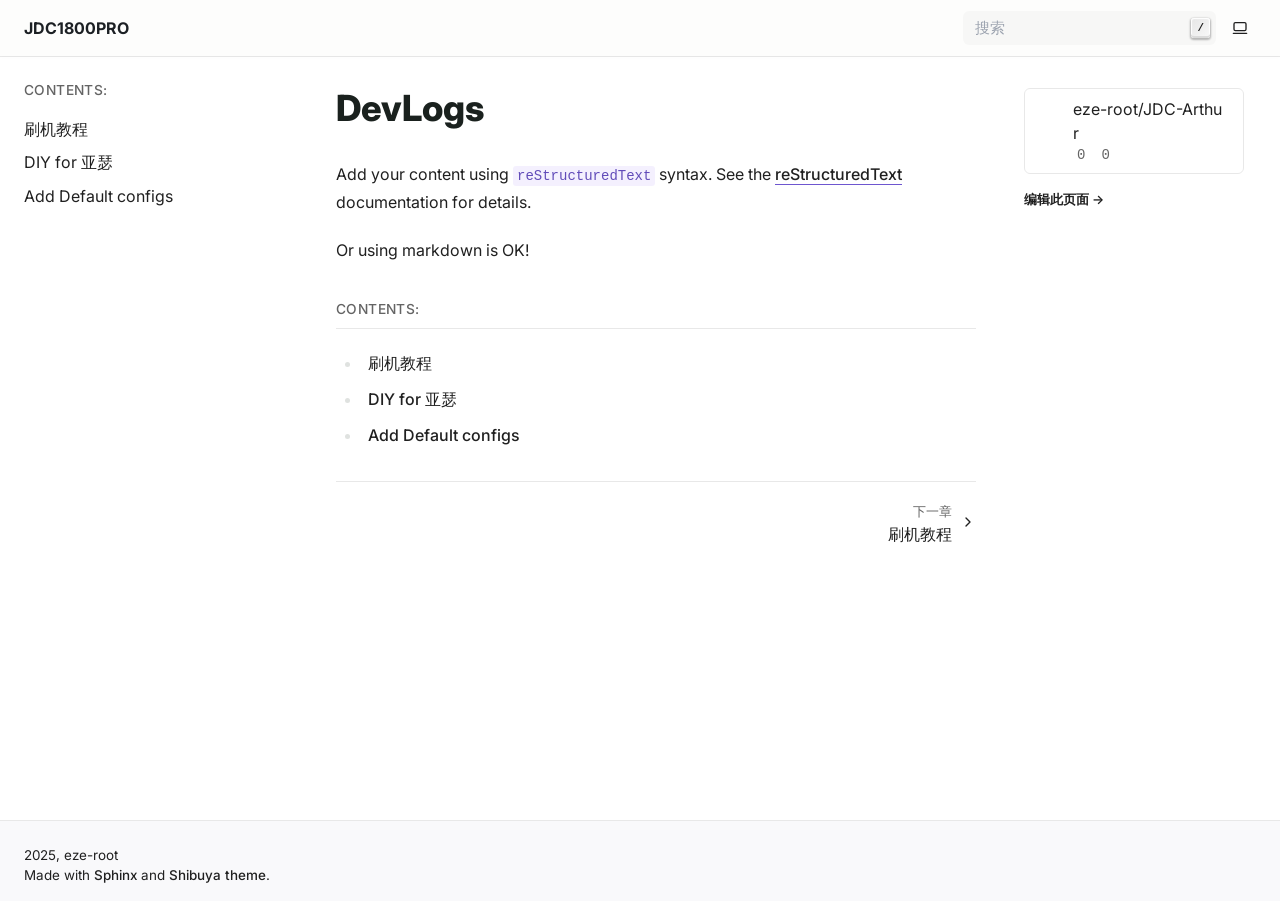
<file: index.html>
<!DOCTYPE html>
<html lang="zh" data-accent-color="violet" data-content_root="./">
<head>
  <meta charset="utf-8">
  <meta name="viewport" content="width=device-width, initial-scale=1.0"><title>JDC1800PRO 0.0.1 文档</title><link rel="index" title="索引" href="genindex.html" /><link rel="search" title="搜索" href="search.html" /><link rel="next" title="刷机教程" href="devs/tutorial.html" /><script>
    function setColorMode(t){let e=document.documentElement;e.setAttribute("data-color-mode",t);let a=window.matchMedia&&window.matchMedia("(prefers-color-scheme: dark)").matches,s=t;"auto"===t&&(s=a?"dark":"light"),"light"===s?(e.classList.remove("dark"),e.classList.add("light")):(e.classList.remove("light"),e.classList.add("dark"))}
    setColorMode(localStorage._theme||"auto");
  </script><link rel="stylesheet" type="text/css" href="_static/pygments.css?v=397bb51e" />
    <link rel="stylesheet" type="text/css" href="_static/shibuya.css?v=d0008d65" />
    <link rel="stylesheet" type="text/css" href="_static/copybutton.css?v=76b2166b" />
    <link rel="stylesheet" type="text/css" href="_static/sphinx-design.min.css?v=95c83b7e" />
    <link media="print" rel="stylesheet" type="text/css" href="_static/print.css?v=20ff2c19" />
    <link rel="stylesheet" type="text/css" href="https://cdnjs.cloudflare.com/ajax/libs/font-awesome/6.1.1/css/all.min.css" />
    <link rel="preconnect" href="https://fonts.googleapis.com">
<link rel="preconnect" href="https://fonts.gstatic.com" crossorigin>
<link href="https://fonts.googleapis.com/css2?family=Inter:wght@400;500;600;700&display=swap" rel="stylesheet">
<style>
:root {
  --sy-f-text: "Inter", var(--sy-f-sys), var(--sy-f-cjk), sans-serif;
  --sy-f-heading: "Inter", var(--sy-f-sys), var(--sy-f-cjk), sans-serif;
}
</style>
    <meta property="og:type" content="website"/><meta property="og:title" content="DevLogs"/>
<meta name="twitter:card" content="summary"/>
  </head>
<body><div class="sy-head">
  <div class="sy-head-blur"></div>
  <div class="sy-head-inner sy-container mx-auto">
    <a class="sy-head-brand" href="#">
      
      
      <strong>JDC1800PRO</strong>
    </a>
    <div class="sy-head-nav" id="HeadNav">
      <nav class="sy-head-links"></nav>
      <div class="sy-head-extra flex items-center print:hidden"><form class="searchbox flex items-center" action="search.html" method="get">
  <input type="text" name="q" placeholder="搜索" />
  <kbd>/</kbd>
</form><div class="sy-head-socials"></div></div>
    </div>
    <div class="sy-head-actions flex items-center shrink-0 print:hidden"><button class="js-theme theme-switch flex items-center"
data-aria-auto="切换到亮色模式"
data-aria-light="切换到暗色模式"
data-aria-dark="切换到自动模式">
<i class="i-lucide theme-icon"></i>
</button><button class="md:hidden flex items-center js-menu" aria-label="Menu" type="button" aria-controls="HeadNav" aria-expanded="false">
        <div class="hamburger">
          <span class="hamburger_1"></span>
          <span class="hamburger_2 -translate-x-2"></span>
          <span class="hamburger_3 -translate-x-1"></span>
        </div>
      </button>
    </div>
  </div>
</div>
<div class="sy-page sy-container flex mx-auto">
  <aside id="lside" class="sy-lside md:w-72 md:shrink-0 print:hidden">
    <div class="sy-lside-inner md:sticky">
      <div class="sy-scrollbar p-6">
        <div class="globaltoc" data-expand-depth="0"><p class="caption" role="heading" aria-level="3"><span class="caption-text">Contents:</span></p>
<ul>
<li class="toctree-l1"><a class="reference internal" href="devs/tutorial.html">刷机教程</a></li>
<li class="toctree-l1"><a class="reference internal" href="devs/intro.html">DIY for 亚瑟</a></li>
<li class="toctree-l1"><a class="reference internal" href="devs/dev.html">Add Default configs</a></li>
</ul>

        </div>
      </div>
    </div>
  </aside>
  <div class="lside-overlay js-menu" role="button" aria-label="Close left sidebar" aria-controls="lside" aria-expanded="false"></div>
  <aside id="rside" class="sy-rside pb-3 w-64 shrink-0 order-last">
    <button class="rside-close js-menu xl:hidden" aria-label="Close Table of Contents" type="button" aria-controls="rside" aria-expanded="false">
      <i class="i-lucide close"></i>
    </button>
    <div class="sy-scrollbar sy-rside-inner px-6 xl:top-16 xl:sticky xl:pl-0 pt-6 pb-4"><a class="js-repo-stats repo-stats flex items-center" href="https://github.com/eze-root/JDC-Arthur"
  data-type="github" data-user="eze-root" data-repo="JDC-Arthur">
  <span class="w-8 flex items-center justify-around shrink-0 text-3xl">
    <iconify-icon icon="simple-icons:github"></iconify-icon>
  </span>
  <span class="flex-grow px-2 break-all">
    <span>eze-root/JDC-Arthur</span>
    <span class="flex text-sm repo-stats-count">
      <span class="flex items-center pr-3">
        <iconify-icon icon="lucide:star"></iconify-icon>
        <strong class="js-repo-stars ml-1">0</strong>
      </span>
      <span class="flex items-center">
        <iconify-icon icon="lucide:git-fork"></iconify-icon>
        <strong class="js-repo-forks ml-1">0</strong>
      </span>
    </span>
  </span>
</a><div class="edit-this-page">
  <a href="https://github.com/eze-root/JDC-Arthur/blob/main/docs/index.rst">编辑此页面</a>
</div><div id="ethical-ad-placement" data-ea-publisher="readthedocs"></div></div>
  </aside>
  <div class="rside-overlay js-menu" role="button" aria-label="Close Table of Contents" aria-controls="rside" aria-expanded="false"></div>
  <main class="sy-main w-full max-sm:max-w-full print:pt-6">
<div class="sy-breadcrumbs" role="navigation">
  <div class="sy-breadcrumbs-inner flex items-center">
    <div class="md:hidden mr-3">
      <button class="js-menu" aria-label="Menu" type="button" aria-controls="lside" aria-expanded="false">
        <i class="i-lucide menu"></i>
      </button>
    </div>
    <ol class="flex-1" itemscope itemtype="https://schema.org/BreadcrumbList"><li itemprop="itemListElement" itemscope itemtype="https://schema.org/ListItem">
        <a itemprop="item" href="#"><span itemprop="name">JDC1800PRO</span></a>
        <span>/</span>
        <meta itemprop="position" content="1" />
      </li><li itemprop="itemListElement" itemscope itemtype="https://schema.org/ListItem">
        <strong itemprop="name">DevLogs</strong>
        <meta itemprop="position" content="2" />
      </li></ol>
    <div class="xl:hidden ml-1">
      <button class="js-menu" aria-label="Show table of contents" type="button" aria-controls="rside"
        aria-expanded="false">
        <i class="i-lucide outdent"></i>
      </button>
    </div>
  </div>
</div><div class="flex flex-col break-words justify-between">
      <div class="min-w-0 max-w-6xl px-6 pb-6 pt-8 xl:px-12">
        <article class="yue" role="main">
          <section id="devlogs">
<h1>DevLogs<a class="headerlink" href="#devlogs" title="Link to this heading">¶</a></h1>
<p>Add your content using <code class="docutils literal notranslate"><span class="pre">reStructuredText</span></code> syntax. See the
<a class="reference external" href="https://www.sphinx-doc.org/en/master/usage/restructuredtext/index.html">reStructuredText</a>
documentation for details.</p>
<p>Or using markdown is OK!</p>
<div class="toctree-wrapper compound">
<p class="caption" role="heading"><span class="caption-text">Contents:</span></p>
<ul>
<li class="toctree-l1"><a class="reference internal" href="devs/tutorial.html">刷机教程</a></li>
<li class="toctree-l1"><a class="reference internal" href="devs/intro.html">DIY for 亚瑟</a></li>
<li class="toctree-l1"><a class="reference internal" href="devs/dev.html">Add Default configs</a></li>
</ul>
</div>
</section>

        </article><button class="back-to-top" type="button">
  <svg xmlns="http://www.w3.org/2000/svg" viewBox="0 0 24 24">
    <path d="M13 20h-2V8l-5.5 5.5-1.42-1.42L12 4.16l7.92 7.92-1.42 1.42L13 8v12z"></path>
  </svg>
  <span>回到顶部</span>
</button><div class="navigation flex print:hidden"><div class="navigation-next">
    <a href="devs/tutorial.html">
      <div class="page-info">
        <span>下一章</span>
        <div class="title">刷机教程</div>
      </div>
      <i class="i-lucide chevron-right"></i>
    </a>
  </div></div></div>
    </div>
  </main>
</div>
<footer class="sy-foot">
  <div class="sy-foot-inner sy-container mx-auto">
    <div class="sy-foot-reserved md:flex justify-between items-center">
      <div class="sy-foot-copyright"><p>2025, eze-root</p>
  
  <p>
    Made with
    
    <a href="https://www.sphinx-doc.org/">Sphinx</a> and
    
    <a href="https://shibuya.lepture.com">Shibuya theme</a>.
  </p>
</div>
      <div class="sy-foot-socials"></div>
    </div>
  </div>
</footer>
      <script src="_static/documentation_options.js?v=a1b8b494"></script>
      <script src="_static/doctools.js?v=9bcbadda"></script>
      <script src="_static/sphinx_highlight.js?v=dc90522c"></script>
      <script src="_static/clipboard.min.js?v=a7894cd8"></script>
      <script src="_static/copybutton.js?v=f281be69"></script>
      <script src="_static/design-tabs.js?v=f930bc37"></script>
      <script src="_static/shibuya.js?v=1d2088d1"></script></body>
</html>
</file>
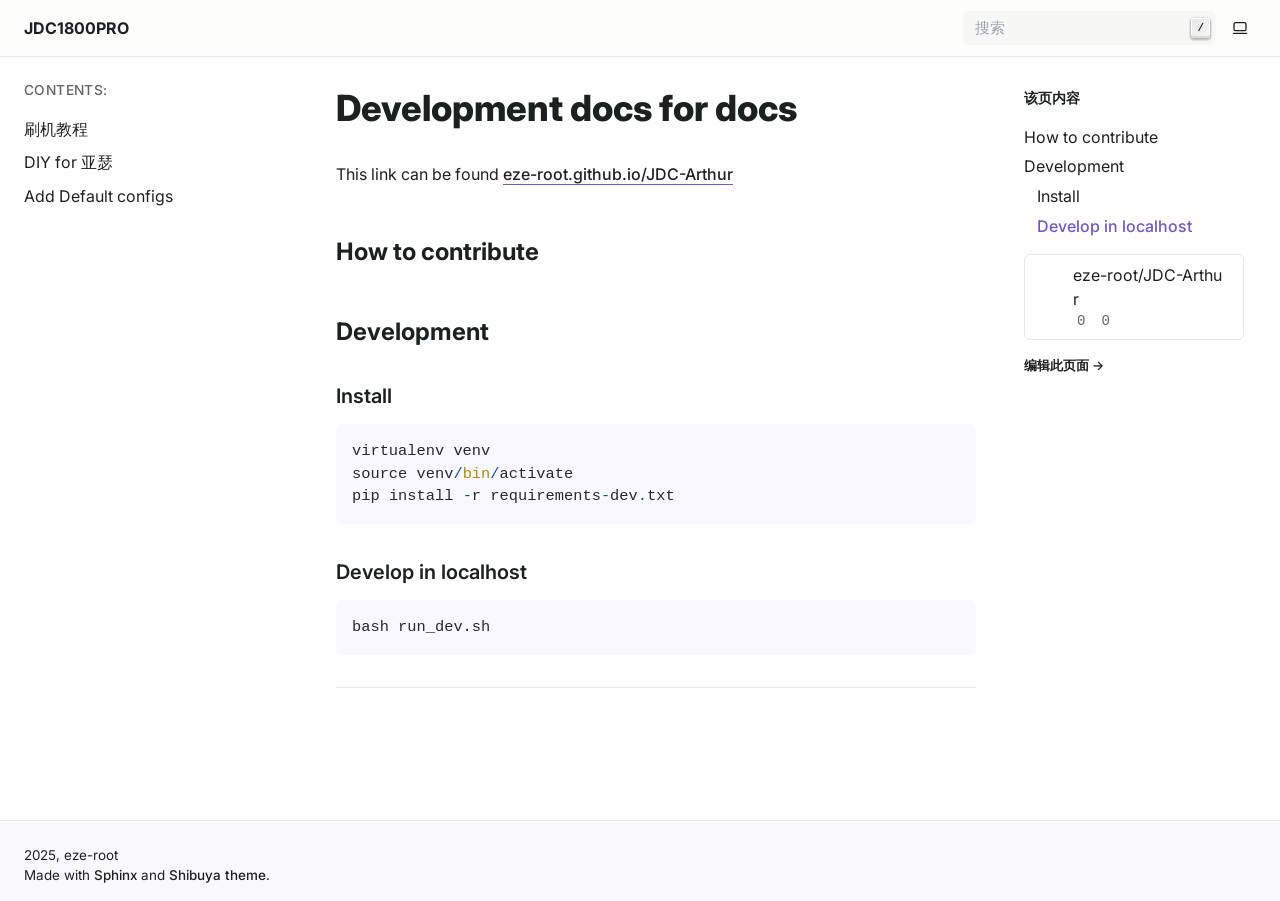
<file: readme.html>
<!DOCTYPE html>
<html lang="zh" data-accent-color="violet" data-content_root="./">
<head>
  <meta charset="utf-8">
  <meta name="viewport" content="width=device-width, initial-scale=1.0"><title>Development docs for docs - JDC1800PRO 0.0.1 文档</title><link rel="index" title="索引" href="genindex.html" /><link rel="search" title="搜索" href="search.html" /><script>
    function setColorMode(t){let e=document.documentElement;e.setAttribute("data-color-mode",t);let a=window.matchMedia&&window.matchMedia("(prefers-color-scheme: dark)").matches,s=t;"auto"===t&&(s=a?"dark":"light"),"light"===s?(e.classList.remove("dark"),e.classList.add("light")):(e.classList.remove("light"),e.classList.add("dark"))}
    setColorMode(localStorage._theme||"auto");
  </script><link rel="stylesheet" type="text/css" href="_static/pygments.css?v=397bb51e" />
    <link rel="stylesheet" type="text/css" href="_static/shibuya.css?v=d0008d65" />
    <link rel="stylesheet" type="text/css" href="_static/copybutton.css?v=76b2166b" />
    <link rel="stylesheet" type="text/css" href="_static/sphinx-design.min.css?v=95c83b7e" />
    <link media="print" rel="stylesheet" type="text/css" href="_static/print.css?v=20ff2c19" />
    <link rel="stylesheet" type="text/css" href="https://cdnjs.cloudflare.com/ajax/libs/font-awesome/6.1.1/css/all.min.css" />
    <link rel="preconnect" href="https://fonts.googleapis.com">
<link rel="preconnect" href="https://fonts.gstatic.com" crossorigin>
<link href="https://fonts.googleapis.com/css2?family=Inter:wght@400;500;600;700&display=swap" rel="stylesheet">
<style>
:root {
  --sy-f-text: "Inter", var(--sy-f-sys), var(--sy-f-cjk), sans-serif;
  --sy-f-heading: "Inter", var(--sy-f-sys), var(--sy-f-cjk), sans-serif;
}
</style>
    <meta property="og:type" content="website"/><meta property="og:title" content="Development docs for docs"/>
<meta name="twitter:card" content="summary"/>
  </head>
<body><div class="sy-head">
  <div class="sy-head-blur"></div>
  <div class="sy-head-inner sy-container mx-auto">
    <a class="sy-head-brand" href="index.html">
      
      
      <strong>JDC1800PRO</strong>
    </a>
    <div class="sy-head-nav" id="HeadNav">
      <nav class="sy-head-links"></nav>
      <div class="sy-head-extra flex items-center print:hidden"><form class="searchbox flex items-center" action="search.html" method="get">
  <input type="text" name="q" placeholder="搜索" />
  <kbd>/</kbd>
</form><div class="sy-head-socials"></div></div>
    </div>
    <div class="sy-head-actions flex items-center shrink-0 print:hidden"><button class="js-theme theme-switch flex items-center"
data-aria-auto="切换到亮色模式"
data-aria-light="切换到暗色模式"
data-aria-dark="切换到自动模式">
<i class="i-lucide theme-icon"></i>
</button><button class="md:hidden flex items-center js-menu" aria-label="Menu" type="button" aria-controls="HeadNav" aria-expanded="false">
        <div class="hamburger">
          <span class="hamburger_1"></span>
          <span class="hamburger_2 -translate-x-2"></span>
          <span class="hamburger_3 -translate-x-1"></span>
        </div>
      </button>
    </div>
  </div>
</div>
<div class="sy-page sy-container flex mx-auto">
  <aside id="lside" class="sy-lside md:w-72 md:shrink-0 print:hidden">
    <div class="sy-lside-inner md:sticky">
      <div class="sy-scrollbar p-6">
        <div class="globaltoc" data-expand-depth="0"><p class="caption" role="heading" aria-level="3"><span class="caption-text">Contents:</span></p>
<ul>
<li class="toctree-l1"><a class="reference internal" href="devs/tutorial.html">刷机教程</a></li>
<li class="toctree-l1"><a class="reference internal" href="devs/intro.html">DIY for 亚瑟</a></li>
<li class="toctree-l1"><a class="reference internal" href="devs/dev.html">Add Default configs</a></li>
</ul>

        </div>
      </div>
    </div>
  </aside>
  <div class="lside-overlay js-menu" role="button" aria-label="Close left sidebar" aria-controls="lside" aria-expanded="false"></div>
  <aside id="rside" class="sy-rside pb-3 w-64 shrink-0 order-last">
    <button class="rside-close js-menu xl:hidden" aria-label="Close Table of Contents" type="button" aria-controls="rside" aria-expanded="false">
      <i class="i-lucide close"></i>
    </button>
    <div class="sy-scrollbar sy-rside-inner px-6 xl:top-16 xl:sticky xl:pl-0 pt-6 pb-4"><div class="localtoc"><h3>该页内容</h3><ul>
<li><a class="reference internal" href="#how-to-contribute">How to contribute</a></li>
<li><a class="reference internal" href="#development">Development</a><ul>
<li><a class="reference internal" href="#install">Install</a></li>
<li><a class="reference internal" href="#develop-in-localhost">Develop in localhost</a></li>
</ul>
</li>
</ul>
</div><a class="js-repo-stats repo-stats flex items-center" href="https://github.com/eze-root/JDC-Arthur"
  data-type="github" data-user="eze-root" data-repo="JDC-Arthur">
  <span class="w-8 flex items-center justify-around shrink-0 text-3xl">
    <iconify-icon icon="simple-icons:github"></iconify-icon>
  </span>
  <span class="flex-grow px-2 break-all">
    <span>eze-root/JDC-Arthur</span>
    <span class="flex text-sm repo-stats-count">
      <span class="flex items-center pr-3">
        <iconify-icon icon="lucide:star"></iconify-icon>
        <strong class="js-repo-stars ml-1">0</strong>
      </span>
      <span class="flex items-center">
        <iconify-icon icon="lucide:git-fork"></iconify-icon>
        <strong class="js-repo-forks ml-1">0</strong>
      </span>
    </span>
  </span>
</a><div class="edit-this-page">
  <a href="https://github.com/eze-root/JDC-Arthur/blob/main/docs/readme.md">编辑此页面</a>
</div><div id="ethical-ad-placement" data-ea-publisher="readthedocs"></div></div>
  </aside>
  <div class="rside-overlay js-menu" role="button" aria-label="Close Table of Contents" aria-controls="rside" aria-expanded="false"></div>
  <main class="sy-main w-full max-sm:max-w-full print:pt-6">
<div class="sy-breadcrumbs" role="navigation">
  <div class="sy-breadcrumbs-inner flex items-center">
    <div class="md:hidden mr-3">
      <button class="js-menu" aria-label="Menu" type="button" aria-controls="lside" aria-expanded="false">
        <i class="i-lucide menu"></i>
      </button>
    </div>
    <ol class="flex-1" itemscope itemtype="https://schema.org/BreadcrumbList"><li itemprop="itemListElement" itemscope itemtype="https://schema.org/ListItem">
        <a itemprop="item" href="index.html"><span itemprop="name">JDC1800PRO</span></a>
        <span>/</span>
        <meta itemprop="position" content="1" />
      </li><li itemprop="itemListElement" itemscope itemtype="https://schema.org/ListItem">
        <strong itemprop="name">Development docs for docs</strong>
        <meta itemprop="position" content="2" />
      </li></ol>
    <div class="xl:hidden ml-1">
      <button class="js-menu" aria-label="Show table of contents" type="button" aria-controls="rside"
        aria-expanded="false">
        <i class="i-lucide outdent"></i>
      </button>
    </div>
  </div>
</div><div class="flex flex-col break-words justify-between">
      <div class="min-w-0 max-w-6xl px-6 pb-6 pt-8 xl:px-12">
        <article class="yue" role="main">
          <section class="tex2jax_ignore mathjax_ignore" id="development-docs-for-docs">
<h1>Development docs for docs<a class="headerlink" href="#development-docs-for-docs" title="Link to this heading">¶</a></h1>
<p>This link can be found <a class="reference external" href="https://eze-root.github.io/JDC-Arthur/"> eze-root.github.io/JDC-Arthur </a></p>
<section id="how-to-contribute">
<h2>How to contribute<a class="headerlink" href="#how-to-contribute" title="Link to this heading">¶</a></h2>
</section>
<section id="development">
<h2>Development<a class="headerlink" href="#development" title="Link to this heading">¶</a></h2>
<section id="install">
<h3>Install<a class="headerlink" href="#install" title="Link to this heading">¶</a></h3>
<div class="highlight-python notranslate"><div class="highlight"><pre><span></span><span data-line="1"><span class="n">virtualenv</span> <span class="n">venv</span>
</span><span data-line="2"><span class="n">source</span> <span class="n">venv</span><span class="o">/</span><span class="nb">bin</span><span class="o">/</span><span class="n">activate</span>
</span><span data-line="3"><span class="n">pip</span> <span class="n">install</span> <span class="o">-</span><span class="n">r</span> <span class="n">requirements</span><span class="o">-</span><span class="n">dev</span><span class="o">.</span><span class="n">txt</span>
</span></pre></div>
</div>
</section>
<section id="develop-in-localhost">
<h3>Develop in localhost<a class="headerlink" href="#develop-in-localhost" title="Link to this heading">¶</a></h3>
<div class="highlight-bash notranslate"><div class="highlight"><pre><span></span><span data-line="1">bash<span class="w"> </span>run_dev.sh
</span></pre></div>
</div>
</section>
</section>
</section>

        </article><button class="back-to-top" type="button">
  <svg xmlns="http://www.w3.org/2000/svg" viewBox="0 0 24 24">
    <path d="M13 20h-2V8l-5.5 5.5-1.42-1.42L12 4.16l7.92 7.92-1.42 1.42L13 8v12z"></path>
  </svg>
  <span>回到顶部</span>
</button><div class="navigation flex print:hidden"></div></div>
    </div>
  </main>
</div>
<footer class="sy-foot">
  <div class="sy-foot-inner sy-container mx-auto">
    <div class="sy-foot-reserved md:flex justify-between items-center">
      <div class="sy-foot-copyright"><p>2025, eze-root</p>
  
  <p>
    Made with
    
    <a href="https://www.sphinx-doc.org/">Sphinx</a> and
    
    <a href="https://shibuya.lepture.com">Shibuya theme</a>.
  </p>
</div>
      <div class="sy-foot-socials"></div>
    </div>
  </div>
</footer>
      <script src="_static/documentation_options.js?v=a1b8b494"></script>
      <script src="_static/doctools.js?v=9bcbadda"></script>
      <script src="_static/sphinx_highlight.js?v=dc90522c"></script>
      <script src="_static/clipboard.min.js?v=a7894cd8"></script>
      <script src="_static/copybutton.js?v=f281be69"></script>
      <script src="_static/design-tabs.js?v=f930bc37"></script>
      <script src="_static/shibuya.js?v=1d2088d1"></script></body>
</html>
</file>
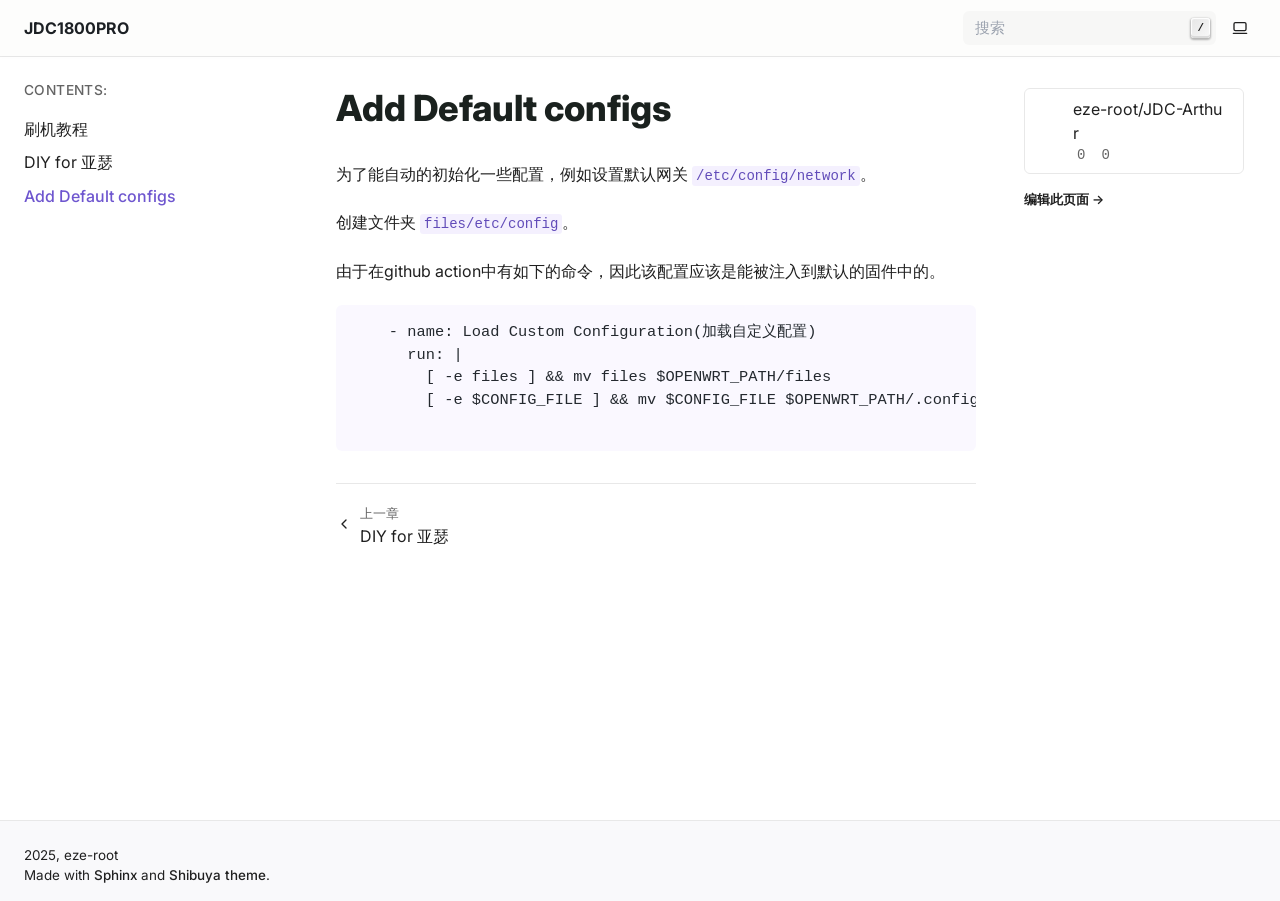
<file: devs/dev.html>
<!DOCTYPE html>
<html lang="zh" data-accent-color="violet" data-content_root="../">
<head>
  <meta charset="utf-8">
  <meta name="viewport" content="width=device-width, initial-scale=1.0"><title>Add Default configs - JDC1800PRO 0.0.1 文档</title><link rel="index" title="索引" href="../genindex.html" /><link rel="search" title="搜索" href="../search.html" /><link rel="prev" title="DIY for 亚瑟" href="intro.html" /><script>
    function setColorMode(t){let e=document.documentElement;e.setAttribute("data-color-mode",t);let a=window.matchMedia&&window.matchMedia("(prefers-color-scheme: dark)").matches,s=t;"auto"===t&&(s=a?"dark":"light"),"light"===s?(e.classList.remove("dark"),e.classList.add("light")):(e.classList.remove("light"),e.classList.add("dark"))}
    setColorMode(localStorage._theme||"auto");
  </script><link rel="stylesheet" type="text/css" href="../_static/pygments.css?v=397bb51e" />
    <link rel="stylesheet" type="text/css" href="../_static/shibuya.css?v=d0008d65" />
    <link rel="stylesheet" type="text/css" href="../_static/copybutton.css?v=76b2166b" />
    <link rel="stylesheet" type="text/css" href="../_static/sphinx-design.min.css?v=95c83b7e" />
    <link media="print" rel="stylesheet" type="text/css" href="../_static/print.css?v=20ff2c19" />
    <link rel="stylesheet" type="text/css" href="https://cdnjs.cloudflare.com/ajax/libs/font-awesome/6.1.1/css/all.min.css" />
    <link rel="preconnect" href="https://fonts.googleapis.com">
<link rel="preconnect" href="https://fonts.gstatic.com" crossorigin>
<link href="https://fonts.googleapis.com/css2?family=Inter:wght@400;500;600;700&display=swap" rel="stylesheet">
<style>
:root {
  --sy-f-text: "Inter", var(--sy-f-sys), var(--sy-f-cjk), sans-serif;
  --sy-f-heading: "Inter", var(--sy-f-sys), var(--sy-f-cjk), sans-serif;
}
</style>
    <meta property="og:type" content="website"/><meta property="og:title" content="Add Default configs"/>
<meta name="twitter:card" content="summary"/>
  </head>
<body><div class="sy-head">
  <div class="sy-head-blur"></div>
  <div class="sy-head-inner sy-container mx-auto">
    <a class="sy-head-brand" href="../index.html">
      
      
      <strong>JDC1800PRO</strong>
    </a>
    <div class="sy-head-nav" id="HeadNav">
      <nav class="sy-head-links"></nav>
      <div class="sy-head-extra flex items-center print:hidden"><form class="searchbox flex items-center" action="../search.html" method="get">
  <input type="text" name="q" placeholder="搜索" />
  <kbd>/</kbd>
</form><div class="sy-head-socials"></div></div>
    </div>
    <div class="sy-head-actions flex items-center shrink-0 print:hidden"><button class="js-theme theme-switch flex items-center"
data-aria-auto="切换到亮色模式"
data-aria-light="切换到暗色模式"
data-aria-dark="切换到自动模式">
<i class="i-lucide theme-icon"></i>
</button><button class="md:hidden flex items-center js-menu" aria-label="Menu" type="button" aria-controls="HeadNav" aria-expanded="false">
        <div class="hamburger">
          <span class="hamburger_1"></span>
          <span class="hamburger_2 -translate-x-2"></span>
          <span class="hamburger_3 -translate-x-1"></span>
        </div>
      </button>
    </div>
  </div>
</div>
<div class="sy-page sy-container flex mx-auto">
  <aside id="lside" class="sy-lside md:w-72 md:shrink-0 print:hidden">
    <div class="sy-lside-inner md:sticky">
      <div class="sy-scrollbar p-6">
        <div class="globaltoc" data-expand-depth="0"><p class="caption" role="heading" aria-level="3"><span class="caption-text">Contents:</span></p>
<ul class="current">
<li class="toctree-l1"><a class="reference internal" href="tutorial.html">刷机教程</a></li>
<li class="toctree-l1"><a class="reference internal" href="intro.html">DIY for 亚瑟</a></li>
<li class="toctree-l1 current"><a class="current reference internal" href="#">Add Default configs</a></li>
</ul>

        </div>
      </div>
    </div>
  </aside>
  <div class="lside-overlay js-menu" role="button" aria-label="Close left sidebar" aria-controls="lside" aria-expanded="false"></div>
  <aside id="rside" class="sy-rside pb-3 w-64 shrink-0 order-last">
    <button class="rside-close js-menu xl:hidden" aria-label="Close Table of Contents" type="button" aria-controls="rside" aria-expanded="false">
      <i class="i-lucide close"></i>
    </button>
    <div class="sy-scrollbar sy-rside-inner px-6 xl:top-16 xl:sticky xl:pl-0 pt-6 pb-4"><a class="js-repo-stats repo-stats flex items-center" href="https://github.com/eze-root/JDC-Arthur"
  data-type="github" data-user="eze-root" data-repo="JDC-Arthur">
  <span class="w-8 flex items-center justify-around shrink-0 text-3xl">
    <iconify-icon icon="simple-icons:github"></iconify-icon>
  </span>
  <span class="flex-grow px-2 break-all">
    <span>eze-root/JDC-Arthur</span>
    <span class="flex text-sm repo-stats-count">
      <span class="flex items-center pr-3">
        <iconify-icon icon="lucide:star"></iconify-icon>
        <strong class="js-repo-stars ml-1">0</strong>
      </span>
      <span class="flex items-center">
        <iconify-icon icon="lucide:git-fork"></iconify-icon>
        <strong class="js-repo-forks ml-1">0</strong>
      </span>
    </span>
  </span>
</a><div class="edit-this-page">
  <a href="https://github.com/eze-root/JDC-Arthur/blob/main/docs/devs/dev.md">编辑此页面</a>
</div><div id="ethical-ad-placement" data-ea-publisher="readthedocs"></div></div>
  </aside>
  <div class="rside-overlay js-menu" role="button" aria-label="Close Table of Contents" aria-controls="rside" aria-expanded="false"></div>
  <main class="sy-main w-full max-sm:max-w-full print:pt-6">
<div class="sy-breadcrumbs" role="navigation">
  <div class="sy-breadcrumbs-inner flex items-center">
    <div class="md:hidden mr-3">
      <button class="js-menu" aria-label="Menu" type="button" aria-controls="lside" aria-expanded="false">
        <i class="i-lucide menu"></i>
      </button>
    </div>
    <ol class="flex-1" itemscope itemtype="https://schema.org/BreadcrumbList"><li itemprop="itemListElement" itemscope itemtype="https://schema.org/ListItem">
        <a itemprop="item" href="../index.html"><span itemprop="name">JDC1800PRO</span></a>
        <span>/</span>
        <meta itemprop="position" content="1" />
      </li><li itemprop="itemListElement" itemscope itemtype="https://schema.org/ListItem">
        <strong itemprop="name">Add Default configs</strong>
        <meta itemprop="position" content="2" />
      </li></ol>
    <div class="xl:hidden ml-1">
      <button class="js-menu" aria-label="Show table of contents" type="button" aria-controls="rside"
        aria-expanded="false">
        <i class="i-lucide outdent"></i>
      </button>
    </div>
  </div>
</div><div class="flex flex-col break-words justify-between">
      <div class="min-w-0 max-w-6xl px-6 pb-6 pt-8 xl:px-12">
        <article class="yue" role="main">
          <section class="tex2jax_ignore mathjax_ignore" id="add-default-configs">
<h1>Add Default configs<a class="headerlink" href="#add-default-configs" title="Link to this heading">¶</a></h1>
<p>为了能自动的初始化一些配置，例如设置默认网关 <code class="docutils literal notranslate"><span class="pre">/etc/config/network</span></code>。</p>
<p>创建文件夹 <code class="docutils literal notranslate"><span class="pre">files/etc/config</span></code>。</p>
<p>由于在github action中有如下的命令，因此该配置应该是能被注入到默认的固件中的。</p>
<div class="highlight-default notranslate"><div class="highlight"><pre><span></span><span data-line="1">    - name: Load Custom Configuration(加载自定义配置)
</span><span data-line="2">      run: |
</span><span data-line="3">        [ -e files ] &amp;&amp; mv files $OPENWRT_PATH/files
</span><span data-line="4">        [ -e $CONFIG_FILE ] &amp;&amp; mv $CONFIG_FILE $OPENWRT_PATH/.config
</span><span data-line="5">
</span></pre></div>
</div>
</section>

        </article><button class="back-to-top" type="button">
  <svg xmlns="http://www.w3.org/2000/svg" viewBox="0 0 24 24">
    <path d="M13 20h-2V8l-5.5 5.5-1.42-1.42L12 4.16l7.92 7.92-1.42 1.42L13 8v12z"></path>
  </svg>
  <span>回到顶部</span>
</button><div class="navigation flex print:hidden"><div class="navigation-prev">
    <a href="intro.html">
      <i class="i-lucide chevron-left"></i>
      <div class="page-info">
        <span>上一章</span><div class="title">DIY for 亚瑟</div></div>
    </a>
  </div></div></div>
    </div>
  </main>
</div>
<footer class="sy-foot">
  <div class="sy-foot-inner sy-container mx-auto">
    <div class="sy-foot-reserved md:flex justify-between items-center">
      <div class="sy-foot-copyright"><p>2025, eze-root</p>
  
  <p>
    Made with
    
    <a href="https://www.sphinx-doc.org/">Sphinx</a> and
    
    <a href="https://shibuya.lepture.com">Shibuya theme</a>.
  </p>
</div>
      <div class="sy-foot-socials"></div>
    </div>
  </div>
</footer>
      <script src="../_static/documentation_options.js?v=a1b8b494"></script>
      <script src="../_static/doctools.js?v=9bcbadda"></script>
      <script src="../_static/sphinx_highlight.js?v=dc90522c"></script>
      <script src="../_static/clipboard.min.js?v=a7894cd8"></script>
      <script src="../_static/copybutton.js?v=f281be69"></script>
      <script src="../_static/design-tabs.js?v=f930bc37"></script>
      <script src="../_static/shibuya.js?v=1d2088d1"></script></body>
</html>
</file>
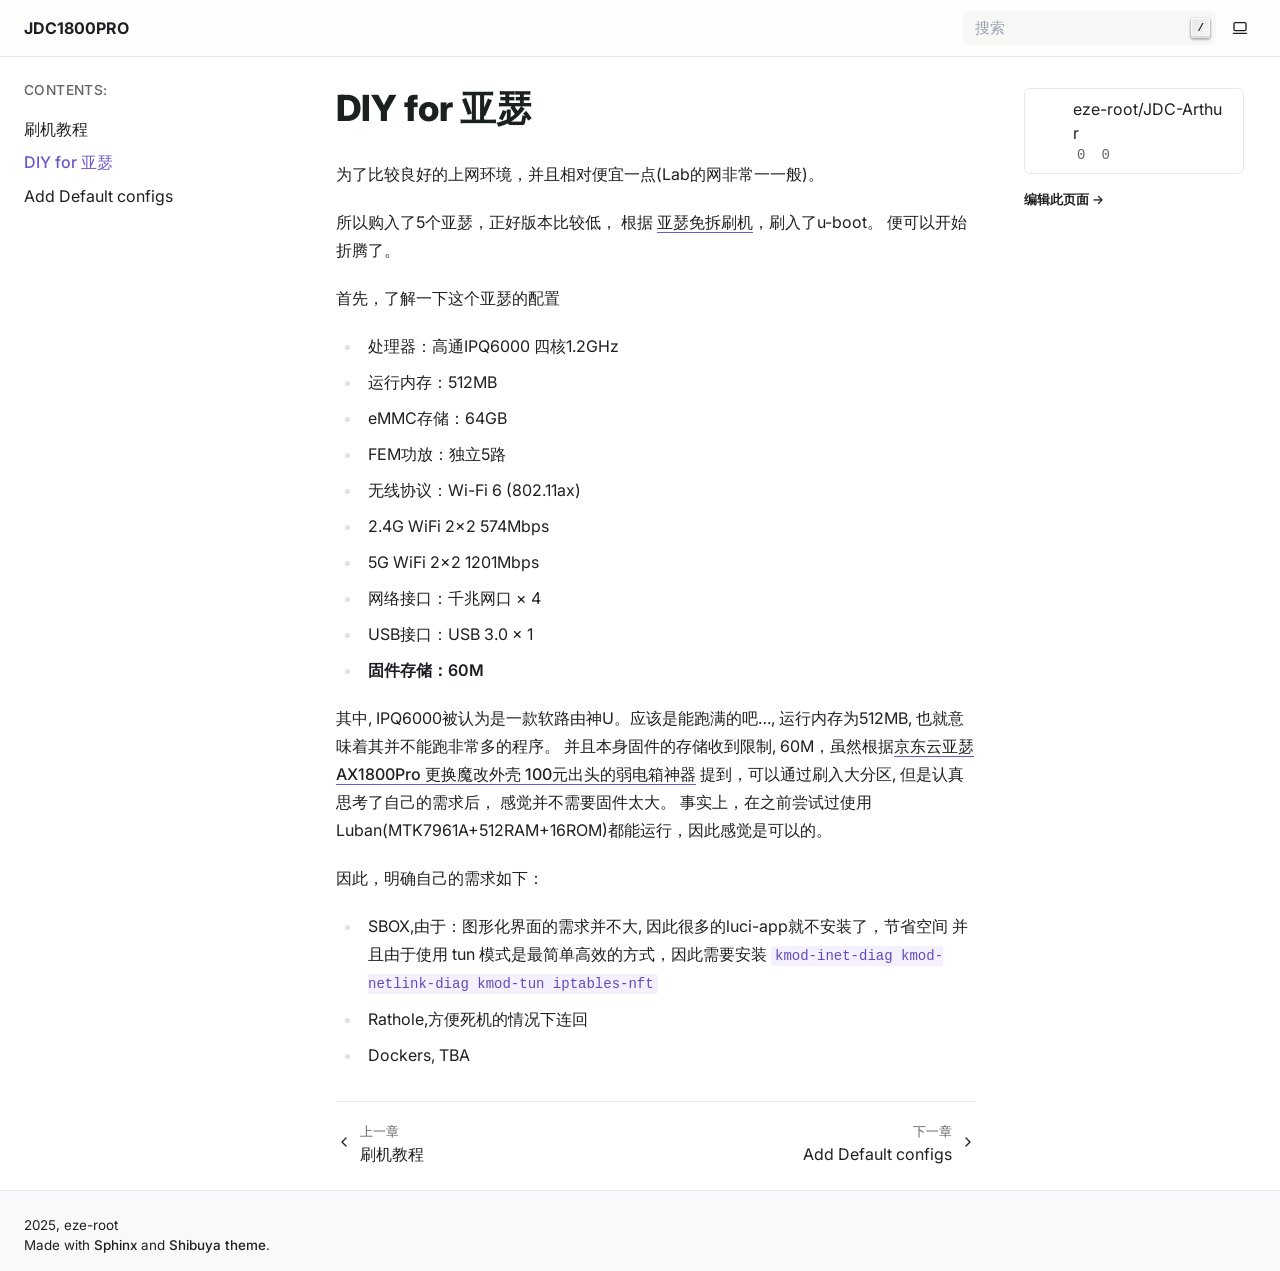
<file: devs/intro.html>
<!DOCTYPE html>
<html lang="zh" data-accent-color="violet" data-content_root="../">
<head>
  <meta charset="utf-8">
  <meta name="viewport" content="width=device-width, initial-scale=1.0"><title>DIY for 亚瑟 - JDC1800PRO 0.0.1 文档</title><link rel="index" title="索引" href="../genindex.html" /><link rel="search" title="搜索" href="../search.html" /><link rel="next" title="Add Default configs" href="dev.html" /><link rel="prev" title="刷机教程" href="tutorial.html" /><script>
    function setColorMode(t){let e=document.documentElement;e.setAttribute("data-color-mode",t);let a=window.matchMedia&&window.matchMedia("(prefers-color-scheme: dark)").matches,s=t;"auto"===t&&(s=a?"dark":"light"),"light"===s?(e.classList.remove("dark"),e.classList.add("light")):(e.classList.remove("light"),e.classList.add("dark"))}
    setColorMode(localStorage._theme||"auto");
  </script><link rel="stylesheet" type="text/css" href="../_static/pygments.css?v=397bb51e" />
    <link rel="stylesheet" type="text/css" href="../_static/shibuya.css?v=d0008d65" />
    <link rel="stylesheet" type="text/css" href="../_static/copybutton.css?v=76b2166b" />
    <link rel="stylesheet" type="text/css" href="../_static/sphinx-design.min.css?v=95c83b7e" />
    <link media="print" rel="stylesheet" type="text/css" href="../_static/print.css?v=20ff2c19" />
    <link rel="stylesheet" type="text/css" href="https://cdnjs.cloudflare.com/ajax/libs/font-awesome/6.1.1/css/all.min.css" />
    <link rel="preconnect" href="https://fonts.googleapis.com">
<link rel="preconnect" href="https://fonts.gstatic.com" crossorigin>
<link href="https://fonts.googleapis.com/css2?family=Inter:wght@400;500;600;700&display=swap" rel="stylesheet">
<style>
:root {
  --sy-f-text: "Inter", var(--sy-f-sys), var(--sy-f-cjk), sans-serif;
  --sy-f-heading: "Inter", var(--sy-f-sys), var(--sy-f-cjk), sans-serif;
}
</style>
    <meta property="og:type" content="website"/><meta property="og:title" content="DIY for 亚瑟"/>
<meta name="twitter:card" content="summary"/>
  </head>
<body><div class="sy-head">
  <div class="sy-head-blur"></div>
  <div class="sy-head-inner sy-container mx-auto">
    <a class="sy-head-brand" href="../index.html">
      
      
      <strong>JDC1800PRO</strong>
    </a>
    <div class="sy-head-nav" id="HeadNav">
      <nav class="sy-head-links"></nav>
      <div class="sy-head-extra flex items-center print:hidden"><form class="searchbox flex items-center" action="../search.html" method="get">
  <input type="text" name="q" placeholder="搜索" />
  <kbd>/</kbd>
</form><div class="sy-head-socials"></div></div>
    </div>
    <div class="sy-head-actions flex items-center shrink-0 print:hidden"><button class="js-theme theme-switch flex items-center"
data-aria-auto="切换到亮色模式"
data-aria-light="切换到暗色模式"
data-aria-dark="切换到自动模式">
<i class="i-lucide theme-icon"></i>
</button><button class="md:hidden flex items-center js-menu" aria-label="Menu" type="button" aria-controls="HeadNav" aria-expanded="false">
        <div class="hamburger">
          <span class="hamburger_1"></span>
          <span class="hamburger_2 -translate-x-2"></span>
          <span class="hamburger_3 -translate-x-1"></span>
        </div>
      </button>
    </div>
  </div>
</div>
<div class="sy-page sy-container flex mx-auto">
  <aside id="lside" class="sy-lside md:w-72 md:shrink-0 print:hidden">
    <div class="sy-lside-inner md:sticky">
      <div class="sy-scrollbar p-6">
        <div class="globaltoc" data-expand-depth="0"><p class="caption" role="heading" aria-level="3"><span class="caption-text">Contents:</span></p>
<ul class="current">
<li class="toctree-l1"><a class="reference internal" href="tutorial.html">刷机教程</a></li>
<li class="toctree-l1 current"><a class="current reference internal" href="#">DIY for 亚瑟</a></li>
<li class="toctree-l1"><a class="reference internal" href="dev.html">Add Default configs</a></li>
</ul>

        </div>
      </div>
    </div>
  </aside>
  <div class="lside-overlay js-menu" role="button" aria-label="Close left sidebar" aria-controls="lside" aria-expanded="false"></div>
  <aside id="rside" class="sy-rside pb-3 w-64 shrink-0 order-last">
    <button class="rside-close js-menu xl:hidden" aria-label="Close Table of Contents" type="button" aria-controls="rside" aria-expanded="false">
      <i class="i-lucide close"></i>
    </button>
    <div class="sy-scrollbar sy-rside-inner px-6 xl:top-16 xl:sticky xl:pl-0 pt-6 pb-4"><a class="js-repo-stats repo-stats flex items-center" href="https://github.com/eze-root/JDC-Arthur"
  data-type="github" data-user="eze-root" data-repo="JDC-Arthur">
  <span class="w-8 flex items-center justify-around shrink-0 text-3xl">
    <iconify-icon icon="simple-icons:github"></iconify-icon>
  </span>
  <span class="flex-grow px-2 break-all">
    <span>eze-root/JDC-Arthur</span>
    <span class="flex text-sm repo-stats-count">
      <span class="flex items-center pr-3">
        <iconify-icon icon="lucide:star"></iconify-icon>
        <strong class="js-repo-stars ml-1">0</strong>
      </span>
      <span class="flex items-center">
        <iconify-icon icon="lucide:git-fork"></iconify-icon>
        <strong class="js-repo-forks ml-1">0</strong>
      </span>
    </span>
  </span>
</a><div class="edit-this-page">
  <a href="https://github.com/eze-root/JDC-Arthur/blob/main/docs/devs/intro.md">编辑此页面</a>
</div><div id="ethical-ad-placement" data-ea-publisher="readthedocs"></div></div>
  </aside>
  <div class="rside-overlay js-menu" role="button" aria-label="Close Table of Contents" aria-controls="rside" aria-expanded="false"></div>
  <main class="sy-main w-full max-sm:max-w-full print:pt-6">
<div class="sy-breadcrumbs" role="navigation">
  <div class="sy-breadcrumbs-inner flex items-center">
    <div class="md:hidden mr-3">
      <button class="js-menu" aria-label="Menu" type="button" aria-controls="lside" aria-expanded="false">
        <i class="i-lucide menu"></i>
      </button>
    </div>
    <ol class="flex-1" itemscope itemtype="https://schema.org/BreadcrumbList"><li itemprop="itemListElement" itemscope itemtype="https://schema.org/ListItem">
        <a itemprop="item" href="../index.html"><span itemprop="name">JDC1800PRO</span></a>
        <span>/</span>
        <meta itemprop="position" content="1" />
      </li><li itemprop="itemListElement" itemscope itemtype="https://schema.org/ListItem">
        <strong itemprop="name">DIY for 亚瑟</strong>
        <meta itemprop="position" content="2" />
      </li></ol>
    <div class="xl:hidden ml-1">
      <button class="js-menu" aria-label="Show table of contents" type="button" aria-controls="rside"
        aria-expanded="false">
        <i class="i-lucide outdent"></i>
      </button>
    </div>
  </div>
</div><div class="flex flex-col break-words justify-between">
      <div class="min-w-0 max-w-6xl px-6 pb-6 pt-8 xl:px-12">
        <article class="yue" role="main">
          <section class="tex2jax_ignore mathjax_ignore" id="diy-for">
<h1>DIY for 亚瑟<a class="headerlink" href="#diy-for" title="Link to this heading">¶</a></h1>
<p>为了比较良好的上网环境，并且相对便宜一点(Lab的网非常一一般)。</p>
<p>所以购入了5个亚瑟，正好版本比较低， 根据 <a class="reference external" href="https://mao.fan/article/72">亚瑟免拆刷机</a>，刷入了u-boot。
便可以开始折腾了。</p>
<p>首先，了解一下这个亚瑟的配置</p>
<ul class="simple">
<li><p>处理器：高通IPQ6000 四核1.2GHz</p></li>
<li><p>运行内存：512MB</p></li>
<li><p>eMMC存储：64GB</p></li>
<li><p>FEM功放：独立5路</p></li>
<li><p>无线协议：Wi-Fi 6 (802.11ax)</p></li>
<li><p>2.4G WiFi 2x2 574Mbps</p></li>
<li><p>5G WiFi 2x2 1201Mbps</p></li>
<li><p>网络接口：千兆网口 × 4</p></li>
<li><p>USB接口：USB 3.0 × 1</p></li>
<li><p><strong>固件存储：60M</strong></p></li>
</ul>
<p>其中, IPQ6000被认为是一款软路由神U。应该是能跑满的吧…, 运行内存为512MB, 也就意味着其并不能跑非常多的程序。
并且本身固件的存储收到限制, 60M，虽然根据<a class="reference external" href="https://mao.fan/article/78">京东云亚瑟AX1800Pro 更换魔改外壳 100元出头的弱电箱神器</a> 提到，可以通过刷入大分区, 但是认真思考了自己的需求后， 感觉并不需要固件太大。
事实上，在之前尝试过使用Luban(MTK7961A+512RAM+16ROM)都能运行，因此感觉是可以的。</p>
<p>因此，明确自己的需求如下：</p>
<ul class="simple">
<li><p>SBOX,由于：图形化界面的需求并不大, 因此很多的luci-app就不安装了，节省空间
并且由于使用 tun 模式是最简单高效的方式，因此需要安装 <code class="docutils literal notranslate"><span class="pre">kmod-inet-diag</span> <span class="pre">kmod-netlink-diag</span> <span class="pre">kmod-tun</span> <span class="pre">iptables-nft</span></code></p></li>
<li><p>Rathole,方便死机的情况下连回</p></li>
<li><p>Dockers, TBA</p></li>
</ul>
</section>

        </article><button class="back-to-top" type="button">
  <svg xmlns="http://www.w3.org/2000/svg" viewBox="0 0 24 24">
    <path d="M13 20h-2V8l-5.5 5.5-1.42-1.42L12 4.16l7.92 7.92-1.42 1.42L13 8v12z"></path>
  </svg>
  <span>回到顶部</span>
</button><div class="navigation flex print:hidden"><div class="navigation-prev">
    <a href="tutorial.html">
      <i class="i-lucide chevron-left"></i>
      <div class="page-info">
        <span>上一章</span><div class="title">刷机教程</div></div>
    </a>
  </div><div class="navigation-next">
    <a href="dev.html">
      <div class="page-info">
        <span>下一章</span>
        <div class="title">Add Default configs</div>
      </div>
      <i class="i-lucide chevron-right"></i>
    </a>
  </div></div></div>
    </div>
  </main>
</div>
<footer class="sy-foot">
  <div class="sy-foot-inner sy-container mx-auto">
    <div class="sy-foot-reserved md:flex justify-between items-center">
      <div class="sy-foot-copyright"><p>2025, eze-root</p>
  
  <p>
    Made with
    
    <a href="https://www.sphinx-doc.org/">Sphinx</a> and
    
    <a href="https://shibuya.lepture.com">Shibuya theme</a>.
  </p>
</div>
      <div class="sy-foot-socials"></div>
    </div>
  </div>
</footer>
      <script src="../_static/documentation_options.js?v=a1b8b494"></script>
      <script src="../_static/doctools.js?v=9bcbadda"></script>
      <script src="../_static/sphinx_highlight.js?v=dc90522c"></script>
      <script src="../_static/clipboard.min.js?v=a7894cd8"></script>
      <script src="../_static/copybutton.js?v=f281be69"></script>
      <script src="../_static/design-tabs.js?v=f930bc37"></script>
      <script src="../_static/shibuya.js?v=1d2088d1"></script></body>
</html>
</file>
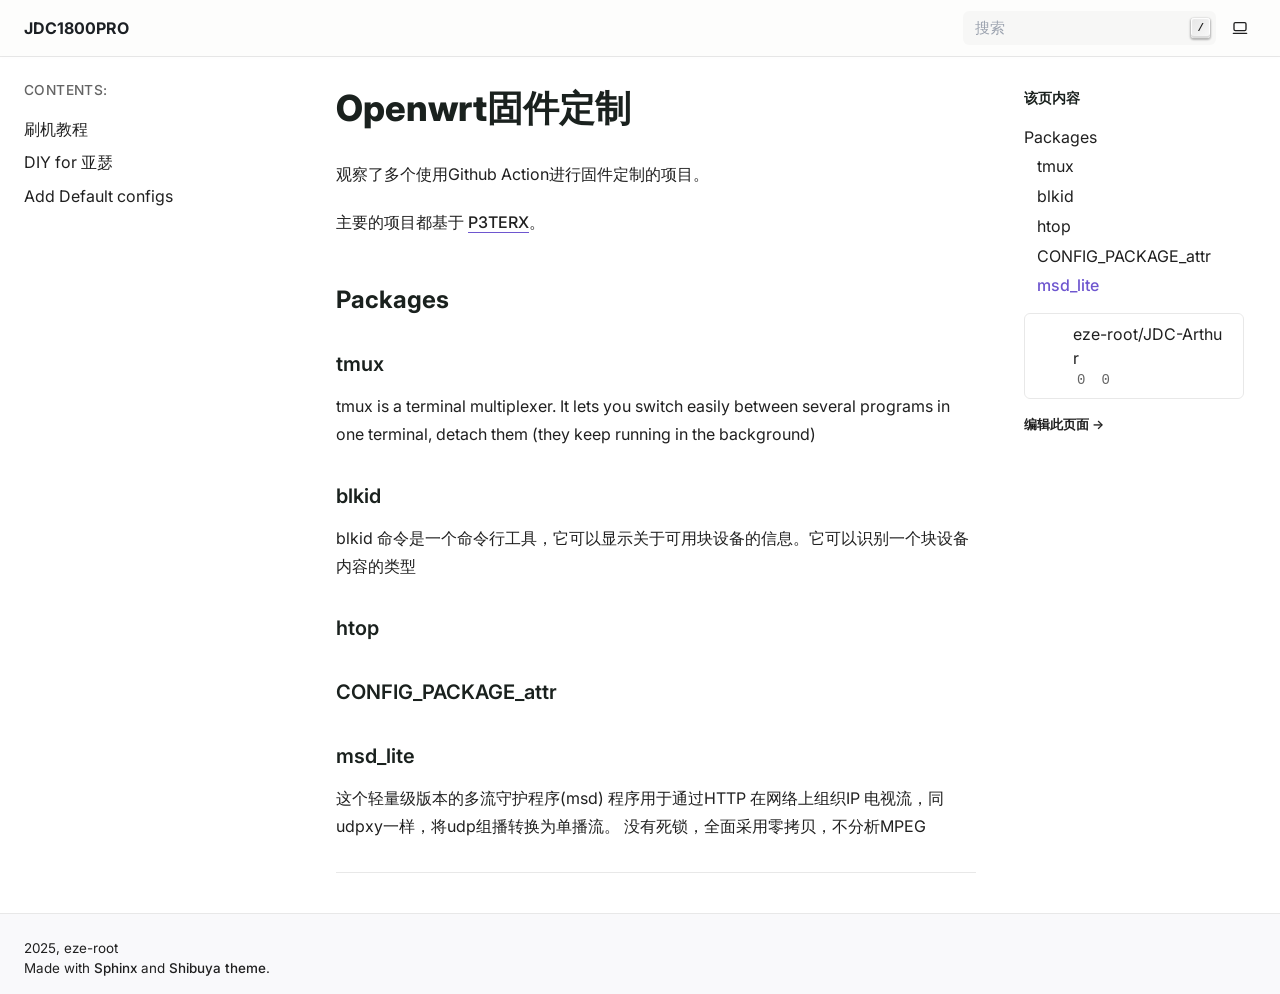
<file: devs/openwrt.html>
<!DOCTYPE html>
<html lang="zh" data-accent-color="violet" data-content_root="../">
<head>
  <meta charset="utf-8">
  <meta name="viewport" content="width=device-width, initial-scale=1.0"><title>Openwrt固件定制 - JDC1800PRO 0.0.1 文档</title><link rel="index" title="索引" href="../genindex.html" /><link rel="search" title="搜索" href="../search.html" /><script>
    function setColorMode(t){let e=document.documentElement;e.setAttribute("data-color-mode",t);let a=window.matchMedia&&window.matchMedia("(prefers-color-scheme: dark)").matches,s=t;"auto"===t&&(s=a?"dark":"light"),"light"===s?(e.classList.remove("dark"),e.classList.add("light")):(e.classList.remove("light"),e.classList.add("dark"))}
    setColorMode(localStorage._theme||"auto");
  </script><link rel="stylesheet" type="text/css" href="../_static/pygments.css?v=397bb51e" />
    <link rel="stylesheet" type="text/css" href="../_static/shibuya.css?v=d0008d65" />
    <link rel="stylesheet" type="text/css" href="../_static/copybutton.css?v=76b2166b" />
    <link rel="stylesheet" type="text/css" href="../_static/sphinx-design.min.css?v=95c83b7e" />
    <link media="print" rel="stylesheet" type="text/css" href="../_static/print.css?v=20ff2c19" />
    <link rel="stylesheet" type="text/css" href="https://cdnjs.cloudflare.com/ajax/libs/font-awesome/6.1.1/css/all.min.css" />
    <link rel="preconnect" href="https://fonts.googleapis.com">
<link rel="preconnect" href="https://fonts.gstatic.com" crossorigin>
<link href="https://fonts.googleapis.com/css2?family=Inter:wght@400;500;600;700&display=swap" rel="stylesheet">
<style>
:root {
  --sy-f-text: "Inter", var(--sy-f-sys), var(--sy-f-cjk), sans-serif;
  --sy-f-heading: "Inter", var(--sy-f-sys), var(--sy-f-cjk), sans-serif;
}
</style>
    <meta property="og:type" content="website"/><meta property="og:title" content="Openwrt固件定制"/>
<meta name="twitter:card" content="summary"/>
  </head>
<body><div class="sy-head">
  <div class="sy-head-blur"></div>
  <div class="sy-head-inner sy-container mx-auto">
    <a class="sy-head-brand" href="../index.html">
      
      
      <strong>JDC1800PRO</strong>
    </a>
    <div class="sy-head-nav" id="HeadNav">
      <nav class="sy-head-links"></nav>
      <div class="sy-head-extra flex items-center print:hidden"><form class="searchbox flex items-center" action="../search.html" method="get">
  <input type="text" name="q" placeholder="搜索" />
  <kbd>/</kbd>
</form><div class="sy-head-socials"></div></div>
    </div>
    <div class="sy-head-actions flex items-center shrink-0 print:hidden"><button class="js-theme theme-switch flex items-center"
data-aria-auto="切换到亮色模式"
data-aria-light="切换到暗色模式"
data-aria-dark="切换到自动模式">
<i class="i-lucide theme-icon"></i>
</button><button class="md:hidden flex items-center js-menu" aria-label="Menu" type="button" aria-controls="HeadNav" aria-expanded="false">
        <div class="hamburger">
          <span class="hamburger_1"></span>
          <span class="hamburger_2 -translate-x-2"></span>
          <span class="hamburger_3 -translate-x-1"></span>
        </div>
      </button>
    </div>
  </div>
</div>
<div class="sy-page sy-container flex mx-auto">
  <aside id="lside" class="sy-lside md:w-72 md:shrink-0 print:hidden">
    <div class="sy-lside-inner md:sticky">
      <div class="sy-scrollbar p-6">
        <div class="globaltoc" data-expand-depth="0"><p class="caption" role="heading" aria-level="3"><span class="caption-text">Contents:</span></p>
<ul>
<li class="toctree-l1"><a class="reference internal" href="tutorial.html">刷机教程</a></li>
<li class="toctree-l1"><a class="reference internal" href="intro.html">DIY for 亚瑟</a></li>
<li class="toctree-l1"><a class="reference internal" href="dev.html">Add Default configs</a></li>
</ul>

        </div>
      </div>
    </div>
  </aside>
  <div class="lside-overlay js-menu" role="button" aria-label="Close left sidebar" aria-controls="lside" aria-expanded="false"></div>
  <aside id="rside" class="sy-rside pb-3 w-64 shrink-0 order-last">
    <button class="rside-close js-menu xl:hidden" aria-label="Close Table of Contents" type="button" aria-controls="rside" aria-expanded="false">
      <i class="i-lucide close"></i>
    </button>
    <div class="sy-scrollbar sy-rside-inner px-6 xl:top-16 xl:sticky xl:pl-0 pt-6 pb-4"><div class="localtoc"><h3>该页内容</h3><ul>
<li><a class="reference internal" href="#packages">Packages</a><ul>
<li><a class="reference internal" href="#tmux">tmux</a></li>
<li><a class="reference internal" href="#blkid">blkid</a></li>
<li><a class="reference internal" href="#htop">htop</a></li>
<li><a class="reference internal" href="#config-package-attr">CONFIG_PACKAGE_attr</a></li>
<li><a class="reference internal" href="#msd-lite">msd_lite</a></li>
</ul>
</li>
</ul>
</div><a class="js-repo-stats repo-stats flex items-center" href="https://github.com/eze-root/JDC-Arthur"
  data-type="github" data-user="eze-root" data-repo="JDC-Arthur">
  <span class="w-8 flex items-center justify-around shrink-0 text-3xl">
    <iconify-icon icon="simple-icons:github"></iconify-icon>
  </span>
  <span class="flex-grow px-2 break-all">
    <span>eze-root/JDC-Arthur</span>
    <span class="flex text-sm repo-stats-count">
      <span class="flex items-center pr-3">
        <iconify-icon icon="lucide:star"></iconify-icon>
        <strong class="js-repo-stars ml-1">0</strong>
      </span>
      <span class="flex items-center">
        <iconify-icon icon="lucide:git-fork"></iconify-icon>
        <strong class="js-repo-forks ml-1">0</strong>
      </span>
    </span>
  </span>
</a><div class="edit-this-page">
  <a href="https://github.com/eze-root/JDC-Arthur/blob/main/docs/devs/openwrt.md">编辑此页面</a>
</div><div id="ethical-ad-placement" data-ea-publisher="readthedocs"></div></div>
  </aside>
  <div class="rside-overlay js-menu" role="button" aria-label="Close Table of Contents" aria-controls="rside" aria-expanded="false"></div>
  <main class="sy-main w-full max-sm:max-w-full print:pt-6">
<div class="sy-breadcrumbs" role="navigation">
  <div class="sy-breadcrumbs-inner flex items-center">
    <div class="md:hidden mr-3">
      <button class="js-menu" aria-label="Menu" type="button" aria-controls="lside" aria-expanded="false">
        <i class="i-lucide menu"></i>
      </button>
    </div>
    <ol class="flex-1" itemscope itemtype="https://schema.org/BreadcrumbList"><li itemprop="itemListElement" itemscope itemtype="https://schema.org/ListItem">
        <a itemprop="item" href="../index.html"><span itemprop="name">JDC1800PRO</span></a>
        <span>/</span>
        <meta itemprop="position" content="1" />
      </li><li itemprop="itemListElement" itemscope itemtype="https://schema.org/ListItem">
        <strong itemprop="name">Openwrt固件定制</strong>
        <meta itemprop="position" content="2" />
      </li></ol>
    <div class="xl:hidden ml-1">
      <button class="js-menu" aria-label="Show table of contents" type="button" aria-controls="rside"
        aria-expanded="false">
        <i class="i-lucide outdent"></i>
      </button>
    </div>
  </div>
</div><div class="flex flex-col break-words justify-between">
      <div class="min-w-0 max-w-6xl px-6 pb-6 pt-8 xl:px-12">
        <article class="yue" role="main">
          <section class="tex2jax_ignore mathjax_ignore" id="openwrt">
<h1>Openwrt固件定制<a class="headerlink" href="#openwrt" title="Link to this heading">¶</a></h1>
<p>观察了多个使用Github Action进行固件定制的项目。</p>
<p>主要的项目都基于 <a class="reference external" href="https://github.com/P3TERX/Actions-OpenWrt">P3TERX</a>。</p>
<section id="packages">
<h2>Packages<a class="headerlink" href="#packages" title="Link to this heading">¶</a></h2>
<section id="tmux">
<h3>tmux<a class="headerlink" href="#tmux" title="Link to this heading">¶</a></h3>
<p>tmux is a terminal multiplexer. It lets you switch easily between several programs in one terminal, detach them (they keep running in the background)</p>
</section>
<section id="blkid">
<h3>blkid<a class="headerlink" href="#blkid" title="Link to this heading">¶</a></h3>
<p>blkid 命令是一个命令行工具，它可以显示关于可用块设备的信息。它可以识别一个块设备内容的类型</p>
</section>
<section id="htop">
<h3>htop<a class="headerlink" href="#htop" title="Link to this heading">¶</a></h3>
</section>
<section id="config-package-attr">
<h3>CONFIG_PACKAGE_attr<a class="headerlink" href="#config-package-attr" title="Link to this heading">¶</a></h3>
</section>
<section id="msd-lite">
<h3>msd_lite<a class="headerlink" href="#msd-lite" title="Link to this heading">¶</a></h3>
<p>这个轻量级版本的多流守护程序(msd) 程序用于通过HTTP 在网络上组织IP 电视流，同udpxy一样，将udp组播转换为单播流。 没有死锁，全面采用零拷贝，不分析MPEG</p>
</section>
</section>
</section>

        </article><button class="back-to-top" type="button">
  <svg xmlns="http://www.w3.org/2000/svg" viewBox="0 0 24 24">
    <path d="M13 20h-2V8l-5.5 5.5-1.42-1.42L12 4.16l7.92 7.92-1.42 1.42L13 8v12z"></path>
  </svg>
  <span>回到顶部</span>
</button><div class="navigation flex print:hidden"></div></div>
    </div>
  </main>
</div>
<footer class="sy-foot">
  <div class="sy-foot-inner sy-container mx-auto">
    <div class="sy-foot-reserved md:flex justify-between items-center">
      <div class="sy-foot-copyright"><p>2025, eze-root</p>
  
  <p>
    Made with
    
    <a href="https://www.sphinx-doc.org/">Sphinx</a> and
    
    <a href="https://shibuya.lepture.com">Shibuya theme</a>.
  </p>
</div>
      <div class="sy-foot-socials"></div>
    </div>
  </div>
</footer>
      <script src="../_static/documentation_options.js?v=a1b8b494"></script>
      <script src="../_static/doctools.js?v=9bcbadda"></script>
      <script src="../_static/sphinx_highlight.js?v=dc90522c"></script>
      <script src="../_static/clipboard.min.js?v=a7894cd8"></script>
      <script src="../_static/copybutton.js?v=f281be69"></script>
      <script src="../_static/design-tabs.js?v=f930bc37"></script>
      <script src="../_static/shibuya.js?v=1d2088d1"></script></body>
</html>
</file>
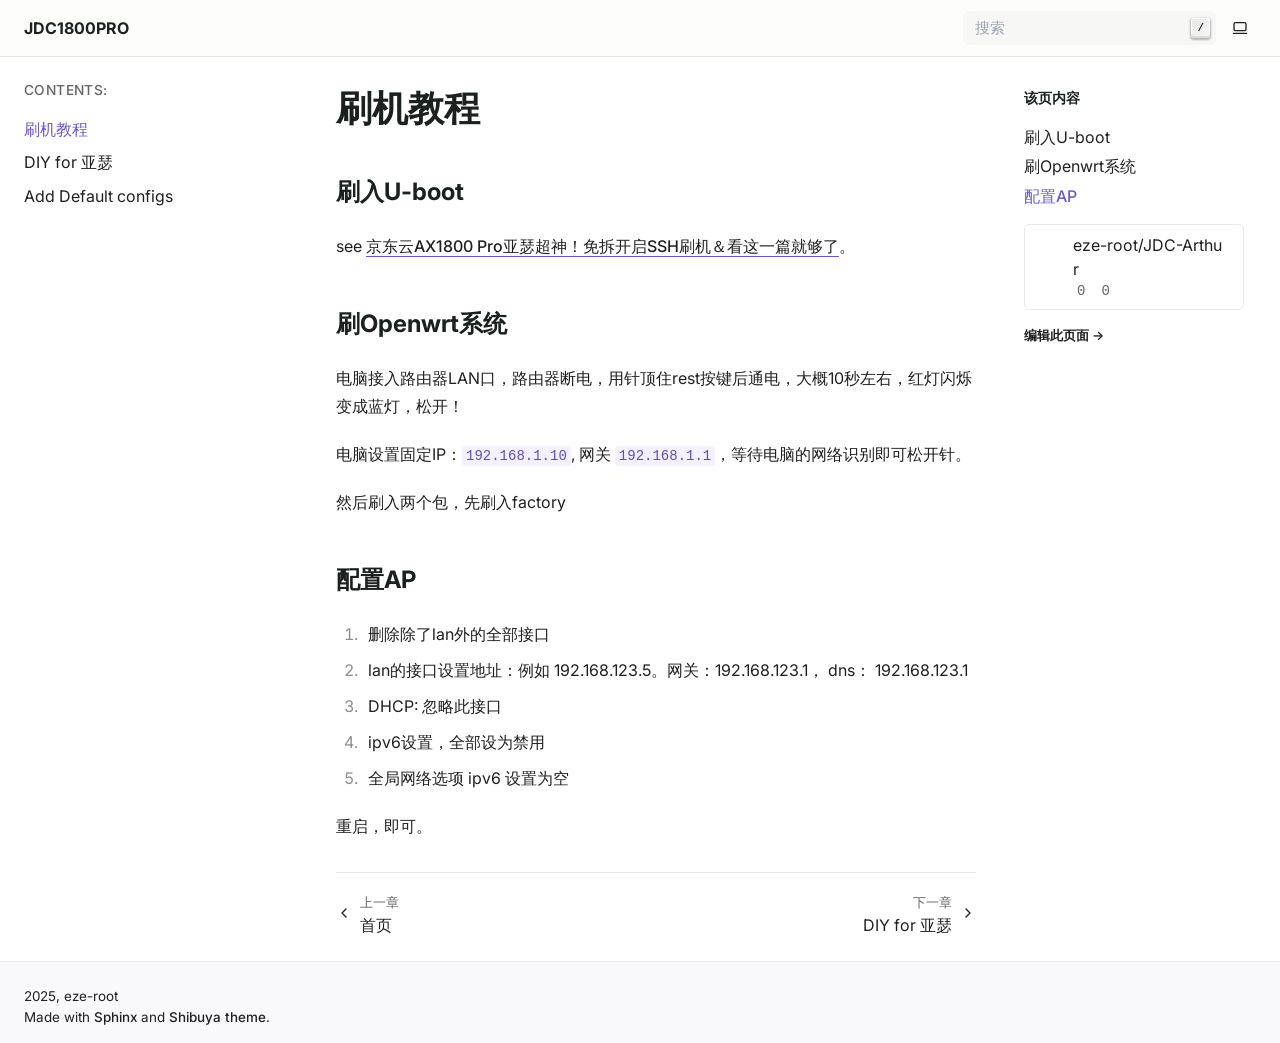
<file: devs/tutorial.html>
<!DOCTYPE html>
<html lang="zh" data-accent-color="violet" data-content_root="../">
<head>
  <meta charset="utf-8">
  <meta name="viewport" content="width=device-width, initial-scale=1.0"><title>刷机教程 - JDC1800PRO 0.0.1 文档</title><link rel="index" title="索引" href="../genindex.html" /><link rel="search" title="搜索" href="../search.html" /><link rel="next" title="DIY for 亚瑟" href="intro.html" /><link rel="prev" title="DevLogs" href="../index.html" /><script>
    function setColorMode(t){let e=document.documentElement;e.setAttribute("data-color-mode",t);let a=window.matchMedia&&window.matchMedia("(prefers-color-scheme: dark)").matches,s=t;"auto"===t&&(s=a?"dark":"light"),"light"===s?(e.classList.remove("dark"),e.classList.add("light")):(e.classList.remove("light"),e.classList.add("dark"))}
    setColorMode(localStorage._theme||"auto");
  </script><link rel="stylesheet" type="text/css" href="../_static/pygments.css?v=397bb51e" />
    <link rel="stylesheet" type="text/css" href="../_static/shibuya.css?v=d0008d65" />
    <link rel="stylesheet" type="text/css" href="../_static/copybutton.css?v=76b2166b" />
    <link rel="stylesheet" type="text/css" href="../_static/sphinx-design.min.css?v=95c83b7e" />
    <link media="print" rel="stylesheet" type="text/css" href="../_static/print.css?v=20ff2c19" />
    <link rel="stylesheet" type="text/css" href="https://cdnjs.cloudflare.com/ajax/libs/font-awesome/6.1.1/css/all.min.css" />
    <link rel="preconnect" href="https://fonts.googleapis.com">
<link rel="preconnect" href="https://fonts.gstatic.com" crossorigin>
<link href="https://fonts.googleapis.com/css2?family=Inter:wght@400;500;600;700&display=swap" rel="stylesheet">
<style>
:root {
  --sy-f-text: "Inter", var(--sy-f-sys), var(--sy-f-cjk), sans-serif;
  --sy-f-heading: "Inter", var(--sy-f-sys), var(--sy-f-cjk), sans-serif;
}
</style>
    <meta property="og:type" content="website"/><meta property="og:title" content="刷机教程"/>
<meta name="twitter:card" content="summary"/>
  </head>
<body><div class="sy-head">
  <div class="sy-head-blur"></div>
  <div class="sy-head-inner sy-container mx-auto">
    <a class="sy-head-brand" href="../index.html">
      
      
      <strong>JDC1800PRO</strong>
    </a>
    <div class="sy-head-nav" id="HeadNav">
      <nav class="sy-head-links"></nav>
      <div class="sy-head-extra flex items-center print:hidden"><form class="searchbox flex items-center" action="../search.html" method="get">
  <input type="text" name="q" placeholder="搜索" />
  <kbd>/</kbd>
</form><div class="sy-head-socials"></div></div>
    </div>
    <div class="sy-head-actions flex items-center shrink-0 print:hidden"><button class="js-theme theme-switch flex items-center"
data-aria-auto="切换到亮色模式"
data-aria-light="切换到暗色模式"
data-aria-dark="切换到自动模式">
<i class="i-lucide theme-icon"></i>
</button><button class="md:hidden flex items-center js-menu" aria-label="Menu" type="button" aria-controls="HeadNav" aria-expanded="false">
        <div class="hamburger">
          <span class="hamburger_1"></span>
          <span class="hamburger_2 -translate-x-2"></span>
          <span class="hamburger_3 -translate-x-1"></span>
        </div>
      </button>
    </div>
  </div>
</div>
<div class="sy-page sy-container flex mx-auto">
  <aside id="lside" class="sy-lside md:w-72 md:shrink-0 print:hidden">
    <div class="sy-lside-inner md:sticky">
      <div class="sy-scrollbar p-6">
        <div class="globaltoc" data-expand-depth="0"><p class="caption" role="heading" aria-level="3"><span class="caption-text">Contents:</span></p>
<ul class="current">
<li class="toctree-l1 current"><a class="current reference internal" href="#">刷机教程</a></li>
<li class="toctree-l1"><a class="reference internal" href="intro.html">DIY for 亚瑟</a></li>
<li class="toctree-l1"><a class="reference internal" href="dev.html">Add Default configs</a></li>
</ul>

        </div>
      </div>
    </div>
  </aside>
  <div class="lside-overlay js-menu" role="button" aria-label="Close left sidebar" aria-controls="lside" aria-expanded="false"></div>
  <aside id="rside" class="sy-rside pb-3 w-64 shrink-0 order-last">
    <button class="rside-close js-menu xl:hidden" aria-label="Close Table of Contents" type="button" aria-controls="rside" aria-expanded="false">
      <i class="i-lucide close"></i>
    </button>
    <div class="sy-scrollbar sy-rside-inner px-6 xl:top-16 xl:sticky xl:pl-0 pt-6 pb-4"><div class="localtoc"><h3>该页内容</h3><ul>
<li><a class="reference internal" href="#u-boot">&#21047;&#20837;U-boot</a></li>
<li><a class="reference internal" href="#openwrt">&#21047;Openwrt&#31995;&#32479;</a></li>
<li><a class="reference internal" href="#ap">&#37197;&#32622;AP</a></li>
</ul>
</div><a class="js-repo-stats repo-stats flex items-center" href="https://github.com/eze-root/JDC-Arthur"
  data-type="github" data-user="eze-root" data-repo="JDC-Arthur">
  <span class="w-8 flex items-center justify-around shrink-0 text-3xl">
    <iconify-icon icon="simple-icons:github"></iconify-icon>
  </span>
  <span class="flex-grow px-2 break-all">
    <span>eze-root/JDC-Arthur</span>
    <span class="flex text-sm repo-stats-count">
      <span class="flex items-center pr-3">
        <iconify-icon icon="lucide:star"></iconify-icon>
        <strong class="js-repo-stars ml-1">0</strong>
      </span>
      <span class="flex items-center">
        <iconify-icon icon="lucide:git-fork"></iconify-icon>
        <strong class="js-repo-forks ml-1">0</strong>
      </span>
    </span>
  </span>
</a><div class="edit-this-page">
  <a href="https://github.com/eze-root/JDC-Arthur/blob/main/docs/devs/tutorial.md">编辑此页面</a>
</div><div id="ethical-ad-placement" data-ea-publisher="readthedocs"></div></div>
  </aside>
  <div class="rside-overlay js-menu" role="button" aria-label="Close Table of Contents" aria-controls="rside" aria-expanded="false"></div>
  <main class="sy-main w-full max-sm:max-w-full print:pt-6">
<div class="sy-breadcrumbs" role="navigation">
  <div class="sy-breadcrumbs-inner flex items-center">
    <div class="md:hidden mr-3">
      <button class="js-menu" aria-label="Menu" type="button" aria-controls="lside" aria-expanded="false">
        <i class="i-lucide menu"></i>
      </button>
    </div>
    <ol class="flex-1" itemscope itemtype="https://schema.org/BreadcrumbList"><li itemprop="itemListElement" itemscope itemtype="https://schema.org/ListItem">
        <a itemprop="item" href="../index.html"><span itemprop="name">JDC1800PRO</span></a>
        <span>/</span>
        <meta itemprop="position" content="1" />
      </li><li itemprop="itemListElement" itemscope itemtype="https://schema.org/ListItem">
        <strong itemprop="name">刷机教程</strong>
        <meta itemprop="position" content="2" />
      </li></ol>
    <div class="xl:hidden ml-1">
      <button class="js-menu" aria-label="Show table of contents" type="button" aria-controls="rside"
        aria-expanded="false">
        <i class="i-lucide outdent"></i>
      </button>
    </div>
  </div>
</div><div class="flex flex-col break-words justify-between">
      <div class="min-w-0 max-w-6xl px-6 pb-6 pt-8 xl:px-12">
        <article class="yue" role="main">
          <section class="tex2jax_ignore mathjax_ignore" id="id1">
<h1>刷机教程<a class="headerlink" href="#id1" title="Link to this heading">¶</a></h1>
<section id="u-boot">
<h2>刷入U-boot<a class="headerlink" href="#u-boot" title="Link to this heading">¶</a></h2>
<p>see <a class="reference external" href="https://mao.fan/article/72">京东云AX1800 Pro亚瑟超神！免拆开启SSH刷机＆看这一篇就够了</a>。</p>
</section>
<section id="openwrt">
<h2>刷Openwrt系统<a class="headerlink" href="#openwrt" title="Link to this heading">¶</a></h2>
<p>电脑接入路由器LAN口，路由器断电，用针顶住rest按键后通电，大概10秒左右，红灯闪烁变成蓝灯，松开！</p>
<p>电脑设置固定IP：<code class="docutils literal notranslate"><span class="pre">192.168.1.10</span></code>, 网关 <code class="docutils literal notranslate"><span class="pre">192.168.1.1</span></code>，等待电脑的网络识别即可松开针。</p>
<p>然后刷入两个包，先刷入factory</p>
</section>
<section id="ap">
<h2>配置AP<a class="headerlink" href="#ap" title="Link to this heading">¶</a></h2>
<ol class="arabic simple">
<li><p>删除除了lan外的全部接口</p></li>
<li><p>lan的接口设置地址：例如 192.168.123.5。网关：192.168.123.1， dns： 192.168.123.1</p></li>
<li><p>DHCP: 忽略此接口</p></li>
<li><p>ipv6设置，全部设为禁用</p></li>
<li><p>全局网络选项 ipv6 设置为空</p></li>
</ol>
<p>重启，即可。</p>
</section>
</section>

        </article><button class="back-to-top" type="button">
  <svg xmlns="http://www.w3.org/2000/svg" viewBox="0 0 24 24">
    <path d="M13 20h-2V8l-5.5 5.5-1.42-1.42L12 4.16l7.92 7.92-1.42 1.42L13 8v12z"></path>
  </svg>
  <span>回到顶部</span>
</button><div class="navigation flex print:hidden"><div class="navigation-prev">
    <a href="../index.html">
      <i class="i-lucide chevron-left"></i>
      <div class="page-info">
        <span>上一章</span><div class="title">首页</div></div>
    </a>
  </div><div class="navigation-next">
    <a href="intro.html">
      <div class="page-info">
        <span>下一章</span>
        <div class="title">DIY for 亚瑟</div>
      </div>
      <i class="i-lucide chevron-right"></i>
    </a>
  </div></div></div>
    </div>
  </main>
</div>
<footer class="sy-foot">
  <div class="sy-foot-inner sy-container mx-auto">
    <div class="sy-foot-reserved md:flex justify-between items-center">
      <div class="sy-foot-copyright"><p>2025, eze-root</p>
  
  <p>
    Made with
    
    <a href="https://www.sphinx-doc.org/">Sphinx</a> and
    
    <a href="https://shibuya.lepture.com">Shibuya theme</a>.
  </p>
</div>
      <div class="sy-foot-socials"></div>
    </div>
  </div>
</footer>
      <script src="../_static/documentation_options.js?v=a1b8b494"></script>
      <script src="../_static/doctools.js?v=9bcbadda"></script>
      <script src="../_static/sphinx_highlight.js?v=dc90522c"></script>
      <script src="../_static/clipboard.min.js?v=a7894cd8"></script>
      <script src="../_static/copybutton.js?v=f281be69"></script>
      <script src="../_static/design-tabs.js?v=f930bc37"></script>
      <script src="../_static/shibuya.js?v=1d2088d1"></script></body>
</html>
</file>
<file: _static/pygments.css>
:root{--syntax-pre-bg: var(--accent-a2);--syntax-cap-bg: var(--accent-a3);--syntax-highlight-bg: var(--accent-a3);--syntax-linenos-divider: var(--gray-a6);--syntax-light-text: #24292f;--syntax-light-meta: #807c87;--syntax-light-comment: #6e7781;--syntax-light-constant: #0550ae;--syntax-light-entity: #268bd2;--syntax-light-property: #8250df;--syntax-light-definition: #24292f;--syntax-light-tag: #085;--syntax-light-builtin: #b58900;--syntax-light-keyword: #cf222e;--syntax-light-exception: #e6212e;--syntax-light-string: #0a3069;--syntax-light-regexp: #e40;--syntax-light-variable: #a4480f;--syntax-light-invalid-illegal-text: #f6f8fa;--syntax-light-invalid-illegal-bg: #82071e;--syntax-light-markup-heading: #0550ae;--syntax-light-markup-italic: #24292f;--syntax-light-markup-bold: #24292f;--syntax-light-markup-deleted-text: #82071e;--syntax-light-markup-deleted-bg: #FFEBE9;--syntax-light-markup-inserted-text: #116329;--syntax-light-markup-inserted-bg: #dafbe1;--syntax-light-markup-changed-text: #953800;--syntax-light-markup-changed-bg: #ffd8b5;--syntax-light-markup-ignored-text: #eaeef2;--syntax-light-markup-ignored-bg: #0550ae;--syntax-light-meta-diff-range: #8250df;--syntax-light-special-bg: #dccafa;--syntax-dark-text: #c9d1d9;--syntax-dark-meta: #6e7781;--syntax-dark-comment: #8b949e;--syntax-dark-constant: #79c0ff;--syntax-dark-entity: #47b0fa;--syntax-dark-property: #d2a8ff;--syntax-dark-definition: #c9d1d9;--syntax-dark-tag: #7ee787;--syntax-dark-builtin: #ffd34c;--syntax-dark-keyword: #ff7b72;--syntax-dark-exception: #da473c;--syntax-dark-string: #a5d6ff;--syntax-dark-regexp: #ef954e;--syntax-dark-variable: #ffa657;--syntax-dark-invalid-illegal-text: #f0f6fc;--syntax-dark-invalid-illegal-bg: #8e1519;--syntax-dark-markup-heading: #1f6feb;--syntax-dark-markup-italic: #c9d1d9;--syntax-dark-markup-bold: #c9d1d9;--syntax-dark-markup-deleted-text: #ffdcd7;--syntax-dark-markup-deleted-bg: #67060c;--syntax-dark-markup-inserted-text: #aff5b4;--syntax-dark-markup-inserted-bg: #033a16;--syntax-dark-markup-changed-text: #ffdfb6;--syntax-dark-markup-changed-bg: #5a1e02;--syntax-dark-markup-ignored-text: #c9d1d9;--syntax-dark-markup-ignored-bg: #1158c7;--syntax-dark-meta-diff-range: #d2a8ff;--syntax-dark-special-bg: #4f425d}:root,html.light{--syntax-text: var(--syntax-light-text);--syntax-meta: var(--syntax-light-meta);--syntax-comment: var(--syntax-light-comment);--syntax-constant: var(--syntax-light-constant);--syntax-entity: var(--syntax-light-entity);--syntax-property: var(--syntax-light-property);--syntax-definition: var(--syntax-light-definition);--syntax-tag: var(--syntax-light-tag);--syntax-builtin: var(--syntax-light-builtin);--syntax-keyword: var(--syntax-light-keyword);--syntax-exception: var(--syntax-light-exception);--syntax-string: var(--syntax-light-string);--syntax-regexp: var(--syntax-light-regexp);--syntax-variable: var(--syntax-light-variable);--syntax-invalid-illegal-text: var(--syntax-light-invalid-illegal-text);--syntax-invalid-illegal-bg: var(--syntax-light-invalid-illegal-bg);--syntax-markup-heading: var(--syntax-light-markup-heading);--syntax-markup-italic: var(--syntax-light-markup-italic);--syntax-markup-bold: var(--syntax-light-markup-bold);--syntax-markup-deleted-text: var(--syntax-light-markup-deleted-text);--syntax-markup-deleted-bg: var(--syntax-light-markup-deleted-bg);--syntax-markup-inserted-text: var(--syntax-light-markup-inserted-text);--syntax-markup-inserted-bg: var(--syntax-light-markup-inserted-bg);--syntax-markup-changed-text: var(--syntax-light-markup-changed-text);--syntax-markup-changed-bg: var(--syntax-light-markup-changed-bg);--syntax-markup-ignored-text: var(--syntax-light-markup-ignored-text);--syntax-markup-ignored-bg: var(--syntax-light-markup-ignored-bg);--syntax-meta-diff-range: var(--syntax-light-meta-diff-range);--syntax-special-bg: var(--syntax-light-special-bg)}@media (prefers-color-scheme: dark){:root{--syntax-text: var(--syntax-dark-text);--syntax-meta: var(--syntax-dark-meta);--syntax-comment: var(--syntax-dark-comment);--syntax-constant: var(--syntax-dark-constant);--syntax-entity: var(--syntax-dark-entity);--syntax-property: var(--syntax-dark-property);--syntax-definition: var(--syntax-dark-definition);--syntax-tag: var(--syntax-dark-tag);--syntax-builtin: var(--syntax-dark-builtin);--syntax-keyword: var(--syntax-dark-keyword);--syntax-exception: var(--syntax-dark-exception);--syntax-string: var(--syntax-dark-string);--syntax-regexp: var(--syntax-dark-regexp);--syntax-variable: var(--syntax-dark-variable);--syntax-invalid-illegal-text: var(--syntax-dark-invalid-illegal-text);--syntax-invalid-illegal-bg: var(--syntax-dark-invalid-illegal-bg);--syntax-markup-heading: var(--syntax-dark-markup-heading);--syntax-markup-italic: var(--syntax-dark-markup-italic);--syntax-markup-bold: var(--syntax-dark-markup-bold);--syntax-markup-deleted-text: var(--syntax-dark-markup-deleted-text);--syntax-markup-deleted-bg: var(--syntax-dark-markup-deleted-bg);--syntax-markup-inserted-text: var(--syntax-dark-markup-inserted-text);--syntax-markup-inserted-bg: var(--syntax-dark-markup-inserted-bg);--syntax-markup-changed-text: var(--syntax-dark-markup-changed-text);--syntax-markup-changed-bg: var(--syntax-dark-markup-changed-bg);--syntax-markup-ignored-text: var(--syntax-dark-markup-ignored-text);--syntax-markup-ignored-bg: var(--syntax-dark-markup-ignored-bg);--syntax-meta-diff-range: var(--syntax-dark-meta-diff-range);--syntax-special-bg: var(--syntax-dark-special-bg)}}html.dark{--syntax-text: var(--syntax-dark-text);--syntax-meta: var(--syntax-dark-meta);--syntax-comment: var(--syntax-dark-comment);--syntax-constant: var(--syntax-dark-constant);--syntax-entity: var(--syntax-dark-entity);--syntax-property: var(--syntax-dark-property);--syntax-definition: var(--syntax-dark-definition);--syntax-tag: var(--syntax-dark-tag);--syntax-builtin: var(--syntax-dark-builtin);--syntax-keyword: var(--syntax-dark-keyword);--syntax-exception: var(--syntax-dark-exception);--syntax-string: var(--syntax-dark-string);--syntax-regexp: var(--syntax-dark-regexp);--syntax-variable: var(--syntax-dark-variable);--syntax-invalid-illegal-text: var(--syntax-dark-invalid-illegal-text);--syntax-invalid-illegal-bg: var(--syntax-dark-invalid-illegal-bg);--syntax-markup-heading: var(--syntax-dark-markup-heading);--syntax-markup-italic: var(--syntax-dark-markup-italic);--syntax-markup-bold: var(--syntax-dark-markup-bold);--syntax-markup-deleted-text: var(--syntax-dark-markup-deleted-text);--syntax-markup-deleted-bg: var(--syntax-dark-markup-deleted-bg);--syntax-markup-inserted-text: var(--syntax-dark-markup-inserted-text);--syntax-markup-inserted-bg: var(--syntax-dark-markup-inserted-bg);--syntax-markup-changed-text: var(--syntax-dark-markup-changed-text);--syntax-markup-changed-bg: var(--syntax-dark-markup-changed-bg);--syntax-markup-ignored-text: var(--syntax-dark-markup-ignored-text);--syntax-markup-ignored-bg: var(--syntax-dark-markup-ignored-bg);--syntax-meta-diff-range: var(--syntax-dark-meta-diff-range);--syntax-special-bg: var(--syntax-dark-special-bg)}.light .dark-code{--syntax-pre-bg: var(--black-a12);--syntax-cap-bg: #1C2024;--syntax-highlight-bg: var(--white-a2);--syntax-linenos-divider: var(--white-a4);--syntax-text: var(--syntax-dark-text);--syntax-meta: var(--syntax-dark-meta);--syntax-comment: var(--syntax-dark-comment);--syntax-constant: var(--syntax-dark-constant);--syntax-entity: var(--syntax-dark-entity);--syntax-property: var(--syntax-dark-property);--syntax-definition: var(--syntax-dark-definition);--syntax-tag: var(--syntax-dark-tag);--syntax-builtin: var(--syntax-dark-builtin);--syntax-keyword: var(--syntax-dark-keyword);--syntax-exception: var(--syntax-dark-exception);--syntax-string: var(--syntax-dark-string);--syntax-regexp: var(--syntax-dark-regexp);--syntax-variable: var(--syntax-dark-variable);--syntax-invalid-illegal-text: var(--syntax-dark-invalid-illegal-text);--syntax-invalid-illegal-bg: var(--syntax-dark-invalid-illegal-bg);--syntax-markup-heading: var(--syntax-dark-markup-heading);--syntax-markup-italic: var(--syntax-dark-markup-italic);--syntax-markup-bold: var(--syntax-dark-markup-bold);--syntax-markup-deleted-text: var(--syntax-dark-markup-deleted-text);--syntax-markup-deleted-bg: var(--syntax-dark-markup-deleted-bg);--syntax-markup-inserted-text: var(--syntax-dark-markup-inserted-text);--syntax-markup-inserted-bg: var(--syntax-dark-markup-inserted-bg);--syntax-markup-changed-text: var(--syntax-dark-markup-changed-text);--syntax-markup-changed-bg: var(--syntax-dark-markup-changed-bg);--syntax-markup-ignored-text: var(--syntax-dark-markup-ignored-text);--syntax-markup-ignored-bg: var(--syntax-dark-markup-ignored-bg);--syntax-meta-diff-range: var(--syntax-dark-meta-diff-range);--syntax-special-bg: var(--syntax-dark-special-bg)}html.light .sd-tab-content,html.light .jupyter_container .cell_output{--syntax-pre-bg: var(--color-surface-accent);--syntax-cap-bg: var(--accent-3);--syntax-highlight-bg: var(--accent-a3);--syntax-text: var(--syntax-light-text);--syntax-meta: var(--syntax-light-meta);--syntax-comment: var(--syntax-light-comment);--syntax-constant: var(--syntax-light-constant);--syntax-entity: var(--syntax-light-entity);--syntax-property: var(--syntax-light-property);--syntax-definition: var(--syntax-light-definition);--syntax-tag: var(--syntax-light-tag);--syntax-builtin: var(--syntax-light-builtin);--syntax-keyword: var(--syntax-light-keyword);--syntax-exception: var(--syntax-light-exception);--syntax-string: var(--syntax-light-string);--syntax-regexp: var(--syntax-light-regexp);--syntax-variable: var(--syntax-light-variable);--syntax-invalid-illegal-text: var(--syntax-light-invalid-illegal-text);--syntax-invalid-illegal-bg: var(--syntax-light-invalid-illegal-bg);--syntax-markup-heading: var(--syntax-light-markup-heading);--syntax-markup-italic: var(--syntax-light-markup-italic);--syntax-markup-bold: var(--syntax-light-markup-bold);--syntax-markup-deleted-text: var(--syntax-light-markup-deleted-text);--syntax-markup-deleted-bg: var(--syntax-light-markup-deleted-bg);--syntax-markup-inserted-text: var(--syntax-light-markup-inserted-text);--syntax-markup-inserted-bg: var(--syntax-light-markup-inserted-bg);--syntax-markup-changed-text: var(--syntax-light-markup-changed-text);--syntax-markup-changed-bg: var(--syntax-light-markup-changed-bg);--syntax-markup-ignored-text: var(--syntax-light-markup-ignored-text);--syntax-markup-ignored-bg: var(--syntax-light-markup-ignored-bg);--syntax-meta-diff-range: var(--syntax-light-meta-diff-range);--syntax-highlight-bg: var(--syntax-light-highlight-bg);--syntax-special-bg: var(--syntax-light-special-bg)}.highlight{color:var(--syntax-text);background-color:transparent}.highlight .hll{display:block;background-color:var(--syntax-highlight-bg)}.highlight .c{color:var(--syntax-comment)}.highlight .err{color:var(--syntax-invalid-illegal-text);background-color:var(--syntax-invalid-illegal-bg)}.highlight .g{color:var(--syntax-meta)}.highlight .k{color:var(--syntax-keyword)}.highlight .l{color:var(--syntax-meta)}.highlight .o{color:var(--syntax-constant)}.highlight .x{color:var(--syntax-meta)}.highlight .cm{color:var(--syntax-comment)}.highlight .cp{color:var(--syntax-constant)}.highlight .c1{color:var(--syntax-comment)}.highlight .cs{color:var(--syntax-comment);background-color:var(--syntax-special-bg)}.highlight .gd{color:var(--syntax-markup-deleted-text);background-color:var(--syntax-markup-deleted-bg)}.highlight .ge{color:var(--syntax-markup-italic);font-style:italic}.highlight .gr{color:var(--syntax-invalid-illegal-text);background-color:var(--syntax-invalid-illegal-bg)}.highlight .gh{color:var(--syntax-markup-heading)}.highlight .gi{color:var(--syntax-markup-inserted-text);background-color:var(--syntax-markup-inserted-bg)}.highlight .go,.highlight .gp{color:var(--syntax-meta)}.highlight .gs{color:var(--syntax-markup-bold);font-weight:700}.highlight .gu{color:var(--syntax-markup-heading)}.highlight .gt{color:var(--syntax-meta)}.highlight .kc{color:var(--syntax-constant)}.highlight .kd,.highlight .kn,.highlight .kp,.highlight .kr{color:var(--syntax-keyword)}.highlight .kt{color:var(--syntax-entity)}.highlight .ld{color:var(--syntax-meta)}.highlight .m{color:var(--syntax-constant)}.highlight .s{color:var(--syntax-string)}.highlight .il,.highlight .na{color:var(--syntax-constant)}.highlight .nb{color:var(--syntax-builtin)}.highlight .nc{color:var(--syntax-definition)}.highlight .no{color:var(--syntax-constant)}.highlight .nd,.highlight .ni{color:var(--syntax-entity)}.highlight .ne{color:var(--syntax-exception)}.highlight .nf{color:var(--syntax-definition)}.highlight .nt{color:var(--syntax-tag)}.highlight .ow{color:var(--syntax-constant)}.highlight .w{color:var(--syntax-meta)}.highlight .mf,.highlight .mh,.highlight .mi,.highlight .mo{color:var(--syntax-constant)}.highlight .sb{color:var(--syntax-meta)}.highlight .sc{color:var(--syntax-string)}.highlight .sd{color:var(--syntax-comment)}.highlight .s2,.highlight .se{color:var(--syntax-string)}.highlight .sh{color:var(--syntax-comment)}.highlight .si,.highlight .sx{color:var(--syntax-string)}.highlight .sr{color:var(--syntax-regexp)}.highlight .s1,.highlight .ss{color:var(--syntax-string)}.highlight .bp,.highlight .vc,.highlight .vg,.highlight .vi{color:var(--syntax-variable)}
</file>
<file: _static/shibuya.css>
*,:after,:before{--tw-border-spacing-x:0;--tw-border-spacing-y:0;--tw-translate-x:0;--tw-translate-y:0;--tw-rotate:0;--tw-skew-x:0;--tw-skew-y:0;--tw-scale-x:1;--tw-scale-y:1;--tw-pan-x: ;--tw-pan-y: ;--tw-pinch-zoom: ;--tw-scroll-snap-strictness:proximity;--tw-gradient-from-position: ;--tw-gradient-via-position: ;--tw-gradient-to-position: ;--tw-ordinal: ;--tw-slashed-zero: ;--tw-numeric-figure: ;--tw-numeric-spacing: ;--tw-numeric-fraction: ;--tw-ring-inset: ;--tw-ring-offset-width:0px;--tw-ring-offset-color:#fff;--tw-ring-color:rgba(59,130,246,.5);--tw-ring-offset-shadow:0 0 #0000;--tw-ring-shadow:0 0 #0000;--tw-shadow:0 0 #0000;--tw-shadow-colored:0 0 #0000;--tw-blur: ;--tw-brightness: ;--tw-contrast: ;--tw-grayscale: ;--tw-hue-rotate: ;--tw-invert: ;--tw-saturate: ;--tw-sepia: ;--tw-drop-shadow: ;--tw-backdrop-blur: ;--tw-backdrop-brightness: ;--tw-backdrop-contrast: ;--tw-backdrop-grayscale: ;--tw-backdrop-hue-rotate: ;--tw-backdrop-invert: ;--tw-backdrop-opacity: ;--tw-backdrop-saturate: ;--tw-backdrop-sepia: ;--tw-contain-size: ;--tw-contain-layout: ;--tw-contain-paint: ;--tw-contain-style: }::backdrop{--tw-border-spacing-x:0;--tw-border-spacing-y:0;--tw-translate-x:0;--tw-translate-y:0;--tw-rotate:0;--tw-skew-x:0;--tw-skew-y:0;--tw-scale-x:1;--tw-scale-y:1;--tw-pan-x: ;--tw-pan-y: ;--tw-pinch-zoom: ;--tw-scroll-snap-strictness:proximity;--tw-gradient-from-position: ;--tw-gradient-via-position: ;--tw-gradient-to-position: ;--tw-ordinal: ;--tw-slashed-zero: ;--tw-numeric-figure: ;--tw-numeric-spacing: ;--tw-numeric-fraction: ;--tw-ring-inset: ;--tw-ring-offset-width:0px;--tw-ring-offset-color:#fff;--tw-ring-color:rgba(59,130,246,.5);--tw-ring-offset-shadow:0 0 #0000;--tw-ring-shadow:0 0 #0000;--tw-shadow:0 0 #0000;--tw-shadow-colored:0 0 #0000;--tw-blur: ;--tw-brightness: ;--tw-contrast: ;--tw-grayscale: ;--tw-hue-rotate: ;--tw-invert: ;--tw-saturate: ;--tw-sepia: ;--tw-drop-shadow: ;--tw-backdrop-blur: ;--tw-backdrop-brightness: ;--tw-backdrop-contrast: ;--tw-backdrop-grayscale: ;--tw-backdrop-hue-rotate: ;--tw-backdrop-invert: ;--tw-backdrop-opacity: ;--tw-backdrop-saturate: ;--tw-backdrop-sepia: ;--tw-contain-size: ;--tw-contain-layout: ;--tw-contain-paint: ;--tw-contain-style: }/*! tailwindcss v3.4.17 | MIT License | https://tailwindcss.com*/*,:after,:before{box-sizing:border-box;border:0 solid #e5e7eb}:after,:before{--tw-content:""}:host,html{line-height:1.5;-webkit-text-size-adjust:100%;-moz-tab-size:4;-o-tab-size:4;tab-size:4;font-family:ui-sans-serif,system-ui,sans-serif,Apple Color Emoji,Segoe UI Emoji,Segoe UI Symbol,Noto Color Emoji;font-feature-settings:normal;font-variation-settings:normal;-webkit-tap-highlight-color:transparent}body{margin:0;line-height:inherit}hr{height:0;color:inherit;border-top-width:1px}abbr:where([title]){-webkit-text-decoration:underline dotted;text-decoration:underline dotted}h1,h2,h3,h4,h5,h6{font-size:inherit;font-weight:inherit}a{color:inherit;text-decoration:inherit}b,strong{font-weight:bolder}code,kbd,pre,samp{font-family:ui-monospace,SFMono-Regular,Menlo,Monaco,Consolas,Liberation Mono,Courier New,monospace;font-feature-settings:normal;font-variation-settings:normal;font-size:1em}small{font-size:80%}sub,sup{font-size:75%;line-height:0;position:relative;vertical-align:baseline}sub{bottom:-.25em}sup{top:-.5em}table{text-indent:0;border-color:inherit;border-collapse:collapse}button,input,optgroup,select,textarea{font-family:inherit;font-feature-settings:inherit;font-variation-settings:inherit;font-size:100%;font-weight:inherit;line-height:inherit;letter-spacing:inherit;color:inherit;margin:0;padding:0}button,select{text-transform:none}button,input:where([type=button]),input:where([type=reset]),input:where([type=submit]){-webkit-appearance:button;background-color:transparent;background-image:none}:-moz-focusring{outline:auto}:-moz-ui-invalid{box-shadow:none}progress{vertical-align:baseline}::-webkit-inner-spin-button,::-webkit-outer-spin-button{height:auto}[type=search]{-webkit-appearance:textfield;outline-offset:-2px}::-webkit-search-decoration{-webkit-appearance:none}::-webkit-file-upload-button{-webkit-appearance:button;font:inherit}summary{display:list-item}blockquote,dd,dl,figure,h1,h2,h3,h4,h5,h6,hr,p,pre{margin:0}fieldset{margin:0}fieldset,legend{padding:0}menu,ol,ul{list-style:none;margin:0;padding:0}dialog{padding:0}textarea{resize:vertical}input::-moz-placeholder,textarea::-moz-placeholder{opacity:1;color:#9ca3af}input::placeholder,textarea::placeholder{opacity:1;color:#9ca3af}[role=button],button{cursor:pointer}:disabled{cursor:default}audio,canvas,embed,iframe,img,object,svg,video{display:block;vertical-align:middle}img,video{max-width:100%;height:auto}[hidden]:where(:not([hidden=until-found])){display:none}.collapse{visibility:collapse}.order-last{order:9999}.mx-auto{margin-left:auto;margin-right:auto}.ml-1{margin-left:.25rem}.mr-3{margin-right:.75rem}.block{display:block}.flex{display:flex}.table{display:table}.contents{display:contents}.hidden{display:none}.w-64{width:16rem}.w-8{width:2rem}.w-full{width:100%}.min-w-0{min-width:0}.max-w-6xl{max-width:72rem}.flex-1{flex:1 1 0%}.shrink-0{flex-shrink:0}.flex-grow{flex-grow:1}.-translate-x-1{--tw-translate-x:-0.25rem}.-translate-x-1,.-translate-x-2{transform:translate(var(--tw-translate-x),var(--tw-translate-y)) rotate(var(--tw-rotate)) skewX(var(--tw-skew-x)) skewY(var(--tw-skew-y)) scaleX(var(--tw-scale-x)) scaleY(var(--tw-scale-y))}.-translate-x-2{--tw-translate-x:-0.5rem}.flex-col{flex-direction:column}.items-center{align-items:center}.justify-between{justify-content:space-between}.justify-around{justify-content:space-around}.break-words{overflow-wrap:break-word}.break-all{word-break:break-all}.p-6{padding:1.5rem}.px-2{padding-left:.5rem;padding-right:.5rem}.px-6{padding-left:1.5rem;padding-right:1.5rem}.pb-3{padding-bottom:.75rem}.pb-4{padding-bottom:1rem}.pb-6{padding-bottom:1.5rem}.pr-3{padding-right:.75rem}.pt-12{padding-top:3rem}.pt-6{padding-top:1.5rem}.pt-8{padding-top:2rem}.text-3xl{font-size:1.875rem;line-height:2.25rem}.text-sm{font-size:.875rem;line-height:1.25rem}@font-face{font-family:Twemoji Country Flags;unicode-range:u+1f1e6-1f1ff,u+1f3f4,u+e0062-e0063,u+e0065,u+e0067,u+e006c,u+e006e,u+e0073-e0074,u+e0077,u+e007f;src:url(https://cdn.jsdelivr.net/npm/country-flag-emoji-polyfill@0.1/dist/TwemojiCountryFlags.woff2) format("woff2")}::-moz-selection{color:var(--accent-a11);background-color:var(--accent-a3)}::selection{color:var(--accent-a11);background-color:var(--accent-a3)}html{scroll-behavior:smooth}body{font-family:var(--sy-f-text);color:var(--sy-c-text)}.win{font-family:"Twemoji Country Flags",var(--sy-f-text)}h1,h2,h3,h4,h5{color:var(--sy-c-heading);font-family:var(--sy-f-heading)}em,strong{color:var(--sy-c-bold)}.sy-container{max-width:90rem}.sy-scrollbar{overflow-y:auto;scrollbar-gutter:stable}.sy-scrollbar::-webkit-scrollbar{height:.75rem;width:.75rem}.sy-scrollbar::-webkit-scrollbar-thumb{border-radius:10px}.sy-scrollbar::-webkit-scrollbar-track{background-color:transparent}.sy-scrollbar:hover::-webkit-scrollbar-thumb{background-color:var(--gray-a3);background-clip:content-box;border:3px solid transparent}.i-lucide,iconify-icon{vertical-align:middle}.i-lucide{-webkit-mask:var(--icon-url) no-repeat;mask:var(--icon-url) no-repeat;-webkit-mask-size:100% 100%;mask-size:100% 100%;width:1em;height:1em;display:inline-block;font-style:normal;background-color:currentColor}.theme-switch .theme-icon,[data-color-mode=auto] .theme-switch .theme-icon{--icon-url:var(--lucide-laptop-url)}[data-color-mode=light] .theme-switch .theme-icon{--icon-url:var(--lucide-sun-url)}[data-color-mode=dark] .theme-switch .theme-icon{--icon-url:var(--lucide-moon-url)}.light,.light-theme,:root{--tomato-1:#fffcfc;--tomato-2:#fff8f7;--tomato-3:#feebe7;--tomato-4:#ffdcd3;--tomato-5:#ffcdc2;--tomato-6:#fdbdaf;--tomato-7:#f5a898;--tomato-8:#ec8e7b;--tomato-9:#e54d2e;--tomato-10:#dd4425;--tomato-11:#d13415;--tomato-12:#5c271f}@supports (color:color(display-p3 1 1 1)){@media (color-gamut:p3){.light,.light-theme,:root{--tomato-1:color(display-p3 0.998 0.989 0.988);--tomato-2:color(display-p3 0.994 0.974 0.969);--tomato-3:color(display-p3 0.985 0.924 0.909);--tomato-4:color(display-p3 0.996 0.868 0.835);--tomato-5:color(display-p3 0.98 0.812 0.77);--tomato-6:color(display-p3 0.953 0.75 0.698);--tomato-7:color(display-p3 0.917 0.673 0.611);--tomato-8:color(display-p3 0.875 0.575 0.502);--tomato-9:color(display-p3 0.831 0.345 0.231);--tomato-10:color(display-p3 0.802 0.313 0.2);--tomato-11:color(display-p3 0.755 0.259 0.152);--tomato-12:color(display-p3 0.335 0.165 0.132)}}}.dark,.dark-theme{--tomato-1:#181111;--tomato-2:#1f1513;--tomato-3:#391714;--tomato-4:#4e1511;--tomato-5:#5e1c16;--tomato-6:#6e2920;--tomato-7:#853a2d;--tomato-8:#ac4d39;--tomato-9:#e54d2e;--tomato-10:#ec6142;--tomato-11:#ff977d;--tomato-12:#fbd3cb}@supports (color:color(display-p3 1 1 1)){@media (color-gamut:p3){.dark,.dark-theme{--tomato-1:color(display-p3 0.09 0.068 0.067);--tomato-2:color(display-p3 0.115 0.084 0.076);--tomato-3:color(display-p3 0.205 0.097 0.083);--tomato-4:color(display-p3 0.282 0.099 0.077);--tomato-5:color(display-p3 0.339 0.129 0.101);--tomato-6:color(display-p3 0.398 0.179 0.141);--tomato-7:color(display-p3 0.487 0.245 0.194);--tomato-8:color(display-p3 0.629 0.322 0.248);--tomato-9:color(display-p3 0.831 0.345 0.231);--tomato-10:color(display-p3 0.862 0.415 0.298);--tomato-11:color(display-p3 1 0.585 0.455);--tomato-12:color(display-p3 0.959 0.833 0.802)}}}.light,.light-theme,:root{--tomato-a1:#ff000003;--tomato-a2:#ff200008;--tomato-a3:#f52b0018;--tomato-a4:#ff35002c;--tomato-a5:#ff2e003d;--tomato-a6:#f92d0050;--tomato-a7:#e7280067;--tomato-a8:#db250084;--tomato-a9:#df2600d1;--tomato-a10:#d72400da;--tomato-a11:#cd2200ea;--tomato-a12:#460900e0}@supports (color:color(display-p3 1 1 1)){@media (color-gamut:p3){.light,.light-theme,:root{--tomato-a1:color(display-p3 0.675 0.024 0.024/0.012);--tomato-a2:color(display-p3 0.757 0.145 0.02/0.032);--tomato-a3:color(display-p3 0.831 0.184 0.012/0.091);--tomato-a4:color(display-p3 0.976 0.192 0.004/0.165);--tomato-a5:color(display-p3 0.918 0.192 0.004/0.232);--tomato-a6:color(display-p3 0.847 0.173 0.004/0.302);--tomato-a7:color(display-p3 0.788 0.165 0.004/0.389);--tomato-a8:color(display-p3 0.749 0.153 0.004/0.499);--tomato-a9:color(display-p3 0.78 0.149 0/0.769);--tomato-a10:color(display-p3 0.757 0.141 0/0.8);--tomato-a11:color(display-p3 0.755 0.259 0.152);--tomato-a12:color(display-p3 0.335 0.165 0.132)}}}.dark,.dark-theme{--tomato-a1:#f1121208;--tomato-a2:#ff55330f;--tomato-a3:#ff35232b;--tomato-a4:#fd201142;--tomato-a5:#fe332153;--tomato-a6:#ff4f3864;--tomato-a7:#fd644a7d;--tomato-a8:#fe6d4ea7;--tomato-a9:#fe5431e4;--tomato-a10:#ff6847eb;--tomato-a11:#ff977d;--tomato-a12:#ffd6cefb}@supports (color:color(display-p3 1 1 1)){@media (color-gamut:p3){.dark,.dark-theme{--tomato-a1:color(display-p3 0.973 0.071 0.071/0.026);--tomato-a2:color(display-p3 0.992 0.376 0.224/0.051);--tomato-a3:color(display-p3 0.996 0.282 0.176/0.148);--tomato-a4:color(display-p3 1 0.204 0.118/0.232);--tomato-a5:color(display-p3 1 0.286 0.192/0.29);--tomato-a6:color(display-p3 1 0.392 0.278/0.353);--tomato-a7:color(display-p3 1 0.459 0.349/0.45);--tomato-a8:color(display-p3 1 0.49 0.369/0.601);--tomato-a9:color(display-p3 1 0.408 0.267/0.82);--tomato-a10:color(display-p3 1 0.478 0.341/0.853);--tomato-a11:color(display-p3 1 0.585 0.455);--tomato-a12:color(display-p3 0.959 0.833 0.802)}}}.light,.light-theme,:root{--red-1:#fffcfc;--red-2:#fff7f7;--red-3:#feebec;--red-4:#ffdbdc;--red-5:#ffcdce;--red-6:#fdbdbe;--red-7:#f4a9aa;--red-8:#eb8e90;--red-9:#e5484d;--red-10:#dc3e42;--red-11:#ce2c31;--red-12:#641723}@supports (color:color(display-p3 1 1 1)){@media (color-gamut:p3){.light,.light-theme,:root{--red-1:color(display-p3 0.998 0.989 0.988);--red-2:color(display-p3 0.995 0.971 0.971);--red-3:color(display-p3 0.985 0.925 0.925);--red-4:color(display-p3 0.999 0.866 0.866);--red-5:color(display-p3 0.984 0.812 0.811);--red-6:color(display-p3 0.955 0.751 0.749);--red-7:color(display-p3 0.915 0.675 0.672);--red-8:color(display-p3 0.872 0.575 0.572);--red-9:color(display-p3 0.83 0.329 0.324);--red-10:color(display-p3 0.798 0.294 0.285);--red-11:color(display-p3 0.744 0.234 0.222);--red-12:color(display-p3 0.36 0.115 0.143)}}}.dark,.dark-theme{--red-1:#191111;--red-2:#201314;--red-3:#3b1219;--red-4:#500f1c;--red-5:#611623;--red-6:#72232d;--red-7:#8c333a;--red-8:#b54548;--red-9:#e5484d;--red-10:#ec5d5e;--red-11:#ff9592;--red-12:#ffd1d9}@supports (color:color(display-p3 1 1 1)){@media (color-gamut:p3){.dark,.dark-theme{--red-1:color(display-p3 0.093 0.068 0.067);--red-2:color(display-p3 0.118 0.077 0.079);--red-3:color(display-p3 0.211 0.081 0.099);--red-4:color(display-p3 0.287 0.079 0.113);--red-5:color(display-p3 0.348 0.11 0.142);--red-6:color(display-p3 0.414 0.16 0.183);--red-7:color(display-p3 0.508 0.224 0.236);--red-8:color(display-p3 0.659 0.298 0.297);--red-9:color(display-p3 0.83 0.329 0.324);--red-10:color(display-p3 0.861 0.403 0.387);--red-11:color(display-p3 1 0.57 0.55);--red-12:color(display-p3 0.971 0.826 0.852)}}}.light,.light-theme,:root{--red-a1:#ff000003;--red-a2:#ff000008;--red-a3:#f3000d14;--red-a4:#ff000824;--red-a5:#ff000632;--red-a6:#f8000442;--red-a7:#df000356;--red-a8:#d2000571;--red-a9:#db0007b7;--red-a10:#d10005c1;--red-a11:#c40006d3;--red-a12:#55000de8}@supports (color:color(display-p3 1 1 1)){@media (color-gamut:p3){.light,.light-theme,:root{--red-a1:color(display-p3 0.675 0.024 0.024/0.012);--red-a2:color(display-p3 0.863 0.024 0.024/0.028);--red-a3:color(display-p3 0.792 0.008 0.008/0.075);--red-a4:color(display-p3 1 0.008 0.008/0.134);--red-a5:color(display-p3 0.918 0.008 0.008/0.189);--red-a6:color(display-p3 0.831 0.02 0.004/0.251);--red-a7:color(display-p3 0.741 0.016 0.004/0.33);--red-a8:color(display-p3 0.698 0.012 0.004/0.428);--red-a9:color(display-p3 0.749 0.008 0/0.675);--red-a10:color(display-p3 0.714 0.012 0/0.714);--red-a11:color(display-p3 0.744 0.234 0.222);--red-a12:color(display-p3 0.36 0.115 0.143)}}}.dark,.dark-theme{--red-a1:#f4121209;--red-a2:#f22f3e11;--red-a3:#ff173f2d;--red-a4:#fe0a3b44;--red-a5:#ff204756;--red-a6:#ff3e5668;--red-a7:#ff536184;--red-a8:#ff5d61b0;--red-a9:#fe4e54e4;--red-a10:#ff6465eb;--red-a11:#ff9592;--red-a12:#ffd1d9}@supports (color:color(display-p3 1 1 1)){@media (color-gamut:p3){.dark,.dark-theme{--red-a1:color(display-p3 0.984 0.071 0.071/0.03);--red-a2:color(display-p3 0.996 0.282 0.282/0.055);--red-a3:color(display-p3 1 0.169 0.271/0.156);--red-a4:color(display-p3 1 0.118 0.267/0.236);--red-a5:color(display-p3 1 0.212 0.314/0.303);--red-a6:color(display-p3 1 0.318 0.38/0.374);--red-a7:color(display-p3 1 0.4 0.424/0.475);--red-a8:color(display-p3 1 0.431 0.431/0.635);--red-a9:color(display-p3 1 0.388 0.384/0.82);--red-a10:color(display-p3 1 0.463 0.447/0.853);--red-a11:color(display-p3 1 0.57 0.55);--red-a12:color(display-p3 0.971 0.826 0.852)}}}.light,.light-theme,:root{--ruby-1:#fffcfd;--ruby-2:#fff7f8;--ruby-3:#feeaed;--ruby-4:#ffdce1;--ruby-5:#ffced6;--ruby-6:#f8bfc8;--ruby-7:#efacb8;--ruby-8:#e592a3;--ruby-9:#e54666;--ruby-10:#dc3b5d;--ruby-11:#ca244d;--ruby-12:#64172b}@supports (color:color(display-p3 1 1 1)){@media (color-gamut:p3){.light,.light-theme,:root{--ruby-1:color(display-p3 0.998 0.989 0.992);--ruby-2:color(display-p3 0.995 0.971 0.974);--ruby-3:color(display-p3 0.983 0.92 0.928);--ruby-4:color(display-p3 0.987 0.869 0.885);--ruby-5:color(display-p3 0.968 0.817 0.839);--ruby-6:color(display-p3 0.937 0.758 0.786);--ruby-7:color(display-p3 0.897 0.685 0.721);--ruby-8:color(display-p3 0.851 0.588 0.639);--ruby-9:color(display-p3 0.83 0.323 0.408);--ruby-10:color(display-p3 0.795 0.286 0.375);--ruby-11:color(display-p3 0.728 0.211 0.311);--ruby-12:color(display-p3 0.36 0.115 0.171)}}}.dark,.dark-theme{--ruby-1:#191113;--ruby-2:#1e1517;--ruby-3:#3a141e;--ruby-4:#4e1325;--ruby-5:#5e1a2e;--ruby-6:#6f2539;--ruby-7:#883447;--ruby-8:#b3445a;--ruby-9:#e54666;--ruby-10:#ec5a72;--ruby-11:#ff949d;--ruby-12:#fed2e1}@supports (color:color(display-p3 1 1 1)){@media (color-gamut:p3){.dark,.dark-theme{--ruby-1:color(display-p3 0.093 0.068 0.074);--ruby-2:color(display-p3 0.113 0.083 0.089);--ruby-3:color(display-p3 0.208 0.088 0.117);--ruby-4:color(display-p3 0.279 0.092 0.147);--ruby-5:color(display-p3 0.337 0.12 0.18);--ruby-6:color(display-p3 0.401 0.166 0.223);--ruby-7:color(display-p3 0.495 0.224 0.281);--ruby-8:color(display-p3 0.652 0.295 0.359);--ruby-9:color(display-p3 0.83 0.323 0.408);--ruby-10:color(display-p3 0.857 0.392 0.455);--ruby-11:color(display-p3 1 0.57 0.59);--ruby-12:color(display-p3 0.968 0.83 0.88)}}}.light,.light-theme,:root{--ruby-a1:#ff005503;--ruby-a2:#ff002008;--ruby-a3:#f3002515;--ruby-a4:#ff002523;--ruby-a5:#ff002a31;--ruby-a6:#e4002440;--ruby-a7:#ce002553;--ruby-a8:#c300286d;--ruby-a9:#db002cb9;--ruby-a10:#d2002cc4;--ruby-a11:#c10030db;--ruby-a12:#550016e8}@supports (color:color(display-p3 1 1 1)){@media (color-gamut:p3){.light,.light-theme,:root{--ruby-a1:color(display-p3 0.675 0.024 0.349/0.012);--ruby-a2:color(display-p3 0.863 0.024 0.024/0.028);--ruby-a3:color(display-p3 0.804 0.008 0.11/0.079);--ruby-a4:color(display-p3 0.91 0.008 0.125/0.13);--ruby-a5:color(display-p3 0.831 0.004 0.133/0.185);--ruby-a6:color(display-p3 0.745 0.004 0.118/0.244);--ruby-a7:color(display-p3 0.678 0.004 0.114/0.314);--ruby-a8:color(display-p3 0.639 0.004 0.125/0.412);--ruby-a9:color(display-p3 0.753 0 0.129/0.679);--ruby-a10:color(display-p3 0.714 0 0.125/0.714);--ruby-a11:color(display-p3 0.728 0.211 0.311);--ruby-a12:color(display-p3 0.36 0.115 0.171)}}}.dark,.dark-theme{--ruby-a1:#f4124a09;--ruby-a2:#fe5a7f0e;--ruby-a3:#ff235d2c;--ruby-a4:#fd195e42;--ruby-a5:#fe2d6b53;--ruby-a6:#ff447665;--ruby-a7:#ff577d80;--ruby-a8:#ff5c7cae;--ruby-a9:#fe4c70e4;--ruby-a10:#ff617beb;--ruby-a11:#ff949d;--ruby-a12:#ffd3e2}@supports (color:color(display-p3 1 1 1)){@media (color-gamut:p3){.dark,.dark-theme{--ruby-a1:color(display-p3 0.984 0.071 0.329/0.03);--ruby-a2:color(display-p3 0.992 0.376 0.529/0.051);--ruby-a3:color(display-p3 0.996 0.196 0.404/0.152);--ruby-a4:color(display-p3 1 0.173 0.416/0.227);--ruby-a5:color(display-p3 1 0.259 0.459/0.29);--ruby-a6:color(display-p3 1 0.341 0.506/0.358);--ruby-a7:color(display-p3 1 0.412 0.541/0.458);--ruby-a8:color(display-p3 1 0.431 0.537/0.627);--ruby-a9:color(display-p3 1 0.376 0.482/0.82);--ruby-a10:color(display-p3 1 0.447 0.522/0.849);--ruby-a11:color(display-p3 1 0.57 0.59);--ruby-a12:color(display-p3 0.968 0.83 0.88)}}}.light,.light-theme,:root{--crimson-1:#fffcfd;--crimson-2:#fef7f9;--crimson-3:#ffe9f0;--crimson-4:#fedce7;--crimson-5:#facedd;--crimson-6:#f3bed1;--crimson-7:#eaacc3;--crimson-8:#e093b2;--crimson-9:#e93d82;--crimson-10:#df3478;--crimson-11:#cb1d63;--crimson-12:#621639}@supports (color:color(display-p3 1 1 1)){@media (color-gamut:p3){.light,.light-theme,:root{--crimson-1:color(display-p3 0.998 0.989 0.992);--crimson-2:color(display-p3 0.991 0.969 0.976);--crimson-3:color(display-p3 0.987 0.917 0.941);--crimson-4:color(display-p3 0.975 0.866 0.904);--crimson-5:color(display-p3 0.953 0.813 0.864);--crimson-6:color(display-p3 0.921 0.755 0.817);--crimson-7:color(display-p3 0.88 0.683 0.761);--crimson-8:color(display-p3 0.834 0.592 0.694);--crimson-9:color(display-p3 0.843 0.298 0.507);--crimson-10:color(display-p3 0.807 0.266 0.468);--crimson-11:color(display-p3 0.731 0.195 0.388);--crimson-12:color(display-p3 0.352 0.111 0.221)}}}.dark,.dark-theme{--crimson-1:#191114;--crimson-2:#201318;--crimson-3:#381525;--crimson-4:#4d122f;--crimson-5:#5c1839;--crimson-6:#6d2545;--crimson-7:#873356;--crimson-8:#b0436e;--crimson-9:#e93d82;--crimson-10:#ee518a;--crimson-11:#ff92ad;--crimson-12:#fdd3e8}@supports (color:color(display-p3 1 1 1)){@media (color-gamut:p3){.dark,.dark-theme{--crimson-1:color(display-p3 0.093 0.068 0.078);--crimson-2:color(display-p3 0.117 0.078 0.095);--crimson-3:color(display-p3 0.203 0.091 0.143);--crimson-4:color(display-p3 0.277 0.087 0.182);--crimson-5:color(display-p3 0.332 0.115 0.22);--crimson-6:color(display-p3 0.394 0.162 0.268);--crimson-7:color(display-p3 0.489 0.222 0.336);--crimson-8:color(display-p3 0.638 0.289 0.429);--crimson-9:color(display-p3 0.843 0.298 0.507);--crimson-10:color(display-p3 0.864 0.364 0.539);--crimson-11:color(display-p3 1 0.56 0.66);--crimson-12:color(display-p3 0.966 0.834 0.906)}}}.light,.light-theme,:root{--crimson-a1:#ff005503;--crimson-a2:#e0004008;--crimson-a3:#ff005216;--crimson-a4:#f8005123;--crimson-a5:#e5004f31;--crimson-a6:#d0004b41;--crimson-a7:#bf004753;--crimson-a8:#b6004a6c;--crimson-a9:#e2005bc2;--crimson-a10:#d70056cb;--crimson-a11:#c4004fe2;--crimson-a12:#530026e9}@supports (color:color(display-p3 1 1 1)){@media (color-gamut:p3){.light,.light-theme,:root{--crimson-a1:color(display-p3 0.675 0.024 0.349/0.012);--crimson-a2:color(display-p3 0.757 0.02 0.267/0.032);--crimson-a3:color(display-p3 0.859 0.008 0.294/0.083);--crimson-a4:color(display-p3 0.827 0.008 0.298/0.134);--crimson-a5:color(display-p3 0.753 0.008 0.275/0.189);--crimson-a6:color(display-p3 0.682 0.004 0.247/0.244);--crimson-a7:color(display-p3 0.62 0.004 0.251/0.318);--crimson-a8:color(display-p3 0.6 0.004 0.251/0.408);--crimson-a9:color(display-p3 0.776 0 0.298/0.702);--crimson-a10:color(display-p3 0.737 0 0.275/0.734);--crimson-a11:color(display-p3 0.731 0.195 0.388);--crimson-a12:color(display-p3 0.352 0.111 0.221)}}}.dark,.dark-theme{--crimson-a1:#f4126709;--crimson-a2:#f22f7a11;--crimson-a3:#fe2a8b2a;--crimson-a4:#fd158741;--crimson-a5:#fd278f51;--crimson-a6:#fe459763;--crimson-a7:#fd559b7f;--crimson-a8:#fe5b9bab;--crimson-a9:#fe418de8;--crimson-a10:#ff5693ed;--crimson-a11:#ff92ad;--crimson-a12:#ffd5eafd}@supports (color:color(display-p3 1 1 1)){@media (color-gamut:p3){.dark,.dark-theme{--crimson-a1:color(display-p3 0.984 0.071 0.463/0.03);--crimson-a2:color(display-p3 0.996 0.282 0.569/0.055);--crimson-a3:color(display-p3 0.996 0.227 0.573/0.148);--crimson-a4:color(display-p3 1 0.157 0.569/0.227);--crimson-a5:color(display-p3 1 0.231 0.604/0.286);--crimson-a6:color(display-p3 1 0.337 0.643/0.349);--crimson-a7:color(display-p3 1 0.416 0.663/0.454);--crimson-a8:color(display-p3 0.996 0.427 0.651/0.614);--crimson-a9:color(display-p3 1 0.345 0.596/0.832);--crimson-a10:color(display-p3 1 0.42 0.62/0.853);--crimson-a11:color(display-p3 1 0.56 0.66);--crimson-a12:color(display-p3 0.966 0.834 0.906)}}}.light,.light-theme,:root{--pink-1:#fffcfe;--pink-2:#fef7fb;--pink-3:#fee9f5;--pink-4:#fbdcef;--pink-5:#f6cee7;--pink-6:#efbfdd;--pink-7:#e7acd0;--pink-8:#dd93c2;--pink-9:#d6409f;--pink-10:#cf3897;--pink-11:#c2298a;--pink-12:#651249}@supports (color:color(display-p3 1 1 1)){@media (color-gamut:p3){.light,.light-theme,:root{--pink-1:color(display-p3 0.998 0.989 0.996);--pink-2:color(display-p3 0.992 0.97 0.985);--pink-3:color(display-p3 0.981 0.917 0.96);--pink-4:color(display-p3 0.963 0.867 0.932);--pink-5:color(display-p3 0.939 0.815 0.899);--pink-6:color(display-p3 0.907 0.756 0.859);--pink-7:color(display-p3 0.869 0.683 0.81);--pink-8:color(display-p3 0.825 0.59 0.751);--pink-9:color(display-p3 0.775 0.297 0.61);--pink-10:color(display-p3 0.748 0.27 0.581);--pink-11:color(display-p3 0.698 0.219 0.528);--pink-12:color(display-p3 0.363 0.101 0.279)}}}.dark,.dark-theme{--pink-1:#191117;--pink-2:#21121d;--pink-3:#37172f;--pink-4:#4b143d;--pink-5:#591c47;--pink-6:#692955;--pink-7:#833869;--pink-8:#a84885;--pink-9:#d6409f;--pink-10:#de51a8;--pink-11:#ff8dcc;--pink-12:#fdd1ea}@supports (color:color(display-p3 1 1 1)){@media (color-gamut:p3){.dark,.dark-theme{--pink-1:color(display-p3 0.093 0.068 0.089);--pink-2:color(display-p3 0.121 0.073 0.11);--pink-3:color(display-p3 0.198 0.098 0.179);--pink-4:color(display-p3 0.271 0.095 0.231);--pink-5:color(display-p3 0.32 0.127 0.273);--pink-6:color(display-p3 0.382 0.177 0.326);--pink-7:color(display-p3 0.477 0.238 0.405);--pink-8:color(display-p3 0.612 0.304 0.51);--pink-9:color(display-p3 0.775 0.297 0.61);--pink-10:color(display-p3 0.808 0.356 0.645);--pink-11:color(display-p3 1 0.535 0.78);--pink-12:color(display-p3 0.964 0.826 0.912)}}}.light,.light-theme,:root{--pink-a1:#ff00aa03;--pink-a2:#e0008008;--pink-a3:#f4008c16;--pink-a4:#e2008b23;--pink-a5:#d1008331;--pink-a6:#c0007840;--pink-a7:#b6006f53;--pink-a8:#af006f6c;--pink-a9:#c8007fbf;--pink-a10:#c2007ac7;--pink-a11:#b60074d6;--pink-a12:#59003bed}@supports (color:color(display-p3 1 1 1)){@media (color-gamut:p3){.light,.light-theme,:root{--pink-a1:color(display-p3 0.675 0.024 0.675/0.012);--pink-a2:color(display-p3 0.757 0.02 0.51/0.032);--pink-a3:color(display-p3 0.765 0.008 0.529/0.083);--pink-a4:color(display-p3 0.737 0.008 0.506/0.134);--pink-a5:color(display-p3 0.663 0.004 0.451/0.185);--pink-a6:color(display-p3 0.616 0.004 0.424/0.244);--pink-a7:color(display-p3 0.596 0.004 0.412/0.318);--pink-a8:color(display-p3 0.573 0.004 0.404/0.412);--pink-a9:color(display-p3 0.682 0 0.447/0.702);--pink-a10:color(display-p3 0.655 0 0.424/0.73);--pink-a11:color(display-p3 0.698 0.219 0.528);--pink-a12:color(display-p3 0.363 0.101 0.279)}}}.dark,.dark-theme{--pink-a1:#f412bc09;--pink-a2:#f420bb12;--pink-a3:#fe37cc29;--pink-a4:#fc1ec43f;--pink-a5:#fd35c24e;--pink-a6:#fd51c75f;--pink-a7:#fd62c87b;--pink-a8:#ff68c8a2;--pink-a9:#fe49bcd4;--pink-a10:#ff5cc0dc;--pink-a11:#ff8dcc;--pink-a12:#ffd3ecfd}@supports (color:color(display-p3 1 1 1)){@media (color-gamut:p3){.dark,.dark-theme{--pink-a1:color(display-p3 0.984 0.071 0.855/0.03);--pink-a2:color(display-p3 1 0.2 0.8/0.059);--pink-a3:color(display-p3 1 0.294 0.886/0.139);--pink-a4:color(display-p3 1 0.192 0.82/0.219);--pink-a5:color(display-p3 1 0.282 0.827/0.274);--pink-a6:color(display-p3 1 0.396 0.835/0.337);--pink-a7:color(display-p3 1 0.459 0.831/0.442);--pink-a8:color(display-p3 1 0.478 0.827/0.585);--pink-a9:color(display-p3 1 0.373 0.784/0.761);--pink-a10:color(display-p3 1 0.435 0.792/0.795);--pink-a11:color(display-p3 1 0.535 0.78);--pink-a12:color(display-p3 0.964 0.826 0.912)}}}.light,.light-theme,:root{--plum-1:#fefcff;--plum-2:#fdf7fd;--plum-3:#fbebfb;--plum-4:#f7def8;--plum-5:#f2d1f3;--plum-6:#e9c2ec;--plum-7:#deade3;--plum-8:#cf91d8;--plum-9:#ab4aba;--plum-10:#a144af;--plum-11:#953ea3;--plum-12:#53195d}@supports (color:color(display-p3 1 1 1)){@media (color-gamut:p3){.light,.light-theme,:root{--plum-1:color(display-p3 0.995 0.988 0.999);--plum-2:color(display-p3 0.988 0.971 0.99);--plum-3:color(display-p3 0.973 0.923 0.98);--plum-4:color(display-p3 0.953 0.875 0.966);--plum-5:color(display-p3 0.926 0.825 0.945);--plum-6:color(display-p3 0.89 0.765 0.916);--plum-7:color(display-p3 0.84 0.686 0.877);--plum-8:color(display-p3 0.775 0.58 0.832);--plum-9:color(display-p3 0.624 0.313 0.708);--plum-10:color(display-p3 0.587 0.29 0.667);--plum-11:color(display-p3 0.543 0.263 0.619);--plum-12:color(display-p3 0.299 0.114 0.352)}}}.dark,.dark-theme{--plum-1:#181118;--plum-2:#201320;--plum-3:#351a35;--plum-4:#451d47;--plum-5:#512454;--plum-6:#5e3061;--plum-7:#734079;--plum-8:#92549c;--plum-9:#ab4aba;--plum-10:#b658c4;--plum-11:#e796f3;--plum-12:#f4d4f4}@supports (color:color(display-p3 1 1 1)){@media (color-gamut:p3){.dark,.dark-theme{--plum-1:color(display-p3 0.09 0.068 0.092);--plum-2:color(display-p3 0.118 0.077 0.121);--plum-3:color(display-p3 0.192 0.105 0.202);--plum-4:color(display-p3 0.25 0.121 0.271);--plum-5:color(display-p3 0.293 0.152 0.319);--plum-6:color(display-p3 0.343 0.198 0.372);--plum-7:color(display-p3 0.424 0.262 0.461);--plum-8:color(display-p3 0.54 0.341 0.595);--plum-9:color(display-p3 0.624 0.313 0.708);--plum-10:color(display-p3 0.666 0.365 0.748);--plum-11:color(display-p3 0.86 0.602 0.933);--plum-12:color(display-p3 0.936 0.836 0.949)}}}.light,.light-theme,:root{--plum-a1:#aa00ff03;--plum-a2:#c000c008;--plum-a3:#cc00cc14;--plum-a4:#c200c921;--plum-a5:#b700bd2e;--plum-a6:#a400b03d;--plum-a7:#9900a852;--plum-a8:#9000a56e;--plum-a9:#89009eb5;--plum-a10:#7f0092bb;--plum-a11:#730086c1;--plum-a12:#40004be6}@supports (color:color(display-p3 1 1 1)){@media (color-gamut:p3){.light,.light-theme,:root{--plum-a1:color(display-p3 0.675 0.024 1/0.012);--plum-a2:color(display-p3 0.58 0.024 0.58/0.028);--plum-a3:color(display-p3 0.655 0.008 0.753/0.079);--plum-a4:color(display-p3 0.627 0.008 0.722/0.126);--plum-a5:color(display-p3 0.58 0.004 0.69/0.177);--plum-a6:color(display-p3 0.537 0.004 0.655/0.236);--plum-a7:color(display-p3 0.49 0.004 0.616/0.314);--plum-a8:color(display-p3 0.471 0.004 0.6/0.42);--plum-a9:color(display-p3 0.451 0 0.576/0.687);--plum-a10:color(display-p3 0.42 0 0.529/0.71);--plum-a11:color(display-p3 0.543 0.263 0.619);--plum-a12:color(display-p3 0.299 0.114 0.352)}}}.dark,.dark-theme{--plum-a1:#f112f108;--plum-a2:#f22ff211;--plum-a3:#fd4cfd27;--plum-a4:#f646ff3a;--plum-a5:#f455ff48;--plum-a6:#f66dff56;--plum-a7:#f07cfd70;--plum-a8:#ee84ff95;--plum-a9:#e961feb6;--plum-a10:#ed70ffc0;--plum-a11:#f19cfef3;--plum-a12:#feddfef4}@supports (color:color(display-p3 1 1 1)){@media (color-gamut:p3){.dark,.dark-theme{--plum-a1:color(display-p3 0.973 0.071 0.973/0.026);--plum-a2:color(display-p3 0.933 0.267 1/0.059);--plum-a3:color(display-p3 0.918 0.333 0.996/0.148);--plum-a4:color(display-p3 0.91 0.318 1/0.219);--plum-a5:color(display-p3 0.914 0.388 1/0.269);--plum-a6:color(display-p3 0.906 0.463 1/0.328);--plum-a7:color(display-p3 0.906 0.529 1/0.425);--plum-a8:color(display-p3 0.906 0.553 1/0.568);--plum-a9:color(display-p3 0.875 0.427 1/0.69);--plum-a10:color(display-p3 0.886 0.471 0.996/0.732);--plum-a11:color(display-p3 0.86 0.602 0.933);--plum-a12:color(display-p3 0.936 0.836 0.949)}}}.light,.light-theme,:root{--purple-1:#fefcfe;--purple-2:#fbf7fe;--purple-3:#f7edfe;--purple-4:#f2e2fc;--purple-5:#ead5f9;--purple-6:#e0c4f4;--purple-7:#d1afec;--purple-8:#be93e4;--purple-9:#8e4ec6;--purple-10:#8347b9;--purple-11:#8145b5;--purple-12:#402060}@supports (color:color(display-p3 1 1 1)){@media (color-gamut:p3){.light,.light-theme,:root{--purple-1:color(display-p3 0.995 0.988 0.996);--purple-2:color(display-p3 0.983 0.971 0.993);--purple-3:color(display-p3 0.963 0.931 0.989);--purple-4:color(display-p3 0.937 0.888 0.981);--purple-5:color(display-p3 0.904 0.837 0.966);--purple-6:color(display-p3 0.86 0.774 0.942);--purple-7:color(display-p3 0.799 0.69 0.91);--purple-8:color(display-p3 0.719 0.583 0.874);--purple-9:color(display-p3 0.523 0.318 0.751);--purple-10:color(display-p3 0.483 0.289 0.7);--purple-11:color(display-p3 0.473 0.281 0.687);--purple-12:color(display-p3 0.234 0.132 0.363)}}}.dark,.dark-theme{--purple-1:#18111b;--purple-2:#1e1523;--purple-3:#301c3b;--purple-4:#3d224e;--purple-5:#48295c;--purple-6:#54346b;--purple-7:#664282;--purple-8:#8457aa;--purple-9:#8e4ec6;--purple-10:#9a5cd0;--purple-11:#d19dff;--purple-12:#ecd9fa}@supports (color:color(display-p3 1 1 1)){@media (color-gamut:p3){.dark,.dark-theme{--purple-1:color(display-p3 0.09 0.068 0.103);--purple-2:color(display-p3 0.113 0.082 0.134);--purple-3:color(display-p3 0.175 0.112 0.224);--purple-4:color(display-p3 0.224 0.137 0.297);--purple-5:color(display-p3 0.264 0.167 0.349);--purple-6:color(display-p3 0.311 0.208 0.406);--purple-7:color(display-p3 0.381 0.266 0.496);--purple-8:color(display-p3 0.49 0.349 0.649);--purple-9:color(display-p3 0.523 0.318 0.751);--purple-10:color(display-p3 0.57 0.373 0.791);--purple-11:color(display-p3 0.8 0.62 1);--purple-12:color(display-p3 0.913 0.854 0.971)}}}.light,.light-theme,:root{--purple-a1:#aa00aa03;--purple-a2:#8000e008;--purple-a3:#8e00f112;--purple-a4:#8d00e51d;--purple-a5:#8000db2a;--purple-a6:#7a01d03b;--purple-a7:#6d00c350;--purple-a8:#6600c06c;--purple-a9:#5c00adb1;--purple-a10:#53009eb8;--purple-a11:#52009aba;--purple-a12:#250049df}@supports (color:color(display-p3 1 1 1)){@media (color-gamut:p3){.light,.light-theme,:root{--purple-a1:color(display-p3 0.675 0.024 0.675/0.012);--purple-a2:color(display-p3 0.443 0.024 0.722/0.028);--purple-a3:color(display-p3 0.506 0.008 0.835/0.071);--purple-a4:color(display-p3 0.451 0.004 0.831/0.114);--purple-a5:color(display-p3 0.431 0.004 0.788/0.165);--purple-a6:color(display-p3 0.384 0.004 0.745/0.228);--purple-a7:color(display-p3 0.357 0.004 0.71/0.31);--purple-a8:color(display-p3 0.322 0.004 0.702/0.416);--purple-a9:color(display-p3 0.298 0 0.639/0.683);--purple-a10:color(display-p3 0.271 0 0.58/0.71);--purple-a11:color(display-p3 0.473 0.281 0.687);--purple-a12:color(display-p3 0.234 0.132 0.363)}}}.dark,.dark-theme{--purple-a1:#b412f90b;--purple-a2:#b744f714;--purple-a3:#c150ff2d;--purple-a4:#bb53fd42;--purple-a5:#be5cfd51;--purple-a6:#c16dfd61;--purple-a7:#c378fd7a;--purple-a8:#c47effa4;--purple-a9:#b661ffc2;--purple-a10:#bc6fffcd;--purple-a11:#d19dff;--purple-a12:#f1ddfffa}@supports (color:color(display-p3 1 1 1)){@media (color-gamut:p3){.dark,.dark-theme{--purple-a1:color(display-p3 0.686 0.071 0.996/0.038);--purple-a2:color(display-p3 0.722 0.286 0.996/0.072);--purple-a3:color(display-p3 0.718 0.349 0.996/0.169);--purple-a4:color(display-p3 0.702 0.353 1/0.248);--purple-a5:color(display-p3 0.718 0.404 1/0.303);--purple-a6:color(display-p3 0.733 0.455 1/0.366);--purple-a7:color(display-p3 0.753 0.506 1/0.458);--purple-a8:color(display-p3 0.749 0.522 1/0.622);--purple-a9:color(display-p3 0.686 0.408 1/0.736);--purple-a10:color(display-p3 0.71 0.459 1/0.778);--purple-a11:color(display-p3 0.8 0.62 1);--purple-a12:color(display-p3 0.913 0.854 0.971)}}}.light,.light-theme,:root{--violet-1:#fdfcfe;--violet-2:#faf8ff;--violet-3:#f4f0fe;--violet-4:#ebe4ff;--violet-5:#e1d9ff;--violet-6:#d4cafe;--violet-7:#c2b5f5;--violet-8:#aa99ec;--violet-9:#6e56cf;--violet-10:#654dc4;--violet-11:#6550b9;--violet-12:#2f265f}@supports (color:color(display-p3 1 1 1)){@media (color-gamut:p3){.light,.light-theme,:root{--violet-1:color(display-p3 0.991 0.988 0.995);--violet-2:color(display-p3 0.978 0.974 0.998);--violet-3:color(display-p3 0.953 0.943 0.993);--violet-4:color(display-p3 0.916 0.897 1);--violet-5:color(display-p3 0.876 0.851 1);--violet-6:color(display-p3 0.825 0.793 0.981);--violet-7:color(display-p3 0.752 0.712 0.943);--violet-8:color(display-p3 0.654 0.602 0.902);--violet-9:color(display-p3 0.417 0.341 0.784);--violet-10:color(display-p3 0.381 0.306 0.741);--violet-11:color(display-p3 0.383 0.317 0.702);--violet-12:color(display-p3 0.179 0.15 0.359)}}}.dark,.dark-theme{--violet-1:#14121f;--violet-2:#1b1525;--violet-3:#291f43;--violet-4:#33255b;--violet-5:#3c2e69;--violet-6:#473876;--violet-7:#56468b;--violet-8:#6958ad;--violet-9:#6e56cf;--violet-10:#7d66d9;--violet-11:#baa7ff;--violet-12:#e2ddfe}@supports (color:color(display-p3 1 1 1)){@media (color-gamut:p3){.dark,.dark-theme{--violet-1:color(display-p3 0.077 0.071 0.118);--violet-2:color(display-p3 0.101 0.084 0.141);--violet-3:color(display-p3 0.154 0.123 0.256);--violet-4:color(display-p3 0.191 0.148 0.345);--violet-5:color(display-p3 0.226 0.182 0.396);--violet-6:color(display-p3 0.269 0.223 0.449);--violet-7:color(display-p3 0.326 0.277 0.53);--violet-8:color(display-p3 0.399 0.346 0.656);--violet-9:color(display-p3 0.417 0.341 0.784);--violet-10:color(display-p3 0.477 0.402 0.823);--violet-11:color(display-p3 0.72 0.65 1);--violet-12:color(display-p3 0.883 0.867 0.986)}}}.light,.light-theme,:root{--violet-a1:#5500aa03;--violet-a2:#4900ff07;--violet-a3:#4400ee0f;--violet-a4:#4300ff1b;--violet-a5:#3600ff26;--violet-a6:#3100fb35;--violet-a7:#2d01dd4a;--violet-a8:#2b00d066;--violet-a9:#2400b7a9;--violet-a10:#2300abb2;--violet-a11:#1f0099af;--violet-a12:#0b0043d9}@supports (color:color(display-p3 1 1 1)){@media (color-gamut:p3){.light,.light-theme,:root{--violet-a1:color(display-p3 0.349 0.024 0.675/0.012);--violet-a2:color(display-p3 0.161 0.024 0.863/0.028);--violet-a3:color(display-p3 0.204 0.004 0.871/0.059);--violet-a4:color(display-p3 0.196 0.004 1/0.102);--violet-a5:color(display-p3 0.165 0.008 1/0.15);--violet-a6:color(display-p3 0.153 0.004 0.906/0.208);--violet-a7:color(display-p3 0.141 0.004 0.796/0.287);--violet-a8:color(display-p3 0.133 0.004 0.753/0.397);--violet-a9:color(display-p3 0.114 0 0.675/0.659);--violet-a10:color(display-p3 0.11 0 0.627/0.695);--violet-a11:color(display-p3 0.383 0.317 0.702);--violet-a12:color(display-p3 0.179 0.15 0.359)}}}.dark,.dark-theme{--violet-a1:#4422ff0f;--violet-a2:#853ff916;--violet-a3:#8354fe36;--violet-a4:#7d51fd50;--violet-a5:#845ffd5f;--violet-a6:#8f6cfd6d;--violet-a7:#9879ff83;--violet-a8:#977dfea8;--violet-a9:#8668ffcc;--violet-a10:#9176fed7;--violet-a11:#baa7ff;--violet-a12:#e3deff}@supports (color:color(display-p3 1 1 1)){@media (color-gamut:p3){.dark,.dark-theme{--violet-a1:color(display-p3 0.282 0.141 0.996/0.055);--violet-a2:color(display-p3 0.51 0.263 1/0.08);--violet-a3:color(display-p3 0.494 0.337 0.996/0.202);--violet-a4:color(display-p3 0.49 0.345 1/0.299);--violet-a5:color(display-p3 0.525 0.392 1/0.353);--violet-a6:color(display-p3 0.569 0.455 1/0.408);--violet-a7:color(display-p3 0.588 0.494 1/0.496);--violet-a8:color(display-p3 0.596 0.51 1/0.631);--violet-a9:color(display-p3 0.522 0.424 1/0.769);--violet-a10:color(display-p3 0.576 0.482 1/0.811);--violet-a11:color(display-p3 0.72 0.65 1);--violet-a12:color(display-p3 0.883 0.867 0.986)}}}.light,.light-theme,:root{--iris-1:#fdfdff;--iris-2:#f8f8ff;--iris-3:#f0f1fe;--iris-4:#e6e7ff;--iris-5:#dadcff;--iris-6:#cbcdff;--iris-7:#b8baf8;--iris-8:#9b9ef0;--iris-9:#5b5bd6;--iris-10:#5151cd;--iris-11:#5753c6;--iris-12:#272962}@supports (color:color(display-p3 1 1 1)){@media (color-gamut:p3){.light,.light-theme,:root{--iris-1:color(display-p3 0.992 0.992 0.999);--iris-2:color(display-p3 0.972 0.973 0.998);--iris-3:color(display-p3 0.943 0.945 0.992);--iris-4:color(display-p3 0.902 0.906 1);--iris-5:color(display-p3 0.857 0.861 1);--iris-6:color(display-p3 0.799 0.805 0.987);--iris-7:color(display-p3 0.721 0.727 0.955);--iris-8:color(display-p3 0.61 0.619 0.918);--iris-9:color(display-p3 0.357 0.357 0.81);--iris-10:color(display-p3 0.318 0.318 0.774);--iris-11:color(display-p3 0.337 0.326 0.748);--iris-12:color(display-p3 0.154 0.161 0.371)}}}.dark,.dark-theme{--iris-1:#13131e;--iris-2:#171625;--iris-3:#202248;--iris-4:#262a65;--iris-5:#303374;--iris-6:#3d3e82;--iris-7:#4a4a95;--iris-8:#5958b1;--iris-9:#5b5bd6;--iris-10:#6e6ade;--iris-11:#b1a9ff;--iris-12:#e0dffe}@supports (color:color(display-p3 1 1 1)){@media (color-gamut:p3){.dark,.dark-theme{--iris-1:color(display-p3 0.075 0.075 0.114);--iris-2:color(display-p3 0.089 0.086 0.14);--iris-3:color(display-p3 0.128 0.134 0.272);--iris-4:color(display-p3 0.153 0.165 0.382);--iris-5:color(display-p3 0.192 0.201 0.44);--iris-6:color(display-p3 0.239 0.241 0.491);--iris-7:color(display-p3 0.291 0.289 0.565);--iris-8:color(display-p3 0.35 0.345 0.673);--iris-9:color(display-p3 0.357 0.357 0.81);--iris-10:color(display-p3 0.428 0.416 0.843);--iris-11:color(display-p3 0.685 0.662 1);--iris-12:color(display-p3 0.878 0.875 0.986)}}}.light,.light-theme,:root{--iris-a1:#0000ff02;--iris-a2:#0000ff07;--iris-a3:#0011ee0f;--iris-a4:#000bff19;--iris-a5:#000eff25;--iris-a6:#000aff34;--iris-a7:#0008e647;--iris-a8:#0008d964;--iris-a9:#0000c0a4;--iris-a10:#0000b6ae;--iris-a11:#0600abac;--iris-a12:#000246d8}@supports (color:color(display-p3 1 1 1)){@media (color-gamut:p3){.light,.light-theme,:root{--iris-a1:color(display-p3 0.02 0.02 1/0.008);--iris-a2:color(display-p3 0.024 0.024 0.863/0.028);--iris-a3:color(display-p3 0.004 0.071 0.871/0.059);--iris-a4:color(display-p3 0.012 0.051 1/0.099);--iris-a5:color(display-p3 0.008 0.035 1/0.142);--iris-a6:color(display-p3 0 0.02 0.941/0.2);--iris-a7:color(display-p3 0.004 0.02 0.847/0.279);--iris-a8:color(display-p3 0.004 0.024 0.788/0.389);--iris-a9:color(display-p3 0 0 0.706/0.644);--iris-a10:color(display-p3 0 0 0.667/0.683);--iris-a11:color(display-p3 0.337 0.326 0.748);--iris-a12:color(display-p3 0.154 0.161 0.371)}}}.dark,.dark-theme{--iris-a1:#3636fe0e;--iris-a2:#564bf916;--iris-a3:#525bff3b;--iris-a4:#4d58ff5a;--iris-a5:#5b62fd6b;--iris-a6:#6d6ffd7a;--iris-a7:#7777fe8e;--iris-a8:#7b7afeac;--iris-a9:#6a6afed4;--iris-a10:#7d79ffdc;--iris-a11:#b1a9ff;--iris-a12:#e1e0ff}@supports (color:color(display-p3 1 1 1)){@media (color-gamut:p3){.dark,.dark-theme{--iris-a1:color(display-p3 0.224 0.224 0.992/0.051);--iris-a2:color(display-p3 0.361 0.314 1/0.08);--iris-a3:color(display-p3 0.357 0.373 1/0.219);--iris-a4:color(display-p3 0.325 0.361 1/0.337);--iris-a5:color(display-p3 0.38 0.4 1/0.4);--iris-a6:color(display-p3 0.447 0.447 1/0.454);--iris-a7:color(display-p3 0.486 0.486 1/0.534);--iris-a8:color(display-p3 0.502 0.494 1/0.652);--iris-a9:color(display-p3 0.431 0.431 1/0.799);--iris-a10:color(display-p3 0.502 0.486 1/0.832);--iris-a11:color(display-p3 0.685 0.662 1);--iris-a12:color(display-p3 0.878 0.875 0.986)}}}.light,.light-theme,:root{--indigo-1:#fdfdfe;--indigo-2:#f7f9ff;--indigo-3:#edf2fe;--indigo-4:#e1e9ff;--indigo-5:#d2deff;--indigo-6:#c1d0ff;--indigo-7:#abbdf9;--indigo-8:#8da4ef;--indigo-9:#3e63dd;--indigo-10:#3358d4;--indigo-11:#3a5bc7;--indigo-12:#1f2d5c}@supports (color:color(display-p3 1 1 1)){@media (color-gamut:p3){.light,.light-theme,:root{--indigo-1:color(display-p3 0.992 0.992 0.996);--indigo-2:color(display-p3 0.971 0.977 0.998);--indigo-3:color(display-p3 0.933 0.948 0.992);--indigo-4:color(display-p3 0.885 0.914 1);--indigo-5:color(display-p3 0.831 0.87 1);--indigo-6:color(display-p3 0.767 0.814 0.995);--indigo-7:color(display-p3 0.685 0.74 0.957);--indigo-8:color(display-p3 0.569 0.639 0.916);--indigo-9:color(display-p3 0.276 0.384 0.837);--indigo-10:color(display-p3 0.234 0.343 0.801);--indigo-11:color(display-p3 0.256 0.354 0.755);--indigo-12:color(display-p3 0.133 0.175 0.348)}}}.dark,.dark-theme{--indigo-1:#11131f;--indigo-2:#141726;--indigo-3:#182449;--indigo-4:#1d2e62;--indigo-5:#253974;--indigo-6:#304384;--indigo-7:#3a4f97;--indigo-8:#435db1;--indigo-9:#3e63dd;--indigo-10:#5472e4;--indigo-11:#9eb1ff;--indigo-12:#d6e1ff}@supports (color:color(display-p3 1 1 1)){@media (color-gamut:p3){.dark,.dark-theme{--indigo-1:color(display-p3 0.068 0.074 0.118);--indigo-2:color(display-p3 0.081 0.089 0.144);--indigo-3:color(display-p3 0.105 0.141 0.275);--indigo-4:color(display-p3 0.129 0.18 0.369);--indigo-5:color(display-p3 0.163 0.22 0.439);--indigo-6:color(display-p3 0.203 0.262 0.5);--indigo-7:color(display-p3 0.245 0.309 0.575);--indigo-8:color(display-p3 0.285 0.362 0.674);--indigo-9:color(display-p3 0.276 0.384 0.837);--indigo-10:color(display-p3 0.354 0.445 0.866);--indigo-11:color(display-p3 0.63 0.69 1);--indigo-12:color(display-p3 0.848 0.881 0.99)}}}.light,.light-theme,:root{--indigo-a1:#00008002;--indigo-a2:#0040ff08;--indigo-a3:#0047f112;--indigo-a4:#0044ff1e;--indigo-a5:#0044ff2d;--indigo-a6:#003eff3e;--indigo-a7:#0037ed54;--indigo-a8:#0034dc72;--indigo-a9:#0031d2c1;--indigo-a10:#002ec9cc;--indigo-a11:#002bb7c5;--indigo-a12:#001046e0}@supports (color:color(display-p3 1 1 1)){@media (color-gamut:p3){.light,.light-theme,:root{--indigo-a1:color(display-p3 0.02 0.02 0.51/0.008);--indigo-a2:color(display-p3 0.024 0.161 0.863/0.028);--indigo-a3:color(display-p3 0.008 0.239 0.886/0.067);--indigo-a4:color(display-p3 0.004 0.247 1/0.114);--indigo-a5:color(display-p3 0.004 0.235 1/0.169);--indigo-a6:color(display-p3 0.004 0.208 0.984/0.232);--indigo-a7:color(display-p3 0.004 0.176 0.863/0.314);--indigo-a8:color(display-p3 0.004 0.165 0.812/0.432);--indigo-a9:color(display-p3 0 0.153 0.773/0.726);--indigo-a10:color(display-p3 0 0.137 0.737/0.765);--indigo-a11:color(display-p3 0.256 0.354 0.755);--indigo-a12:color(display-p3 0.133 0.175 0.348)}}}.dark,.dark-theme{--indigo-a1:#1133ff0f;--indigo-a2:#3354fa17;--indigo-a3:#2f62ff3c;--indigo-a4:#3566ff57;--indigo-a5:#4171fd6b;--indigo-a6:#5178fd7c;--indigo-a7:#5a7fff90;--indigo-a8:#5b81feac;--indigo-a9:#4671ffdb;--indigo-a10:#5c7efee3;--indigo-a11:#9eb1ff;--indigo-a12:#d6e1ff}@supports (color:color(display-p3 1 1 1)){@media (color-gamut:p3){.dark,.dark-theme{--indigo-a1:color(display-p3 0.071 0.212 0.996/0.055);--indigo-a2:color(display-p3 0.251 0.345 0.988/0.085);--indigo-a3:color(display-p3 0.243 0.404 1/0.223);--indigo-a4:color(display-p3 0.263 0.42 1/0.324);--indigo-a5:color(display-p3 0.314 0.451 1/0.4);--indigo-a6:color(display-p3 0.361 0.49 1/0.467);--indigo-a7:color(display-p3 0.388 0.51 1/0.547);--indigo-a8:color(display-p3 0.404 0.518 1/0.652);--indigo-a9:color(display-p3 0.318 0.451 1/0.824);--indigo-a10:color(display-p3 0.404 0.506 1/0.858);--indigo-a11:color(display-p3 0.63 0.69 1);--indigo-a12:color(display-p3 0.848 0.881 0.99)}}}.light,.light-theme,:root{--blue-1:#fbfdff;--blue-2:#f4faff;--blue-3:#e6f4fe;--blue-4:#d5efff;--blue-5:#c2e5ff;--blue-6:#acd8fc;--blue-7:#8ec8f6;--blue-8:#5eb1ef;--blue-9:#0090ff;--blue-10:#0588f0;--blue-11:#0d74ce;--blue-12:#113264}@supports (color:color(display-p3 1 1 1)){@media (color-gamut:p3){.light,.light-theme,:root{--blue-1:color(display-p3 0.986 0.992 0.999);--blue-2:color(display-p3 0.96 0.979 0.998);--blue-3:color(display-p3 0.912 0.956 0.991);--blue-4:color(display-p3 0.853 0.932 1);--blue-5:color(display-p3 0.788 0.894 0.998);--blue-6:color(display-p3 0.709 0.843 0.976);--blue-7:color(display-p3 0.606 0.777 0.947);--blue-8:color(display-p3 0.451 0.688 0.917);--blue-9:color(display-p3 0.247 0.556 0.969);--blue-10:color(display-p3 0.234 0.523 0.912);--blue-11:color(display-p3 0.15 0.44 0.84);--blue-12:color(display-p3 0.102 0.193 0.379)}}}.dark,.dark-theme{--blue-1:#0d1520;--blue-2:#111927;--blue-3:#0d2847;--blue-4:#003362;--blue-5:#004074;--blue-6:#104d87;--blue-7:#205d9e;--blue-8:#2870bd;--blue-9:#0090ff;--blue-10:#3b9eff;--blue-11:#70b8ff;--blue-12:#c2e6ff}@supports (color:color(display-p3 1 1 1)){@media (color-gamut:p3){.dark,.dark-theme{--blue-1:color(display-p3 0.057 0.081 0.122);--blue-2:color(display-p3 0.072 0.098 0.147);--blue-3:color(display-p3 0.078 0.154 0.27);--blue-4:color(display-p3 0.033 0.197 0.37);--blue-5:color(display-p3 0.08 0.245 0.441);--blue-6:color(display-p3 0.14 0.298 0.511);--blue-7:color(display-p3 0.195 0.361 0.6);--blue-8:color(display-p3 0.239 0.434 0.72);--blue-9:color(display-p3 0.247 0.556 0.969);--blue-10:color(display-p3 0.344 0.612 0.973);--blue-11:color(display-p3 0.49 0.72 1);--blue-12:color(display-p3 0.788 0.898 0.99)}}}.light,.light-theme,:root{--blue-a1:#0080ff04;--blue-a2:#008cff0b;--blue-a3:#008ff519;--blue-a4:#009eff2a;--blue-a5:#0093ff3d;--blue-a6:#0088f653;--blue-a7:#0083eb71;--blue-a8:#0084e6a1;--blue-a9:#0090ff;--blue-a10:#0086f0fa;--blue-a11:#006dcbf2;--blue-a12:#002359ee}@supports (color:color(display-p3 1 1 1)){@media (color-gamut:p3){.light,.light-theme,:root{--blue-a1:color(display-p3 0.024 0.514 1/0.016);--blue-a2:color(display-p3 0.024 0.514 0.906/0.04);--blue-a3:color(display-p3 0.012 0.506 0.914/0.087);--blue-a4:color(display-p3 0.008 0.545 1/0.146);--blue-a5:color(display-p3 0.004 0.502 0.984/0.212);--blue-a6:color(display-p3 0.004 0.463 0.922/0.291);--blue-a7:color(display-p3 0.004 0.431 0.863/0.393);--blue-a8:color(display-p3 0 0.427 0.851/0.55);--blue-a9:color(display-p3 0 0.412 0.961/0.753);--blue-a10:color(display-p3 0 0.376 0.886/0.765);--blue-a11:color(display-p3 0.15 0.44 0.84);--blue-a12:color(display-p3 0.102 0.193 0.379)}}}.dark,.dark-theme{--blue-a1:#004df211;--blue-a2:#1166fb18;--blue-a3:#0077ff3a;--blue-a4:#0075ff57;--blue-a5:#0081fd6b;--blue-a6:#0f89fd7f;--blue-a7:#2a91fe98;--blue-a8:#3094feb9;--blue-a9:#0090ff;--blue-a10:#3b9eff;--blue-a11:#70b8ff;--blue-a12:#c2e6ff}@supports (color:color(display-p3 1 1 1)){@media (color-gamut:p3){.dark,.dark-theme{--blue-a1:color(display-p3 0 0.333 1/0.059);--blue-a2:color(display-p3 0.114 0.435 0.988/0.085);--blue-a3:color(display-p3 0.122 0.463 1/0.219);--blue-a4:color(display-p3 0 0.467 1/0.324);--blue-a5:color(display-p3 0.098 0.51 1/0.4);--blue-a6:color(display-p3 0.224 0.557 1/0.475);--blue-a7:color(display-p3 0.294 0.584 1/0.572);--blue-a8:color(display-p3 0.314 0.592 1/0.702);--blue-a9:color(display-p3 0.251 0.573 0.996/0.967);--blue-a10:color(display-p3 0.357 0.631 1/0.971);--blue-a11:color(display-p3 0.49 0.72 1);--blue-a12:color(display-p3 0.788 0.898 0.99)}}}.light,.light-theme,:root{--cyan-1:#fafdfe;--cyan-2:#f2fafb;--cyan-3:#def7f9;--cyan-4:#caf1f6;--cyan-5:#b5e9f0;--cyan-6:#9ddde7;--cyan-7:#7dcedc;--cyan-8:#3db9cf;--cyan-9:#00a2c7;--cyan-10:#0797b9;--cyan-11:#107d98;--cyan-12:#0d3c48}@supports (color:color(display-p3 1 1 1)){@media (color-gamut:p3){.light,.light-theme,:root{--cyan-1:color(display-p3 0.982 0.992 0.996);--cyan-2:color(display-p3 0.955 0.981 0.984);--cyan-3:color(display-p3 0.888 0.965 0.975);--cyan-4:color(display-p3 0.821 0.941 0.959);--cyan-5:color(display-p3 0.751 0.907 0.935);--cyan-6:color(display-p3 0.671 0.862 0.9);--cyan-7:color(display-p3 0.564 0.8 0.854);--cyan-8:color(display-p3 0.388 0.715 0.798);--cyan-9:color(display-p3 0.282 0.627 0.765);--cyan-10:color(display-p3 0.264 0.583 0.71);--cyan-11:color(display-p3 0.08 0.48 0.63);--cyan-12:color(display-p3 0.108 0.232 0.277)}}}.dark,.dark-theme{--cyan-1:#0b161a;--cyan-2:#101b20;--cyan-3:#082c36;--cyan-4:#003848;--cyan-5:#004558;--cyan-6:#045468;--cyan-7:#12677e;--cyan-8:#11809c;--cyan-9:#00a2c7;--cyan-10:#23afd0;--cyan-11:#4ccce6;--cyan-12:#b6ecf7}@supports (color:color(display-p3 1 1 1)){@media (color-gamut:p3){.dark,.dark-theme{--cyan-1:color(display-p3 0.053 0.085 0.098);--cyan-2:color(display-p3 0.072 0.105 0.122);--cyan-3:color(display-p3 0.073 0.168 0.209);--cyan-4:color(display-p3 0.063 0.216 0.277);--cyan-5:color(display-p3 0.091 0.267 0.336);--cyan-6:color(display-p3 0.137 0.324 0.4);--cyan-7:color(display-p3 0.186 0.398 0.484);--cyan-8:color(display-p3 0.23 0.496 0.6);--cyan-9:color(display-p3 0.282 0.627 0.765);--cyan-10:color(display-p3 0.331 0.675 0.801);--cyan-11:color(display-p3 0.446 0.79 0.887);--cyan-12:color(display-p3 0.757 0.919 0.962)}}}.light,.light-theme,:root{--cyan-a1:#0099cc05;--cyan-a2:#009db10d;--cyan-a3:#00c2d121;--cyan-a4:#00bcd435;--cyan-a5:#01b4cc4a;--cyan-a6:#00a7c162;--cyan-a7:#009fbb82;--cyan-a8:#00a3c0c2;--cyan-a9:#00a2c7;--cyan-a10:#0094b7f8;--cyan-a11:#007491ef;--cyan-a12:#00323ef2}@supports (color:color(display-p3 1 1 1)){@media (color-gamut:p3){.light,.light-theme,:root{--cyan-a1:color(display-p3 0.02 0.608 0.804/0.02);--cyan-a2:color(display-p3 0.02 0.557 0.647/0.044);--cyan-a3:color(display-p3 0.004 0.694 0.796/0.114);--cyan-a4:color(display-p3 0.004 0.678 0.784/0.181);--cyan-a5:color(display-p3 0.004 0.624 0.733/0.248);--cyan-a6:color(display-p3 0.004 0.584 0.706/0.33);--cyan-a7:color(display-p3 0.004 0.541 0.667/0.436);--cyan-a8:color(display-p3 0 0.533 0.667/0.612);--cyan-a9:color(display-p3 0 0.482 0.675/0.718);--cyan-a10:color(display-p3 0 0.435 0.608/0.738);--cyan-a11:color(display-p3 0.08 0.48 0.63);--cyan-a12:color(display-p3 0.108 0.232 0.277)}}}.dark,.dark-theme{--cyan-a1:#0091f70a;--cyan-a2:#02a7f211;--cyan-a3:#00befd28;--cyan-a4:#00baff3b;--cyan-a5:#00befd4d;--cyan-a6:#00c7fd5e;--cyan-a7:#14cdff75;--cyan-a8:#11cfff95;--cyan-a9:#00cfffc3;--cyan-a10:#28d6ffcd;--cyan-a11:#52e1fee5;--cyan-a12:#bbf3fef7}@supports (color:color(display-p3 1 1 1)){@media (color-gamut:p3){.dark,.dark-theme{--cyan-a1:color(display-p3 0 0.647 0.992/0.034);--cyan-a2:color(display-p3 0.133 0.733 1/0.059);--cyan-a3:color(display-p3 0.122 0.741 0.996/0.152);--cyan-a4:color(display-p3 0.051 0.725 1/0.227);--cyan-a5:color(display-p3 0.149 0.757 1/0.29);--cyan-a6:color(display-p3 0.267 0.792 1/0.358);--cyan-a7:color(display-p3 0.333 0.808 1/0.446);--cyan-a8:color(display-p3 0.357 0.816 1/0.572);--cyan-a9:color(display-p3 0.357 0.82 1/0.748);--cyan-a10:color(display-p3 0.4 0.839 1/0.786);--cyan-a11:color(display-p3 0.446 0.79 0.887);--cyan-a12:color(display-p3 0.757 0.919 0.962)}}}.light,.light-theme,:root{--teal-1:#fafefd;--teal-2:#f3fbf9;--teal-3:#e0f8f3;--teal-4:#ccf3ea;--teal-5:#b8eae0;--teal-6:#a1ded2;--teal-7:#83cdc1;--teal-8:#53b9ab;--teal-9:#12a594;--teal-10:#0d9b8a;--teal-11:#008573;--teal-12:#0d3d38}@supports (color:color(display-p3 1 1 1)){@media (color-gamut:p3){.light,.light-theme,:root{--teal-1:color(display-p3 0.983 0.996 0.992);--teal-2:color(display-p3 0.958 0.983 0.976);--teal-3:color(display-p3 0.895 0.971 0.952);--teal-4:color(display-p3 0.831 0.949 0.92);--teal-5:color(display-p3 0.761 0.914 0.878);--teal-6:color(display-p3 0.682 0.864 0.825);--teal-7:color(display-p3 0.581 0.798 0.756);--teal-8:color(display-p3 0.433 0.716 0.671);--teal-9:color(display-p3 0.297 0.637 0.581);--teal-10:color(display-p3 0.275 0.599 0.542);--teal-11:color(display-p3 0.08 0.5 0.43);--teal-12:color(display-p3 0.11 0.235 0.219)}}}.dark,.dark-theme{--teal-1:#0d1514;--teal-2:#111c1b;--teal-3:#0d2d2a;--teal-4:#023b37;--teal-5:#084843;--teal-6:#145750;--teal-7:#1c6961;--teal-8:#207e73;--teal-9:#12a594;--teal-10:#0eb39e;--teal-11:#0bd8b6;--teal-12:#adf0dd}@supports (color:color(display-p3 1 1 1)){@media (color-gamut:p3){.dark,.dark-theme{--teal-1:color(display-p3 0.059 0.083 0.079);--teal-2:color(display-p3 0.075 0.11 0.107);--teal-3:color(display-p3 0.087 0.175 0.165);--teal-4:color(display-p3 0.087 0.227 0.214);--teal-5:color(display-p3 0.12 0.277 0.261);--teal-6:color(display-p3 0.162 0.335 0.314);--teal-7:color(display-p3 0.205 0.406 0.379);--teal-8:color(display-p3 0.245 0.489 0.453);--teal-9:color(display-p3 0.297 0.637 0.581);--teal-10:color(display-p3 0.319 0.69 0.62);--teal-11:color(display-p3 0.388 0.835 0.719);--teal-12:color(display-p3 0.734 0.934 0.87)}}}.light,.light-theme,:root{--teal-a1:#00cc9905;--teal-a2:#00aa800c;--teal-a3:#00c69d1f;--teal-a4:#00c39633;--teal-a5:#00b49047;--teal-a6:#00a6855e;--teal-a7:#0099807c;--teal-a8:#009783ac;--teal-a9:#009e8ced;--teal-a10:#009684f2;--teal-a11:#008573;--teal-a12:#00332df2}@supports (color:color(display-p3 1 1 1)){@media (color-gamut:p3){.light,.light-theme,:root{--teal-a1:color(display-p3 0.024 0.757 0.514/0.016);--teal-a2:color(display-p3 0.02 0.647 0.467/0.044);--teal-a3:color(display-p3 0.004 0.741 0.557/0.106);--teal-a4:color(display-p3 0.004 0.702 0.537/0.169);--teal-a5:color(display-p3 0.004 0.643 0.494/0.24);--teal-a6:color(display-p3 0.004 0.569 0.447/0.318);--teal-a7:color(display-p3 0.004 0.518 0.424/0.42);--teal-a8:color(display-p3 0 0.506 0.424/0.569);--teal-a9:color(display-p3 0 0.482 0.404/0.702);--teal-a10:color(display-p3 0 0.451 0.369/0.726);--teal-a11:color(display-p3 0.08 0.5 0.43);--teal-a12:color(display-p3 0.11 0.235 0.219)}}}.dark,.dark-theme{--teal-a1:#00deab05;--teal-a2:#12fbe60c;--teal-a3:#00ffe61e;--teal-a4:#00ffe92d;--teal-a5:#00ffea3b;--teal-a6:#1cffe84b;--teal-a7:#2efde85f;--teal-a8:#32ffe775;--teal-a9:#13ffe49f;--teal-a10:#0dffe0ae;--teal-a11:#0afed5d6;--teal-a12:#b8ffebef}@supports (color:color(display-p3 1 1 1)){@media (color-gamut:p3){.dark,.dark-theme{--teal-a1:color(display-p3 0 0.992 0.761/0.017);--teal-a2:color(display-p3 0.235 0.988 0.902/0.047);--teal-a3:color(display-p3 0.235 1 0.898/0.118);--teal-a4:color(display-p3 0.18 0.996 0.929/0.173);--teal-a5:color(display-p3 0.31 1 0.933/0.227);--teal-a6:color(display-p3 0.396 1 0.933/0.286);--teal-a7:color(display-p3 0.443 1 0.925/0.366);--teal-a8:color(display-p3 0.459 1 0.925/0.454);--teal-a9:color(display-p3 0.443 0.996 0.906/0.61);--teal-a10:color(display-p3 0.439 0.996 0.89/0.669);--teal-a11:color(display-p3 0.388 0.835 0.719);--teal-a12:color(display-p3 0.734 0.934 0.87)}}}.light,.light-theme,:root{--jade-1:#fbfefd;--jade-2:#f4fbf7;--jade-3:#e6f7ed;--jade-4:#d6f1e3;--jade-5:#c3e9d7;--jade-6:#acdec8;--jade-7:#8bceb6;--jade-8:#56ba9f;--jade-9:#29a383;--jade-10:#26997b;--jade-11:#208368;--jade-12:#1d3b31}@supports (color:color(display-p3 1 1 1)){@media (color-gamut:p3){.light,.light-theme,:root{--jade-1:color(display-p3 0.986 0.996 0.992);--jade-2:color(display-p3 0.962 0.983 0.969);--jade-3:color(display-p3 0.912 0.965 0.932);--jade-4:color(display-p3 0.858 0.941 0.893);--jade-5:color(display-p3 0.795 0.909 0.847);--jade-6:color(display-p3 0.715 0.864 0.791);--jade-7:color(display-p3 0.603 0.802 0.718);--jade-8:color(display-p3 0.44 0.72 0.629);--jade-9:color(display-p3 0.319 0.63 0.521);--jade-10:color(display-p3 0.299 0.592 0.488);--jade-11:color(display-p3 0.15 0.5 0.37);--jade-12:color(display-p3 0.142 0.229 0.194)}}}.dark,.dark-theme{--jade-1:#0d1512;--jade-2:#121c18;--jade-3:#0f2e22;--jade-4:#0b3b2c;--jade-5:#114837;--jade-6:#1b5745;--jade-7:#246854;--jade-8:#2a7e68;--jade-9:#29a383;--jade-10:#27b08b;--jade-11:#1fd8a4;--jade-12:#adf0d4}@supports (color:color(display-p3 1 1 1)){@media (color-gamut:p3){.dark,.dark-theme{--jade-1:color(display-p3 0.059 0.083 0.071);--jade-2:color(display-p3 0.078 0.11 0.094);--jade-3:color(display-p3 0.091 0.176 0.138);--jade-4:color(display-p3 0.102 0.228 0.177);--jade-5:color(display-p3 0.133 0.279 0.221);--jade-6:color(display-p3 0.174 0.334 0.273);--jade-7:color(display-p3 0.219 0.402 0.335);--jade-8:color(display-p3 0.263 0.488 0.411);--jade-9:color(display-p3 0.319 0.63 0.521);--jade-10:color(display-p3 0.338 0.68 0.555);--jade-11:color(display-p3 0.4 0.835 0.656);--jade-12:color(display-p3 0.734 0.934 0.838)}}}.light,.light-theme,:root{--jade-a1:#00c08004;--jade-a2:#00a3460b;--jade-a3:#00ae4819;--jade-a4:#00a85129;--jade-a5:#00a2553c;--jade-a6:#009a5753;--jade-a7:#00945f74;--jade-a8:#00976ea9;--jade-a9:#00916bd6;--jade-a10:#008764d9;--jade-a11:#007152df;--jade-a12:#002217e2}@supports (color:color(display-p3 1 1 1)){@media (color-gamut:p3){.light,.light-theme,:root{--jade-a1:color(display-p3 0.024 0.757 0.514/0.016);--jade-a2:color(display-p3 0.024 0.612 0.22/0.04);--jade-a3:color(display-p3 0.012 0.596 0.235/0.087);--jade-a4:color(display-p3 0.008 0.588 0.255/0.142);--jade-a5:color(display-p3 0.004 0.561 0.251/0.204);--jade-a6:color(display-p3 0.004 0.525 0.278/0.287);--jade-a7:color(display-p3 0.004 0.506 0.29/0.397);--jade-a8:color(display-p3 0 0.506 0.337/0.561);--jade-a9:color(display-p3 0 0.459 0.298/0.683);--jade-a10:color(display-p3 0 0.42 0.271/0.702);--jade-a11:color(display-p3 0.15 0.5 0.37);--jade-a12:color(display-p3 0.142 0.229 0.194)}}}.dark,.dark-theme{--jade-a1:#00de4505;--jade-a2:#27fba60c;--jade-a3:#02f99920;--jade-a4:#00ffaa2d;--jade-a5:#11ffb63b;--jade-a6:#34ffc24b;--jade-a7:#45fdc75e;--jade-a8:#48ffcf75;--jade-a9:#38feca9d;--jade-a10:#31fec7ab;--jade-a11:#21fec0d6;--jade-a12:#b8ffe1ef}@supports (color:color(display-p3 1 1 1)){@media (color-gamut:p3){.dark,.dark-theme{--jade-a1:color(display-p3 0 0.992 0.298/0.017);--jade-a2:color(display-p3 0.318 0.988 0.651/0.047);--jade-a3:color(display-p3 0.267 1 0.667/0.118);--jade-a4:color(display-p3 0.275 0.996 0.702/0.173);--jade-a5:color(display-p3 0.361 1 0.741/0.227);--jade-a6:color(display-p3 0.439 1 0.796/0.286);--jade-a7:color(display-p3 0.49 1 0.804/0.362);--jade-a8:color(display-p3 0.506 1 0.835/0.45);--jade-a9:color(display-p3 0.478 0.996 0.816/0.606);--jade-a10:color(display-p3 0.478 1 0.816/0.656);--jade-a11:color(display-p3 0.4 0.835 0.656);--jade-a12:color(display-p3 0.734 0.934 0.838)}}}.light,.light-theme,:root{--green-1:#fbfefc;--green-2:#f4fbf6;--green-3:#e6f6eb;--green-4:#d6f1df;--green-5:#c4e8d1;--green-6:#adddc0;--green-7:#8eceaa;--green-8:#5bb98b;--green-9:#30a46c;--green-10:#2b9a66;--green-11:#218358;--green-12:#193b2d}@supports (color:color(display-p3 1 1 1)){@media (color-gamut:p3){.light,.light-theme,:root{--green-1:color(display-p3 0.986 0.996 0.989);--green-2:color(display-p3 0.963 0.983 0.967);--green-3:color(display-p3 0.913 0.964 0.925);--green-4:color(display-p3 0.859 0.94 0.879);--green-5:color(display-p3 0.796 0.907 0.826);--green-6:color(display-p3 0.718 0.863 0.761);--green-7:color(display-p3 0.61 0.801 0.675);--green-8:color(display-p3 0.451 0.715 0.559);--green-9:color(display-p3 0.332 0.634 0.442);--green-10:color(display-p3 0.308 0.595 0.417);--green-11:color(display-p3 0.19 0.5 0.32);--green-12:color(display-p3 0.132 0.228 0.18)}}}.dark,.dark-theme{--green-1:#0e1512;--green-2:#121b17;--green-3:#132d21;--green-4:#113b29;--green-5:#174933;--green-6:#20573e;--green-7:#28684a;--green-8:#2f7c57;--green-9:#30a46c;--green-10:#33b074;--green-11:#3dd68c;--green-12:#b1f1cb}@supports (color:color(display-p3 1 1 1)){@media (color-gamut:p3){.dark,.dark-theme{--green-1:color(display-p3 0.062 0.083 0.071);--green-2:color(display-p3 0.079 0.106 0.09);--green-3:color(display-p3 0.1 0.173 0.133);--green-4:color(display-p3 0.115 0.229 0.166);--green-5:color(display-p3 0.147 0.282 0.206);--green-6:color(display-p3 0.185 0.338 0.25);--green-7:color(display-p3 0.227 0.403 0.298);--green-8:color(display-p3 0.27 0.479 0.351);--green-9:color(display-p3 0.332 0.634 0.442);--green-10:color(display-p3 0.357 0.682 0.474);--green-11:color(display-p3 0.434 0.828 0.573);--green-12:color(display-p3 0.747 0.938 0.807)}}}.light,.light-theme,:root{--green-a1:#00c04004;--green-a2:#00a32f0b;--green-a3:#00a43319;--green-a4:#00a83829;--green-a5:#019c393b;--green-a6:#00963c52;--green-a7:#00914071;--green-a8:#00924ba4;--green-a9:#008f4acf;--green-a10:#008647d4;--green-a11:#00713fde;--green-a12:#002616e6}@supports (color:color(display-p3 1 1 1)){@media (color-gamut:p3){.light,.light-theme,:root{--green-a1:color(display-p3 0.024 0.757 0.267/0.016);--green-a2:color(display-p3 0.024 0.565 0.129/0.036);--green-a3:color(display-p3 0.012 0.596 0.145/0.087);--green-a4:color(display-p3 0.008 0.588 0.145/0.142);--green-a5:color(display-p3 0.004 0.541 0.157/0.204);--green-a6:color(display-p3 0.004 0.518 0.157/0.283);--green-a7:color(display-p3 0.004 0.486 0.165/0.389);--green-a8:color(display-p3 0 0.478 0.2/0.55);--green-a9:color(display-p3 0 0.455 0.165/0.667);--green-a10:color(display-p3 0 0.416 0.153/0.691);--green-a11:color(display-p3 0.19 0.5 0.32);--green-a12:color(display-p3 0.132 0.228 0.18)}}}.dark,.dark-theme{--green-a1:#00de4505;--green-a2:#29f99d0b;--green-a3:#22ff991e;--green-a4:#11ff992d;--green-a5:#2bffa23c;--green-a6:#44ffaa4b;--green-a7:#50fdac5e;--green-a8:#54ffad73;--green-a9:#44ffa49e;--green-a10:#43fea4ab;--green-a11:#46fea5d4;--green-a12:#bbffd7f0}@supports (color:color(display-p3 1 1 1)){@media (color-gamut:p3){.dark,.dark-theme{--green-a1:color(display-p3 0 0.992 0.298/0.017);--green-a2:color(display-p3 0.341 0.98 0.616/0.043);--green-a3:color(display-p3 0.376 0.996 0.655/0.114);--green-a4:color(display-p3 0.341 0.996 0.635/0.173);--green-a5:color(display-p3 0.408 1 0.678/0.232);--green-a6:color(display-p3 0.475 1 0.706/0.29);--green-a7:color(display-p3 0.514 1 0.706/0.362);--green-a8:color(display-p3 0.529 1 0.718/0.442);--green-a9:color(display-p3 0.502 0.996 0.682/0.61);--green-a10:color(display-p3 0.506 1 0.682/0.66);--green-a11:color(display-p3 0.434 0.828 0.573);--green-a12:color(display-p3 0.747 0.938 0.807)}}}.light,.light-theme,:root{--grass-1:#fbfefb;--grass-2:#f5fbf5;--grass-3:#e9f6e9;--grass-4:#daf1db;--grass-5:#c9e8ca;--grass-6:#b2ddb5;--grass-7:#94ce9a;--grass-8:#65ba74;--grass-9:#46a758;--grass-10:#3e9b4f;--grass-11:#2a7e3b;--grass-12:#203c25}@supports (color:color(display-p3 1 1 1)){@media (color-gamut:p3){.light,.light-theme,:root{--grass-1:color(display-p3 0.986 0.996 0.985);--grass-2:color(display-p3 0.966 0.983 0.964);--grass-3:color(display-p3 0.923 0.965 0.917);--grass-4:color(display-p3 0.872 0.94 0.865);--grass-5:color(display-p3 0.811 0.908 0.802);--grass-6:color(display-p3 0.733 0.864 0.724);--grass-7:color(display-p3 0.628 0.803 0.622);--grass-8:color(display-p3 0.477 0.72 0.482);--grass-9:color(display-p3 0.38 0.647 0.378);--grass-10:color(display-p3 0.344 0.598 0.342);--grass-11:color(display-p3 0.263 0.488 0.261);--grass-12:color(display-p3 0.151 0.233 0.153)}}}.dark,.dark-theme{--grass-1:#0e1511;--grass-2:#141a15;--grass-3:#1b2a1e;--grass-4:#1d3a24;--grass-5:#25482d;--grass-6:#2d5736;--grass-7:#366740;--grass-8:#3e7949;--grass-9:#46a758;--grass-10:#53b365;--grass-11:#71d083;--grass-12:#c2f0c2}@supports (color:color(display-p3 1 1 1)){@media (color-gamut:p3){.dark,.dark-theme{--grass-1:color(display-p3 0.062 0.083 0.067);--grass-2:color(display-p3 0.083 0.103 0.085);--grass-3:color(display-p3 0.118 0.163 0.122);--grass-4:color(display-p3 0.142 0.225 0.15);--grass-5:color(display-p3 0.178 0.279 0.186);--grass-6:color(display-p3 0.217 0.337 0.224);--grass-7:color(display-p3 0.258 0.4 0.264);--grass-8:color(display-p3 0.302 0.47 0.305);--grass-9:color(display-p3 0.38 0.647 0.378);--grass-10:color(display-p3 0.426 0.694 0.426);--grass-11:color(display-p3 0.535 0.807 0.542);--grass-12:color(display-p3 0.797 0.936 0.776)}}}.light,.light-theme,:root{--grass-a1:#00c00004;--grass-a2:#0099000a;--grass-a3:#00970016;--grass-a4:#009f0725;--grass-a5:#00930536;--grass-a6:#008f0a4d;--grass-a7:#018b0f6b;--grass-a8:#008d199a;--grass-a9:#008619b9;--grass-a10:#007b17c1;--grass-a11:#006514d5;--grass-a12:#002006df}@supports (color:color(display-p3 1 1 1)){@media (color-gamut:p3){.light,.light-theme,:root{--grass-a1:color(display-p3 0.024 0.757 0.024/0.016);--grass-a2:color(display-p3 0.024 0.565 0.024/0.036);--grass-a3:color(display-p3 0.059 0.576 0.008/0.083);--grass-a4:color(display-p3 0.035 0.565 0.008/0.134);--grass-a5:color(display-p3 0.047 0.545 0.008/0.197);--grass-a6:color(display-p3 0.031 0.502 0.004/0.275);--grass-a7:color(display-p3 0.012 0.482 0.004/0.377);--grass-a8:color(display-p3 0 0.467 0.008/0.522);--grass-a9:color(display-p3 0.008 0.435 0/0.624);--grass-a10:color(display-p3 0.008 0.388 0/0.659);--grass-a11:color(display-p3 0.263 0.488 0.261);--grass-a12:color(display-p3 0.151 0.233 0.153)}}}.dark,.dark-theme{--grass-a1:#00de1205;--grass-a2:#5ef7780a;--grass-a3:#70fe8c1b;--grass-a4:#57ff802c;--grass-a5:#68ff8b3b;--grass-a6:#71ff8f4b;--grass-a7:#77fd925d;--grass-a8:#77fd9070;--grass-a9:#65ff82a1;--grass-a10:#72ff8dae;--grass-a11:#89ff9fcd;--grass-a12:#ceffceef}@supports (color:color(display-p3 1 1 1)){@media (color-gamut:p3){.dark,.dark-theme{--grass-a1:color(display-p3 0 0.992 0.071/0.017);--grass-a2:color(display-p3 0.482 0.996 0.584/0.038);--grass-a3:color(display-p3 0.549 0.992 0.588/0.106);--grass-a4:color(display-p3 0.51 0.996 0.557/0.169);--grass-a5:color(display-p3 0.553 1 0.588/0.227);--grass-a6:color(display-p3 0.584 1 0.608/0.29);--grass-a7:color(display-p3 0.604 1 0.616/0.358);--grass-a8:color(display-p3 0.608 1 0.62/0.433);--grass-a9:color(display-p3 0.573 1 0.569/0.622);--grass-a10:color(display-p3 0.6 0.996 0.6/0.673);--grass-a11:color(display-p3 0.535 0.807 0.542);--grass-a12:color(display-p3 0.797 0.936 0.776)}}}.light,.light-theme,:root{--orange-1:#fefcfb;--orange-2:#fff7ed;--orange-3:#ffefd6;--orange-4:#ffdfb5;--orange-5:#ffd19a;--orange-6:#ffc182;--orange-7:#f5ae73;--orange-8:#ec9455;--orange-9:#f76b15;--orange-10:#ef5f00;--orange-11:#cc4e00;--orange-12:#582d1d}@supports (color:color(display-p3 1 1 1)){@media (color-gamut:p3){.light,.light-theme,:root{--orange-1:color(display-p3 0.995 0.988 0.985);--orange-2:color(display-p3 0.994 0.968 0.934);--orange-3:color(display-p3 0.989 0.938 0.85);--orange-4:color(display-p3 1 0.874 0.687);--orange-5:color(display-p3 1 0.821 0.583);--orange-6:color(display-p3 0.975 0.767 0.545);--orange-7:color(display-p3 0.919 0.693 0.486);--orange-8:color(display-p3 0.877 0.597 0.379);--orange-9:color(display-p3 0.9 0.45 0.2);--orange-10:color(display-p3 0.87 0.409 0.164);--orange-11:color(display-p3 0.76 0.34 0);--orange-12:color(display-p3 0.323 0.185 0.127)}}}.dark,.dark-theme{--orange-1:#17120e;--orange-2:#1e160f;--orange-3:#331e0b;--orange-4:#462100;--orange-5:#562800;--orange-6:#66350c;--orange-7:#7e451d;--orange-8:#a35829;--orange-9:#f76b15;--orange-10:#ff801f;--orange-11:#ffa057;--orange-12:#ffe0c2}@supports (color:color(display-p3 1 1 1)){@media (color-gamut:p3){.dark,.dark-theme{--orange-1:color(display-p3 0.088 0.07 0.057);--orange-2:color(display-p3 0.113 0.089 0.061);--orange-3:color(display-p3 0.189 0.12 0.056);--orange-4:color(display-p3 0.262 0.132 0);--orange-5:color(display-p3 0.315 0.168 0.016);--orange-6:color(display-p3 0.376 0.219 0.088);--orange-7:color(display-p3 0.465 0.283 0.147);--orange-8:color(display-p3 0.601 0.359 0.201);--orange-9:color(display-p3 0.9 0.45 0.2);--orange-10:color(display-p3 0.98 0.51 0.23);--orange-11:color(display-p3 1 0.63 0.38);--orange-12:color(display-p3 0.98 0.883 0.775)}}}.light,.light-theme,:root{--orange-a1:#c0400004;--orange-a2:#ff8e0012;--orange-a3:#ff9c0029;--orange-a4:#ff91014a;--orange-a5:#ff8b0065;--orange-a6:#ff81007d;--orange-a7:#ed6c008c;--orange-a8:#e35f00aa;--orange-a9:#f65e00ea;--orange-a10:#ef5f00;--orange-a11:#cc4e00;--orange-a12:#431200e2}@supports (color:color(display-p3 1 1 1)){@media (color-gamut:p3){.light,.light-theme,:root{--orange-a1:color(display-p3 0.757 0.267 0.024/0.016);--orange-a2:color(display-p3 0.886 0.533 0.008/0.067);--orange-a3:color(display-p3 0.922 0.584 0.008/0.15);--orange-a4:color(display-p3 1 0.604 0.004/0.314);--orange-a5:color(display-p3 1 0.569 0.004/0.416);--orange-a6:color(display-p3 0.949 0.494 0.004/0.455);--orange-a7:color(display-p3 0.839 0.408 0/0.514);--orange-a8:color(display-p3 0.804 0.349 0/0.62);--orange-a9:color(display-p3 0.878 0.314 0/0.8);--orange-a10:color(display-p3 0.843 0.29 0/0.836);--orange-a11:color(display-p3 0.76 0.34 0);--orange-a12:color(display-p3 0.323 0.185 0.127)}}}.dark,.dark-theme{--orange-a1:#ec360007;--orange-a2:#fe6d000e;--orange-a3:#fb6a0025;--orange-a4:#ff590039;--orange-a5:#ff61004a;--orange-a6:#fd75045c;--orange-a7:#ff832c75;--orange-a8:#fe84389d;--orange-a9:#fe6d15f7;--orange-a10:#ff801f;--orange-a11:#ffa057;--orange-a12:#ffe0c2}@supports (color:color(display-p3 1 1 1)){@media (color-gamut:p3){.dark,.dark-theme{--orange-a1:color(display-p3 0.961 0.247 0/0.022);--orange-a2:color(display-p3 0.992 0.529 0/0.051);--orange-a3:color(display-p3 0.996 0.486 0/0.131);--orange-a4:color(display-p3 0.996 0.384 0/0.211);--orange-a5:color(display-p3 1 0.455 0/0.265);--orange-a6:color(display-p3 1 0.529 0.129/0.332);--orange-a7:color(display-p3 1 0.569 0.251/0.429);--orange-a8:color(display-p3 1 0.584 0.302/0.572);--orange-a9:color(display-p3 1 0.494 0.216/0.895);--orange-a10:color(display-p3 1 0.522 0.235/0.979);--orange-a11:color(display-p3 1 0.63 0.38);--orange-a12:color(display-p3 0.98 0.883 0.775)}}}.light,.light-theme,:root{--brown-1:#fefdfc;--brown-2:#fcf9f6;--brown-3:#f6eee7;--brown-4:#f0e4d9;--brown-5:#ebdaca;--brown-6:#e4cdb7;--brown-7:#dcbc9f;--brown-8:#cea37e;--brown-9:#ad7f58;--brown-10:#a07553;--brown-11:#815e46;--brown-12:#3e332e}@supports (color:color(display-p3 1 1 1)){@media (color-gamut:p3){.light,.light-theme,:root{--brown-1:color(display-p3 0.995 0.992 0.989);--brown-2:color(display-p3 0.987 0.976 0.964);--brown-3:color(display-p3 0.959 0.936 0.909);--brown-4:color(display-p3 0.934 0.897 0.855);--brown-5:color(display-p3 0.909 0.856 0.798);--brown-6:color(display-p3 0.88 0.808 0.73);--brown-7:color(display-p3 0.841 0.742 0.639);--brown-8:color(display-p3 0.782 0.647 0.514);--brown-9:color(display-p3 0.651 0.505 0.368);--brown-10:color(display-p3 0.601 0.465 0.344);--brown-11:color(display-p3 0.485 0.374 0.288);--brown-12:color(display-p3 0.236 0.202 0.183)}}}.dark,.dark-theme{--brown-1:#12110f;--brown-2:#1c1816;--brown-3:#28211d;--brown-4:#322922;--brown-5:#3e3128;--brown-6:#4d3c2f;--brown-7:#614a39;--brown-8:#7c5f46;--brown-9:#ad7f58;--brown-10:#b88c67;--brown-11:#dbb594;--brown-12:#f2e1ca}@supports (color:color(display-p3 1 1 1)){@media (color-gamut:p3){.dark,.dark-theme{--brown-1:color(display-p3 0.071 0.067 0.059);--brown-2:color(display-p3 0.107 0.095 0.087);--brown-3:color(display-p3 0.151 0.13 0.115);--brown-4:color(display-p3 0.191 0.161 0.138);--brown-5:color(display-p3 0.235 0.194 0.162);--brown-6:color(display-p3 0.291 0.237 0.192);--brown-7:color(display-p3 0.365 0.295 0.232);--brown-8:color(display-p3 0.469 0.377 0.287);--brown-9:color(display-p3 0.651 0.505 0.368);--brown-10:color(display-p3 0.697 0.557 0.423);--brown-11:color(display-p3 0.835 0.715 0.597);--brown-12:color(display-p3 0.938 0.885 0.802)}}}.light,.light-theme,:root{--brown-a1:#aa550003;--brown-a2:#aa550009;--brown-a3:#a04b0018;--brown-a4:#9b4a0026;--brown-a5:#9f4d0035;--brown-a6:#a04e0048;--brown-a7:#a34e0060;--brown-a8:#9f4a0081;--brown-a9:#823c00a7;--brown-a10:#723300ac;--brown-a11:#522100b9;--brown-a12:#140600d1}@supports (color:color(display-p3 1 1 1)){@media (color-gamut:p3){.light,.light-theme,:root{--brown-a1:color(display-p3 0.675 0.349 0.024/0.012);--brown-a2:color(display-p3 0.675 0.349 0.024/0.036);--brown-a3:color(display-p3 0.573 0.314 0.012/0.091);--brown-a4:color(display-p3 0.545 0.302 0.008/0.146);--brown-a5:color(display-p3 0.561 0.29 0.004/0.204);--brown-a6:color(display-p3 0.553 0.294 0.004/0.271);--brown-a7:color(display-p3 0.557 0.286 0.004/0.361);--brown-a8:color(display-p3 0.549 0.275 0.004/0.487);--brown-a9:color(display-p3 0.447 0.22 0/0.632);--brown-a10:color(display-p3 0.388 0.188 0/0.655);--brown-a11:color(display-p3 0.485 0.374 0.288);--brown-a12:color(display-p3 0.236 0.202 0.183)}}}.dark,.dark-theme{--brown-a1:#91110002;--brown-a2:#fba67c0c;--brown-a3:#fcb58c19;--brown-a4:#fbbb8a24;--brown-a5:#fcb88931;--brown-a6:#fdba8741;--brown-a7:#ffbb8856;--brown-a8:#ffbe8773;--brown-a9:#feb87da8;--brown-a10:#ffc18cb3;--brown-a11:#fed1aad9;--brown-a12:#feecd4f2}@supports (color:color(display-p3 1 1 1)){@media (color-gamut:p3){.dark,.dark-theme{--brown-a1:color(display-p3 0.855 0.071 0/0.005);--brown-a2:color(display-p3 0.98 0.706 0.525/0.043);--brown-a3:color(display-p3 0.996 0.745 0.576/0.093);--brown-a4:color(display-p3 1 0.765 0.592/0.135);--brown-a5:color(display-p3 1 0.761 0.588/0.181);--brown-a6:color(display-p3 1 0.773 0.592/0.24);--brown-a7:color(display-p3 0.996 0.776 0.58/0.32);--brown-a8:color(display-p3 1 0.78 0.573/0.433);--brown-a9:color(display-p3 1 0.769 0.549/0.627);--brown-a10:color(display-p3 1 0.792 0.596/0.677);--brown-a11:color(display-p3 0.835 0.715 0.597);--brown-a12:color(display-p3 0.938 0.885 0.802)}}}.light,.light-theme,:root{--sky-1:#f9feff;--sky-2:#f1fafd;--sky-3:#e1f6fd;--sky-4:#d1f0fa;--sky-5:#bee7f5;--sky-6:#a9daed;--sky-7:#8dcae3;--sky-8:#60b3d7;--sky-9:#7ce2fe;--sky-10:#74daf8;--sky-11:#00749e;--sky-12:#1d3e56}@supports (color:color(display-p3 1 1 1)){@media (color-gamut:p3){.light,.light-theme,:root{--sky-1:color(display-p3 0.98 0.995 0.999);--sky-2:color(display-p3 0.953 0.98 0.99);--sky-3:color(display-p3 0.899 0.963 0.989);--sky-4:color(display-p3 0.842 0.937 0.977);--sky-5:color(display-p3 0.777 0.9 0.954);--sky-6:color(display-p3 0.701 0.851 0.921);--sky-7:color(display-p3 0.604 0.785 0.879);--sky-8:color(display-p3 0.457 0.696 0.829);--sky-9:color(display-p3 0.585 0.877 0.983);--sky-10:color(display-p3 0.555 0.845 0.959);--sky-11:color(display-p3 0.193 0.448 0.605);--sky-12:color(display-p3 0.145 0.241 0.329)}}}.dark,.dark-theme{--sky-1:#0d141f;--sky-2:#111a27;--sky-3:#112840;--sky-4:#113555;--sky-5:#154467;--sky-6:#1b537b;--sky-7:#1f6692;--sky-8:#197cae;--sky-9:#7ce2fe;--sky-10:#a8eeff;--sky-11:#75c7f0;--sky-12:#c2f3ff}@supports (color:color(display-p3 1 1 1)){@media (color-gamut:p3){.dark,.dark-theme{--sky-1:color(display-p3 0.056 0.078 0.116);--sky-2:color(display-p3 0.075 0.101 0.149);--sky-3:color(display-p3 0.089 0.154 0.244);--sky-4:color(display-p3 0.106 0.207 0.323);--sky-5:color(display-p3 0.135 0.261 0.394);--sky-6:color(display-p3 0.17 0.322 0.469);--sky-7:color(display-p3 0.205 0.394 0.557);--sky-8:color(display-p3 0.232 0.48 0.665);--sky-9:color(display-p3 0.585 0.877 0.983);--sky-10:color(display-p3 0.718 0.925 0.991);--sky-11:color(display-p3 0.536 0.772 0.924);--sky-12:color(display-p3 0.799 0.947 0.993)}}}.light,.light-theme,:root{--sky-a1:#00d5ff06;--sky-a2:#00a4db0e;--sky-a3:#00b3ee1e;--sky-a4:#00ace42e;--sky-a5:#00a1d841;--sky-a6:#0092ca56;--sky-a7:#0089c172;--sky-a8:#0085bf9f;--sky-a9:#00c7fe83;--sky-a10:#00bcf38b;--sky-a11:#00749e;--sky-a12:#002540e2}@supports (color:color(display-p3 1 1 1)){@media (color-gamut:p3){.light,.light-theme,:root{--sky-a1:color(display-p3 0.02 0.804 1/0.02);--sky-a2:color(display-p3 0.024 0.592 0.757/0.048);--sky-a3:color(display-p3 0.004 0.655 0.886/0.102);--sky-a4:color(display-p3 0.004 0.604 0.851/0.157);--sky-a5:color(display-p3 0.004 0.565 0.792/0.224);--sky-a6:color(display-p3 0.004 0.502 0.737/0.299);--sky-a7:color(display-p3 0.004 0.459 0.694/0.397);--sky-a8:color(display-p3 0 0.435 0.682/0.542);--sky-a9:color(display-p3 0.004 0.71 0.965/0.416);--sky-a10:color(display-p3 0.004 0.647 0.914/0.444);--sky-a11:color(display-p3 0.193 0.448 0.605);--sky-a12:color(display-p3 0.145 0.241 0.329)}}}.dark,.dark-theme{--sky-a1:#0044ff0f;--sky-a2:#1171fb18;--sky-a3:#1184fc33;--sky-a4:#128fff49;--sky-a5:#1c9dfd5d;--sky-a6:#28a5ff72;--sky-a7:#2badfe8b;--sky-a8:#1db2fea9;--sky-a9:#7ce3ff;--sky-a10:#a8eeff;--sky-a11:#7cd3ffef;--sky-a12:#c2f3ff}@supports (color:color(display-p3 1 1 1)){@media (color-gamut:p3){.dark,.dark-theme{--sky-a1:color(display-p3 0 0.282 0.996/0.055);--sky-a2:color(display-p3 0.157 0.467 0.992/0.089);--sky-a3:color(display-p3 0.192 0.522 0.996/0.19);--sky-a4:color(display-p3 0.212 0.584 1/0.274);--sky-a5:color(display-p3 0.259 0.631 1/0.349);--sky-a6:color(display-p3 0.302 0.655 1/0.433);--sky-a7:color(display-p3 0.329 0.686 1/0.526);--sky-a8:color(display-p3 0.325 0.71 1/0.643);--sky-a9:color(display-p3 0.592 0.894 1/0.984);--sky-a10:color(display-p3 0.722 0.933 1/0.992);--sky-a11:color(display-p3 0.536 0.772 0.924);--sky-a12:color(display-p3 0.799 0.947 0.993)}}}.light,.light-theme,:root{--mint-1:#f9fefd;--mint-2:#f2fbf9;--mint-3:#ddf9f2;--mint-4:#c8f4e9;--mint-5:#b3ecde;--mint-6:#9ce0d0;--mint-7:#7ecfbd;--mint-8:#4cbba5;--mint-9:#86ead4;--mint-10:#7de0cb;--mint-11:#027864;--mint-12:#16433c}@supports (color:color(display-p3 1 1 1)){@media (color-gamut:p3){.light,.light-theme,:root{--mint-1:color(display-p3 0.98 0.995 0.992);--mint-2:color(display-p3 0.957 0.985 0.977);--mint-3:color(display-p3 0.888 0.972 0.95);--mint-4:color(display-p3 0.819 0.951 0.916);--mint-5:color(display-p3 0.747 0.918 0.873);--mint-6:color(display-p3 0.668 0.87 0.818);--mint-7:color(display-p3 0.567 0.805 0.744);--mint-8:color(display-p3 0.42 0.724 0.649);--mint-9:color(display-p3 0.62 0.908 0.834);--mint-10:color(display-p3 0.585 0.871 0.797);--mint-11:color(display-p3 0.203 0.463 0.397);--mint-12:color(display-p3 0.136 0.259 0.236)}}}.dark,.dark-theme{--mint-1:#0e1515;--mint-2:#0f1b1b;--mint-3:#092c2b;--mint-4:#003a38;--mint-5:#004744;--mint-6:#105650;--mint-7:#1e685f;--mint-8:#277f70;--mint-9:#86ead4;--mint-10:#a8f5e5;--mint-11:#58d5ba;--mint-12:#c4f5e1}@supports (color:color(display-p3 1 1 1)){@media (color-gamut:p3){.dark,.dark-theme{--mint-1:color(display-p3 0.059 0.082 0.081);--mint-2:color(display-p3 0.068 0.104 0.105);--mint-3:color(display-p3 0.077 0.17 0.168);--mint-4:color(display-p3 0.068 0.224 0.22);--mint-5:color(display-p3 0.104 0.275 0.264);--mint-6:color(display-p3 0.154 0.332 0.313);--mint-7:color(display-p3 0.207 0.403 0.373);--mint-8:color(display-p3 0.258 0.49 0.441);--mint-9:color(display-p3 0.62 0.908 0.834);--mint-10:color(display-p3 0.725 0.954 0.898);--mint-11:color(display-p3 0.482 0.825 0.733);--mint-12:color(display-p3 0.807 0.955 0.887)}}}.light,.light-theme,:root{--mint-a1:#00d5aa06;--mint-a2:#00b18a0d;--mint-a3:#00d29e22;--mint-a4:#00cc9937;--mint-a5:#00c0914c;--mint-a6:#00b08663;--mint-a7:#00a17d81;--mint-a8:#009e7fb3;--mint-a9:#00d3a579;--mint-a10:#00c39982;--mint-a11:#007763fd;--mint-a12:#00312ae9}@supports (color:color(display-p3 1 1 1)){@media (color-gamut:p3){.light,.light-theme,:root{--mint-a1:color(display-p3 0.02 0.804 0.608/0.02);--mint-a2:color(display-p3 0.02 0.647 0.467/0.044);--mint-a3:color(display-p3 0.004 0.761 0.553/0.114);--mint-a4:color(display-p3 0.004 0.741 0.545/0.181);--mint-a5:color(display-p3 0.004 0.678 0.51/0.255);--mint-a6:color(display-p3 0.004 0.616 0.463/0.334);--mint-a7:color(display-p3 0.004 0.549 0.412/0.432);--mint-a8:color(display-p3 0 0.529 0.392/0.581);--mint-a9:color(display-p3 0.004 0.765 0.569/0.381);--mint-a10:color(display-p3 0.004 0.69 0.51/0.416);--mint-a11:color(display-p3 0.203 0.463 0.397);--mint-a12:color(display-p3 0.136 0.259 0.236)}}}.dark,.dark-theme{--mint-a1:#00dede05;--mint-a2:#00f9f90b;--mint-a3:#00fff61d;--mint-a4:#00fff42c;--mint-a5:#00fff23a;--mint-a6:#0effeb4a;--mint-a7:#34fde55e;--mint-a8:#41ffdf76;--mint-a9:#92ffe7e9;--mint-a10:#aefeedf5;--mint-a11:#67ffded2;--mint-a12:#cbfee9f5}@supports (color:color(display-p3 1 1 1)){@media (color-gamut:p3){.dark,.dark-theme{--mint-a1:color(display-p3 0 0.992 0.992/0.017);--mint-a2:color(display-p3 0.071 0.98 0.98/0.043);--mint-a3:color(display-p3 0.176 0.996 0.996/0.11);--mint-a4:color(display-p3 0.071 0.996 0.973/0.169);--mint-a5:color(display-p3 0.243 1 0.949/0.223);--mint-a6:color(display-p3 0.369 1 0.933/0.286);--mint-a7:color(display-p3 0.459 1 0.914/0.362);--mint-a8:color(display-p3 0.49 1 0.89/0.454);--mint-a9:color(display-p3 0.678 0.996 0.914/0.904);--mint-a10:color(display-p3 0.761 1 0.941/0.95);--mint-a11:color(display-p3 0.482 0.825 0.733);--mint-a12:color(display-p3 0.807 0.955 0.887)}}}.light,.light-theme,:root{--lime-1:#fcfdfa;--lime-2:#f8faf3;--lime-3:#eef6d6;--lime-4:#e2f0bd;--lime-5:#d3e7a6;--lime-6:#c2da91;--lime-7:#abc978;--lime-8:#8db654;--lime-9:#bdee63;--lime-10:#b0e64c;--lime-11:#5c7c2f;--lime-12:#37401c}@supports (color:color(display-p3 1 1 1)){@media (color-gamut:p3){.light,.light-theme,:root{--lime-1:color(display-p3 0.989 0.992 0.981);--lime-2:color(display-p3 0.975 0.98 0.954);--lime-3:color(display-p3 0.939 0.965 0.851);--lime-4:color(display-p3 0.896 0.94 0.76);--lime-5:color(display-p3 0.843 0.903 0.678);--lime-6:color(display-p3 0.778 0.852 0.599);--lime-7:color(display-p3 0.694 0.784 0.508);--lime-8:color(display-p3 0.585 0.707 0.378);--lime-9:color(display-p3 0.78 0.928 0.466);--lime-10:color(display-p3 0.734 0.896 0.397);--lime-11:color(display-p3 0.386 0.482 0.227);--lime-12:color(display-p3 0.222 0.25 0.128)}}}.dark,.dark-theme{--lime-1:#11130c;--lime-2:#151a10;--lime-3:#1f2917;--lime-4:#29371d;--lime-5:#334423;--lime-6:#3d522a;--lime-7:#496231;--lime-8:#577538;--lime-9:#bdee63;--lime-10:#d4ff70;--lime-11:#bde56c;--lime-12:#e3f7ba}@supports (color:color(display-p3 1 1 1)){@media (color-gamut:p3){.dark,.dark-theme{--lime-1:color(display-p3 0.067 0.073 0.048);--lime-2:color(display-p3 0.086 0.1 0.067);--lime-3:color(display-p3 0.13 0.16 0.099);--lime-4:color(display-p3 0.172 0.214 0.126);--lime-5:color(display-p3 0.213 0.266 0.153);--lime-6:color(display-p3 0.257 0.321 0.182);--lime-7:color(display-p3 0.307 0.383 0.215);--lime-8:color(display-p3 0.365 0.456 0.25);--lime-9:color(display-p3 0.78 0.928 0.466);--lime-10:color(display-p3 0.865 0.995 0.519);--lime-11:color(display-p3 0.771 0.893 0.485);--lime-12:color(display-p3 0.905 0.966 0.753)}}}.light,.light-theme,:root{--lime-a1:#66990005;--lime-a2:#6b95000c;--lime-a3:#96c80029;--lime-a4:#8fc60042;--lime-a5:#81bb0059;--lime-a6:#72aa006e;--lime-a7:#61990087;--lime-a8:#559200ab;--lime-a9:#93e4009c;--lime-a10:#8fdc00b3;--lime-a11:#375f00d0;--lime-a12:#1e2900e3}@supports (color:color(display-p3 1 1 1)){@media (color-gamut:p3){.light,.light-theme,:root{--lime-a1:color(display-p3 0.412 0.608 0.02/0.02);--lime-a2:color(display-p3 0.514 0.592 0.024/0.048);--lime-a3:color(display-p3 0.584 0.765 0.008/0.15);--lime-a4:color(display-p3 0.561 0.757 0.004/0.24);--lime-a5:color(display-p3 0.514 0.698 0.004/0.322);--lime-a6:color(display-p3 0.443 0.627 0/0.4);--lime-a7:color(display-p3 0.376 0.561 0.004/0.491);--lime-a8:color(display-p3 0.333 0.529 0/0.624);--lime-a9:color(display-p3 0.588 0.867 0/0.534);--lime-a10:color(display-p3 0.561 0.827 0/0.604);--lime-a11:color(display-p3 0.386 0.482 0.227);--lime-a12:color(display-p3 0.222 0.25 0.128)}}}.dark,.dark-theme{--lime-a1:#11bb0003;--lime-a2:#78f7000a;--lime-a3:#9bfd4c1a;--lime-a4:#a7fe5c29;--lime-a5:#affe6537;--lime-a6:#b2fe6d46;--lime-a7:#b6ff6f57;--lime-a8:#b6fd6d6c;--lime-a9:#caff69ed;--lime-a10:#d4ff70;--lime-a11:#d1fe77e4;--lime-a12:#e9febff7}@supports (color:color(display-p3 1 1 1)){@media (color-gamut:p3){.dark,.dark-theme{--lime-a1:color(display-p3 0.067 0.941 0/0.009);--lime-a2:color(display-p3 0.584 0.996 0.071/0.038);--lime-a3:color(display-p3 0.69 1 0.38/0.101);--lime-a4:color(display-p3 0.729 1 0.435/0.16);--lime-a5:color(display-p3 0.745 1 0.471/0.215);--lime-a6:color(display-p3 0.769 1 0.482/0.274);--lime-a7:color(display-p3 0.769 1 0.506/0.341);--lime-a8:color(display-p3 0.784 1 0.51/0.416);--lime-a9:color(display-p3 0.839 1 0.502/0.925);--lime-a10:color(display-p3 0.871 1 0.522/0.996);--lime-a11:color(display-p3 0.771 0.893 0.485);--lime-a12:color(display-p3 0.905 0.966 0.753)}}}.light,.light-theme,:root{--yellow-1:#fdfdf9;--yellow-2:#fefce9;--yellow-3:#fffab8;--yellow-4:#fff394;--yellow-5:#ffe770;--yellow-6:#f3d768;--yellow-7:#e4c767;--yellow-8:#d5ae39;--yellow-9:#ffe629;--yellow-10:#ffdc00;--yellow-11:#9e6c00;--yellow-12:#473b1f}@supports (color:color(display-p3 1 1 1)){@media (color-gamut:p3){.light,.light-theme,:root{--yellow-1:color(display-p3 0.992 0.992 0.978);--yellow-2:color(display-p3 0.995 0.99 0.922);--yellow-3:color(display-p3 0.997 0.982 0.749);--yellow-4:color(display-p3 0.992 0.953 0.627);--yellow-5:color(display-p3 0.984 0.91 0.51);--yellow-6:color(display-p3 0.934 0.847 0.474);--yellow-7:color(display-p3 0.876 0.785 0.46);--yellow-8:color(display-p3 0.811 0.689 0.313);--yellow-9:color(display-p3 1 0.92 0.22);--yellow-10:color(display-p3 0.977 0.868 0.291);--yellow-11:color(display-p3 0.6 0.44 0);--yellow-12:color(display-p3 0.271 0.233 0.137)}}}.dark,.dark-theme{--yellow-1:#14120b;--yellow-2:#1b180f;--yellow-3:#2d2305;--yellow-4:#362b00;--yellow-5:#433500;--yellow-6:#524202;--yellow-7:#665417;--yellow-8:#836a21;--yellow-9:#ffe629;--yellow-10:#ffff57;--yellow-11:#f5e147;--yellow-12:#f6eeb4}@supports (color:color(display-p3 1 1 1)){@media (color-gamut:p3){.dark,.dark-theme{--yellow-1:color(display-p3 0.078 0.069 0.047);--yellow-2:color(display-p3 0.103 0.094 0.063);--yellow-3:color(display-p3 0.168 0.137 0.039);--yellow-4:color(display-p3 0.209 0.169 0);--yellow-5:color(display-p3 0.255 0.209 0);--yellow-6:color(display-p3 0.31 0.261 0.07);--yellow-7:color(display-p3 0.389 0.331 0.135);--yellow-8:color(display-p3 0.497 0.42 0.182);--yellow-9:color(display-p3 1 0.92 0.22);--yellow-10:color(display-p3 1 1 0.456);--yellow-11:color(display-p3 0.948 0.885 0.392);--yellow-12:color(display-p3 0.959 0.934 0.731)}}}.light,.light-theme,:root{--yellow-a1:#aaaa0006;--yellow-a2:#f4dd0016;--yellow-a3:#ffee0047;--yellow-a4:#ffe3016b;--yellow-a5:#ffd5008f;--yellow-a6:#ebbc0097;--yellow-a7:#d2a10098;--yellow-a8:#c99700c6;--yellow-a9:#ffe100d6;--yellow-a10:#ffdc00;--yellow-a11:#9e6c00;--yellow-a12:#2e2000e0}@supports (color:color(display-p3 1 1 1)){@media (color-gamut:p3){.light,.light-theme,:root{--yellow-a1:color(display-p3 0.675 0.675 0.024/0.024);--yellow-a2:color(display-p3 0.953 0.855 0.008/0.079);--yellow-a3:color(display-p3 0.988 0.925 0.004/0.251);--yellow-a4:color(display-p3 0.98 0.875 0.004/0.373);--yellow-a5:color(display-p3 0.969 0.816 0.004/0.491);--yellow-a6:color(display-p3 0.875 0.71 0/0.526);--yellow-a7:color(display-p3 0.769 0.604 0/0.542);--yellow-a8:color(display-p3 0.725 0.549 0/0.687);--yellow-a9:color(display-p3 1 0.898 0/0.781);--yellow-a10:color(display-p3 0.969 0.812 0/0.71);--yellow-a11:color(display-p3 0.6 0.44 0);--yellow-a12:color(display-p3 0.271 0.233 0.137)}}}.dark,.dark-theme{--yellow-a1:#d1510004;--yellow-a2:#f9b4000b;--yellow-a3:#ffaa001e;--yellow-a4:#fdb70028;--yellow-a5:#febb0036;--yellow-a6:#fec40046;--yellow-a7:#fdcb225c;--yellow-a8:#fdca327b;--yellow-a9:#ffe629;--yellow-a10:#ffff57;--yellow-a11:#fee949f5;--yellow-a12:#fef6baf6}@supports (color:color(display-p3 1 1 1)){@media (color-gamut:p3){.dark,.dark-theme{--yellow-a1:color(display-p3 0.973 0.369 0/0.013);--yellow-a2:color(display-p3 0.996 0.792 0/0.038);--yellow-a3:color(display-p3 0.996 0.71 0/0.11);--yellow-a4:color(display-p3 0.996 0.741 0/0.152);--yellow-a5:color(display-p3 0.996 0.765 0/0.202);--yellow-a6:color(display-p3 0.996 0.816 0.082/0.261);--yellow-a7:color(display-p3 1 0.831 0.263/0.345);--yellow-a8:color(display-p3 1 0.831 0.314/0.463);--yellow-a9:color(display-p3 1 0.922 0.22);--yellow-a10:color(display-p3 1 1 0.455);--yellow-a11:color(display-p3 0.948 0.885 0.392);--yellow-a12:color(display-p3 0.959 0.934 0.731)}}}.light,.light-theme,:root{--amber-1:#fefdfb;--amber-2:#fefbe9;--amber-3:#fff7c2;--amber-4:#ffee9c;--amber-5:#fbe577;--amber-6:#f3d673;--amber-7:#e9c162;--amber-8:#e2a336;--amber-9:#ffc53d;--amber-10:#ffba18;--amber-11:#ab6400;--amber-12:#4f3422}@supports (color:color(display-p3 1 1 1)){@media (color-gamut:p3){.light,.light-theme,:root{--amber-1:color(display-p3 0.995 0.992 0.985);--amber-2:color(display-p3 0.994 0.986 0.921);--amber-3:color(display-p3 0.994 0.969 0.782);--amber-4:color(display-p3 0.989 0.937 0.65);--amber-5:color(display-p3 0.97 0.902 0.527);--amber-6:color(display-p3 0.936 0.844 0.506);--amber-7:color(display-p3 0.89 0.762 0.443);--amber-8:color(display-p3 0.85 0.65 0.3);--amber-9:color(display-p3 1 0.77 0.26);--amber-10:color(display-p3 0.959 0.741 0.274);--amber-11:color(display-p3 0.64 0.4 0);--amber-12:color(display-p3 0.294 0.208 0.145)}}}.dark,.dark-theme{--amber-1:#16120c;--amber-2:#1d180f;--amber-3:#302008;--amber-4:#3f2700;--amber-5:#4d3000;--amber-6:#5c3d05;--amber-7:#714f19;--amber-8:#8f6424;--amber-9:#ffc53d;--amber-10:#ffd60a;--amber-11:#ffca16;--amber-12:#ffe7b3}@supports (color:color(display-p3 1 1 1)){@media (color-gamut:p3){.dark,.dark-theme{--amber-1:color(display-p3 0.082 0.07 0.05);--amber-2:color(display-p3 0.111 0.094 0.064);--amber-3:color(display-p3 0.178 0.128 0.049);--amber-4:color(display-p3 0.239 0.156 0);--amber-5:color(display-p3 0.29 0.193 0);--amber-6:color(display-p3 0.344 0.245 0.076);--amber-7:color(display-p3 0.422 0.314 0.141);--amber-8:color(display-p3 0.535 0.399 0.189);--amber-9:color(display-p3 1 0.77 0.26);--amber-10:color(display-p3 1 0.87 0.15);--amber-11:color(display-p3 1 0.8 0.29);--amber-12:color(display-p3 0.984 0.909 0.726)}}}.light,.light-theme,:root{--amber-a1:#c0800004;--amber-a2:#f4d10016;--amber-a3:#ffde003d;--amber-a4:#ffd40063;--amber-a5:#f8cf0088;--amber-a6:#eab5008c;--amber-a7:#dc9b009d;--amber-a8:#da8a00c9;--amber-a9:#ffb300c2;--amber-a10:#ffb300e7;--amber-a11:#ab6400;--amber-a12:#341500dd}@supports (color:color(display-p3 1 1 1)){@media (color-gamut:p3){.light,.light-theme,:root{--amber-a1:color(display-p3 0.757 0.514 0.024/0.016);--amber-a2:color(display-p3 0.902 0.804 0.008/0.079);--amber-a3:color(display-p3 0.965 0.859 0.004/0.22);--amber-a4:color(display-p3 0.969 0.82 0.004/0.35);--amber-a5:color(display-p3 0.933 0.796 0.004/0.475);--amber-a6:color(display-p3 0.875 0.682 0.004/0.495);--amber-a7:color(display-p3 0.804 0.573 0/0.557);--amber-a8:color(display-p3 0.788 0.502 0/0.699);--amber-a9:color(display-p3 1 0.686 0/0.742);--amber-a10:color(display-p3 0.945 0.643 0/0.726);--amber-a11:color(display-p3 0.64 0.4 0);--amber-a12:color(display-p3 0.294 0.208 0.145)}}}.dark,.dark-theme{--amber-a1:#e63c0006;--amber-a2:#fd9b000d;--amber-a3:#fa820022;--amber-a4:#fc820032;--amber-a5:#fd8b0041;--amber-a6:#fd9b0051;--amber-a7:#ffab2567;--amber-a8:#ffae3587;--amber-a9:#ffc53d;--amber-a10:#ffd60a;--amber-a11:#ffca16;--amber-a12:#ffe7b3}@supports (color:color(display-p3 1 1 1)){@media (color-gamut:p3){.dark,.dark-theme{--amber-a1:color(display-p3 0.992 0.298 0/0.017);--amber-a2:color(display-p3 0.988 0.651 0/0.047);--amber-a3:color(display-p3 1 0.6 0/0.118);--amber-a4:color(display-p3 1 0.557 0/0.185);--amber-a5:color(display-p3 1 0.592 0/0.24);--amber-a6:color(display-p3 1 0.659 0.094/0.299);--amber-a7:color(display-p3 1 0.714 0.263/0.383);--amber-a8:color(display-p3 0.996 0.729 0.306/0.5);--amber-a9:color(display-p3 1 0.769 0.259);--amber-a10:color(display-p3 1 0.871 0.149);--amber-a11:color(display-p3 1 0.8 0.29);--amber-a12:color(display-p3 0.984 0.909 0.726)}}}.light,.light-theme,:root{--gold-1:#fdfdfc;--gold-2:#faf9f2;--gold-3:#f2f0e7;--gold-4:#eae6db;--gold-5:#e1dccf;--gold-6:#d8d0bf;--gold-7:#cbc0aa;--gold-8:#b9a88d;--gold-9:#978365;--gold-10:#8c7a5e;--gold-11:#71624b;--gold-12:#3b352b}@supports (color:color(display-p3 1 1 1)){@media (color-gamut:p3){.light,.light-theme,:root{--gold-1:color(display-p3 0.992 0.992 0.989);--gold-2:color(display-p3 0.98 0.976 0.953);--gold-3:color(display-p3 0.947 0.94 0.909);--gold-4:color(display-p3 0.914 0.904 0.865);--gold-5:color(display-p3 0.88 0.865 0.816);--gold-6:color(display-p3 0.84 0.818 0.756);--gold-7:color(display-p3 0.788 0.753 0.677);--gold-8:color(display-p3 0.715 0.66 0.565);--gold-9:color(display-p3 0.579 0.517 0.41);--gold-10:color(display-p3 0.538 0.479 0.38);--gold-11:color(display-p3 0.433 0.386 0.305);--gold-12:color(display-p3 0.227 0.209 0.173)}}}.dark,.dark-theme{--gold-1:#121211;--gold-2:#1b1a17;--gold-3:#24231f;--gold-4:#2d2b26;--gold-5:#38352e;--gold-6:#444039;--gold-7:#544f46;--gold-8:#696256;--gold-9:#978365;--gold-10:#a39073;--gold-11:#cbb99f;--gold-12:#e8e2d9}@supports (color:color(display-p3 1 1 1)){@media (color-gamut:p3){.dark,.dark-theme{--gold-1:color(display-p3 0.071 0.071 0.067);--gold-2:color(display-p3 0.104 0.101 0.09);--gold-3:color(display-p3 0.141 0.136 0.122);--gold-4:color(display-p3 0.177 0.17 0.152);--gold-5:color(display-p3 0.217 0.207 0.185);--gold-6:color(display-p3 0.265 0.252 0.225);--gold-7:color(display-p3 0.327 0.31 0.277);--gold-8:color(display-p3 0.407 0.384 0.342);--gold-9:color(display-p3 0.579 0.517 0.41);--gold-10:color(display-p3 0.628 0.566 0.463);--gold-11:color(display-p3 0.784 0.728 0.635);--gold-12:color(display-p3 0.906 0.887 0.855)}}}.light,.light-theme,:root{--gold-a1:#55550003;--gold-a2:#9d8a000d;--gold-a3:#75600018;--gold-a4:#6b4e0024;--gold-a5:#60460030;--gold-a6:#64440040;--gold-a7:#63420055;--gold-a8:#633d0072;--gold-a9:#5332009a;--gold-a10:#492d00a1;--gold-a11:#362100b4;--gold-a12:#130c00d4}@supports (color:color(display-p3 1 1 1)){@media (color-gamut:p3){.light,.light-theme,:root{--gold-a1:color(display-p3 0.349 0.349 0.024/0.012);--gold-a2:color(display-p3 0.592 0.514 0.024/0.048);--gold-a3:color(display-p3 0.4 0.357 0.012/0.091);--gold-a4:color(display-p3 0.357 0.298 0.008/0.134);--gold-a5:color(display-p3 0.345 0.282 0.004/0.185);--gold-a6:color(display-p3 0.341 0.263 0.004/0.244);--gold-a7:color(display-p3 0.345 0.235 0.004/0.322);--gold-a8:color(display-p3 0.345 0.22 0.004/0.436);--gold-a9:color(display-p3 0.286 0.18 0/0.589);--gold-a10:color(display-p3 0.255 0.161 0/0.62);--gold-a11:color(display-p3 0.433 0.386 0.305);--gold-a12:color(display-p3 0.227 0.209 0.173)}}}.dark,.dark-theme{--gold-a1:#91911102;--gold-a2:#f9e29d0b;--gold-a3:#f8ecbb15;--gold-a4:#ffeec41e;--gold-a5:#feecc22a;--gold-a6:#feebcb37;--gold-a7:#ffedcd48;--gold-a8:#fdeaca5f;--gold-a9:#ffdba690;--gold-a10:#fedfb09d;--gold-a11:#fee7c6c8;--gold-a12:#fef7ede7}@supports (color:color(display-p3 1 1 1)){@media (color-gamut:p3){.dark,.dark-theme{--gold-a1:color(display-p3 0.855 0.855 0.071/0.005);--gold-a2:color(display-p3 0.98 0.89 0.616/0.043);--gold-a3:color(display-p3 1 0.949 0.753/0.08);--gold-a4:color(display-p3 1 0.933 0.8/0.118);--gold-a5:color(display-p3 1 0.949 0.804/0.16);--gold-a6:color(display-p3 1 0.925 0.8/0.215);--gold-a7:color(display-p3 1 0.945 0.831/0.278);--gold-a8:color(display-p3 1 0.937 0.82/0.366);--gold-a9:color(display-p3 0.996 0.882 0.69/0.551);--gold-a10:color(display-p3 1 0.894 0.725/0.601);--gold-a11:color(display-p3 0.784 0.728 0.635);--gold-a12:color(display-p3 0.906 0.887 0.855)}}}.light,.light-theme,:root{--bronze-1:#fdfcfc;--bronze-2:#fdf7f5;--bronze-3:#f6edea;--bronze-4:#efe4df;--bronze-5:#e7d9d3;--bronze-6:#dfcdc5;--bronze-7:#d3bcb3;--bronze-8:#c2a499;--bronze-9:#a18072;--bronze-10:#957468;--bronze-11:#7d5e54;--bronze-12:#43302b}@supports (color:color(display-p3 1 1 1)){@media (color-gamut:p3){.light,.light-theme,:root{--bronze-1:color(display-p3 0.991 0.988 0.988);--bronze-2:color(display-p3 0.989 0.97 0.961);--bronze-3:color(display-p3 0.958 0.932 0.919);--bronze-4:color(display-p3 0.929 0.894 0.877);--bronze-5:color(display-p3 0.898 0.853 0.832);--bronze-6:color(display-p3 0.861 0.805 0.778);--bronze-7:color(display-p3 0.812 0.739 0.706);--bronze-8:color(display-p3 0.741 0.647 0.606);--bronze-9:color(display-p3 0.611 0.507 0.455);--bronze-10:color(display-p3 0.563 0.461 0.414);--bronze-11:color(display-p3 0.471 0.373 0.336);--bronze-12:color(display-p3 0.251 0.191 0.172)}}}.dark,.dark-theme{--bronze-1:#141110;--bronze-2:#1c1917;--bronze-3:#262220;--bronze-4:#302a27;--bronze-5:#3b3330;--bronze-6:#493e3a;--bronze-7:#5a4c47;--bronze-8:#6f5f58;--bronze-9:#a18072;--bronze-10:#ae8c7e;--bronze-11:#d4b3a5;--bronze-12:#ede0d9}@supports (color:color(display-p3 1 1 1)){@media (color-gamut:p3){.dark,.dark-theme{--bronze-1:color(display-p3 0.076 0.067 0.063);--bronze-2:color(display-p3 0.106 0.097 0.093);--bronze-3:color(display-p3 0.147 0.132 0.125);--bronze-4:color(display-p3 0.185 0.166 0.156);--bronze-5:color(display-p3 0.227 0.202 0.19);--bronze-6:color(display-p3 0.278 0.246 0.23);--bronze-7:color(display-p3 0.343 0.302 0.281);--bronze-8:color(display-p3 0.426 0.374 0.347);--bronze-9:color(display-p3 0.611 0.507 0.455);--bronze-10:color(display-p3 0.66 0.556 0.504);--bronze-11:color(display-p3 0.81 0.707 0.655);--bronze-12:color(display-p3 0.921 0.88 0.854)}}}.light,.light-theme,:root{--bronze-a1:#55000003;--bronze-a2:#cc33000a;--bronze-a3:#92250015;--bronze-a4:#80280020;--bronze-a5:#7423002c;--bronze-a6:#7324003a;--bronze-a7:#6c1f004c;--bronze-a8:#671c0066;--bronze-a9:#551a008d;--bronze-a10:#4c150097;--bronze-a11:#3d0f00ab;--bronze-a12:#1d0600d4}@supports (color:color(display-p3 1 1 1)){@media (color-gamut:p3){.light,.light-theme,:root{--bronze-a1:color(display-p3 0.349 0.024 0.024/0.012);--bronze-a2:color(display-p3 0.71 0.22 0.024/0.04);--bronze-a3:color(display-p3 0.482 0.2 0.008/0.083);--bronze-a4:color(display-p3 0.424 0.133 0.004/0.122);--bronze-a5:color(display-p3 0.4 0.145 0.004/0.169);--bronze-a6:color(display-p3 0.388 0.125 0.004/0.224);--bronze-a7:color(display-p3 0.365 0.11 0.004/0.295);--bronze-a8:color(display-p3 0.341 0.102 0.004/0.393);--bronze-a9:color(display-p3 0.29 0.094 0/0.546);--bronze-a10:color(display-p3 0.255 0.082 0/0.585);--bronze-a11:color(display-p3 0.471 0.373 0.336);--bronze-a12:color(display-p3 0.251 0.191 0.172)}}}.dark,.dark-theme{--bronze-a1:#d1110004;--bronze-a2:#fbbc910c;--bronze-a3:#faceb817;--bronze-a4:#facdb622;--bronze-a5:#ffd2c12d;--bronze-a6:#ffd1c03c;--bronze-a7:#fdd0c04f;--bronze-a8:#ffd6c565;--bronze-a9:#fec7b09b;--bronze-a10:#fecab5a9;--bronze-a11:#ffd7c6d1;--bronze-a12:#fff1e9ec}@supports (color:color(display-p3 1 1 1)){@media (color-gamut:p3){.dark,.dark-theme{--bronze-a1:color(display-p3 0.941 0.067 0/0.009);--bronze-a2:color(display-p3 0.98 0.8 0.706/0.043);--bronze-a3:color(display-p3 0.988 0.851 0.761/0.085);--bronze-a4:color(display-p3 0.996 0.839 0.78/0.127);--bronze-a5:color(display-p3 0.996 0.863 0.773/0.173);--bronze-a6:color(display-p3 1 0.863 0.796/0.227);--bronze-a7:color(display-p3 1 0.867 0.8/0.295);--bronze-a8:color(display-p3 1 0.859 0.788/0.387);--bronze-a9:color(display-p3 1 0.82 0.733/0.585);--bronze-a10:color(display-p3 1 0.839 0.761/0.635);--bronze-a11:color(display-p3 0.81 0.707 0.655);--bronze-a12:color(display-p3 0.921 0.88 0.854)}}}.light,.light-theme,:root{--gray-1:#fcfcfc;--gray-2:#f9f9f9;--gray-3:#f0f0f0;--gray-4:#e8e8e8;--gray-5:#e0e0e0;--gray-6:#d9d9d9;--gray-7:#cecece;--gray-8:#bbb;--gray-9:#8d8d8d;--gray-10:#838383;--gray-11:#646464;--gray-12:#202020}@supports (color:color(display-p3 1 1 1)){@media (color-gamut:p3){.light,.light-theme,:root{--gray-1:color(display-p3 0.988 0.988 0.988);--gray-2:color(display-p3 0.975 0.975 0.975);--gray-3:color(display-p3 0.939 0.939 0.939);--gray-4:color(display-p3 0.908 0.908 0.908);--gray-5:color(display-p3 0.88 0.88 0.88);--gray-6:color(display-p3 0.849 0.849 0.849);--gray-7:color(display-p3 0.807 0.807 0.807);--gray-8:color(display-p3 0.732 0.732 0.732);--gray-9:color(display-p3 0.553 0.553 0.553);--gray-10:color(display-p3 0.512 0.512 0.512);--gray-11:color(display-p3 0.392 0.392 0.392);--gray-12:color(display-p3 0.125 0.125 0.125)}}}.dark,.dark-theme{--gray-1:#111;--gray-2:#191919;--gray-3:#222;--gray-4:#2a2a2a;--gray-5:#313131;--gray-6:#3a3a3a;--gray-7:#484848;--gray-8:#606060;--gray-9:#6e6e6e;--gray-10:#7b7b7b;--gray-11:#b4b4b4;--gray-12:#eee}@supports (color:color(display-p3 1 1 1)){@media (color-gamut:p3){.dark,.dark-theme{--gray-1:color(display-p3 0.067 0.067 0.067);--gray-2:color(display-p3 0.098 0.098 0.098);--gray-3:color(display-p3 0.135 0.135 0.135);--gray-4:color(display-p3 0.163 0.163 0.163);--gray-5:color(display-p3 0.192 0.192 0.192);--gray-6:color(display-p3 0.228 0.228 0.228);--gray-7:color(display-p3 0.283 0.283 0.283);--gray-8:color(display-p3 0.375 0.375 0.375);--gray-9:color(display-p3 0.431 0.431 0.431);--gray-10:color(display-p3 0.484 0.484 0.484);--gray-11:color(display-p3 0.706 0.706 0.706);--gray-12:color(display-p3 0.933 0.933 0.933)}}}.light,.light-theme,:root{--gray-a1:#00000003;--gray-a2:#00000006;--gray-a3:#0000000f;--gray-a4:#00000017;--gray-a5:#0000001f;--gray-a6:#00000026;--gray-a7:#00000031;--gray-a8:#00000044;--gray-a9:#00000072;--gray-a10:#0000007c;--gray-a11:#0000009b;--gray-a12:#000000df}@supports (color:color(display-p3 1 1 1)){@media (color-gamut:p3){.light,.light-theme,:root{--gray-a1:color(display-p3 0 0 0/0.012);--gray-a2:color(display-p3 0 0 0/0.024);--gray-a3:color(display-p3 0 0 0/0.063);--gray-a4:color(display-p3 0 0 0/0.09);--gray-a5:color(display-p3 0 0 0/0.122);--gray-a6:color(display-p3 0 0 0/0.153);--gray-a7:color(display-p3 0 0 0/0.192);--gray-a8:color(display-p3 0 0 0/0.267);--gray-a9:color(display-p3 0 0 0/0.447);--gray-a10:color(display-p3 0 0 0/0.486);--gray-a11:color(display-p3 0 0 0/0.608);--gray-a12:color(display-p3 0 0 0/0.875)}}}.dark,.dark-theme{--gray-a1:#00000000;--gray-a2:#ffffff09;--gray-a3:#ffffff12;--gray-a4:#ffffff1b;--gray-a5:#ffffff22;--gray-a6:#ffffff2c;--gray-a7:#ffffff3b;--gray-a8:#ffffff55;--gray-a9:#ffffff64;--gray-a10:#ffffff72;--gray-a11:#ffffffaf;--gray-a12:#ffffffed}@supports (color:color(display-p3 1 1 1)){@media (color-gamut:p3){.dark,.dark-theme{--gray-a1:color(display-p3 0 0 0/0);--gray-a2:color(display-p3 1 1 1/0.034);--gray-a3:color(display-p3 1 1 1/0.071);--gray-a4:color(display-p3 1 1 1/0.105);--gray-a5:color(display-p3 1 1 1/0.134);--gray-a6:color(display-p3 1 1 1/0.172);--gray-a7:color(display-p3 1 1 1/0.231);--gray-a8:color(display-p3 1 1 1/0.332);--gray-a9:color(display-p3 1 1 1/0.391);--gray-a10:color(display-p3 1 1 1/0.445);--gray-a11:color(display-p3 1 1 1/0.685);--gray-a12:color(display-p3 1 1 1/0.929)}}}.light,.light-theme,:root{--mauve-1:#fdfcfd;--mauve-2:#faf9fb;--mauve-3:#f2eff3;--mauve-4:#eae7ec;--mauve-5:#e3dfe6;--mauve-6:#dbd8e0;--mauve-7:#d0cdd7;--mauve-8:#bcbac7;--mauve-9:#8e8c99;--mauve-10:#84828e;--mauve-11:#65636d;--mauve-12:#211f26}@supports (color:color(display-p3 1 1 1)){@media (color-gamut:p3){.light,.light-theme,:root{--mauve-1:color(display-p3 0.991 0.988 0.992);--mauve-2:color(display-p3 0.98 0.976 0.984);--mauve-3:color(display-p3 0.946 0.938 0.952);--mauve-4:color(display-p3 0.915 0.906 0.925);--mauve-5:color(display-p3 0.886 0.876 0.901);--mauve-6:color(display-p3 0.856 0.846 0.875);--mauve-7:color(display-p3 0.814 0.804 0.84);--mauve-8:color(display-p3 0.735 0.728 0.777);--mauve-9:color(display-p3 0.555 0.549 0.596);--mauve-10:color(display-p3 0.514 0.508 0.552);--mauve-11:color(display-p3 0.395 0.388 0.424);--mauve-12:color(display-p3 0.128 0.122 0.147)}}}.dark,.dark-theme{--mauve-1:#121113;--mauve-2:#1a191b;--mauve-3:#232225;--mauve-4:#2b292d;--mauve-5:#323035;--mauve-6:#3c393f;--mauve-7:#49474e;--mauve-8:#625f69;--mauve-9:#6f6d78;--mauve-10:#7c7a85;--mauve-11:#b5b2bc;--mauve-12:#eeeef0}@supports (color:color(display-p3 1 1 1)){@media (color-gamut:p3){.dark,.dark-theme{--mauve-1:color(display-p3 0.07 0.067 0.074);--mauve-2:color(display-p3 0.101 0.098 0.105);--mauve-3:color(display-p3 0.138 0.134 0.144);--mauve-4:color(display-p3 0.167 0.161 0.175);--mauve-5:color(display-p3 0.196 0.189 0.206);--mauve-6:color(display-p3 0.232 0.225 0.245);--mauve-7:color(display-p3 0.286 0.277 0.302);--mauve-8:color(display-p3 0.383 0.373 0.408);--mauve-9:color(display-p3 0.434 0.428 0.467);--mauve-10:color(display-p3 0.487 0.48 0.519);--mauve-11:color(display-p3 0.707 0.7 0.735);--mauve-12:color(display-p3 0.933 0.933 0.94)}}}.light,.light-theme,:root{--mauve-a1:#55005503;--mauve-a2:#2b005506;--mauve-a3:#30004010;--mauve-a4:#20003618;--mauve-a5:#20003820;--mauve-a6:#14003527;--mauve-a7:#10003332;--mauve-a8:#08003145;--mauve-a9:#05001d73;--mauve-a10:#0500197d;--mauve-a11:#0400119c;--mauve-a12:#020008e0}@supports (color:color(display-p3 1 1 1)){@media (color-gamut:p3){.light,.light-theme,:root{--mauve-a1:color(display-p3 0.349 0.024 0.349/0.012);--mauve-a2:color(display-p3 0.184 0.024 0.349/0.024);--mauve-a3:color(display-p3 0.129 0.008 0.255/0.063);--mauve-a4:color(display-p3 0.094 0.012 0.216/0.095);--mauve-a5:color(display-p3 0.098 0.008 0.224/0.126);--mauve-a6:color(display-p3 0.055 0.004 0.18/0.153);--mauve-a7:color(display-p3 0.067 0.008 0.184/0.197);--mauve-a8:color(display-p3 0.02 0.004 0.176/0.271);--mauve-a9:color(display-p3 0.02 0.004 0.106/0.451);--mauve-a10:color(display-p3 0.012 0.004 0.09/0.491);--mauve-a11:color(display-p3 0.016 0 0.059/0.612);--mauve-a12:color(display-p3 0.008 0 0.027/0.879)}}}.dark,.dark-theme{--mauve-a1:#00000000;--mauve-a2:#f5f4f609;--mauve-a3:#ebeaf814;--mauve-a4:#eee5f81d;--mauve-a5:#efe6fe25;--mauve-a6:#f1e6fd30;--mauve-a7:#eee9ff40;--mauve-a8:#eee7ff5d;--mauve-a9:#eae6fd6e;--mauve-a10:#ece9fd7c;--mauve-a11:#f5f1ffb7;--mauve-a12:#fdfdffef}@supports (color:color(display-p3 1 1 1)){@media (color-gamut:p3){.dark,.dark-theme{--mauve-a1:color(display-p3 0 0 0/0);--mauve-a2:color(display-p3 0.996 0.992 1/0.034);--mauve-a3:color(display-p3 0.937 0.933 0.992/0.077);--mauve-a4:color(display-p3 0.957 0.918 0.996/0.111);--mauve-a5:color(display-p3 0.937 0.906 0.996/0.145);--mauve-a6:color(display-p3 0.953 0.925 0.996/0.183);--mauve-a7:color(display-p3 0.945 0.929 1/0.246);--mauve-a8:color(display-p3 0.937 0.918 1/0.361);--mauve-a9:color(display-p3 0.933 0.918 1/0.424);--mauve-a10:color(display-p3 0.941 0.925 1/0.479);--mauve-a11:color(display-p3 0.965 0.961 1/0.712);--mauve-a12:color(display-p3 0.992 0.992 1/0.937)}}}.light,.light-theme,:root{--slate-1:#fcfcfd;--slate-2:#f9f9fb;--slate-3:#f0f0f3;--slate-4:#e8e8ec;--slate-5:#e0e1e6;--slate-6:#d9d9e0;--slate-7:#cdced6;--slate-8:#b9bbc6;--slate-9:#8b8d98;--slate-10:#80838d;--slate-11:#60646c;--slate-12:#1c2024}@supports (color:color(display-p3 1 1 1)){@media (color-gamut:p3){.light,.light-theme,:root{--slate-1:color(display-p3 0.988 0.988 0.992);--slate-2:color(display-p3 0.976 0.976 0.984);--slate-3:color(display-p3 0.94 0.941 0.953);--slate-4:color(display-p3 0.908 0.909 0.925);--slate-5:color(display-p3 0.88 0.881 0.901);--slate-6:color(display-p3 0.85 0.852 0.876);--slate-7:color(display-p3 0.805 0.808 0.838);--slate-8:color(display-p3 0.727 0.733 0.773);--slate-9:color(display-p3 0.547 0.553 0.592);--slate-10:color(display-p3 0.503 0.512 0.549);--slate-11:color(display-p3 0.379 0.392 0.421);--slate-12:color(display-p3 0.113 0.125 0.14)}}}.dark,.dark-theme{--slate-1:#111113;--slate-2:#18191b;--slate-3:#212225;--slate-4:#272a2d;--slate-5:#2e3135;--slate-6:#363a3f;--slate-7:#43484e;--slate-8:#5a6169;--slate-9:#696e77;--slate-10:#777b84;--slate-11:#b0b4ba;--slate-12:#edeef0}@supports (color:color(display-p3 1 1 1)){@media (color-gamut:p3){.dark,.dark-theme{--slate-1:color(display-p3 0.067 0.067 0.074);--slate-2:color(display-p3 0.095 0.098 0.105);--slate-3:color(display-p3 0.13 0.135 0.145);--slate-4:color(display-p3 0.156 0.163 0.176);--slate-5:color(display-p3 0.183 0.191 0.206);--slate-6:color(display-p3 0.215 0.226 0.244);--slate-7:color(display-p3 0.265 0.28 0.302);--slate-8:color(display-p3 0.357 0.381 0.409);--slate-9:color(display-p3 0.415 0.431 0.463);--slate-10:color(display-p3 0.469 0.483 0.514);--slate-11:color(display-p3 0.692 0.704 0.728);--slate-12:color(display-p3 0.93 0.933 0.94)}}}.light,.light-theme,:root{--slate-a1:#00005503;--slate-a2:#00005506;--slate-a3:#0000330f;--slate-a4:#00002d17;--slate-a5:#0009321f;--slate-a6:#00002f26;--slate-a7:#00062e32;--slate-a8:#00083046;--slate-a9:#00051d74;--slate-a10:#00071b7f;--slate-a11:#0007149f;--slate-a12:#000509e3}@supports (color:color(display-p3 1 1 1)){@media (color-gamut:p3){.light,.light-theme,:root{--slate-a1:color(display-p3 0.024 0.024 0.349/0.012);--slate-a2:color(display-p3 0.024 0.024 0.349/0.024);--slate-a3:color(display-p3 0.004 0.004 0.204/0.059);--slate-a4:color(display-p3 0.012 0.012 0.184/0.091);--slate-a5:color(display-p3 0.004 0.039 0.2/0.122);--slate-a6:color(display-p3 0.008 0.008 0.165/0.15);--slate-a7:color(display-p3 0.008 0.027 0.184/0.197);--slate-a8:color(display-p3 0.004 0.031 0.176/0.275);--slate-a9:color(display-p3 0.004 0.02 0.106/0.455);--slate-a10:color(display-p3 0.004 0.027 0.098/0.499);--slate-a11:color(display-p3 0 0.02 0.063/0.62);--slate-a12:color(display-p3 0 0.012 0.031/0.887)}}}.dark,.dark-theme{--slate-a1:#00000000;--slate-a2:#d8f4f609;--slate-a3:#ddeaf814;--slate-a4:#d3edf81d;--slate-a5:#d9edfe25;--slate-a6:#d6ebfd30;--slate-a7:#d9edff40;--slate-a8:#d9edff5d;--slate-a9:#dfebfd6d;--slate-a10:#e5edfd7b;--slate-a11:#f1f7feb5;--slate-a12:#fcfdffef}@supports (color:color(display-p3 1 1 1)){@media (color-gamut:p3){.dark,.dark-theme{--slate-a1:color(display-p3 0 0 0/0);--slate-a2:color(display-p3 0.875 0.992 1/0.034);--slate-a3:color(display-p3 0.882 0.933 0.992/0.077);--slate-a4:color(display-p3 0.882 0.953 0.996/0.111);--slate-a5:color(display-p3 0.878 0.929 0.996/0.145);--slate-a6:color(display-p3 0.882 0.949 0.996/0.183);--slate-a7:color(display-p3 0.882 0.929 1/0.246);--slate-a8:color(display-p3 0.871 0.937 1/0.361);--slate-a9:color(display-p3 0.898 0.937 1/0.42);--slate-a10:color(display-p3 0.918 0.945 1/0.475);--slate-a11:color(display-p3 0.949 0.969 0.996/0.708);--slate-a12:color(display-p3 0.988 0.992 1/0.937)}}}.light,.light-theme,:root{--sage-1:#fbfdfc;--sage-2:#f7f9f8;--sage-3:#eef1f0;--sage-4:#e6e9e8;--sage-5:#dfe2e0;--sage-6:#d7dad9;--sage-7:#cbcfcd;--sage-8:#b8bcba;--sage-9:#868e8b;--sage-10:#7c8481;--sage-11:#5f6563;--sage-12:#1a211e}@supports (color:color(display-p3 1 1 1)){@media (color-gamut:p3){.light,.light-theme,:root{--sage-1:color(display-p3 0.986 0.992 0.988);--sage-2:color(display-p3 0.97 0.977 0.974);--sage-3:color(display-p3 0.935 0.944 0.94);--sage-4:color(display-p3 0.904 0.913 0.909);--sage-5:color(display-p3 0.875 0.885 0.88);--sage-6:color(display-p3 0.844 0.854 0.849);--sage-7:color(display-p3 0.8 0.811 0.806);--sage-8:color(display-p3 0.725 0.738 0.732);--sage-9:color(display-p3 0.531 0.556 0.546);--sage-10:color(display-p3 0.492 0.515 0.506);--sage-11:color(display-p3 0.377 0.395 0.389);--sage-12:color(display-p3 0.107 0.129 0.118)}}}.dark,.dark-theme{--sage-1:#101211;--sage-2:#171918;--sage-3:#202221;--sage-4:#272a29;--sage-5:#2e3130;--sage-6:#373b39;--sage-7:#444947;--sage-8:#5b625f;--sage-9:#63706b;--sage-10:#717d79;--sage-11:#adb5b2;--sage-12:#eceeed}@supports (color:color(display-p3 1 1 1)){@media (color-gamut:p3){.dark,.dark-theme{--sage-1:color(display-p3 0.064 0.07 0.067);--sage-2:color(display-p3 0.092 0.098 0.094);--sage-3:color(display-p3 0.128 0.135 0.131);--sage-4:color(display-p3 0.155 0.164 0.159);--sage-5:color(display-p3 0.183 0.193 0.188);--sage-6:color(display-p3 0.218 0.23 0.224);--sage-7:color(display-p3 0.269 0.285 0.277);--sage-8:color(display-p3 0.362 0.382 0.373);--sage-9:color(display-p3 0.398 0.438 0.421);--sage-10:color(display-p3 0.453 0.49 0.474);--sage-11:color(display-p3 0.685 0.709 0.697);--sage-12:color(display-p3 0.927 0.933 0.93)}}}.light,.light-theme,:root{--sage-a1:#00804004;--sage-a2:#00402008;--sage-a3:#002d1e11;--sage-a4:#001f1519;--sage-a5:#00180820;--sage-a6:#00140d28;--sage-a7:#00140a34;--sage-a8:#000f0847;--sage-a9:#00110b79;--sage-a10:#00100a83;--sage-a11:#000a07a0;--sage-a12:#000805e5}@supports (color:color(display-p3 1 1 1)){@media (color-gamut:p3){.light,.light-theme,:root{--sage-a1:color(display-p3 0.024 0.514 0.267/0.016);--sage-a2:color(display-p3 0.02 0.267 0.145/0.032);--sage-a3:color(display-p3 0.008 0.184 0.125/0.067);--sage-a4:color(display-p3 0.012 0.094 0.051/0.095);--sage-a5:color(display-p3 0.008 0.098 0.035/0.126);--sage-a6:color(display-p3 0.004 0.078 0.027/0.157);--sage-a7:color(display-p3 0 0.059 0.039/0.2);--sage-a8:color(display-p3 0.004 0.047 0.031/0.275);--sage-a9:color(display-p3 0.004 0.059 0.035/0.471);--sage-a10:color(display-p3 0 0.047 0.031/0.51);--sage-a11:color(display-p3 0 0.031 0.02/0.624);--sage-a12:color(display-p3 0 0.027 0.012/0.895)}}}.dark,.dark-theme{--sage-a1:#00000000;--sage-a2:#f0f2f108;--sage-a3:#f3f5f412;--sage-a4:#f2fefd1a;--sage-a5:#f1fbfa22;--sage-a6:#edfbf42d;--sage-a7:#edfcf73c;--sage-a8:#ebfdf657;--sage-a9:#dffdf266;--sage-a10:#e5fdf674;--sage-a11:#f4fefbb0;--sage-a12:#fdfffeed}@supports (color:color(display-p3 1 1 1)){@media (color-gamut:p3){.dark,.dark-theme{--sage-a1:color(display-p3 0 0 0/0);--sage-a2:color(display-p3 0.976 0.988 0.984/0.03);--sage-a3:color(display-p3 0.992 0.945 0.941/0.072);--sage-a4:color(display-p3 0.988 0.996 0.992/0.102);--sage-a5:color(display-p3 0.992 1 0.996/0.131);--sage-a6:color(display-p3 0.973 1 0.976/0.173);--sage-a7:color(display-p3 0.957 1 0.976/0.233);--sage-a8:color(display-p3 0.957 1 0.984/0.334);--sage-a9:color(display-p3 0.902 1 0.957/0.397);--sage-a10:color(display-p3 0.929 1 0.973/0.452);--sage-a11:color(display-p3 0.969 1 0.988/0.688);--sage-a12:color(display-p3 0.992 1 0.996/0.929)}}}.light,.light-theme,:root{--olive-1:#fcfdfc;--olive-2:#f8faf8;--olive-3:#eff1ef;--olive-4:#e7e9e7;--olive-5:#dfe2df;--olive-6:#d7dad7;--olive-7:#cccfcc;--olive-8:#b9bcb8;--olive-9:#898e87;--olive-10:#7f847d;--olive-11:#60655f;--olive-12:#1d211c}@supports (color:color(display-p3 1 1 1)){@media (color-gamut:p3){.light,.light-theme,:root{--olive-1:color(display-p3 0.989 0.992 0.989);--olive-2:color(display-p3 0.974 0.98 0.973);--olive-3:color(display-p3 0.939 0.945 0.937);--olive-4:color(display-p3 0.907 0.914 0.905);--olive-5:color(display-p3 0.878 0.885 0.875);--olive-6:color(display-p3 0.846 0.855 0.843);--olive-7:color(display-p3 0.803 0.812 0.8);--olive-8:color(display-p3 0.727 0.738 0.723);--olive-9:color(display-p3 0.541 0.556 0.532);--olive-10:color(display-p3 0.5 0.515 0.491);--olive-11:color(display-p3 0.38 0.395 0.374);--olive-12:color(display-p3 0.117 0.129 0.111)}}}.dark,.dark-theme{--olive-1:#111210;--olive-2:#181917;--olive-3:#212220;--olive-4:#282a27;--olive-5:#2f312e;--olive-6:#383a36;--olive-7:#454843;--olive-8:#5c625b;--olive-9:#687066;--olive-10:#767d74;--olive-11:#afb5ad;--olive-12:#eceeec}@supports (color:color(display-p3 1 1 1)){@media (color-gamut:p3){.dark,.dark-theme{--olive-1:color(display-p3 0.067 0.07 0.063);--olive-2:color(display-p3 0.095 0.098 0.091);--olive-3:color(display-p3 0.131 0.135 0.126);--olive-4:color(display-p3 0.158 0.163 0.153);--olive-5:color(display-p3 0.186 0.192 0.18);--olive-6:color(display-p3 0.221 0.229 0.215);--olive-7:color(display-p3 0.273 0.284 0.266);--olive-8:color(display-p3 0.365 0.382 0.359);--olive-9:color(display-p3 0.414 0.438 0.404);--olive-10:color(display-p3 0.467 0.49 0.458);--olive-11:color(display-p3 0.69 0.709 0.682);--olive-12:color(display-p3 0.927 0.933 0.926)}}}.light,.light-theme,:root{--olive-a1:#00550003;--olive-a2:#00490007;--olive-a3:#00200010;--olive-a4:#00160018;--olive-a5:#00180020;--olive-a6:#00140028;--olive-a7:#000f0033;--olive-a8:#040f0047;--olive-a9:#050f0078;--olive-a10:#040e0082;--olive-a11:#020a00a0;--olive-a12:#010600e3}@supports (color:color(display-p3 1 1 1)){@media (color-gamut:p3){.light,.light-theme,:root{--olive-a1:color(display-p3 0.024 0.349 0.024/0.012);--olive-a2:color(display-p3 0.024 0.302 0.024/0.028);--olive-a3:color(display-p3 0.008 0.129 0.008/0.063);--olive-a4:color(display-p3 0.012 0.094 0.012/0.095);--olive-a5:color(display-p3 0.035 0.098 0.008/0.126);--olive-a6:color(display-p3 0.027 0.078 0.004/0.157);--olive-a7:color(display-p3 0.02 0.059 0/0.2);--olive-a8:color(display-p3 0.02 0.059 0.004/0.279);--olive-a9:color(display-p3 0.02 0.051 0.004/0.467);--olive-a10:color(display-p3 0.024 0.047 0/0.51);--olive-a11:color(display-p3 0.012 0.039 0/0.628);--olive-a12:color(display-p3 0.008 0.024 0/0.891)}}}.dark,.dark-theme{--olive-a1:#00000000;--olive-a2:#f1f2f008;--olive-a3:#f4f5f312;--olive-a4:#f3fef21a;--olive-a5:#f2fbf122;--olive-a6:#f4faed2c;--olive-a7:#f2fced3b;--olive-a8:#edfdeb57;--olive-a9:#ebfde766;--olive-a10:#f0fdec74;--olive-a11:#f6fef4b0;--olive-a12:#fdfffded}@supports (color:color(display-p3 1 1 1)){@media (color-gamut:p3){.dark,.dark-theme{--olive-a1:color(display-p3 0 0 0/0);--olive-a2:color(display-p3 0.984 0.988 0.976/0.03);--olive-a3:color(display-p3 0.992 0.996 0.988/0.068);--olive-a4:color(display-p3 0.953 0.996 0.949/0.102);--olive-a5:color(display-p3 0.969 1 0.965/0.131);--olive-a6:color(display-p3 0.973 1 0.969/0.169);--olive-a7:color(display-p3 0.98 1 0.961/0.228);--olive-a8:color(display-p3 0.961 1 0.957/0.334);--olive-a9:color(display-p3 0.949 1 0.922/0.397);--olive-a10:color(display-p3 0.953 1 0.941/0.452);--olive-a11:color(display-p3 0.976 1 0.965/0.688);--olive-a12:color(display-p3 0.992 1 0.992/0.929)}}}.light,.light-theme,:root{--sand-1:#fdfdfc;--sand-2:#f9f9f8;--sand-3:#f1f0ef;--sand-4:#e9e8e6;--sand-5:#e2e1de;--sand-6:#dad9d6;--sand-7:#cfceca;--sand-8:#bcbbb5;--sand-9:#8d8d86;--sand-10:#82827c;--sand-11:#63635e;--sand-12:#21201c}@supports (color:color(display-p3 1 1 1)){@media (color-gamut:p3){.light,.light-theme,:root{--sand-1:color(display-p3 0.992 0.992 0.989);--sand-2:color(display-p3 0.977 0.977 0.973);--sand-3:color(display-p3 0.943 0.942 0.936);--sand-4:color(display-p3 0.913 0.912 0.903);--sand-5:color(display-p3 0.885 0.883 0.873);--sand-6:color(display-p3 0.854 0.852 0.839);--sand-7:color(display-p3 0.813 0.81 0.794);--sand-8:color(display-p3 0.738 0.734 0.713);--sand-9:color(display-p3 0.553 0.553 0.528);--sand-10:color(display-p3 0.511 0.511 0.488);--sand-11:color(display-p3 0.388 0.388 0.37);--sand-12:color(display-p3 0.129 0.126 0.111)}}}.dark,.dark-theme{--sand-1:#111110;--sand-2:#191918;--sand-3:#222221;--sand-4:#2a2a28;--sand-5:#31312e;--sand-6:#3b3a37;--sand-7:#494844;--sand-8:#62605b;--sand-9:#6f6d66;--sand-10:#7c7b74;--sand-11:#b5b3ad;--sand-12:#eeeeec}@supports (color:color(display-p3 1 1 1)){@media (color-gamut:p3){.dark,.dark-theme{--sand-1:color(display-p3 0.067 0.067 0.063);--sand-2:color(display-p3 0.098 0.098 0.094);--sand-3:color(display-p3 0.135 0.135 0.129);--sand-4:color(display-p3 0.164 0.163 0.156);--sand-5:color(display-p3 0.193 0.192 0.183);--sand-6:color(display-p3 0.23 0.229 0.217);--sand-7:color(display-p3 0.285 0.282 0.267);--sand-8:color(display-p3 0.384 0.378 0.357);--sand-9:color(display-p3 0.434 0.428 0.403);--sand-10:color(display-p3 0.487 0.481 0.456);--sand-11:color(display-p3 0.707 0.703 0.68);--sand-12:color(display-p3 0.933 0.933 0.926)}}}.light,.light-theme,:root{--sand-a1:#55550003;--sand-a2:#25250007;--sand-a3:#20100010;--sand-a4:#1f150019;--sand-a5:#1f180021;--sand-a6:#19130029;--sand-a7:#19140035;--sand-a8:#1915014a;--sand-a9:#0f0f0079;--sand-a10:#0c0c0083;--sand-a11:#080800a1;--sand-a12:#060500e3}@supports (color:color(display-p3 1 1 1)){@media (color-gamut:p3){.light,.light-theme,:root{--sand-a1:color(display-p3 0.349 0.349 0.024/0.012);--sand-a2:color(display-p3 0.161 0.161 0.024/0.028);--sand-a3:color(display-p3 0.067 0.067 0.008/0.063);--sand-a4:color(display-p3 0.129 0.129 0.012/0.099);--sand-a5:color(display-p3 0.098 0.067 0.008/0.126);--sand-a6:color(display-p3 0.102 0.075 0.004/0.161);--sand-a7:color(display-p3 0.098 0.098 0.004/0.208);--sand-a8:color(display-p3 0.086 0.075 0.004/0.287);--sand-a9:color(display-p3 0.051 0.051 0.004/0.471);--sand-a10:color(display-p3 0.047 0.047 0/0.514);--sand-a11:color(display-p3 0.031 0.031 0/0.632);--sand-a12:color(display-p3 0.024 0.02 0/0.891)}}}.dark,.dark-theme{--sand-a1:#00000000;--sand-a2:#f4f4f309;--sand-a3:#f6f6f513;--sand-a4:#fefef31b;--sand-a5:#fbfbeb23;--sand-a6:#fffaed2d;--sand-a7:#fffbed3c;--sand-a8:#fff9eb57;--sand-a9:#fffae965;--sand-a10:#fffdee73;--sand-a11:#fffcf4b0;--sand-a12:#fffffded}@supports (color:color(display-p3 1 1 1)){@media (color-gamut:p3){.dark,.dark-theme{--sand-a1:color(display-p3 0 0 0/0);--sand-a2:color(display-p3 0.992 0.992 0.988/0.034);--sand-a3:color(display-p3 0.996 0.996 0.992/0.072);--sand-a4:color(display-p3 0.992 0.992 0.953/0.106);--sand-a5:color(display-p3 1 1 0.965/0.135);--sand-a6:color(display-p3 1 0.976 0.929/0.177);--sand-a7:color(display-p3 1 0.984 0.929/0.236);--sand-a8:color(display-p3 1 0.976 0.925/0.341);--sand-a9:color(display-p3 1 0.98 0.925/0.395);--sand-a10:color(display-p3 1 0.992 0.933/0.45);--sand-a11:color(display-p3 1 0.996 0.961/0.685);--sand-a12:color(display-p3 1 1 0.992/0.929)}}}:root{--black-a1:rgba(0,0,0,.05);--black-a2:rgba(0,0,0,.1);--black-a3:rgba(0,0,0,.15);--black-a4:rgba(0,0,0,.2);--black-a5:rgba(0,0,0,.3);--black-a6:rgba(0,0,0,.4);--black-a7:rgba(0,0,0,.5);--black-a8:rgba(0,0,0,.6);--black-a9:rgba(0,0,0,.7);--black-a10:rgba(0,0,0,.8);--black-a11:rgba(0,0,0,.9);--black-a12:rgba(0,0,0,.95)}@supports (color:color(display-p3 1 1 1)){@media (color-gamut:p3){:root{--black-a1:color(display-p3 0 0 0/0.05);--black-a2:color(display-p3 0 0 0/0.1);--black-a3:color(display-p3 0 0 0/0.15);--black-a4:color(display-p3 0 0 0/0.2);--black-a5:color(display-p3 0 0 0/0.3);--black-a6:color(display-p3 0 0 0/0.4);--black-a7:color(display-p3 0 0 0/0.5);--black-a8:color(display-p3 0 0 0/0.6);--black-a9:color(display-p3 0 0 0/0.7);--black-a10:color(display-p3 0 0 0/0.8);--black-a11:color(display-p3 0 0 0/0.9);--black-a12:color(display-p3 0 0 0/0.95)}}}:root{--white-a1:hsla(0,0%,100%,.05);--white-a2:hsla(0,0%,100%,.1);--white-a3:hsla(0,0%,100%,.15);--white-a4:hsla(0,0%,100%,.2);--white-a5:hsla(0,0%,100%,.3);--white-a6:hsla(0,0%,100%,.4);--white-a7:hsla(0,0%,100%,.5);--white-a8:hsla(0,0%,100%,.6);--white-a9:hsla(0,0%,100%,.7);--white-a10:hsla(0,0%,100%,.8);--white-a11:hsla(0,0%,100%,.9);--white-a12:hsla(0,0%,100%,.95)}@supports (color:color(display-p3 1 1 1)){@media (color-gamut:p3){:root{--white-a1:color(display-p3 1 1 1/0.05);--white-a2:color(display-p3 1 1 1/0.1);--white-a3:color(display-p3 1 1 1/0.15);--white-a4:color(display-p3 1 1 1/0.2);--white-a5:color(display-p3 1 1 1/0.3);--white-a6:color(display-p3 1 1 1/0.4);--white-a7:color(display-p3 1 1 1/0.5);--white-a8:color(display-p3 1 1 1/0.6);--white-a9:color(display-p3 1 1 1/0.7);--white-a10:color(display-p3 1 1 1/0.8);--white-a11:color(display-p3 1 1 1/0.9);--white-a12:color(display-p3 1 1 1/0.95)}}}:root{--tomato-contrast:#fff;--red-contrast:#fff;--ruby-contrast:#fff;--crimson-contrast:#fff;--pink-contrast:#fff;--plum-contrast:#fff;--purple-contrast:#fff;--violet-contrast:#fff;--iris-contrast:#fff;--indigo-contrast:#fff;--blue-contrast:#fff;--cyan-contrast:#fff;--teal-contrast:#fff;--jade-contrast:#fff;--green-contrast:#fff;--grass-contrast:#fff;--orange-contrast:#fff;--brown-contrast:#fff;--sky-contrast:#1c2024;--mint-contrast:#1a211e;--lime-contrast:#1d211c;--yellow-contrast:#21201c;--amber-contrast:#21201c;--gold-contrast:#fff;--bronze-contrast:#fff;--gray-contrast:#fff}.light,.light-theme,:root{--gray-surface:#ffffffcc;--mauve-surface:#ffffffcc;--slate-surface:#ffffffcc;--sage-surface:#ffffffcc;--olive-surface:#ffffffcc;--sand-surface:#ffffffcc;--tomato-surface:#fff6f5cc;--red-surface:#fff5f5cc;--ruby-surface:#fff5f6cc;--crimson-surface:#fef5f8cc;--pink-surface:#fef5facc;--plum-surface:#fdf5fdcc;--purple-surface:#faf5fecc;--violet-surface:#f9f6ffcc;--iris-surface:#f6f6ffcc;--indigo-surface:#f5f8ffcc;--blue-surface:#f1f9ffcc;--cyan-surface:#eff9facc;--teal-surface:#f0faf8cc;--jade-surface:#f1faf5cc;--green-surface:#f1faf4cc;--grass-surface:#f3faf3cc;--brown-surface:#fbf8f4cc;--bronze-surface:#fdf5f3cc;--gold-surface:#f9f8efcc;--sky-surface:#eef9fdcc;--mint-surface:#effaf8cc;--lime-surface:#f6f9f0cc;--yellow-surface:#fefbe4cc;--amber-surface:#fefae4cc;--orange-surface:#fff5e9cc;@supports (color:color(display-p3 1 1 1)){@media (color-gamut:p3){&{--gray-surface:color(display-p3 1 1 1/0.8);--mauve-surface:color(display-p3 1 1 1/0.8);--slate-surface:color(display-p3 1 1 1/0.8);--sage-surface:color(display-p3 1 1 1/0.8);--olive-surface:color(display-p3 1 1 1/0.8);--sand-surface:color(display-p3 1 1 1/0.8);--tomato-surface:color(display-p3 0.9922 0.9647 0.9608/0.8);--red-surface:color(display-p3 0.9961 0.9647 0.9647/0.8);--ruby-surface:color(display-p3 0.9961 0.9647 0.9647/0.8);--crimson-surface:color(display-p3 0.9922 0.9608 0.9725/0.8);--pink-surface:color(display-p3 0.9922 0.9608 0.9804/0.8);--plum-surface:color(display-p3 0.9843 0.9647 0.9843/0.8);--purple-surface:color(display-p3 0.9804 0.9647 0.9922/0.8);--violet-surface:color(display-p3 0.9725 0.9647 0.9961/0.8);--iris-surface:color(display-p3 0.9647 0.9647 0.9961/0.8);--indigo-surface:color(display-p3 0.9647 0.9725 0.9961/0.8);--blue-surface:color(display-p3 0.9529 0.9765 0.9961/0.8);--cyan-surface:color(display-p3 0.9412 0.9765 0.9804/0.8);--teal-surface:color(display-p3 0.9451 0.9804 0.9725/0.8);--jade-surface:color(display-p3 0.9529 0.9804 0.9608/0.8);--green-surface:color(display-p3 0.9569 0.9804 0.9608/0.8);--grass-surface:color(display-p3 0.9569 0.9804 0.9569/0.8);--brown-surface:color(display-p3 0.9843 0.9725 0.9569/0.8);--bronze-surface:color(display-p3 0.9843 0.9608 0.9529/0.8);--gold-surface:color(display-p3 0.9765 0.9725 0.9412/0.8);--sky-surface:color(display-p3 0.9412 0.9765 0.9843/0.8);--mint-surface:color(display-p3 0.9451 0.9804 0.9725/0.8);--lime-surface:color(display-p3 0.9725 0.9765 0.9412/0.8);--yellow-surface:color(display-p3 0.9961 0.9922 0.902/0.8);--amber-surface:color(display-p3 0.9922 0.9843 0.902/0.8);--orange-surface:color(display-p3 0.9961 0.9608 0.9176/0.8)}}}}.dark,.dark-theme{--gray-surface:#21212180;--mauve-surface:#22212380;--slate-surface:#1f212380;--sage-surface:#1e201f80;--olive-surface:#1f201e80;--sand-surface:#21212080;--tomato-surface:#2d191580;--red-surface:#2f151780;--ruby-surface:#2b191d80;--crimson-surface:#2f151f80;--pink-surface:#31132980;--plum-surface:#2f152f80;--purple-surface:#2b173580;--violet-surface:#25193980;--iris-surface:#1d1b3980;--indigo-surface:#171d3b80;--blue-surface:#11213d80;--cyan-surface:#11252d80;--teal-surface:#13272580;--jade-surface:#13271f80;--green-surface:#15251d80;--grass-surface:#19231b80;--brown-surface:#271f1b80;--bronze-surface:#27211d80;--gold-surface:#25231d80;--sky-surface:#13233b80;--mint-surface:#15272780;--lime-surface:#1b211580;--yellow-surface:#231f1380;--amber-surface:#271f1380;--orange-surface:#271d1380;@supports (color:color(display-p3 1 1 1)){@media (color-gamut:p3){&{--gray-surface:color(display-p3 0.1255 0.1255 0.1255/0.5);--mauve-surface:color(display-p3 0.1333 0.1255 0.1333/0.5);--slate-surface:color(display-p3 0.1176 0.1255 0.1333/0.5);--sage-surface:color(display-p3 0.1176 0.1255 0.1176/0.5);--olive-surface:color(display-p3 0.1176 0.1255 0.1176/0.5);--sand-surface:color(display-p3 0.1255 0.1255 0.1255/0.5);--tomato-surface:color(display-p3 0.1569 0.0941 0.0784/0.5);--red-surface:color(display-p3 0.1647 0.0863 0.0863/0.5);--ruby-surface:color(display-p3 0.1569 0.0941 0.1098/0.5);--crimson-surface:color(display-p3 0.1647 0.0863 0.1176/0.5);--pink-surface:color(display-p3 0.1725 0.0784 0.149/0.5);--plum-surface:color(display-p3 0.1647 0.0863 0.1725/0.5);--purple-surface:color(display-p3 0.149 0.0941 0.1961/0.5);--violet-surface:color(display-p3 0.1333 0.102 0.2118/0.5);--iris-surface:color(display-p3 0.1098 0.102 0.2118/0.5);--indigo-surface:color(display-p3 0.0941 0.1098 0.2196/0.5);--blue-surface:color(display-p3 0.0706 0.1255 0.2196/0.5);--cyan-surface:color(display-p3 0.0784 0.1412 0.1725/0.5);--teal-surface:color(display-p3 0.0863 0.149 0.1412/0.5);--jade-surface:color(display-p3 0.0863 0.149 0.1176/0.5);--green-surface:color(display-p3 0.0941 0.1412 0.1098/0.5);--grass-surface:color(display-p3 0.102 0.1333 0.102/0.5);--brown-surface:color(display-p3 0.1412 0.1176 0.102/0.5);--bronze-surface:color(display-p3 0.1412 0.1255 0.1176/0.5);--gold-surface:color(display-p3 0.1412 0.1333 0.1098/0.5);--sky-surface:color(display-p3 0.0863 0.1333 0.2196/0.5);--mint-surface:color(display-p3 0.0941 0.149 0.1412/0.5);--lime-surface:color(display-p3 0.1098 0.1255 0.0784/0.5);--yellow-surface:color(display-p3 0.1333 0.1176 0.0706/0.5);--amber-surface:color(display-p3 0.1412 0.1176 0.0784/0.5);--orange-surface:color(display-p3 0.1412 0.1098 0.0706/0.5)}}}}[data-accent-color=tomato]{--color-surface-accent:var(--tomato-surface);--accent-1:var(--tomato-1);--accent-2:var(--tomato-2);--accent-3:var(--tomato-3);--accent-4:var(--tomato-4);--accent-5:var(--tomato-5);--accent-6:var(--tomato-6);--accent-7:var(--tomato-7);--accent-8:var(--tomato-8);--accent-9:var(--tomato-9);--accent-contrast:var(--tomato-contrast);--accent-10:var(--tomato-10);--accent-11:var(--tomato-11);--accent-12:var(--tomato-12);--accent-a1:var(--tomato-a1);--accent-a2:var(--tomato-a2);--accent-a3:var(--tomato-a3);--accent-a4:var(--tomato-a4);--accent-a5:var(--tomato-a5);--accent-a6:var(--tomato-a6);--accent-a7:var(--tomato-a7);--accent-a8:var(--tomato-a8);--accent-a9:var(--tomato-a9);--accent-a10:var(--tomato-a10);--accent-a11:var(--tomato-a11);--accent-a12:var(--tomato-a12)}[data-accent-color=red]{--color-surface-accent:var(--red-surface);--accent-1:var(--red-1);--accent-2:var(--red-2);--accent-3:var(--red-3);--accent-4:var(--red-4);--accent-5:var(--red-5);--accent-6:var(--red-6);--accent-7:var(--red-7);--accent-8:var(--red-8);--accent-9:var(--red-9);--accent-contrast:var(--red-contrast);--accent-10:var(--red-10);--accent-11:var(--red-11);--accent-12:var(--red-12);--accent-a1:var(--red-a1);--accent-a2:var(--red-a2);--accent-a3:var(--red-a3);--accent-a4:var(--red-a4);--accent-a5:var(--red-a5);--accent-a6:var(--red-a6);--accent-a7:var(--red-a7);--accent-a8:var(--red-a8);--accent-a9:var(--red-a9);--accent-a10:var(--red-a10);--accent-a11:var(--red-a11);--accent-a12:var(--red-a12)}[data-accent-color=ruby]{--color-surface-accent:var(--ruby-surface);--accent-1:var(--ruby-1);--accent-2:var(--ruby-2);--accent-3:var(--ruby-3);--accent-4:var(--ruby-4);--accent-5:var(--ruby-5);--accent-6:var(--ruby-6);--accent-7:var(--ruby-7);--accent-8:var(--ruby-8);--accent-9:var(--ruby-9);--accent-contrast:var(--ruby-contrast);--accent-10:var(--ruby-10);--accent-11:var(--ruby-11);--accent-12:var(--ruby-12);--accent-a1:var(--ruby-a1);--accent-a2:var(--ruby-a2);--accent-a3:var(--ruby-a3);--accent-a4:var(--ruby-a4);--accent-a5:var(--ruby-a5);--accent-a6:var(--ruby-a6);--accent-a7:var(--ruby-a7);--accent-a8:var(--ruby-a8);--accent-a9:var(--ruby-a9);--accent-a10:var(--ruby-a10);--accent-a11:var(--ruby-a11);--accent-a12:var(--ruby-a12)}[data-accent-color=crimson]{--color-surface-accent:var(--crimson-surface);--accent-1:var(--crimson-1);--accent-2:var(--crimson-2);--accent-3:var(--crimson-3);--accent-4:var(--crimson-4);--accent-5:var(--crimson-5);--accent-6:var(--crimson-6);--accent-7:var(--crimson-7);--accent-8:var(--crimson-8);--accent-9:var(--crimson-9);--accent-contrast:var(--crimson-contrast);--accent-10:var(--crimson-10);--accent-11:var(--crimson-11);--accent-12:var(--crimson-12);--accent-a1:var(--crimson-a1);--accent-a2:var(--crimson-a2);--accent-a3:var(--crimson-a3);--accent-a4:var(--crimson-a4);--accent-a5:var(--crimson-a5);--accent-a6:var(--crimson-a6);--accent-a7:var(--crimson-a7);--accent-a8:var(--crimson-a8);--accent-a9:var(--crimson-a9);--accent-a10:var(--crimson-a10);--accent-a11:var(--crimson-a11);--accent-a12:var(--crimson-a12)}[data-accent-color=pink]{--color-surface-accent:var(--pink-surface);--accent-1:var(--pink-1);--accent-2:var(--pink-2);--accent-3:var(--pink-3);--accent-4:var(--pink-4);--accent-5:var(--pink-5);--accent-6:var(--pink-6);--accent-7:var(--pink-7);--accent-8:var(--pink-8);--accent-9:var(--pink-9);--accent-contrast:var(--pink-contrast);--accent-10:var(--pink-10);--accent-11:var(--pink-11);--accent-12:var(--pink-12);--accent-a1:var(--pink-a1);--accent-a2:var(--pink-a2);--accent-a3:var(--pink-a3);--accent-a4:var(--pink-a4);--accent-a5:var(--pink-a5);--accent-a6:var(--pink-a6);--accent-a7:var(--pink-a7);--accent-a8:var(--pink-a8);--accent-a9:var(--pink-a9);--accent-a10:var(--pink-a10);--accent-a11:var(--pink-a11);--accent-a12:var(--pink-a12)}[data-accent-color=plum]{--color-surface-accent:var(--plum-surface);--accent-1:var(--plum-1);--accent-2:var(--plum-2);--accent-3:var(--plum-3);--accent-4:var(--plum-4);--accent-5:var(--plum-5);--accent-6:var(--plum-6);--accent-7:var(--plum-7);--accent-8:var(--plum-8);--accent-9:var(--plum-9);--accent-contrast:var(--plum-contrast);--accent-10:var(--plum-10);--accent-11:var(--plum-11);--accent-12:var(--plum-12);--accent-a1:var(--plum-a1);--accent-a2:var(--plum-a2);--accent-a3:var(--plum-a3);--accent-a4:var(--plum-a4);--accent-a5:var(--plum-a5);--accent-a6:var(--plum-a6);--accent-a7:var(--plum-a7);--accent-a8:var(--plum-a8);--accent-a9:var(--plum-a9);--accent-a10:var(--plum-a10);--accent-a11:var(--plum-a11);--accent-a12:var(--plum-a12)}[data-accent-color=purple]{--color-surface-accent:var(--purple-surface);--accent-1:var(--purple-1);--accent-2:var(--purple-2);--accent-3:var(--purple-3);--accent-4:var(--purple-4);--accent-5:var(--purple-5);--accent-6:var(--purple-6);--accent-7:var(--purple-7);--accent-8:var(--purple-8);--accent-9:var(--purple-9);--accent-contrast:var(--purple-contrast);--accent-10:var(--purple-10);--accent-11:var(--purple-11);--accent-12:var(--purple-12);--accent-a1:var(--purple-a1);--accent-a2:var(--purple-a2);--accent-a3:var(--purple-a3);--accent-a4:var(--purple-a4);--accent-a5:var(--purple-a5);--accent-a6:var(--purple-a6);--accent-a7:var(--purple-a7);--accent-a8:var(--purple-a8);--accent-a9:var(--purple-a9);--accent-a10:var(--purple-a10);--accent-a11:var(--purple-a11);--accent-a12:var(--purple-a12)}[data-accent-color=violet]{--color-surface-accent:var(--violet-surface);--accent-1:var(--violet-1);--accent-2:var(--violet-2);--accent-3:var(--violet-3);--accent-4:var(--violet-4);--accent-5:var(--violet-5);--accent-6:var(--violet-6);--accent-7:var(--violet-7);--accent-8:var(--violet-8);--accent-9:var(--violet-9);--accent-contrast:var(--violet-contrast);--accent-10:var(--violet-10);--accent-11:var(--violet-11);--accent-12:var(--violet-12);--accent-a1:var(--violet-a1);--accent-a2:var(--violet-a2);--accent-a3:var(--violet-a3);--accent-a4:var(--violet-a4);--accent-a5:var(--violet-a5);--accent-a6:var(--violet-a6);--accent-a7:var(--violet-a7);--accent-a8:var(--violet-a8);--accent-a9:var(--violet-a9);--accent-a10:var(--violet-a10);--accent-a11:var(--violet-a11);--accent-a12:var(--violet-a12)}[data-accent-color=iris]{--color-surface-accent:var(--iris-surface);--accent-1:var(--iris-1);--accent-2:var(--iris-2);--accent-3:var(--iris-3);--accent-4:var(--iris-4);--accent-5:var(--iris-5);--accent-6:var(--iris-6);--accent-7:var(--iris-7);--accent-8:var(--iris-8);--accent-9:var(--iris-9);--accent-contrast:var(--iris-contrast);--accent-10:var(--iris-10);--accent-11:var(--iris-11);--accent-12:var(--iris-12);--accent-a1:var(--iris-a1);--accent-a2:var(--iris-a2);--accent-a3:var(--iris-a3);--accent-a4:var(--iris-a4);--accent-a5:var(--iris-a5);--accent-a6:var(--iris-a6);--accent-a7:var(--iris-a7);--accent-a8:var(--iris-a8);--accent-a9:var(--iris-a9);--accent-a10:var(--iris-a10);--accent-a11:var(--iris-a11);--accent-a12:var(--iris-a12)}[data-accent-color=indigo]{--color-surface-accent:var(--indigo-surface);--accent-1:var(--indigo-1);--accent-2:var(--indigo-2);--accent-3:var(--indigo-3);--accent-4:var(--indigo-4);--accent-5:var(--indigo-5);--accent-6:var(--indigo-6);--accent-7:var(--indigo-7);--accent-8:var(--indigo-8);--accent-9:var(--indigo-9);--accent-contrast:var(--indigo-contrast);--accent-10:var(--indigo-10);--accent-11:var(--indigo-11);--accent-12:var(--indigo-12);--accent-a1:var(--indigo-a1);--accent-a2:var(--indigo-a2);--accent-a3:var(--indigo-a3);--accent-a4:var(--indigo-a4);--accent-a5:var(--indigo-a5);--accent-a6:var(--indigo-a6);--accent-a7:var(--indigo-a7);--accent-a8:var(--indigo-a8);--accent-a9:var(--indigo-a9);--accent-a10:var(--indigo-a10);--accent-a11:var(--indigo-a11);--accent-a12:var(--indigo-a12)}[data-accent-color=blue]{--color-surface-accent:var(--blue-surface);--accent-1:var(--blue-1);--accent-2:var(--blue-2);--accent-3:var(--blue-3);--accent-4:var(--blue-4);--accent-5:var(--blue-5);--accent-6:var(--blue-6);--accent-7:var(--blue-7);--accent-8:var(--blue-8);--accent-9:var(--blue-9);--accent-contrast:var(--blue-contrast);--accent-10:var(--blue-10);--accent-11:var(--blue-11);--accent-12:var(--blue-12);--accent-a1:var(--blue-a1);--accent-a2:var(--blue-a2);--accent-a3:var(--blue-a3);--accent-a4:var(--blue-a4);--accent-a5:var(--blue-a5);--accent-a6:var(--blue-a6);--accent-a7:var(--blue-a7);--accent-a8:var(--blue-a8);--accent-a9:var(--blue-a9);--accent-a10:var(--blue-a10);--accent-a11:var(--blue-a11);--accent-a12:var(--blue-a12)}[data-accent-color=cyan]{--color-surface-accent:var(--cyan-surface);--accent-1:var(--cyan-1);--accent-2:var(--cyan-2);--accent-3:var(--cyan-3);--accent-4:var(--cyan-4);--accent-5:var(--cyan-5);--accent-6:var(--cyan-6);--accent-7:var(--cyan-7);--accent-8:var(--cyan-8);--accent-9:var(--cyan-9);--accent-contrast:var(--cyan-contrast);--accent-10:var(--cyan-10);--accent-11:var(--cyan-11);--accent-12:var(--cyan-12);--accent-a1:var(--cyan-a1);--accent-a2:var(--cyan-a2);--accent-a3:var(--cyan-a3);--accent-a4:var(--cyan-a4);--accent-a5:var(--cyan-a5);--accent-a6:var(--cyan-a6);--accent-a7:var(--cyan-a7);--accent-a8:var(--cyan-a8);--accent-a9:var(--cyan-a9);--accent-a10:var(--cyan-a10);--accent-a11:var(--cyan-a11);--accent-a12:var(--cyan-a12)}[data-accent-color=teal]{--color-surface-accent:var(--teal-surface);--accent-1:var(--teal-1);--accent-2:var(--teal-2);--accent-3:var(--teal-3);--accent-4:var(--teal-4);--accent-5:var(--teal-5);--accent-6:var(--teal-6);--accent-7:var(--teal-7);--accent-8:var(--teal-8);--accent-9:var(--teal-9);--accent-contrast:var(--teal-contrast);--accent-10:var(--teal-10);--accent-11:var(--teal-11);--accent-12:var(--teal-12);--accent-a1:var(--teal-a1);--accent-a2:var(--teal-a2);--accent-a3:var(--teal-a3);--accent-a4:var(--teal-a4);--accent-a5:var(--teal-a5);--accent-a6:var(--teal-a6);--accent-a7:var(--teal-a7);--accent-a8:var(--teal-a8);--accent-a9:var(--teal-a9);--accent-a10:var(--teal-a10);--accent-a11:var(--teal-a11);--accent-a12:var(--teal-a12)}[data-accent-color=jade]{--color-surface-accent:var(--jade-surface);--accent-1:var(--jade-1);--accent-2:var(--jade-2);--accent-3:var(--jade-3);--accent-4:var(--jade-4);--accent-5:var(--jade-5);--accent-6:var(--jade-6);--accent-7:var(--jade-7);--accent-8:var(--jade-8);--accent-9:var(--jade-9);--accent-contrast:var(--jade-contrast);--accent-10:var(--jade-10);--accent-11:var(--jade-11);--accent-12:var(--jade-12);--accent-a1:var(--jade-a1);--accent-a2:var(--jade-a2);--accent-a3:var(--jade-a3);--accent-a4:var(--jade-a4);--accent-a5:var(--jade-a5);--accent-a6:var(--jade-a6);--accent-a7:var(--jade-a7);--accent-a8:var(--jade-a8);--accent-a9:var(--jade-a9);--accent-a10:var(--jade-a10);--accent-a11:var(--jade-a11);--accent-a12:var(--jade-a12)}[data-accent-color=green]{--color-surface-accent:var(--green-surface);--accent-1:var(--green-1);--accent-2:var(--green-2);--accent-3:var(--green-3);--accent-4:var(--green-4);--accent-5:var(--green-5);--accent-6:var(--green-6);--accent-7:var(--green-7);--accent-8:var(--green-8);--accent-9:var(--green-9);--accent-contrast:var(--green-contrast);--accent-10:var(--green-10);--accent-11:var(--green-11);--accent-12:var(--green-12);--accent-a1:var(--green-a1);--accent-a2:var(--green-a2);--accent-a3:var(--green-a3);--accent-a4:var(--green-a4);--accent-a5:var(--green-a5);--accent-a6:var(--green-a6);--accent-a7:var(--green-a7);--accent-a8:var(--green-a8);--accent-a9:var(--green-a9);--accent-a10:var(--green-a10);--accent-a11:var(--green-a11);--accent-a12:var(--green-a12)}[data-accent-color=grass]{--color-surface-accent:var(--grass-surface);--accent-1:var(--grass-1);--accent-2:var(--grass-2);--accent-3:var(--grass-3);--accent-4:var(--grass-4);--accent-5:var(--grass-5);--accent-6:var(--grass-6);--accent-7:var(--grass-7);--accent-8:var(--grass-8);--accent-9:var(--grass-9);--accent-contrast:var(--grass-contrast);--accent-10:var(--grass-10);--accent-11:var(--grass-11);--accent-12:var(--grass-12);--accent-a1:var(--grass-a1);--accent-a2:var(--grass-a2);--accent-a3:var(--grass-a3);--accent-a4:var(--grass-a4);--accent-a5:var(--grass-a5);--accent-a6:var(--grass-a6);--accent-a7:var(--grass-a7);--accent-a8:var(--grass-a8);--accent-a9:var(--grass-a9);--accent-a10:var(--grass-a10);--accent-a11:var(--grass-a11);--accent-a12:var(--grass-a12)}[data-accent-color=orange]{--color-surface-accent:var(--orange-surface);--accent-1:var(--orange-1);--accent-2:var(--orange-2);--accent-3:var(--orange-3);--accent-4:var(--orange-4);--accent-5:var(--orange-5);--accent-6:var(--orange-6);--accent-7:var(--orange-7);--accent-8:var(--orange-8);--accent-9:var(--orange-9);--accent-contrast:var(--orange-contrast);--accent-10:var(--orange-10);--accent-11:var(--orange-11);--accent-12:var(--orange-12);--accent-a1:var(--orange-a1);--accent-a2:var(--orange-a2);--accent-a3:var(--orange-a3);--accent-a4:var(--orange-a4);--accent-a5:var(--orange-a5);--accent-a6:var(--orange-a6);--accent-a7:var(--orange-a7);--accent-a8:var(--orange-a8);--accent-a9:var(--orange-a9);--accent-a10:var(--orange-a10);--accent-a11:var(--orange-a11);--accent-a12:var(--orange-a12)}[data-accent-color=brown]{--color-surface-accent:var(--brown-surface);--accent-1:var(--brown-1);--accent-2:var(--brown-2);--accent-3:var(--brown-3);--accent-4:var(--brown-4);--accent-5:var(--brown-5);--accent-6:var(--brown-6);--accent-7:var(--brown-7);--accent-8:var(--brown-8);--accent-9:var(--brown-9);--accent-contrast:var(--brown-contrast);--accent-10:var(--brown-10);--accent-11:var(--brown-11);--accent-12:var(--brown-12);--accent-a1:var(--brown-a1);--accent-a2:var(--brown-a2);--accent-a3:var(--brown-a3);--accent-a4:var(--brown-a4);--accent-a5:var(--brown-a5);--accent-a6:var(--brown-a6);--accent-a7:var(--brown-a7);--accent-a8:var(--brown-a8);--accent-a9:var(--brown-a9);--accent-a10:var(--brown-a10);--accent-a11:var(--brown-a11);--accent-a12:var(--brown-a12)}[data-accent-color=sky]{--color-surface-accent:var(--sky-surface);--accent-1:var(--sky-1);--accent-2:var(--sky-2);--accent-3:var(--sky-3);--accent-4:var(--sky-4);--accent-5:var(--sky-5);--accent-6:var(--sky-6);--accent-7:var(--sky-7);--accent-8:var(--sky-8);--accent-9:var(--sky-9);--accent-contrast:var(--sky-contrast);--accent-10:var(--sky-10);--accent-11:var(--sky-11);--accent-12:var(--sky-12);--accent-a1:var(--sky-a1);--accent-a2:var(--sky-a2);--accent-a3:var(--sky-a3);--accent-a4:var(--sky-a4);--accent-a5:var(--sky-a5);--accent-a6:var(--sky-a6);--accent-a7:var(--sky-a7);--accent-a8:var(--sky-a8);--accent-a9:var(--sky-a9);--accent-a10:var(--sky-a10);--accent-a11:var(--sky-a11);--accent-a12:var(--sky-a12)}[data-accent-color=mint]{--color-surface-accent:var(--mint-surface);--accent-1:var(--mint-1);--accent-2:var(--mint-2);--accent-3:var(--mint-3);--accent-4:var(--mint-4);--accent-5:var(--mint-5);--accent-6:var(--mint-6);--accent-7:var(--mint-7);--accent-8:var(--mint-8);--accent-9:var(--mint-9);--accent-contrast:var(--mint-contrast);--accent-10:var(--mint-10);--accent-11:var(--mint-11);--accent-12:var(--mint-12);--accent-a1:var(--mint-a1);--accent-a2:var(--mint-a2);--accent-a3:var(--mint-a3);--accent-a4:var(--mint-a4);--accent-a5:var(--mint-a5);--accent-a6:var(--mint-a6);--accent-a7:var(--mint-a7);--accent-a8:var(--mint-a8);--accent-a9:var(--mint-a9);--accent-a10:var(--mint-a10);--accent-a11:var(--mint-a11);--accent-a12:var(--mint-a12)}[data-accent-color=lime]{--color-surface-accent:var(--lime-surface);--accent-1:var(--lime-1);--accent-2:var(--lime-2);--accent-3:var(--lime-3);--accent-4:var(--lime-4);--accent-5:var(--lime-5);--accent-6:var(--lime-6);--accent-7:var(--lime-7);--accent-8:var(--lime-8);--accent-9:var(--lime-9);--accent-contrast:var(--lime-contrast);--accent-10:var(--lime-10);--accent-11:var(--lime-11);--accent-12:var(--lime-12);--accent-a1:var(--lime-a1);--accent-a2:var(--lime-a2);--accent-a3:var(--lime-a3);--accent-a4:var(--lime-a4);--accent-a5:var(--lime-a5);--accent-a6:var(--lime-a6);--accent-a7:var(--lime-a7);--accent-a8:var(--lime-a8);--accent-a9:var(--lime-a9);--accent-a10:var(--lime-a10);--accent-a11:var(--lime-a11);--accent-a12:var(--lime-a12)}[data-accent-color=yellow]{--color-surface-accent:var(--yellow-surface);--accent-1:var(--yellow-1);--accent-2:var(--yellow-2);--accent-3:var(--yellow-3);--accent-4:var(--yellow-4);--accent-5:var(--yellow-5);--accent-6:var(--yellow-6);--accent-7:var(--yellow-7);--accent-8:var(--yellow-8);--accent-9:var(--yellow-9);--accent-contrast:var(--yellow-contrast);--accent-10:var(--yellow-10);--accent-11:var(--yellow-11);--accent-12:var(--yellow-12);--accent-a1:var(--yellow-a1);--accent-a2:var(--yellow-a2);--accent-a3:var(--yellow-a3);--accent-a4:var(--yellow-a4);--accent-a5:var(--yellow-a5);--accent-a6:var(--yellow-a6);--accent-a7:var(--yellow-a7);--accent-a8:var(--yellow-a8);--accent-a9:var(--yellow-a9);--accent-a10:var(--yellow-a10);--accent-a11:var(--yellow-a11);--accent-a12:var(--yellow-a12)}[data-accent-color=amber]{--color-surface-accent:var(--amber-surface);--accent-1:var(--amber-1);--accent-2:var(--amber-2);--accent-3:var(--amber-3);--accent-4:var(--amber-4);--accent-5:var(--amber-5);--accent-6:var(--amber-6);--accent-7:var(--amber-7);--accent-8:var(--amber-8);--accent-9:var(--amber-9);--accent-contrast:var(--amber-contrast);--accent-10:var(--amber-10);--accent-11:var(--amber-11);--accent-12:var(--amber-12);--accent-a1:var(--amber-a1);--accent-a2:var(--amber-a2);--accent-a3:var(--amber-a3);--accent-a4:var(--amber-a4);--accent-a5:var(--amber-a5);--accent-a6:var(--amber-a6);--accent-a7:var(--amber-a7);--accent-a8:var(--amber-a8);--accent-a9:var(--amber-a9);--accent-a10:var(--amber-a10);--accent-a11:var(--amber-a11);--accent-a12:var(--amber-a12)}[data-accent-color=gold]{--color-surface-accent:var(--gold-surface);--accent-1:var(--gold-1);--accent-2:var(--gold-2);--accent-3:var(--gold-3);--accent-4:var(--gold-4);--accent-5:var(--gold-5);--accent-6:var(--gold-6);--accent-7:var(--gold-7);--accent-8:var(--gold-8);--accent-9:var(--gold-9);--accent-contrast:var(--gold-contrast);--accent-10:var(--gold-10);--accent-11:var(--gold-11);--accent-12:var(--gold-12);--accent-a1:var(--gold-a1);--accent-a2:var(--gold-a2);--accent-a3:var(--gold-a3);--accent-a4:var(--gold-a4);--accent-a5:var(--gold-a5);--accent-a6:var(--gold-a6);--accent-a7:var(--gold-a7);--accent-a8:var(--gold-a8);--accent-a9:var(--gold-a9);--accent-a10:var(--gold-a10);--accent-a11:var(--gold-a11);--accent-a12:var(--gold-a12)}[data-accent-color=bronze]{--color-surface-accent:var(--bronze-surface);--accent-1:var(--bronze-1);--accent-2:var(--bronze-2);--accent-3:var(--bronze-3);--accent-4:var(--bronze-4);--accent-5:var(--bronze-5);--accent-6:var(--bronze-6);--accent-7:var(--bronze-7);--accent-8:var(--bronze-8);--accent-9:var(--bronze-9);--accent-contrast:var(--bronze-contrast);--accent-10:var(--bronze-10);--accent-11:var(--bronze-11);--accent-12:var(--bronze-12);--accent-a1:var(--bronze-a1);--accent-a2:var(--bronze-a2);--accent-a3:var(--bronze-a3);--accent-a4:var(--bronze-a4);--accent-a5:var(--bronze-a5);--accent-a6:var(--bronze-a6);--accent-a7:var(--bronze-a7);--accent-a8:var(--bronze-a8);--accent-a9:var(--bronze-a9);--accent-a10:var(--bronze-a10);--accent-a11:var(--bronze-a11);--accent-a12:var(--bronze-a12)}[data-accent-color=gray]{--color-surface-accent:var(--gray-surface);--accent-1:var(--gray-1);--accent-2:var(--gray-2);--accent-3:var(--gray-3);--accent-4:var(--gray-4);--accent-5:var(--gray-5);--accent-6:var(--gray-6);--accent-7:var(--gray-7);--accent-8:var(--gray-8);--accent-9:var(--gray-9);--accent-contrast:var(--gray-contrast);--accent-10:var(--gray-10);--accent-11:var(--gray-11);--accent-12:var(--gray-12);--accent-a1:var(--gray-a1);--accent-a2:var(--gray-a2);--accent-a3:var(--gray-a3);--accent-a4:var(--gray-a4);--accent-a5:var(--gray-a5);--accent-a6:var(--gray-a6);--accent-a7:var(--gray-a7);--accent-a8:var(--gray-a8);--accent-a9:var(--gray-a9);--accent-a10:var(--gray-a10);--accent-a11:var(--gray-a11);--accent-a12:var(--gray-a12)}:root{--sy-f-sys:-apple-system,BlinkMacSystemFont,Segoe UI,Oxygen,Ubuntu,Droid Sans,Helvetica Neue;--sy-f-cjk:Noto Sans;--sy-f-heading:var(--sy-f-sys),var(--sy-f-cjk),sans-serif;--sy-f-text:var(--sy-f-sys),var(--sy-f-cjk),sans-serif;--sy-f-mono:ui-monospace,SFMono-Regular,Menlo,Monaco,Consolas,"Liberation Mono","Courier New",monospace;--sy-s-banner-height:0rem;--sy-s-navbar-height:56px;--sy-s-offset-top:calc(var(--sy-s-navbar-height) + var(--sy-s-banner-height));--sy-c-divider:var(--gray-4);--sy-c-border:var(--gray-5);--sy-c-text:var(--gray-12);--sy-c-light:var(--gray-11);--sy-c-bold:var(--slate-12);--sy-c-heading:var(--sage-12);--sy-c-link:var(--accent-9);--sy-c-link-hover:var(--accent-a11);--sy-c-background:#fff;--sy-c-surface:var(--gray-a2);--sy-c-overlay:var(--black-a5);--sy-c-background-contrast:#000;--sy-c-foot-text:var(--sy-c-text);--sy-c-foot-background:var(--slate-2);--sy-c-foot-divider:var(--sy-c-divider);--sy-dropdown-shadow:0 12px 32px var(--gray-a6),0 2px 6px var(--gray-a4)}[lang=zh-CN],[lang=zh],[lang^=zh-Hans]{--sy-f-cjk:PingFang SC,Hiragino Sans GB,Noto Sans SC,Microsoft YaHei}[lang=zh-TW],[lang^=zh-Hant]{--sy-f-cjk:PingFang TC,Noto Sans TC,Microsoft JhengHei}[lang=zh-HK],[lang=zh-Hant-HK]{--sy-f-cjk:PingFang HK,Noto Sans HK,Microsoft JhengHei}[lang=ja]{--sy-f-cjk:Hiragino Sans,Noto Sans JP,Yu Gothic}[data-accent-color=amber],[data-accent-color=lime],[data-accent-color=mint],[data-accent-color=sky],[data-accent-color=yellow]{--sy-c-link:var(--accent-a10)}html.light{color-scheme:light;--sy-c-background:#fff;--sy-c-background-contrast:#000}html.dark{color-scheme:dark;--sy-c-background:var(--slate-1);--sy-c-overlay:var(--white-a2);--sy-c-background-contrast:var(--white-a10);--sy-c-foot-background:var(--black-a11);--sy-c-foot-divider:var(--black-a12)}html{color:var(--sy-c-text);background-color:var(--sy-c-background)}:root{--lucide-alert-url:url("data:image/svg+xml;utf8,%3Csvg xmlns='http://www.w3.org/2000/svg' width='24' height='24' fill='none' stroke='currentColor' stroke-linecap='round' stroke-linejoin='round' stroke-width='2'%3E%3Cpath d='m21.73 18-8-14a2 2 0 0 0-3.48 0l-8 14A2 2 0 0 0 4 21h16a2 2 0 0 0 1.73-3zM12 9v4m0 4h.01'/%3E%3C/svg%3E");--lucide-arrows-url:url("data:image/svg+xml;utf8,%3Csvg xmlns='http://www.w3.org/2000/svg' width='24' height='24' fill='none' stroke='currentColor' stroke-linecap='round' stroke-linejoin='round' stroke-width='2'%3E%3Cpath d='m7 15 5 5 5-5M7 9l5-5 5 5'/%3E%3C/svg%3E");--lucide-award-url:url("data:image/svg+xml;utf8,%3Csvg xmlns='http://www.w3.org/2000/svg' width='24' height='24' fill='none' stroke='currentColor' stroke-linecap='round' stroke-linejoin='round' stroke-width='2'%3E%3Ccircle cx='12' cy='8' r='6'/%3E%3Cpath d='M15.477 12.89 17 22l-5-3-5 3 1.523-9.11'/%3E%3C/svg%3E");--lucide-bell-url:url("data:image/svg+xml;utf8,%3Csvg xmlns='http://www.w3.org/2000/svg' width='24' height='24' fill='none' stroke='currentColor' stroke-linecap='round' stroke-linejoin='round' stroke-width='2'%3E%3Cpath d='M18 8A6 6 0 0 0 6 8c0 7-3 9-3 9h18s-3-2-3-9m-4.27 13a2 2 0 0 1-3.46 0'/%3E%3C/svg%3E");--lucide-bookmark-url:url("data:image/svg+xml;utf8,%3Csvg xmlns='http://www.w3.org/2000/svg' width='24' height='24' fill='none' stroke='currentColor' stroke-linecap='round' stroke-linejoin='round' stroke-width='2'%3E%3Cpath d='m19 21-7-4-7 4V5a2 2 0 0 1 2-2h10a2 2 0 0 1 2 2v16z'/%3E%3C/svg%3E");--lucide-calendar-url:url("data:image/svg+xml;utf8,%3Csvg xmlns='http://www.w3.org/2000/svg' width='24' height='24' fill='none' stroke='currentColor' stroke-linecap='round' stroke-linejoin='round' stroke-width='2'%3E%3Crect width='18' height='18' x='3' y='4' rx='2' ry='2'/%3E%3Cpath d='M16 2v4M8 2v4m-5 4h18'/%3E%3C/svg%3E");--lucide-check-url:url("data:image/svg+xml;utf8,%3Csvg xmlns='http://www.w3.org/2000/svg' width='24' height='24' fill='none' stroke='currentColor' stroke-linecap='round' stroke-linejoin='round' stroke-width='2'%3E%3Cpath d='M20 6 9 17l-5-5'/%3E%3C/svg%3E");--lucide-chevron-down-url:url("data:image/svg+xml;utf8,%3Csvg xmlns='http://www.w3.org/2000/svg' width='24' height='24' fill='none' stroke='currentColor' stroke-linecap='round' stroke-linejoin='round' stroke-width='2' class='lucide lucide-chevron-down'%3E%3Cpath d='m6 9 6 6 6-6'/%3E%3C/svg%3E");--lucide-chevron-left-url:url("data:image/svg+xml;utf8,%3Csvg xmlns='http://www.w3.org/2000/svg' width='24' height='24' fill='none' stroke='currentColor' stroke-linecap='round' stroke-linejoin='round' stroke-width='2' class='lucide lucide-chevron-left'%3E%3Cpath d='m15 18-6-6 6-6'/%3E%3C/svg%3E");--lucide-chevron-right-url:url("data:image/svg+xml;utf8,%3Csvg xmlns='http://www.w3.org/2000/svg' width='24' height='24' fill='none' stroke='currentColor' stroke-linecap='round' stroke-linejoin='round' stroke-width='2' class='lucide lucide-chevron-right'%3E%3Cpath d='m9 18 6-6-6-6'/%3E%3C/svg%3E");--lucide-chevron-up-url:url("data:image/svg+xml;utf8,%3Csvg xmlns='http://www.w3.org/2000/svg' width='24' height='24' fill='none' stroke='currentColor' stroke-linecap='round' stroke-linejoin='round' stroke-width='2' class='lucide lucide-chevron-up'%3E%3Cpath d='m18 15-6-6-6 6'/%3E%3C/svg%3E");--lucide-close-url:url("data:image/svg+xml;utf8,%3Csvg xmlns='http://www.w3.org/2000/svg' width='24' height='24' fill='none' stroke='currentColor' stroke-linecap='round' stroke-linejoin='round' stroke-width='2'%3E%3Cpath d='M18 6 6 18M6 6l12 12'/%3E%3C/svg%3E");--lucide-external-link-url:url("data:image/svg+xml;utf8,%3Csvg xmlns='http://www.w3.org/2000/svg' width='24' height='24' fill='none' stroke='currentColor' stroke-linecap='round' stroke-linejoin='round' stroke-width='2'%3E%3Cpath d='M13 5h6v6m0-6L5 19'/%3E%3C/svg%3E");--lucide-flame-url:url("data:image/svg+xml;utf8,%3Csvg xmlns='http://www.w3.org/2000/svg' width='24' height='24' fill='none' stroke='currentColor' stroke-linecap='round' stroke-linejoin='round' stroke-width='2'%3E%3Cpath d='M8.5 14.5A2.5 2.5 0 0 0 11 12c0-1.38-.5-2-1-3-1.072-2.143-.224-4.054 2-6 .5 2.5 2 4.9 4 6.5 2 1.6 3 3.5 3 5.5a7 7 0 1 1-14 0c0-1.153.433-2.294 1-3a2.5 2.5 0 0 0 2.5 2.5z'/%3E%3C/svg%3E");--lucide-git-fork-url:url("data:image/svg+xml;utf8,%3Csvg xmlns='http://www.w3.org/2000/svg' width='24' height='24' fill='none' stroke='currentColor' stroke-linecap='round' stroke-linejoin='round' stroke-width='2'%3E%3Ccircle cx='12' cy='18' r='3'/%3E%3Ccircle cx='6' cy='6' r='3'/%3E%3Ccircle cx='18' cy='6' r='3'/%3E%3Cpath d='M18 9v1a2 2 0 0 1-2 2H8a2 2 0 0 1-2-2V9m6 3v3'/%3E%3C/svg%3E");--lucide-help-url:url("data:image/svg+xml;utf8,%3Csvg xmlns='http://www.w3.org/2000/svg' width='24' height='24' fill='none' stroke='currentColor' stroke-linecap='round' stroke-linejoin='round' stroke-width='2'%3E%3Ccircle cx='12' cy='12' r='10'/%3E%3Cpath d='M9.09 9a3 3 0 0 1 5.83 1c0 2-3 3-3 3m.08 4h.01'/%3E%3C/svg%3E");--lucide-languages-url:url("data:image/svg+xml;utf8,%3Csvg xmlns='http://www.w3.org/2000/svg' width='24' height='24' fill='none' stroke='currentColor' stroke-linecap='round' stroke-linejoin='round' stroke-width='2' class='lucide lucide-languages'%3E%3Cpath d='m5 8 6 6m-7 0 6-6 2-3M2 5h12M7 2h1m14 20-5-10-5 10m2-4h6'/%3E%3C/svg%3E");--lucide-laptop-url:url("data:image/svg+xml;utf8,%3Csvg xmlns='http://www.w3.org/2000/svg' width='24' height='24' fill='none' stroke='currentColor' stroke-linecap='round' stroke-linejoin='round' stroke-width='2'%3E%3Crect width='18' height='12' x='3' y='4' rx='2' ry='2'/%3E%3Cpath d='M2 20h20'/%3E%3C/svg%3E");--lucide-link-url:url("data:image/svg+xml;utf8,%3Csvg xmlns='http://www.w3.org/2000/svg' width='24' height='24' fill='none' stroke='currentColor' stroke-linecap='round' stroke-linejoin='round' stroke-width='2'%3E%3Cpath d='M10 13a5 5 0 0 0 7.54.54l3-3a5 5 0 0 0-7.07-7.07l-1.72 1.71'/%3E%3Cpath d='M14 11a5 5 0 0 0-7.54-.54l-3 3a5 5 0 0 0 7.07 7.07l1.71-1.71'/%3E%3C/svg%3E");--lucide-menu-url:url("data:image/svg+xml;utf8,%3Csvg xmlns='http://www.w3.org/2000/svg' width='24' height='24' fill='none' stroke='currentColor' stroke-linecap='round' stroke-linejoin='round' stroke-width='2' class='lucide lucide-menu'%3E%3Cpath d='M4 12h16M4 6h16M4 18h16'/%3E%3C/svg%3E");--lucide-milestone-url:url("data:image/svg+xml;utf8,%3Csvg xmlns='http://www.w3.org/2000/svg' width='24' height='24' fill='none' stroke='currentColor' stroke-linecap='round' stroke-linejoin='round' stroke-width='2'%3E%3Cpath d='M18 6H5a2 2 0 0 0-2 2v3a2 2 0 0 0 2 2h13l4-3.5L18 6zm-6 7v8m0-18v3'/%3E%3C/svg%3E");--lucide-moon-url:url("data:image/svg+xml;utf8,%3Csvg xmlns='http://www.w3.org/2000/svg' width='24' height='24' fill='none' stroke='currentColor' stroke-linecap='round' stroke-linejoin='round' stroke-width='2'%3E%3Cpath d='M12 3a6.364 6.364 0 0 0 9 9 9 9 0 1 1-9-9z'/%3E%3C/svg%3E");--lucide-outdent-url:url("data:image/svg+xml;utf8,%3Csvg xmlns='http://www.w3.org/2000/svg' width='24' height='24' fill='none' stroke='currentColor' stroke-linecap='round' stroke-linejoin='round' stroke-width='2'%3E%3Cpath d='m7 8-4 4 4 4m14-4H11m10-6H11m10 12H11'/%3E%3C/svg%3E");--lucide-rocket-url:url("data:image/svg+xml;utf8,%3Csvg xmlns='http://www.w3.org/2000/svg' width='24' height='24' fill='none' stroke='currentColor' stroke-linecap='round' stroke-linejoin='round' stroke-width='2'%3E%3Cpath d='M4.5 16.5c-1.5 1.26-2 5-2 5s3.74-.5 5-2c.71-.84.7-2.13-.09-2.91a2.18 2.18 0 0 0-2.91-.09zM12 15l-3-3a22 22 0 0 1 2-3.95A12.88 12.88 0 0 1 22 2c0 2.72-.78 7.5-6 11a22.35 22.35 0 0 1-4 2z'/%3E%3Cpath d='M9 12H4s.55-3.03 2-4c1.62-1.08 5 0 5 0m1 7v5s3.03-.55 4-2c1.08-1.62 0-5 0-5'/%3E%3C/svg%3E");--lucide-skull-url:url("data:image/svg+xml;utf8,%3Csvg xmlns='http://www.w3.org/2000/svg' width='24' height='24' fill='none' stroke='currentColor' stroke-linecap='round' stroke-linejoin='round' stroke-width='2'%3E%3Ccircle cx='9' cy='12' r='1'/%3E%3Ccircle cx='15' cy='12' r='1'/%3E%3Cpath d='M8 20v2h8v-2m-3.5-3-.5-1-.5 1h1z'/%3E%3Cpath d='M16 20a2 2 0 0 0 1.56-3.25 8 8 0 1 0-11.12 0A2 2 0 0 0 8 20'/%3E%3C/svg%3E");--lucide-star-url:url("data:image/svg+xml;utf8,%3Csvg xmlns='http://www.w3.org/2000/svg' width='24' height='24' fill='none' stroke='currentColor' stroke-linecap='round' stroke-linejoin='round' stroke-width='2'%3E%3Cpath d='m12 2 3.09 6.26L22 9.27l-5 4.87 1.18 6.88L12 17.77l-6.18 3.25L7 14.14 2 9.27l6.91-1.01L12 2z'/%3E%3C/svg%3E");--lucide-sun-url:url("data:image/svg+xml;utf8,%3Csvg xmlns='http://www.w3.org/2000/svg' width='24' height='24' fill='none' stroke='currentColor' stroke-linecap='round' stroke-linejoin='round' stroke-width='2'%3E%3Ccircle cx='12' cy='12' r='4'/%3E%3Cpath d='M12 2v2m0 16v2M4.93 4.93l1.41 1.41m11.32 11.32 1.41 1.41M2 12h2m16 0h2M6.34 17.66l-1.41 1.41M19.07 4.93l-1.41 1.41'/%3E%3C/svg%3E");--lucide-zap-url:url("data:image/svg+xml;utf8,%3Csvg xmlns='http://www.w3.org/2000/svg' width='24' height='24' fill='none' stroke='currentColor' stroke-linecap='round' stroke-linejoin='round' stroke-width='2'%3E%3Cpath d='M13 2 3 14h9l-1 8 10-12h-9l1-8z'/%3E%3C/svg%3E")}.i-lucide.alert{--icon-url:var(--lucide-alert-url)}.i-lucide.arrows{--icon-url:var(--lucide-arrows-url)}.i-lucide.award{--icon-url:var(--lucide-award-url)}.i-lucide.bell{--icon-url:var(--lucide-bell-url)}.i-lucide.bookmark{--icon-url:var(--lucide-bookmark-url)}.i-lucide.calendar{--icon-url:var(--lucide-calendar-url)}.i-lucide.check{--icon-url:var(--lucide-check-url)}.i-lucide.chevron-down{--icon-url:var(--lucide-chevron-down-url)}.i-lucide.chevron-left{--icon-url:var(--lucide-chevron-left-url)}.i-lucide.chevron-right{--icon-url:var(--lucide-chevron-right-url)}.i-lucide.chevron-up{--icon-url:var(--lucide-chevron-up-url)}.i-lucide.close{--icon-url:var(--lucide-close-url)}.i-lucide.external-link{--icon-url:var(--lucide-external-link-url)}.i-lucide.flame{--icon-url:var(--lucide-flame-url)}.i-lucide.git-fork{--icon-url:var(--lucide-git-fork-url)}.i-lucide.help{--icon-url:var(--lucide-help-url)}.i-lucide.languages{--icon-url:var(--lucide-languages-url)}.i-lucide.laptop{--icon-url:var(--lucide-laptop-url)}.i-lucide.link{--icon-url:var(--lucide-link-url)}.i-lucide.menu{--icon-url:var(--lucide-menu-url)}.i-lucide.milestone{--icon-url:var(--lucide-milestone-url)}.i-lucide.moon{--icon-url:var(--lucide-moon-url)}.i-lucide.outdent{--icon-url:var(--lucide-outdent-url)}.i-lucide.rocket{--icon-url:var(--lucide-rocket-url)}.i-lucide.skull{--icon-url:var(--lucide-skull-url)}.i-lucide.star{--icon-url:var(--lucide-star-url)}.i-lucide.sun{--icon-url:var(--lucide-sun-url)}.i-lucide.zap{--icon-url:var(--lucide-zap-url)}:root{--simpleicons-bitbucket-url:url("data:image/svg+xml;utf8,%3Csvg xmlns='http://www.w3.org/2000/svg' viewBox='0 0 24 24'%3E%3Cpath d='M.778 1.213a.768.768 0 0 0-.768.892l3.263 19.81c.084.5.515.868 1.022.873H19.95a.772.772 0 0 0 .77-.646l3.27-20.03a.768.768 0 0 0-.768-.891zM14.52 15.53H9.522L8.17 8.466h7.561z'/%3E%3C/svg%3E");--simpleicons-discord-url:url("data:image/svg+xml;utf8,%3Csvg viewBox='0 0 24 24' xmlns='http://www.w3.org/2000/svg'%3E%3Cpath d='M20.317 4.37a19.791 19.791 0 0 0-4.885-1.515.074.074 0 0 0-.079.037c-.21.375-.444.864-.608 1.25a18.27 18.27 0 0 0-5.487 0 12.64 12.64 0 0 0-.617-1.25.077.077 0 0 0-.079-.037A19.736 19.736 0 0 0 3.677 4.37a.07.07 0 0 0-.032.027C.533 9.046-.32 13.58.099 18.057a.082.082 0 0 0 .031.057 19.9 19.9 0 0 0 5.993 3.03.078.078 0 0 0 .084-.028 14.09 14.09 0 0 0 1.226-1.994.076.076 0 0 0-.041-.106 13.107 13.107 0 0 1-1.872-.892.077.077 0 0 1-.008-.128 10.2 10.2 0 0 0 .372-.292.074.074 0 0 1 .077-.01c3.928 1.793 8.18 1.793 12.062 0a.074.074 0 0 1 .078.01c.12.098.246.198.373.292a.077.077 0 0 1-.006.127 12.299 12.299 0 0 1-1.873.892.077.077 0 0 0-.041.107c.36.698.772 1.362 1.225 1.993a.076.076 0 0 0 .084.028 19.839 19.839 0 0 0 6.002-3.03.077.077 0 0 0 .032-.054c.5-5.177-.838-9.674-3.549-13.66a.061.061 0 0 0-.031-.03zM8.02 15.33c-1.183 0-2.157-1.085-2.157-2.419 0-1.333.956-2.419 2.157-2.419 1.21 0 2.176 1.096 2.157 2.42 0 1.333-.956 2.418-2.157 2.418zm7.975 0c-1.183 0-2.157-1.085-2.157-2.419 0-1.333.955-2.419 2.157-2.419 1.21 0 2.176 1.096 2.157 2.42 0 1.333-.946 2.418-2.157 2.418z'/%3E%3C/svg%3E");--simpleicons-git-url:url("data:image/svg+xml;utf8,%3Csvg xmlns='http://www.w3.org/2000/svg' viewBox='0 0 24 24'%3E%3Cpath d='M23.546 10.93 13.067.452a1.55 1.55 0 0 0-2.188 0L8.708 2.627l2.76 2.76a1.838 1.838 0 0 1 2.327 2.341l2.658 2.66a1.838 1.838 0 0 1 1.9 3.039 1.837 1.837 0 0 1-2.6 0 1.846 1.846 0 0 1-.404-1.996L12.86 8.955v6.525c.176.086.342.203.488.348a1.848 1.848 0 0 1 0 2.6 1.844 1.844 0 0 1-2.609 0 1.834 1.834 0 0 1 0-2.598c.182-.18.387-.316.605-.406V8.835a1.834 1.834 0 0 1-.996-2.41L7.636 3.7.45 10.881c-.6.605-.6 1.584 0 2.189l10.48 10.477a1.545 1.545 0 0 0 2.186 0l10.43-10.43a1.544 1.544 0 0 0 0-2.187'/%3E%3C/svg%3E");--simpleicons-github-url:url("data:image/svg+xml;utf8,%3Csvg viewBox='0 0 24 24' xmlns='http://www.w3.org/2000/svg'%3E%3Cpath d='M12 .297c-6.63 0-12 5.373-12 12 0 5.303 3.438 9.8 8.205 11.385.6.113.82-.258.82-.577 0-.285-.01-1.04-.015-2.04-3.338.724-4.042-1.61-4.042-1.61C4.422 18.07 3.633 17.7 3.633 17.7c-1.087-.744.084-.729.084-.729 1.205.084 1.838 1.236 1.838 1.236 1.07 1.835 2.809 1.305 3.495.998.108-.776.417-1.305.76-1.605-2.665-.3-5.466-1.332-5.466-5.93 0-1.31.465-2.38 1.235-3.22-.135-.303-.54-1.523.105-3.176 0 0 1.005-.322 3.3 1.23.96-.267 1.98-.399 3-.405 1.02.006 2.04.138 3 .405 2.28-1.552 3.285-1.23 3.285-1.23.645 1.653.24 2.873.12 3.176.765.84 1.23 1.91 1.23 3.22 0 4.61-2.805 5.625-5.475 5.92.42.36.81 1.096.81 2.22 0 1.606-.015 2.896-.015 3.286 0 .315.21.69.825.57C20.565 22.092 24 17.592 24 12.297c0-6.627-5.373-12-12-12'/%3E%3C/svg%3E");--simpleicons-gitlab-url:url("data:image/svg+xml;utf8,%3Csvg viewBox='0 0 24 24' xmlns='http://www.w3.org/2000/svg'%3E%3Cpath d='m23.6 9.593-.033-.086L20.3.98a.851.851 0 0 0-.336-.405.875.875 0 0 0-1 .054.875.875 0 0 0-.29.44L16.47 7.818H7.537L5.332 1.07a.857.857 0 0 0-.29-.441.875.875 0 0 0-1-.054.859.859 0 0 0-.336.405L.433 9.502l-.032.086a6.066 6.066 0 0 0 2.012 7.01l.01.009.03.021 4.977 3.727 2.462 1.863 1.5 1.132a1.008 1.008 0 0 0 1.22 0l1.499-1.132 2.461-1.863 5.006-3.75.013-.01a6.068 6.068 0 0 0 2.01-7.002z'/%3E%3C/svg%3E");--simpleicons-linkedin-url:url("data:image/svg+xml;utf8,%3Csvg role='img' viewBox='0 0 24 24' xmlns='http://www.w3.org/2000/svg'%3E%3Ctitle%3ELinkedIn%3C/title%3E%3Cpath d='M20.447 20.452h-3.554v-5.569c0-1.328-.027-3.037-1.852-3.037-1.853 0-2.136 1.445-2.136 2.939v5.667H9.351V9h3.414v1.561h.046c.477-.9 1.637-1.85 3.37-1.85 3.601 0 4.267 2.37 4.267 5.455v6.286zM5.337 7.433c-1.144 0-2.063-.926-2.063-2.065 0-1.138.92-2.063 2.063-2.063 1.14 0 2.064.925 2.064 2.063 0 1.139-.925 2.065-2.064 2.065zm1.782 13.019H3.555V9h3.564v11.452zM22.225 0H1.771C.792 0 0 .774 0 1.729v20.542C0 23.227.792 24 1.771 24h20.451C23.2 24 24 23.227 24 22.271V1.729C24 .774 23.2 0 22.222 0h.003z'/%3E%3C/svg%3E");--simpleicons-mastodon-url:url("data:image/svg+xml;utf8,%3Csvg viewBox='0 0 24 24' xmlns='http://www.w3.org/2000/svg'%3E%3Cpath d='M23.268 5.313c-.35-2.578-2.617-4.61-5.304-5.004C17.51.242 15.792 0 11.813 0h-.03c-3.98 0-4.835.242-5.288.309C3.882.692 1.496 2.518.917 5.127.64 6.412.61 7.837.661 9.143c.074 1.874.088 3.745.26 5.611.118 1.24.325 2.47.62 3.68.55 2.237 2.777 4.098 4.96 4.857 2.336.792 4.849.923 7.256.38.265-.061.527-.132.786-.213.585-.184 1.27-.39 1.774-.753a.057.057 0 0 0 .023-.043v-1.809a.052.052 0 0 0-.02-.041.053.053 0 0 0-.046-.01 20.282 20.282 0 0 1-4.709.545c-2.73 0-3.463-1.284-3.674-1.818a5.593 5.593 0 0 1-.319-1.433.053.053 0 0 1 .066-.054c1.517.363 3.072.546 4.632.546.376 0 .75 0 1.125-.01 1.57-.044 3.224-.124 4.768-.422.038-.008.077-.015.11-.024 2.435-.464 4.753-1.92 4.989-5.604.008-.145.03-1.52.03-1.67.002-.512.167-3.63-.024-5.545zm-3.748 9.195h-2.561V8.29c0-1.309-.55-1.976-1.67-1.976-1.23 0-1.846.79-1.846 2.35v3.403h-2.546V8.663c0-1.56-.617-2.35-1.848-2.35-1.112 0-1.668.668-1.67 1.977v6.218H4.822V8.102c0-1.31.337-2.35 1.011-3.12.696-.77 1.608-1.164 2.74-1.164 1.311 0 2.302.5 2.962 1.498l.638 1.06.638-1.06c.66-.999 1.65-1.498 2.96-1.498 1.13 0 2.043.395 2.74 1.164.675.77 1.012 1.81 1.012 3.12z'/%3E%3C/svg%3E");--simpleicons-readthedocs-url:url("data:image/svg+xml;utf8,%3Csvg xmlns='http://www.w3.org/2000/svg' viewBox='0 0 24 24'%3E%3Cpath d='M7.732 0a59.316 59.316 0 0 0-4.977.218V24a62.933 62.933 0 0 1 3.619-.687c.17-.028.34-.053.509-.078.215-.033.43-.066.644-.096l.205-.03zm1.18.003V22.96a61.042 61.042 0 0 1 12.333-.213V1.485A60.859 60.859 0 0 0 8.912.003zm1.707 1.81a.59.59 0 0 1 .015 0c3.06.088 6.125.404 9.167.95a.59.59 0 0 1 .476.686.59.59 0 0 1-.569.484.59.59 0 0 1-.116-.009 60.622 60.622 0 0 0-8.992-.931.59.59 0 0 1-.573-.607.59.59 0 0 1 .592-.572zm-4.212.028a.59.59 0 0 1 .578.565.59.59 0 0 1-.564.614 59.74 59.74 0 0 0-2.355.144.59.59 0 0 1-.04.002.59.59 0 0 1-.595-.542.59.59 0 0 1 .54-.635c.8-.065 1.6-.114 2.401-.148a.59.59 0 0 1 .035 0zm4.202 2.834a.59.59 0 0 1 .015 0 61.6 61.6 0 0 1 9.167.8.59.59 0 0 1 .488.677.59.59 0 0 1-.602.494.59.59 0 0 1-.076-.006 60.376 60.376 0 0 0-8.99-.786.59.59 0 0 1-.584-.596.59.59 0 0 1 .582-.583zm-4.211.097a.59.59 0 0 1 .587.555.59.59 0 0 1-.554.622c-.786.046-1.572.107-2.356.184a.59.59 0 0 1-.04.003.59.59 0 0 1-.603-.533.59.59 0 0 1 .53-.644c.8-.078 1.599-.14 2.4-.187a.59.59 0 0 1 .036 0zM10.6 7.535a.59.59 0 0 1 .015 0c3.06-.013 6.125.204 9.167.65a.59.59 0 0 1 .498.67.59.59 0 0 1-.593.504.59.59 0 0 1-.076-.006 60.142 60.142 0 0 0-8.992-.638.59.59 0 0 1-.592-.588.59.59 0 0 1 .573-.592zm1.153 2.846a61.093 61.093 0 0 1 8.02.515.59.59 0 0 1 .509.66.59.59 0 0 1-.586.514.59.59 0 0 1-.076-.005 59.982 59.982 0 0 0-8.99-.492.59.59 0 0 1-.603-.577.59.59 0 0 1 .578-.603c.382-.008.765-.012 1.148-.012zm1.139 2.832a60.92 60.92 0 0 1 6.871.394.59.59 0 0 1 .52.652.59.59 0 0 1-.577.523.59.59 0 0 1-.076-.004 59.936 59.936 0 0 0-8.991-.344.59.59 0 0 1-.61-.568.59.59 0 0 1 .567-.611c.765-.028 1.53-.042 2.296-.042z'/%3E%3C/svg%3E");--simpleicons-reddit-url:url("data:image/svg+xml;utf8,%3Csvg xmlns='http://www.w3.org/2000/svg' viewBox='0 0 24 24'%3E%3Cpath d='M12 0C5.373 0 0 5.373 0 12c0 3.314 1.343 6.314 3.515 8.485l-2.286 2.286A.72.72 0 0 0 1.738 24H12c6.627 0 12-5.373 12-12S18.627 0 12 0Zm4.388 3.199a1.999 1.999 0 1 1-1.947 2.46v.002a2.368 2.368 0 0 0-2.032 2.341v.007c1.776.067 3.4.567 4.686 1.363a2.802 2.802 0 1 1 2.908 4.753c-.088 3.256-3.637 5.876-7.997 5.876-4.361 0-7.905-2.617-7.998-5.87a2.8 2.8 0 0 1 1.189-5.34c.645 0 1.239.218 1.712.585 1.275-.79 2.881-1.291 4.64-1.365v-.01a3.229 3.229 0 0 1 2.88-3.207 2 2 0 0 1 1.959-1.595Zm-8.085 8.376c-.784 0-1.459.78-1.506 1.797-.047 1.016.64 1.429 1.426 1.429.786 0 1.371-.369 1.418-1.385.047-1.017-.553-1.841-1.338-1.841Zm7.406 0c-.786 0-1.385.824-1.338 1.841.047 1.017.634 1.385 1.418 1.385.785 0 1.473-.413 1.426-1.429-.046-1.017-.721-1.797-1.506-1.797Zm-3.703 4.013c-.974 0-1.907.048-2.77.135a.222.222 0 0 0-.183.305 3.199 3.199 0 0 0 2.953 1.964 3.2 3.2 0 0 0 2.953-1.964.222.222 0 0 0-.184-.305 27.75 27.75 0 0 0-2.769-.135Z'/%3E%3C/svg%3E");--simpleicons-slack-url:url("data:image/svg+xml;utf8,%3Csvg xmlns='http://www.w3.org/2000/svg' viewBox='0 0 24 24'%3E%3Cpath d='M5.042 15.165a2.528 2.528 0 0 1-2.52 2.523A2.528 2.528 0 0 1 0 15.165a2.527 2.527 0 0 1 2.522-2.52h2.52v2.52zm1.271 0a2.527 2.527 0 0 1 2.521-2.52 2.527 2.527 0 0 1 2.521 2.52v6.313A2.528 2.528 0 0 1 8.834 24a2.528 2.528 0 0 1-2.521-2.522v-6.313zM8.834 5.042a2.528 2.528 0 0 1-2.521-2.52A2.528 2.528 0 0 1 8.834 0a2.528 2.528 0 0 1 2.521 2.522v2.52H8.834zm0 1.271a2.528 2.528 0 0 1 2.521 2.521 2.528 2.528 0 0 1-2.521 2.521H2.522A2.528 2.528 0 0 1 0 8.834a2.528 2.528 0 0 1 2.522-2.521h6.312zm10.122 2.521a2.528 2.528 0 0 1 2.522-2.521A2.528 2.528 0 0 1 24 8.834a2.528 2.528 0 0 1-2.522 2.521h-2.522V8.834zm-1.268 0a2.528 2.528 0 0 1-2.523 2.521 2.527 2.527 0 0 1-2.52-2.521V2.522A2.527 2.527 0 0 1 15.165 0a2.528 2.528 0 0 1 2.523 2.522v6.312zm-2.523 10.122a2.528 2.528 0 0 1 2.523 2.522A2.528 2.528 0 0 1 15.165 24a2.527 2.527 0 0 1-2.52-2.522v-2.522h2.52zm0-1.268a2.527 2.527 0 0 1-2.52-2.523 2.526 2.526 0 0 1 2.52-2.52h6.313A2.527 2.527 0 0 1 24 15.165a2.528 2.528 0 0 1-2.522 2.523h-6.313z'/%3E%3C/svg%3E");--simpleicons-x-twitter-url:url("data:image/svg+xml;utf8,%3Csvg xmlns='http://www.w3.org/2000/svg' viewBox='0 0 24 24'%3E%3Cpath d='M18.901 1.153h3.68l-8.04 9.19L24 22.846h-7.406l-5.8-7.584-6.638 7.584H.474l8.6-9.83L0 1.154h7.594l5.243 6.932ZM17.61 20.644h2.039L6.486 3.24H4.298Z'/%3E%3C/svg%3E");--simpleicons-youtube-url:url("data:image/svg+xml;utf8,%3Csvg xmlns='http://www.w3.org/2000/svg' viewBox='0 0 24 24'%3E%3Cpath d='M23.498 6.186a3.016 3.016 0 0 0-2.122-2.136C19.505 3.545 12 3.545 12 3.545s-7.505 0-9.377.505A3.017 3.017 0 0 0 .502 6.186C0 8.07 0 12 0 12s0 3.93.502 5.814a3.016 3.016 0 0 0 2.122 2.136c1.871.505 9.376.505 9.376.505s7.505 0 9.377-.505a3.015 3.015 0 0 0 2.122-2.136C24 15.93 24 12 24 12s0-3.93-.502-5.814zM9.545 15.568V8.432L15.818 12l-6.273 3.568z'/%3E%3C/svg%3E")}.i-icon.bitbucket,.i-simpleicons.bitbucket{--icon-url:var(--simpleicons-bitbucket-url)}.i-icon.discord,.i-simpleicons.discord{--icon-url:var(--simpleicons-discord-url)}.i-icon.git,.i-simpleicons.git{--icon-url:var(--simpleicons-git-url)}.i-icon.github,.i-simpleicons.github{--icon-url:var(--simpleicons-github-url)}.i-icon.gitlab,.i-simpleicons.gitlab{--icon-url:var(--simpleicons-gitlab-url)}.i-icon.linkedin,.i-simpleicons.linkedin{--icon-url:var(--simpleicons-linkedin-url)}.i-icon.mastodon,.i-simpleicons.mastodon{--icon-url:var(--simpleicons-mastodon-url)}.i-icon.readthedocs,.i-simpleicons.readthedocs{--icon-url:var(--simpleicons-readthedocs-url)}.i-icon.reddit,.i-simpleicons.reddit{--icon-url:var(--simpleicons-reddit-url)}.i-icon.slack,.i-simpleicons.slack{--icon-url:var(--simpleicons-slack-url)}.i-icon.x-twitter,.i-simpleicons.x-twitter{--icon-url:var(--simpleicons-x-twitter-url)}.i-icon.youtube,.i-simpleicons.youtube{--icon-url:var(--simpleicons-youtube-url)}:root{--yue-c-text:var(--sy-c-text);--yue-c-heading:var(--sy-c-heading);--yue-c-bold:var(--sy-c-bold);--yue-c-link-1:var(--sy-c-text);--yue-c-link-2:var(--sy-c-bold);--yue-c-link-border:var(--sy-c-link);--yue-c-ol-marker:var(--gray-9);--yue-c-ul-marker:var(--sage-a5);--yue-c-hr:var(--sy-c-border);--yue-c-quote:var(--sy-c-text);--yue-c-quote-border:var(--accent-a3);--yue-c-quote-symbol:var(--accent-9);--yue-c-caption:var(--sy-c-light);--yue-c-code-text:var(--accent-a11);--yue-c-code-background:var(--accent-a3);--yue-c-table-border:var(--gray-a5);--yue-c-th-background:var(--color-surface-accent);--yue-c-th-border:var(--gray-a5);--yue-c-td-border:var(--gray-a4);--yue-c-row-background:var(--sy-c-surface)}.yue{font-size:1rem;line-height:1.75;color:var(--yue-c-text)}.yue p{margin-top:1rem;margin-bottom:1.25rem}.yue a{color:var(--yue-c-link-1);font-weight:500;text-decoration:none;border-bottom:1px solid var(--yue-c-link-border)}.yue a:hover{color:var(--yue-c-link-2);border-bottom-width:2px}.yue pre a,.yue pre a:hover{border-bottom:none}.yue strong{color:var(--yue-c-bold);font-weight:600}.yue a strong,.yue blockquote strong,.yue thead th strong{color:inherit}.yue ol{margin-top:1.25em;margin-bottom:1.25em;padding-left:1.625em}.yue ol,.yue ol[type="1"]{list-style-type:decimal}.yue ol.upperalpha,.yue ol[type=A]{list-style-type:upper-alpha}.yue ol.loweralpha,.yue ol[type=a]{list-style-type:lower-alpha}.yue ol.upperroman,.yue ol[type=I]{list-style-type:upper-roman}.yue ol.lowerroman,.yue ol[type=i]{list-style-type:lower-roman}.yue ul{list-style-type:disc;margin-top:1.25em;margin-bottom:1.25em;padding-left:1.625em}.yue ol>li::marker{font-weight:400;color:var(--yue-c-ol-marker)}.yue ul>li::marker{color:var(--yue-c-ul-marker)}.yue dl{margin-top:1.5rem;margin-bottom:1.5rem}.yue dt{color:var(--yue-c-bold);font-weight:600}.yue dd{margin-left:1.5rem}.yue hr{border-color:var(--yue-c-hr);border-top-width:1px;margin-top:3em;margin-bottom:3em}.yue blockquote{color:var(--yue-c-quote);border-left-width:.25rem;border-left-color:var(--yue-c-quote-border);margin-top:1.2rem;margin-bottom:1.2rem;padding-left:1rem}.yue blockquote .attribution{font-size:.85em;font-style:italic}[lang=ja] .yue blockquote .attribution,[lang=ko] .yue blockquote .attribution,[lang^=zh] .yue blockquote .attribution{font-style:normal}.yue h1{color:var(--yue-c-heading);font-weight:800;font-size:2.25em;margin-top:0;margin-bottom:.8888889em;line-height:1.1111111}.yue h1 strong{font-weight:900;color:inherit}.yue h2{color:var(--yue-c-heading);font-weight:700;font-size:1.5em;margin-top:2em;margin-bottom:1em;line-height:1.3333333}.yue h2 strong{font-weight:800;color:inherit}.yue h3{color:var(--yue-c-heading);font-weight:600;font-size:1.25em;margin-top:1.6em;margin-bottom:.6em;line-height:1.6}.yue h3 strong{font-weight:700;color:inherit}.yue h4{color:var(--yue-c-heading);font-weight:600;margin-top:1.5em;margin-bottom:.5em;line-height:1.5}.yue h4 strong{font-weight:700;color:inherit}.yue h5,.yue h6{color:var(--yue-c-heading);font-weight:600}.yue img{display:inline;max-width:100%}.yue img.rounded{border-radius:.5rem}.yue a>img,.yue figure img,.yue figure>*{margin-top:0;margin-bottom:0}.yue figcaption{color:var(--yue-c-caption);font-size:.875em;line-height:1.4285714;margin-top:.8571429em}.yue figcaption>p{margin-top:0}.yue code{color:var(--yue-c-code-text);font-weight:600;font-size:.875em}.yue a code,.yue blockquote code,.yue h1 code,.yue h2 code,.yue h3 code,.yue h4 code,.yue th code{color:inherit}.yue h2 code{font-size:.875em}.yue li>code,.yue p>code{padding:2px 4px;border-radius:3px;font-weight:500;background-color:var(--yue-c-code-background)}.yue h3 code{font-size:.9em}.yue kbd{font-family:var(--sy-f-mono)}.yue figure,.yue video{margin-top:2em;margin-bottom:2em}.yue li{margin-top:.5em;margin-bottom:.5em}.yue ol>li,.yue ul>li{padding-left:.375em}.yue ol ol,.yue ol ul,.yue ul ol,.yue ul ul{margin-top:.75em;margin-bottom:.75em}.yue h2+*,.yue h3+*,.yue h4+*,.yue hr+*{margin-top:0}.yue table{width:100%;table-layout:auto;text-align:left;margin-top:2em;margin-bottom:2em;font-size:.86em;line-height:1.7}.yue table>caption{margin-bottom:.4rem;color:var(--yue-c-caption)}.yue thead tr{border-bottom-width:1px;border-bottom-color:var(--yue-c-th-border)}.yue thead th{color:var(--yue-c-heading);font-weight:600;vertical-align:middle}.yue tbody tr{border-bottom-width:1px;border-bottom-color:var(--yue-c-td-border)}.yue tbody tr:last-child{border-bottom-width:0}.yue tbody td{vertical-align:middle}.yue tfoot{border-top-width:1px;border-top-color:var(--yue-c-th-border)}.yue tfoot td{vertical-align:top}.yue td>p{margin:.25rem 0}.yue thead th>p{margin:0}.yue tbody td,.yue tfoot td,.yue thead th{padding:.5rem}.yue section{clear:both}.yue section>div{margin-bottom:2rem}.yue dd>p:first-child{margin-top:0}.yue p.lead{font-size:1.2rem;color:var(--sy-c-light);margin-bottom:0}.yue p.lead+hr{margin-top:1rem}.yue p.rubric{color:var(--yue-c-heading);font-weight:600;margin-top:2rem}.yue .sidebar{background-color:var(--sy-c-surface);border:1px solid var(--sy-c-border);border-radius:6px;clear:right;float:right;margin-left:1rem;margin-bottom:1rem;margin-right:0;width:30%}@media (max-width:767px){.yue .sidebar{float:none;width:100%;margin-left:0}}.yue .sidebar>*{padding-left:1rem;padding-right:1rem}.yue .sidebar img{margin-top:1rem;margin-bottom:1rem}.yue .sidebar-title{font-weight:500;border-bottom:1px solid var(--sy-c-border);margin:0;padding-top:.5rem;padding-bottom:.5rem}.yue dl.simple>dd>p,.yue ol.simple>li>p,.yue ul.simple>li>p{margin:0}.yue a.headerlink{visibility:hidden;margin-left:6px;color:var(--sy-c-light);font-weight:300;font-size:58%;font-family:var(--sy-f-mono);--icon-url:var(--lucide-link-url);-webkit-mask:var(--icon-url) no-repeat;mask:var(--icon-url) no-repeat;-webkit-mask-size:100% 100%;mask-size:100% 100%;width:1em;height:1em;display:inline-block;vertical-align:middle;font-style:normal;background-color:currentColor}.yue .math a.headerlink,h1:hover a.headerlink,h2:hover a.headerlink,h3:hover a.headerlink,h4:hover a.headerlink,h5:hover a.headerlink,h6:hover a.headerlink{visibility:visible}.yue .toctree-wrapper a,.yue a.image-reference{border-bottom:none}.yue .toctree-wrapper p.caption{font-size:.86rem;font-weight:500;font-family:var(--sy-f-heading);color:var(--sy-c-light);text-transform:uppercase;letter-spacing:.4px;padding:.8rem 0 .4rem;border-bottom:1px solid var(--sy-c-divider)}.yue .align-left{clear:left;float:left;margin:0 1rem 1rem}.yue .align-right{clear:right;float:right;margin:0 1rem 1rem}.yue .align-center{display:block;text-align:center}.yue .align-center,.yue figure.align-center img{margin-left:auto;margin-right:auto}a.footnote-reference{font-size:.65rem;vertical-align:top}aside.footnote>span,div.citation>span{float:left;font-weight:500;padding-right:.25rem}aside.footnote>p,div.citation>p{margin-bottom:.5rem;margin-top:.5rem;margin-left:2rem}.yue kbd.kbd:not(.compound){font-size:.86rem;padding:2px 5px;border-radius:3px;margin-right:.25rem}.yue kbd.compound>kbd{margin-left:.25rem}.yue .menuselection{font-weight:500;font-size:.86rem}.light .searchbox kbd,.light .yue kbd.kbd:not(.compound){border:0;background:linear-gradient(-225deg,#e6e6e6,#f8f8f8);box-shadow:inset 0 -2px #dbdbdb,inset 0 0 1px 1px #fff,0 1px 2px 1px #50505066}.dark .searchbox kbd,.dark .yue kbd.kbd:not(.compound){border:0;background:linear-gradient(-225deg,#353434,#141414);box-shadow:inset 0 -2px #373737,inset 0 0 1px 1px #222,0 1px 2px 1px #000}.yue p.centered{text-align:center}.yue section>img{margin-bottom:1rem}.hlist td{vertical-align:top}.dark .dark-hidden,.dark .light-only,.light .dark-only,.light .light-hidden{display:none}.yue .genindex-jumpbox,.yue .modindex-jumpbox{border-top:1px solid var(--sy-c-border);border-bottom:1px solid var(--sy-c-border);padding:2px .4rem}.yue table.modindextable td:first-of-type{width:28px}.yue table.modindextable img.toggler{margin:0}.yue table.modindextable tr.cap{font-size:1.12rem;background:var(--sy-c-surface);font-family:var(--sy-f-mono)}.yue h2+table.indextable,.yue table.indextable ul{margin-top:0}:root{--attention-icon:var(--lucide-alert-url);--attention-1:var(--crimson-surface);--attention-2:var(--crimson-a3);--attention-3:var(--crimson-9);--attention-4:var(--crimson-a11);--caution-icon:var(--lucide-zap-url);--caution-1:var(--amber-surface);--caution-2:var(--amber-a3);--caution-3:var(--amber-9);--caution-4:var(--amber-11);--danger-icon:var(--lucide-skull-url);--danger-1:var(--ruby-surface);--danger-2:var(--ruby-a3);--danger-3:var(--ruby-9);--danger-4:var(--ruby-a11);--error-icon:var(--lucide-close-url);--error-1:var(--red-surface);--error-2:var(--red-a3);--error-3:var(--red-9);--error-4:var(--red-a11);--hint-icon:var(--lucide-bell-url);--hint-1:var(--cyan-surface);--hint-2:var(--cyan-a3);--hint-3:var(--cyan-9);--hint-4:var(--cyan-a11);--important-icon:var(--lucide-flame-url);--important-1:var(--violet-surface);--important-2:var(--violet-a3);--important-3:var(--violet-9);--important-4:var(--violet-a11);--note-icon:var(--lucide-calendar-url);--note-1:var(--blue-surface);--note-2:var(--blue-a3);--note-3:var(--blue-9);--note-4:var(--blue-a11);--tip-icon:var(--lucide-rocket-url);--tip-1:var(--green-surface);--tip-2:var(--green-a3);--tip-3:var(--green-9);--tip-4:var(--green-a11);--warning-icon:var(--lucide-zap-url);--warning-1:var(--orange-surface);--warning-2:var(--orange-a3);--warning-3:var(--orange-9);--warning-4:var(--orange-a11);--seealso-icon:var(--lucide-link-url);--seealso-1:var(--gold-surface);--seealso-2:var(--gold-a3);--seealso-3:var(--gold-9);--seealso-4:var(--gold-a11);--todo-icon:var(--lucide-bookmark-url);--todo-1:var(--bronze-surface);--todo-2:var(--bronze-a3);--todo-3:var(--bronze-9);--todo-4:var(--bronze-a11);--versionadded-icon:var(--lucide-flame-url);--versionadded-1:var(--green-surface);--versionadded-2:var(--green-9);--versionchanged-icon:var(--lucide-zap-url);--versionchanged-1:var(--amber-surface);--versionchanged-2:var(--amber-9);--versionremoved-icon:var(--lucide-skull-url);--versionremoved-1:var(--red-surface);--versionremoved-2:var(--red-9);--deprecated-icon:var(--lucide-alert-url);--deprecated-1:var(--orange-surface);--deprecated-2:var(--orange-9)}.admonition{--icon-url:var(--lucide-bell-url);--color-1:var(--color-surface-accent);--color-2:var(--accent-a3);--color-3:var(--accent-9);--color-4:var(--accent-a11);display:flex;flex-direction:column;position:relative;padding:.825rem 1rem;margin-top:1rem;margin-bottom:1rem;border-left:4px solid var(--color-3);background-color:var(--color-1)}.admonition:before{position:absolute;content:"";top:6px;left:-12px;width:20px;height:20px;border-radius:100%;background-color:var(--color-3)}.admonition:after{position:absolute;content:"";top:10px;left:-8px;-webkit-mask:var(--icon-url) no-repeat;mask:var(--icon-url) no-repeat;-webkit-mask-size:100% 100%;mask-size:100% 100%;font-style:normal;width:12px;height:12px;background-color:#fff}.admonition p.admonition-title{position:relative;margin:-.825rem -1rem .825rem -19px;padding:4px 18px;font-size:.85rem;font-weight:600;line-height:1.72;color:var(--color-4);background-color:var(--color-2);--yue-c-code:var(--color-4);--yue-c-bold:var(--color-4)}.admonition p.admonition-title svg{display:inline-block}.admonition.attention{--icon-url:var(--attention-icon);--color-1:var(--attention-1);--color-2:var(--attention-2);--color-3:var(--attention-3);--color-4:var(--attention-4)}.admonition.caution{--icon-url:var(--caution-icon);--color-1:var(--caution-1);--color-2:var(--caution-2);--color-3:var(--caution-3);--color-4:var(--caution-4)}.admonition.danger{--icon-url:var(--danger-icon);--color-1:var(--danger-1);--color-2:var(--danger-2);--color-3:var(--danger-3);--color-4:var(--danger-4)}.admonition.error{--icon-url:var(--error-icon);--color-1:var(--error-1);--color-2:var(--error-2);--color-3:var(--error-3);--color-4:var(--error-4)}.admonition.hint{--icon-url:var(--hint-icon);--color-1:var(--hint-1);--color-2:var(--hint-2);--color-3:var(--hint-3);--color-4:var(--hint-4)}.admonition.important{--icon-url:var(--important-icon);--color-1:var(--important-1);--color-2:var(--important-2);--color-3:var(--important-3);--color-4:var(--important-4)}.admonition.note{--icon-url:var(--note-icon);--color-1:var(--note-1);--color-2:var(--note-2);--color-3:var(--note-3);--color-4:var(--note-4)}.admonition.tip{--icon-url:var(--tip-icon);--color-1:var(--tip-1);--color-2:var(--tip-2);--color-3:var(--tip-3);--color-4:var(--tip-4)}.admonition.warning{--icon-url:var(--warning-icon);--color-1:var(--warning-1);--color-2:var(--warning-2);--color-3:var(--warning-3);--color-4:var(--warning-4)}.admonition.seealso{--icon-url:var(--seealso-icon);--color-1:var(--seealso-1);--color-2:var(--seealso-2);--color-3:var(--seealso-3);--color-4:var(--seealso-4)}.admonition.admonition-todo{--icon-url:var(--todo-icon);--color-1:var(--todo-1);--color-2:var(--todo-2);--color-3:var(--todo-3);--color-4:var(--todo-4)}.yue .admonition>*{margin-top:0;margin-bottom:1rem}.yue .admonition>:last-child{margin-bottom:0!important}span.versionmodified{color:var(--sy-c-bold);font-weight:600}div.deprecated,div.versionadded,div.versionchanged,div.versionremoved{position:relative;padding:6px 1rem;margin:1rem 0;border-left:4px solid var(--color-2);background-color:var(--color-1);line-height:1.72}div.deprecated:before,div.versionadded:before,div.versionchanged:before,div.versionremoved:before{position:absolute;content:"";top:10px;left:-12px;color:#fff;width:20px;height:20px;border-radius:100%;background-color:var(--color-2);text-align:center;font:normal 700 14px/20px var(--sy-f-mono)}div.deprecated:after,div.versionadded:after,div.versionchanged:after,div.versionremoved:after{position:absolute;content:"";top:14px;left:-8px;-webkit-mask:var(--icon-url) no-repeat;mask:var(--icon-url) no-repeat;-webkit-mask-size:100% 100%;mask-size:100% 100%;font-style:normal;width:12px;height:12px;background-color:#fff}div.versionadded{--color-1:var(--versionadded-1);--color-2:var(--versionadded-2);--icon-url:var(--versionadded-icon)}div.versionchanged{--color-1:var(--versionchanged-1);--color-2:var(--versionchanged-2);--icon-url:var(--versionchanged-icon)}div.versionremoved{--color-1:var(--versionremoved-1);--color-2:var(--versionremoved-2);--icon-url:var(--versionremoved-icon)}div.deprecated{--color-1:var(--deprecated-1);--color-2:var(--deprecated-2);--icon-url:var(--deprecated-icon)}div.deprecated>p,div.versionadded>p,div.versionchanged>p,div.versionremoved>p{margin:0}.yue blockquote.epigraph{padding:1rem 2.4rem;border-left:0;text-align:center}.yue blockquote.highlights{border-left-width:4px;padding-top:.2rem;padding-bottom:.2rem;background-color:var(--sy-c-surface)}.yue blockquote.pull-quote{position:relative;font-size:1.24rem;padding:2.4rem 3.6rem 1.2rem;border-left:0}.yue blockquote.pull-quote:before{content:"\201c";position:absolute;top:0;left:.5rem;color:var(--yue-c-quote-symbol);font:700 4rem/1 Times New Roman,Georgia,Palatino,Times,serif}.yue blockquote.pull-quote .attribution{text-align:right}pre.literal-block{line-height:1.48;padding:1rem;font-size:.96rem;background-color:var(--syntax-pre-bg);border-radius:6px;overflow:auto}.highlight,.literal-block-wrapper{--margin:1rem;--radius:6px}.literal-block-wrapper div[class^=highlight-]{display:flex}.literal-block-wrapper .highlight{width:100%}.highlight>pre{line-height:1.48;padding:var(--margin);font-size:.96rem;font-family:var(--sy-f-mono);background-color:var(--syntax-pre-bg);border-radius:var(--radius);overflow:auto}.win .highlight>pre{font-family:"Twemoji Country Flags",var(--sy-f-mono)}.highlight .gp,.highlight .linenos{-webkit-user-select:none;-moz-user-select:none;user-select:none}.highlight .linenos{display:inline-block;box-shadow:-.05rem 0 var(--syntax-linenos-divider) inset;margin-right:.8rem;padding-right:.8rem;opacity:.6}.highlight .hll{margin-left:calc(0rem - var(--margin));margin-right:calc(0rem - var(--margin));padding:0 var(--margin)}.code-block-caption{display:flex;font-size:.84rem;font-weight:600;color:var(--syntax-text);background-color:var(--syntax-cap-bg);padding:.4rem var(--margin);border-radius:var(--radius) var(--radius) 0 0}.code-block-caption+div>.highlight>pre{border-top-left-radius:0;border-top-right-radius:0}div[class^=highlight]>.highlight>pre{display:grid}.yue .table-wrapper{width:100%;overflow-x:auto;margin-top:2rem;margin-bottom:2rem;border:1px solid var(--yue-c-table-border);border-radius:6px}.yue .table-wrapper table{margin:0}.yue .table-wrapper thead tr{border-top:1px solid var(--yue-c-td-border)}.yue .table-wrapper thead tr:first-child{border-top:0}.yue .table-wrapper th{background-color:var(--yue-c-th-background);border-left:1px solid var(--yue-c-td-border);padding:.725rem 1rem}.yue .table-wrapper td{border-left:1px solid var(--yue-c-td-border);padding:.5rem 1rem}.yue .table-wrapper tr>td:first-child,.yue .table-wrapper tr>th:first-child{border-left:0}.yue .table-wrapper caption{padding:.5rem;margin:0;border-bottom:1px solid var(--yue-c-th-border)}.yue .table-wrapper tbody tr.row-odd{background-color:var(--yue-c-row-background)}.yue table.hlist td{vertical-align:top}.table-wrapper{overflow-x:auto;scrollbar-gutter:auto}.table-wrapper::-webkit-scrollbar{height:.75rem;width:.75rem}.table-wrapper::-webkit-scrollbar-thumb{border-radius:10px}.table-wrapper::-webkit-scrollbar-track{background-color:transparent}.table-wrapper:hover::-webkit-scrollbar-thumb{background-color:hsla(0,0%,61%,.2);background-clip:content-box;border:3px solid transparent}.yue table.ghost td,.yue table.ghost th{border-left:0;border-right:0;background-color:transparent}.yue table.ghost caption{margin-bottom:0;padding-bottom:.5rem;border-bottom:3px solid var(--yue-c-td-border)}.yue table.ghost thead tr:first-child{border-top:0;border-bottom-width:3px}.yue .table-wrapper.ghost{border:0}:root{--sig-property:var(--syntax-keyword);--sig-name:var(--syntax-property);--sig-typehint:var(--syntax-constant);--sig-param:var(--syntax-meta)}dt.sig{position:relative;font-size:.92rem;padding:.25rem .5rem .25rem 3rem;text-indent:-2.4rem;border-radius:6px}dt.sig:after{content:"";display:table;clear:both}dt.sig:hover{background:var(--sy-c-surface)}dt.sig+dd{font-size:.92rem;margin-left:2rem}dt.sig>em.property:first-child{color:var(--sig-property)}dl.field-list{margin-top:0}dl.field-list a{font-weight:400}dt.sig+dd>div{margin-bottom:1rem}dt.sig+dd>dl.field-list>dt{text-transform:uppercase;font-size:.76rem}em.property,em.sig-param{font-style:normal}em.sig-param{color:var(--sy-c-light)}span.sig-name,span.sig-prename{color:var(--sig-name)}span.sig-name{font-weight:600}span.sig-return-icon{color:var(--sy-c-light)}span.sig-return-typehint,span.sig-return-typehint>a{color:var(--sig-typehint)}span.pre,span.sig-paren{font-family:var(--sy-f-mono)}dt.sig>a.internal{font-size:.82rem;border:0;color:var(--sy-c-light)}dt.sig>a.internal:before{content:"\a";white-space:pre}.viewcode-block{position:relative}.viewcode-back{position:absolute;top:-1.5rem;font-size:.8rem}.classifier{font-style:oblique;font-weight:400}.classifier:before{font-style:normal;margin-left:.1rem;margin-right:.5rem;content:":";display:inline-block}.yue .table-wrapper.autosummary{border-left:0;border-right:0;border-radius:0}.yue .table-wrapper table.autosummary td{border:none;padding-top:.25rem;padding-bottom:.25rem}.yue p.rubric+div.autosummary{margin-top:0}.hamburger{position:relative;display:inline-block;width:16px;height:14px;overflow:hidden;cursor:pointer}.hamburger>span{position:absolute;width:16px;height:2px;left:0;background-color:var(--sy-c-text);transition:top .25s,transform .25s}.hamburger_1{top:0}.hamburger_2{top:6px}.hamburger_3{top:12px}button[aria-expanded=true] .hamburger .hamburger_1{top:6px;transform:translate(0) rotate(225deg)}button[aria-expanded=true] .hamburger .hamburger_2{top:6px;transform:translate(18px)}button[aria-expanded=true] .hamburger .hamburger_3{top:6px;transform:translate(0) rotate(135deg)}.searchbox{position:relative}.searchbox input{-webkit-appearance:none;-moz-appearance:none;appearance:none;width:100%;padding:6px 12px;font-size:.92rem;font-family:var(--sy-f-text);border-radius:6px;outline:0;background:var(--sy-c-surface)}.searchbox button,.searchbox kbd{position:absolute;font-size:.68rem;font-weight:600;font-family:var(--sy-f-mono);padding:2px 6px;margin:6px;right:0;border-radius:3px;border:1px solid var(--sy-c-border);background-color:var(--sy-c-background);opacity:1;transition:opacity .2s ease}.searchbox input:focus+kbd{opacity:0}.searchform{display:flex;position:relative;align-items:center}.searchform input[name=q]{-webkit-appearance:none;-moz-appearance:none;appearance:none;width:100%;padding:6px 12px;font-size:.92rem;font-family:var(--sy-f-text);border-radius:6px;outline:0;background:var(--sy-c-surface)}.searchform input[name=q]+button{position:absolute;font-size:.68rem;font-weight:600;font-family:var(--sy-f-text);padding:2px 6px;margin:6px;right:0;border-radius:3px;border:1px solid var(--sy-c-divider);background-color:var(--sy-c-background);opacity:1;transition:opacity .2s ease}.search .highlighted{background-color:var(--accent-a4)}#search-results{border-top:1px solid var(--sy-c-border)}#search-results h2{margin-top:2rem;margin-bottom:.725rem}#search-results .search-summary{font-weight:500;color:var(--sy-c-light)}#search-results ul.search{list-style-type:none;margin-left:0;padding-left:0;padding-top:.625rem;padding-bottom:2rem}#search-results ul.search>li{padding-left:0}#search-results ul.search>li+li{padding-top:1rem;border-top:1px solid var(--sy-c-divider)}#search-results ul.search li>a{font-weight:600}#search-results ul.search p.context{margin-top:.5rem;font-size:.875rem}.demo{border:1px solid var(--sy-c-border);border-radius:6px}.demo-code .highlight>pre{border-bottom-left-radius:0;border-bottom-right-radius:0}.demo-result{padding:1rem}.container.image-1,.container.video-1{border:.5rem solid var(--accent-a3);border-radius:6px}.container.image-1>img{border-radius:4px;margin:0}.container.video-1 iframe,.container.video-1 video{border-radius:4px;width:100%;margin:0}.container.image-2,.container.video-2{border:1px solid var(--sy-c-border);padding:1rem;border-radius:6px}.container.image-2>img,.container.video-2>video{margin:0}.container.buttons{margin:2rem 0 4.2rem}.container.buttons>p{display:flex;gap:1rem}.container.buttons a{display:inline-block;padding:0 2rem;line-height:2.6rem;border-radius:2.6rem;border:2px solid var(--sy-c-border);font-weight:600;background-color:var(--sy-c-surface);transition:all .2s ease}.container.buttons a:first-child{color:var(--accent-contrast);background-color:var(--accent-9);border-color:var(--accent-9)}.container.buttons a:hover{color:var(--sy-c-bold);border-color:var(--accent-9);background-color:var(--sy-c-background)}.container.rounded-image img{border-radius:99999px}#ethical-ad-placement .ethical-sidebar{position:relative;background-color:var(--sy-c-surface);border:none;padding:.8rem}#ethical-ad-placement .ethical-text a{color:var(--sy-c-text)!important}#ethical-ad-placement .ethical-text a:hover{color:var(--sy-c-link-hover)!important}.sy-main #ethical-ad-placement .ethical-sidebar{margin-left:0;max-width:380px}.sy-main #ethical-ad-placement .ethical-image-link{flex-shrink:0;margin-right:.4rem}.sy-main #ethical-ad-placement .ethical-content{display:flex}.sy-main #ethical-ad-placement .ethical-text{margin-top:0}.sy-main #ethical-ad-placement .ethical-callout{position:absolute;right:.4rem;bottom:.4rem}#carbonads{margin:1rem 0;position:relative;display:block;background-color:var(--sy-c-surface);border:none;border-radius:8px;padding:.8rem .8rem 1.6rem}#carbonads a{border:0;font-weight:400}#carbonads img{margin:0}.carbon-wrap{display:flex;align-items:center;justify-content:space-between;flex-direction:column}.carbon-text{display:block;margin:.5rem 0;line-height:1.42;font-size:.78rem;text-align:center}.carbon-text:hover{color:var(--sy-c-link-hover)}.carbon-poweredby{position:absolute;opacity:.68;right:.8rem;bottom:.5rem;font-size:.68rem;text-transform:uppercase}.carbon-poweredby:hover{text-decoration:underline}.sy-main #carbonads{max-width:380px;padding:1rem;margin-top:1.6rem}.sy-main .carbon-wrap{flex-direction:row;align-items:flex-start}.sy-main .carbon-text{text-align:left;margin-top:0;margin-left:1rem;font-size:.86rem}.bsa{margin:1rem 0}.bsa a{text-decoration:none;border-bottom:none}.bsa-container{display:flex;flex-flow:row nowrap;align-items:center;justify-content:space-between;padding:15px 20px;border-radius:6px;box-shadow:inset 0 0 0 1px rgba(0,0,0,.1);text-decoration:none}.bsa-ad-via{text-align:right}.bsa-ad-via a{font-weight:300;font-size:10px;border:none;background:var(--gray-a3);padding:3px 10px;border-radius:2px}.bsa-main{display:flex;flex-grow:1;flex-flow:row nowrap;align-items:center;justify-content:center;margin:0 auto}.bsa-img{max-height:40px;margin-right:20px;line-height:0}.yue a.bsa-container .bsa-img{margin-top:0;margin-bottom:0}.bsa-details{display:flex;flex-flow:column nowrap;margin-right:20px}.bsa-tagline{margin-bottom:3px;font-weight:600;font-size:9px;line-height:1;letter-spacing:1.5px;text-transform:uppercase}.bsa-desc{max-width:600px;font-weight:400;font-size:12px;line-height:1.4;letter-spacing:1px}.bsa-cta{padding:10px 16px;transform:translateY(-1px);border-radius:3px;font-weight:600;font-size:10px;line-height:1;letter-spacing:1px;text-transform:uppercase;white-space:nowrap;transition:all .3s ease-in-out}@media (max-width:940px){.bsa-details{font-size:14px;margin-right:0}.bsa-cta{display:none}}@media (min-width:768px) and (max-width:820px){.bsa-img{display:none}}@media (max-width:480px){.bsa-img{display:none}}.repo-stats{margin-bottom:1rem;padding:.5rem;border:1px solid var(--sy-c-divider);border-radius:6px}.repo-stats:hover{background-color:var(--sy-c-surface)}.repo-stats-count{color:var(--sy-c-light)}.repo-stats strong{font-weight:500;font-family:var(--sy-f-mono);color:inherit}.edit-this-page{border-top:1px solid var(--sy-c-divider);margin:1rem 0;padding:.5rem 0;font-size:.8rem;font-weight:600}.repo-stats+.edit-this-page{border-top:0;margin-top:0;padding-top:0}.edit-this-page a{color:var(--sy-c-text)}.edit-this-page a:hover{color:var(--sy-c-link-hover)}.edit-this-page a:after{content:" →"}.back-to-top{display:none;align-items:center;gap:.25rem;position:fixed;z-index:10;bottom:68px;left:50%;transform:translateX(-50%);background:var(--sy-c-background);border-radius:2rem;box-shadow:0 .2rem .5rem rgba(0,0,0,.05),0 0 1px 0 hsla(220,9%,46%,.5);font-size:.8rem;padding:.4rem .8rem .4rem .6rem}.dark .back-to-top{background:var(--slate-2);box-shadow:0 .2rem .5rem hsla(0,0%,100%,.05),0 0 1px 0 rgba(154,164,184,.5)}.back-to-top:hover{color:var(--accent-contrast);background:var(--accent-9)}.back-to-top svg{height:1rem;width:1rem;fill:currentColor;display:inline-block}.back-to-top[data-visible=true]{display:flex}.icon-link,.icon-link span{display:inline-block}.icon-link span{vertical-align:middle}.icon-link .icon{padding:.1rem;border-radius:6px;border:1px solid var(--sy-c-border);margin-right:.4rem;opacity:.8}.icon-link svg{width:1.5rem;height:1.5rem}.icon-link:hover .icon{opacity:1}.announcement{position:sticky;top:0;left:0;width:100%;padding:.8rem 2rem;display:flex;align-items:center;color:var(--sy-c-banner,var(--accent-contrast));background-color:var(--sy-c-banner-bg,var(--accent-a11));z-index:20}.announcement a{text-decoration:underline}.announcement ::-moz-selection{color:var(--sy-c-banner,var(--accent-contrast))}.announcement ::selection{color:var(--sy-c-banner,var(--accent-contrast))}.announcement-inner{width:100%}.announcement-close{position:absolute;top:.8rem;right:1rem}.sy-head{position:sticky;top:var(--sy-s-banner-height);height:var(--sy-s-navbar-height);background-color:transparent;z-index:20}.sy-head-blur{position:absolute;top:0;left:0;width:100%;height:100%;-webkit-backdrop-filter:blur(12px);backdrop-filter:blur(12px);background-color:var(--sand-a1);box-shadow:0 0 var(--sy-c-background-contrast),0 2px 4px var(--gray-a1),0 1px 0 var(--sy-c-divider);z-index:-1}.sy-head-inner{display:flex;padding-left:max(env(safe-area-inset-right),1.5rem);padding-right:max(env(safe-area-inset-right),1rem);justify-content:space-between;align-items:center;height:var(--sy-s-navbar-height)}.sy-head-brand img{height:28px}.sy-head-brand .dark-logo,.sy-head-brand img+strong{display:none}.dark .sy-head-brand .dark-logo{display:inline}.dark .sy-head-brand .light-logo{display:none}.light .sy-head-brand .light-logo{display:inline}.light .sy-head-brand .dark-logo{display:none}.sy-head-links a,.sy-head-links button{padding:.5rem;font-size:.95rem;font-weight:500;white-space:nowrap}.sy-head-links .link i.external-link{font-size:68%;opacity:.6;color:var(--sy-c-light);margin-left:2px}.sy-head-links .link>ul a{display:block;white-space:normal}.sy-head-links .link>ul a:hover{background:var(--sy-c-surface);border-radius:6px}.sy-head-links .link>ul small{display:block;color:var(--sy-c-light);font-weight:400}.sy-head-socials,.sy-head-socials a{display:flex;align-items:center}.sy-head-socials a{padding:.5rem}.sy-head-actions button{height:var(--sy-s-navbar-height);padding:0 .5rem}@media (max-width:767px){body[data-expanded-headnav=true]{overflow:hidden}.sy-head-nav{display:none;position:fixed;top:var(--sy-s-offset-top);bottom:0;left:0;right:0;padding:4rem 1.8rem 0;width:100%;box-sizing:border-box;border-top:1px solid var(--sy-c-divider);background-color:var(--sy-c-background);overflow-y:auto}.sy-head-nav._expanded{display:block}.sy-head-links{margin-left:auto;margin-right:auto}.sy-head-links .link{margin:.5rem 0}.sy-head-links .link i.chevron{display:none}.sy-head-links .link>ul{margin:.5rem 0 .5rem 1rem}.sy-head-extra form.searchbox{position:absolute;top:1rem;left:1.8rem;right:1.8rem}.sy-head-extra{flex-direction:column;padding:2rem 0 1rem;width:100%}}@media (min-width:768px){.sy-head-inner{padding-right:max(env(safe-area-inset-right),1.5rem)}.sy-head-nav{display:flex;flex-grow:1;align-items:center;justify-content:space-between}.sy-head-links[data-align=right]{--head-links-justify-content:flex-end}.sy-head-links[data-align=center]{--head-links-justify-content:center}.sy-head-links{display:flex;flex-grow:1;white-space:nowrap;overflow:auto;padding:0 1rem;justify-content:var(--head-links-justify-content,flex-start)}.sy-head-links .link{display:inline-flex;align-items:center;height:var(--sy-s-navbar-height)}.sy-head-links a:hover{color:var(--sy-c-link-hover)}.sy-head-links .link:hover>a{background-color:var(--sy-c-surface);border-radius:6px}.sy-head-links .link i.chevron-down{color:var(--sy-c-light)}.sy-head-links .link>ul{position:absolute;height:0;visibility:hidden;background-color:var(--sy-c-background);top:var(--sy-s-navbar-height);margin-top:-10px;padding:15px;border-radius:6px;border:1px solid var(--sy-c-divider);box-shadow:var(--sy-dropdown-shadow);z-index:9;max-width:320px}.sy-head-links .link:hover>ul{height:auto;visibility:visible}.sy-head-links .link>ul>li{padding:.2rem 0}.sy-head-socials{margin-left:.5rem}}.sy-foot{border-top:1px solid var(--sy-c-foot-divider);padding-top:1.5rem;padding-bottom:1rem;color:var(--sy-c-foot-text);background-color:var(--sy-c-foot-background)}.sy-foot-inner{padding-left:max(env(safe-area-inset-right),1.5rem);padding-right:max(env(safe-area-inset-right),1.5rem)}.sy-foot-copyright{font-size:.84rem}.sy-foot-copyright a{font-weight:500}.sy-foot-copyright a:hover{text-decoration:underline}.sy-foot-socials a{font-size:1.4rem;color:var(--sy-c-foot-text)}.sy-foot-socials a+a{margin-left:.5rem}.sy-foot-socials a svg{display:inline-block;width:1.4rem;height:1.4rem}.sy-lside .sidebar-links{margin-bottom:2rem}@media (min-width:768px){.sy-lside .sy-lside-inner{top:var(--sy-s-offset-top)}.sy-lside .sy-scrollbar{max-height:calc(100vh - var(--sy-s-offset-top));overflow-x:hidden}}.yue *{scroll-margin-top:calc(var(--sy-s-offset-top) + 68px)}.sy-content,.sy-main{min-height:calc(100vh - var(--sy-s-offset-top) - 80px)}.sy-content{max-width:64rem}@media (max-width:767px){#lside{position:fixed;z-index:18;top:var(--sy-s-offset-top);left:0;bottom:0;width:300px;max-width:100%;height:calc(100vh - var(---sy-s-offset-top));overflow:auto;background:var(--sy-c-background);transform:translateX(-100%);transition:transform .2s ease}#lside._expanded{transform:translateX(0)}.lside-overlay{position:fixed;top:var(--sy-s-offset-top);left:0;width:0;height:0;background-color:var(--sy-c-overlay);opacity:0;transition:width 0 .25s,height 0 .25s,opacity .25s}#lside._expanded+.lside-overlay{width:100%;height:100%;opacity:1;z-index:16}}@media (max-width:1279px){.sy-rside{position:fixed;z-index:25;top:0;right:0;bottom:0;width:20rem;max-width:100%;padding-top:2rem;padding-bottom:1rem;overflow:auto;background:var(--sy-c-background);transform:translateX(110%);transition:transform .2s ease;box-shadow:0 0 var(--sy-c-background-contrast),-12px 0 16px var(--gray-a1)}#rside._expanded{transform:translateX(0)}.rside-close{position:absolute;top:16px;right:16px;width:2rem;height:2rem;display:flex;align-items:center;justify-content:center;font-size:1.4rem}.rside-overlay{position:fixed;top:0;left:0;width:0;height:0;background-color:var(--sy-c-overlay);opacity:0;transition:width 0 .25s,height 0 .25s,opacity .25s}#rside._expanded+.rside-overlay{width:100%;height:100%;opacity:1;z-index:22}}@media (min-width:768px){.sy-main{width:calc(100% - 18rem);max-width:52rem}}@media (min-width:1280px){.sy-main{width:calc(100% - 34rem);max-width:none}.sy-rside .sy-scrollbar{max-height:calc(100vh - var(--sy-s-offset-top) - env(safe-area-inset-bottom))}.yue *{scroll-margin-top:calc(var(--sy-s-offset-top) + 24px)}}.nav-languages button,.nav-versions button{cursor:pointer;padding:0;margin:0;background:transparent;border:0;white-space:nowrap}.nav-versions .chevron-down{color:var(--sy-c-light)}@media (max-width:767px){.nav-languages,.nav-versions{width:100%;background-color:var(--sy-c-surface);border-radius:6px;padding-bottom:.6rem;margin-bottom:1rem}.nav-languages button,.nav-versions button{padding:.5rem 1rem;font-weight:500;font-size:.76rem;color:var(--sy-c-light)}.nav-languages button>i,.nav-versions button>i{display:none}.nav-versions ul{padding:0 .6rem}.nav-versions li{padding:.2rem .4rem;display:inline-block}.nav-languages li{font-size:.94rem;padding:.32rem 1rem}}@media (min-width:768px){.nav-languages,.nav-versions{display:flex;align-items:center;position:relative;width:auto;height:var(--sy-s-navbar-height);background:transparent;color:var(--sy-c-text)}.nav-languages button,.nav-versions button{padding:0 .5rem;border-right:1px solid var(--gray-3)}.nav-languages-choices,.nav-versions-choices{position:absolute;visibility:hidden;top:3rem;right:-.6rem;min-width:120px;max-height:60vh;box-sizing:border-box;background-color:var(--sy-c-background);border-radius:6px;overflow-x:hidden;overflow-y:auto;padding:.8rem 1rem;box-shadow:var(--sy-dropdown-shadow)}.nav-languages:hover .nav-languages-choices,.nav-versions:hover .nav-versions-choices{visibility:visible}.nav-languages li,.nav-versions li{padding:.1rem 0}.nav-languages a,.nav-versions a{display:block;padding:.2rem .6rem;color:var(--sy-c-text);white-space:nowrap}.nav-languages a:hover,.nav-versions a:hover{color:var(--sy-c-link-hover);background:var(--sy-c-surface);border-radius:6px}}.sy-breadcrumbs{position:sticky;top:var(--sy-s-offset-top);background-color:var(--sy-c-background);padding:0 1.5rem;z-index:5}.sy-breadcrumbs-inner{padding:.8rem 0;border-bottom:1px solid var(--sy-c-divider)}.sy-breadcrumbs ol{display:flex;font-size:.94rem;white-space:nowrap;overflow:auto}.sy-breadcrumbs button{display:flex;align-items:center}.sy-breadcrumbs ol a{color:var(--sy-c-light)}.sy-breadcrumbs ol a:hover{color:var(--sy-c-bold)}.sy-breadcrumbs ol a+span{padding:0 .4rem;font-weight:300;color:var(--sy-c-light)}@media (min-width:1280px){.sy-breadcrumbs{display:none}}@media (min-width:768px){.sy-breadcrumbs-inner{padding:1.5rem 0 1rem}}.globaltoc{padding-bottom:20px}.globaltoc .caption{font-size:.86rem;font-weight:500;font-family:var(--sy-f-heading);color:var(--sy-c-light);text-transform:uppercase;letter-spacing:.4px;padding:.8rem 0 .4rem;border-top:1px solid var(--sy-c-divider)}.globaltoc>p.caption:first-of-type{padding-top:0;border-top:none}.globaltoc .caption+ul{margin-bottom:1.5rem}.globaltoc ul+.caption{margin-top:2.5rem}.globaltoc li{margin:.6rem 0}.globaltoc li>ul{margin-left:.6rem;font-size:.96rem}.globaltoc li.toctree-l1>ul{margin-left:.2rem;border-left:1px solid var(--gray-3)}.globaltoc li.toctree-l2{padding-left:.9rem;margin-left:-1px;border-left:1px solid transparent}.globaltoc li.toctree-l2.current{border-color:var(--sy-c-link)}.globaltoc>ul a.current{font-weight:500;color:var(--sy-c-link)}.globaltoc>ul a:hover{color:var(--sy-c-link-hover)}.globaltoc a.external:after{content:"";-webkit-mask:var(--lucide-external-link-url) no-repeat;mask:var(--lucide-external-link-url) no-repeat;-webkit-mask-size:100% 100%;mask-size:100% 100%;width:.825rem;height:.825rem;margin-left:.2rem;display:inline-block;vertical-align:middle;font-style:normal;background-color:var(--sy-c-light)}.globaltoc li{position:relative}.globaltoc li>button{position:absolute;top:.2rem;right:0;display:flex;justify-content:center;align-items:center;width:1.2rem;height:1.2rem;border-radius:3px}.globaltoc li>button:hover{background-color:var(--sy-c-surface)}.globaltoc li._expand>ul,.globaltoc li.current>ul{display:block}.globaltoc li._collapse>ul,.globaltoc li>ul{display:none}.globaltoc li>button>i{transform:rotate(0deg);transition:transform .2s ease}.globaltoc li._expand>button>i,.globaltoc li.current>button>i{transform:rotate(90deg)}.globaltoc li._collapse>button>i{transform:rotate(0deg)}.sy-deprecated{padding:.8rem;font-size:.85rem;background-color:rgba(255,221,0,.1);border-radius:6px}.sy-deprecated a{color:var(--sy-c-link);text-decoration:underline}.sy-deprecated a:hover{color:var(--sy-c-link-hover)}.sy-rside-inner>div{margin-bottom:1rem}.sy-rside-inner>div>h3{font-size:.8rem;font-weight:500;letter-spacing:.4px;text-transform:uppercase;margin-bottom:1rem}html[lang=ja] .sy-rside-inner>div>h3,html[lang=ko] .sy-rside-inner>div>h3,html[lang=zh-TW] .sy-rside-inner>div>h3,html[lang=zh] .sy-rside-inner>div>h3{letter-spacing:0;font-size:.86rem;font-weight:600}.localtoc>ul li{margin-top:.36rem;margin-bottom:.36rem}.localtoc>ul li>a:hover{color:var(--sy-c-link-hover)}.localtoc>ul li.active>a{font-weight:500;color:var(--sy-c-link)}.localtoc>ul>li ul{padding-left:.8rem}.sy-rside ul.this-page-menu{margin-top:-.6rem}.sy-rside ul.this-page-menu a{font-size:.96rem}.sy-rside ul.this-page-menu a:hover{color:var(--sy-c-link-hover)}.navigation{gap:2rem;margin-top:2rem;padding-top:1rem;border-top:1px solid var(--sy-c-divider)}.navigation>div{width:100%}.navigation a{display:inline-flex;align-items:center}.navigation a:hover{color:var(--sy-c-link-hover)}.navigation-next{text-align:right}.navigation-next a{justify-content:end}.navigation .page-info{padding:0 8px}.navigation .page-info>span{font-size:.8rem;color:var(--sy-c-light)}:root{--readthedocs-search-font-family:var(--sy-f-text);--readthedocs-search-color:var(--sy-c-text);--readthedocs-search-input-background-color:var(--gray-3);--readthedocs-search-content-border-color:var(--gray-4);--readthedocs-search-content-background-color:var(--sy-c-background);--readthedocs-search-result-section-color:var(--sy-c-text);--readthedocs-search-result-section-subheading-color:var(--sy-c-heading);--readthedocs-search-result-section-highlight-color:var(--accent-9);--readthedocs-search-result-section-border-color:var(--sy-c-border)}.yue button.copybtn{align-items:center;justify-content:center;background-color:transparent;border:none;color:var(--syntax-text)}.yue button.copybtn>svg{width:1.4rem;height:1.4rem}.yue button.copybtn:hover{color:var(--syntax-meta)}.yue .highlight button.copybtn:hover,.yue button.copybtn:after{background-color:transparent}.yue button.copybtn:after{color:var(--syntax-text)}.yue button.copybtn.success{border-color:var(--green-a10);color:var(--green-a10)}.yue button.copybtn.success:after{color:var(--green-a10)}.yue{--sd-color-primary:var(--accent-a11);--sd-color-secondary:var(--gold-a11);--sd-color-success:var(--green-a11);--sd-color-info:var(--blue-a11);--sd-color-warning:var(--orange-a11);--sd-color-danger:var(--red-a11);--sd-color-light:var(--sand-a2);--sd-color-muted:var(--gray-8);--sd-color-dark:#212122;--sd-color-black:#000;--sd-color-white:#fff;--sd-color-primary-highlight:var(--accent-a8);--sd-color-secondary-highlight:var(--gold-a8);--sd-color-success-highlight:var(--green-a8);--sd-color-info-highlight:var(--blue-a8);--sd-color-warning-highlight:var(--orange-a8);--sd-color-danger-highlight:var(--red-a8);--sd-color-light-highlight:var(--gray-4);--sd-color-muted-highlight:var(--gray-11);--sd-color-dark-highlight:#121211;--sd-color-black-highlight:#000;--sd-color-white-highlight:#d9d9d9;--sd-color-primary-text:var(--accent-contrast);--sd-color-secondary-text:var(--gold-contrast);--sd-color-success-text:var(--green-contrast);--sd-color-info-text:var(--blue-contrast);--sd-color-warning-text:var(--orange-contrast);--sd-color-danger-text:var(--red-contrast);--sd-color-light-text:var(--sy-c-text);--sd-color-muted-text:#fff;--sd-color-dark-text:#fff;--sd-color-black-text:#fff;--sd-color-white-text:#212529;--sd-color-shadow:var(--gray-1);--sd-color-card-border:var(--sy-c-border);--sd-color-card-border-hover:var(--accent-a9);--sd-color-tabs-label-inactive:var(--sy-c-bold);--sd-color-tabs-label-active:var(--sd-color-primary);--sd-color-tabs-underline-active:var(--sd-color-primary);--sd-color-tabs-label-hover:var(--accent-9);--sd-color-tabs-underline-hover:var(--accent-9)}.yue .surface{--sd-color-card-text:var(--sy-c-light);--sd-color-card-border:transparent;--sd-color-card-background:var(--sy-c-surface)}.yue a.sd-badge,.yue a.sd-badge:hover{border-bottom:0}.yue .sd-badge{font-weight:600;border-radius:3px}.yue .sd-btn{border-color:var(--sy-c-border)}.yue .sd-tab-set>label{padding:1rem .25rem .5rem;font-size:.84rem;font-weight:500}.yue .sd-tab-set>label~label{margin-left:1rem}.yue .sd-tab-content{padding:0;box-shadow:0 -.0625rem var(--sy-c-divider)}.yue .sd-tab-content .code-block-caption,.yue .sd-tab-content .highlight pre{border-radius:0}.yue .sd-card-title{color:var(--sy-c-text)}.yue .sd-card-title>svg{position:relative;top:-1px;margin-right:.25rem}.yue .sd-card-hover:hover{transform:scale(1)}.yue .sd-card-hover:hover .sd-card-title{color:var(--sy-c-link-hover)}.yue .sd-card a.sd-hide-link-text,.yue .sd-card a.sd-hide-link-text:hover{border-bottom:0}.yue .surface .sd-card-body,.yue .surface .sd-card-footer,.yue .surface .sd-card-header{padding-left:1.5rem;padding-right:1.5rem}.yue .surface .sd-card-footer,.yue .surface .sd-card-header{border-color:var(--sy-c-border)}@media (print){.yue .sd-card{page-break-inside:avoid}}.yue a.sd-text-wrap:hover{border-bottom-width:1px}.sphinx-tabs [role=tablist]{border-color:var(--sy-c-divider)}.yue .sphinx-tabs-tab{color:var(--sy-c-text);line-height:inherit;padding:1rem .25rem .5rem;font-size:.84rem;font-weight:500;border:none;border-bottom:.125rem solid transparent}.yue .sphinx-tabs-tab:hover{color:var(--sd-color-tabs-label-hover);border-color:var(--sd-color-tabs-underline-hover)}.yue .sphinx-tabs-tab[aria-selected=true]{border:none;border-bottom:.125rem solid var(--sd-color-tabs-underline-active);color:var(--sd-color-tabs-label-active);background-color:transparent}.yue .sphinx-tabs-tab+.sphinx-tabs-tab{margin-left:1rem}.yue .sphinx-tabs-panel{border:none;padding:0;margin:0;border-radius:0;background-color:transparent}.yue .sphinx-tabs-panel.code-tab{padding:0}.yue .sphinx-tabs-panel.code-tab .code-block-caption,.yue .sphinx-tabs-panel.code-tab .highlight pre{border-radius:0}.yue{--jp-widgets-input-border-color:var(--gray-5);--jp-widgets-input-focus-border-color:var(--gray-8);--jp-widgets-slider-active-handle-color:var(--gray-4);--jp-widgets-slider-handle-border-color:var(--sy-c-border)}.yue .jupyter_container{background-color:var(--sy-c-background);border:3px solid var(--sy-c-border);border-radius:6px;overflow:hidden;box-shadow:none}.sy-main .yue .jupyter_container div[class^=highlight]{padding:0}.yue .jupyter_container div.highlight{background-color:var(--syntax-pre-bg)}.yue .jupyter_container div.cell_input{background-color:var(--syntax-pre-bg);border:0;border-radius:0}.yue .jupyter_container div.code_cell pre{padding:0}.jupyter_container div.cell_output .output,.jupyter_container div.cell_output .stderr,.jupyter_container div.cell_output .widget-subarea{padding:.5rem}.jupyter_container div.cell_output .stderr .stderr{padding:0}.jupyter-widget-hslider .slider-container,.widget-hslider .slider-container{display:flex;align-items:center}.jupyter-widget-slider .noUi-target,.widget-slider .noUi-target{width:100%}.jupyter_container div.code_cell .highlight>pre{padding:1rem}.jupyter_container div.code_cell .highlight .hll{margin-left:-1rem;margin-right:-1rem;padding:0 1rem}.jupyter_container div.code_cell .highlight .linenos{margin-right:.8rem}.yue .jupyter_container .stderr{color:var(--red-a11);background-color:var(--red-a3)}.yue .jupyter_container .stderr .stderr{background-color:transparent}.nbinput .highlight{--radius:1px}.yue div.nblast.container{padding-top:5px}.yue div.nbinput.container div.input_area{border-color:var(--sy-c-border)}.yue div.nboutput.container div.output_area.stderr{color:var(--red-a11);background-color:var(--red-a3)}.yue div.nboutput.container div.output_area>.math-wrapper>div.math{padding-top:0}.yue .jp-RenderedHTMLCommon thead,.yue div.rendered_html thead{border-color:var(--sy-c-border)}.yue .jp-RenderedHTMLCommon tbody tr,.yue div.rendered_html tbody tr{color:var(--sy-c-text)}.yue .jp-RenderedHTMLCommon tbody tr:nth-child(odd),.yue div.rendered_html tbody tr:nth-child(odd){background-color:var(--sy-c-surface)}.yue .jp-RenderedHTMLCommon tbody tr:hover,.yue div.rendered_html tbody tr:hover{background-color:var(--color-surface-accent)}.yue{--sg-text-color:var(--sy-c-text);--sg-background-color:var(--sy-c-background);--sg-code-background-color:var(--syntax-pre-bg);--sg-tr-hover-color:var(--accent-a3);--sg-tr-odd-color:var(--sy-c-surface);--sg-tooltip-foreground:var(--sy-c-background-contrast);--sg-tooltip-background:var(--sy-c-background);--sg-tooltip-border:var(--gray-7) transparent;--sg-thumb-box-shadow-color:var(--gray-a4);--sg-thumb-hover-border:var(--accent-a9);--sg-script-out:var(--sy-c-light);--sg-script-pre:var(--syntax-pre-bg);--sg-pytb-foreground:var(--syntax-text);--sg-pytb-background:var(--red-a2);--sg-pytb-border-color:var(--red-a8);--sg-download-a-background-color:var(--accent-a3);--sg-download-a-background-image:none;--sg-download-a-border-color:1px solid var(--accent-a3);--sg-download-a-color:var(--accent-a11);--sg-download-a-hover-background-color:var(--accent-a4);--sg-download-a-hover-box-shadow-1:transparent;--sg-download-a-hover-box-shadow-2:transparent}.yue .sphx-glr-download a,.yue .sphx-glr-download a:hover,.yue .sphx-glr-thumbnails a{border-bottom:0}.yue p.sphx-glr-signature a{border-radius:0;border-bottom:0;text-decoration:underline}.yue p.sphx-glr-signature a:hover{color:var(--sy-c-link-hover)}.yue .sphx-glr-footer img{display:inline;margin:0}html.dark,html.light{--docsearch-primary-color:var(--accent-9);--docsearch-text-color:var(--sy-c-text);--docsearch-modal-background:var(--sy-c-background);--docsearch-footer-background:var(--sy-c-surface);--docsearch-searchbox-background:var(--sy-c-surface);--docsearch-searchbox-focus-background:var(--sy-c-background);--docsearch-muted-color:var(--sy-c-light);--docsearch-hit-color:var(--sy-c-text);--docsearch-hit-background:var(--sy-c-surface);--docsearch-hit-active-color:var(--accent-contrast);--docsearch-hit-shadow:inset 0 0 1px 0 var(--gray-a11);--docsearch-container-background:var(--sy-c-overlay)}html.light{--docsearch-key-gradient:linear-gradient(-225deg,#e6e6e6,#f8f8f8);--docsearch-key-shadow:inset 0 -2px #dbdbdb,inset 0 0 1px 1px #fff,0 1px 2px 1px #50505066}html.dark{--docsearch-key-gradient:linear-gradient(-225deg,#353434,#141414);--docsearch-key-shadow:inset 0 -2px #373737,inset 0 0 1px 1px #222,0 1px 2px 1px #000;--docsearch-footer-shadow:0 -1px 0 0 #373737,0 -3px 6px 0 #141414;--docsearch-modal-shadow:inset 1px 1px 0 0 #373737,0 3px 8px 0 #141414}#docsearch .DocSearch-Button{border-radius:6px}#docsearch .DocSearch-Button-Key,#docsearch .DocSearch-Button-Placeholder{font-size:.825rem}#docsearch .DocSearch-Button-Keys,#docsearch .DocSearch-Button-Placeholder{display:flex!important}#docsearch .DocSearch-Search-Icon{width:.875rem!important;height:.875rem!important}@media (max-width:767px){#docsearch{position:absolute;top:1rem;left:1.8rem;right:1.8rem}#docsearch .DocSearch-Button{margin-left:0;width:100%}}dl.sqla dt{color:var(--sig-name);margin-bottom:.5rem}dl.sqla dt>em{font-weight:400;font-style:normal;color:var(--sig-param)}dl.sqla dd>p.rubric{margin-top:1.5rem;text-transform:uppercase;font-size:.76rem}dl.sqla dd>p.rubric+.table-wrapper{margin-top:.75rem;border-left:0;border-right:0;border-radius:0}dl.sqla p.rubric+.table-wrapper td,dl.sqla p.rubric+.table-wrapper th{border-left:0;border-right:0;background-color:transparent}dl.sqla p.rubric+.table-wrapper td>p{margin:0}dl.sqla p.rubric+.table-wrapper tr.row-odd{background-color:transparent}dl.sqla p.rubric+.table-wrapper tr.row-even{background-color:var(--yue-c-row-background)}.yue details.toggle-details{background-color:var(--slate-a2);padding:0 1rem;border-radius:.2em}.yue details.toggle-details summary{border-left-color:var(--accent-a9);background-color:var(--gray-a2);margin-left:-1rem;margin-right:-1rem}.yue details.toggle-details[open] summary{border-radius:.2em .2em 0 0}.yue .toggle-details__container{margin-top:0;margin-bottom:0;padding-top:1rem;padding-bottom:1rem}.yue .toggle-details__container :first-child{margin-top:0}.yue .toggle-details__container :last-child{margin-bottom:0}.yue .admonition.toggle-hidden .admonition-title~*{margin-bottom:0!important}.sphinx-contributors .sphinx-contributors_contributor__contributions,.sphinx-contributors .sphinx-contributors_contributor__username{margin:0}.sphinx-contributors.sphinx-contributors--avatars .sphinx-contributors_list{justify-content:flex-start;padding-left:0;gap:1rem}.sphinx-contributors--avatars .sphinx-contributors_contributor__username{margin-top:.5rem}.sphinx-contributors--avatars .sphinx-contributors_contributor__contributions{font-size:.875rem}.sphinx-contributors--avatars .sphinx-contributors_contributor__contributions:before{content:"";padding:0}.yue{--xr-font-color0:var(--sy-c-heading);--xr-font-color2:var(--sy-c-text);--xr-font-color3:var(--sy-c-light);--xr-border-color:var(--sy-c-border);--xr-disabled-color:var(--gray-a6);--xr-background-color:var(--sy-c-background);--xr-background-color-row-even:var(--sy-c-background);--xr-background-color-row-odd:var(--gray-2)}.yue .xr-array-data pre{margin:0}@media not all and (min-width:640px){.max-sm\:max-w-full{max-width:100%}}@media (min-width:768px){.md\:sticky{position:sticky}.md\:inline{display:inline}.md\:flex{display:flex}.md\:hidden{display:none}.md\:w-72{width:18rem}.md\:shrink-0{flex-shrink:0}}@media (min-width:1280px){.xl\:sticky{position:sticky}.xl\:top-16{top:4rem}.xl\:hidden{display:none}.xl\:px-12{padding-left:3rem;padding-right:3rem}.xl\:pl-0{padding-left:0}}@media print{.print\:hidden{display:none}.print\:pt-6{padding-top:1.5rem}}
</file>
<file: _static/copybutton.css>
/* Copy buttons */
button.copybtn {
    position: absolute;
    display: flex;
    top: .3em;
    right: .3em;
    width: 1.7em;
    height: 1.7em;
	opacity: 0;
    transition: opacity 0.3s, border .3s, background-color .3s;
    user-select: none;
    padding: 0;
    border: none;
    outline: none;
    border-radius: 0.4em;
    /* The colors that GitHub uses */
    border: #1b1f2426 1px solid;
    background-color: #f6f8fa;
    color: #57606a;
}

button.copybtn.success {
    border-color: #22863a;
    color: #22863a;
}

button.copybtn svg {
    stroke: currentColor;
    width: 1.5em;
    height: 1.5em;
    padding: 0.1em;
}

div.highlight  {
    position: relative;
}

/* Show the copybutton */
.highlight:hover button.copybtn, button.copybtn.success {
	opacity: 1;
}

.highlight button.copybtn:hover {
    background-color: rgb(235, 235, 235);
}

.highlight button.copybtn:active {
    background-color: rgb(187, 187, 187);
}

/**
 * A minimal CSS-only tooltip copied from:
 *   https://codepen.io/mildrenben/pen/rVBrpK
 *
 * To use, write HTML like the following:
 *
 * <p class="o-tooltip--left" data-tooltip="Hey">Short</p>
 */
 .o-tooltip--left {
  position: relative;
 }

 .o-tooltip--left:after {
    opacity: 0;
    visibility: hidden;
    position: absolute;
    content: attr(data-tooltip);
    padding: .2em;
    font-size: .8em;
    left: -.2em;
    background: grey;
    color: white;
    white-space: nowrap;
    z-index: 2;
    border-radius: 2px;
    transform: translateX(-102%) translateY(0);
    transition: opacity 0.2s cubic-bezier(0.64, 0.09, 0.08, 1), transform 0.2s cubic-bezier(0.64, 0.09, 0.08, 1);
}

.o-tooltip--left:hover:after {
    display: block;
    opacity: 1;
    visibility: visible;
    transform: translateX(-100%) translateY(0);
    transition: opacity 0.2s cubic-bezier(0.64, 0.09, 0.08, 1), transform 0.2s cubic-bezier(0.64, 0.09, 0.08, 1);
    transition-delay: .5s;
}

/* By default the copy button shouldn't show up when printing a page */
@media print {
    button.copybtn {
        display: none;
    }
}
</file>
<file: _static/print.css>
.sy-head {
  position: static;
  border-bottom: 1px solid var(--sy-c-divider);
}

.sy-head-inner {
  padding: 0;
}

.sy-breadcrumbs {
  display: none;
}

h1, h2, h3, h4, h5, h6 {
  page-break-inside: avoid;
  page-break-after: avoid;
}

.code-block-caption,
pre, code {
  page-break-inside: avoid;
  white-space: pre-wrap;

  -webkit-print-color-adjust: exact;
}

.yue a.headerlink {
  display: none;
}

.highlight .linenos {
  box-shadow: none;
}

.admonition,
.sd-sphinx-override {
  -webkit-print-color-adjust: exact;
}

.sd-card {
  page-break-inside: avoid;
}
</file>
<file: _static/sphinx-design.min.css>
.sd-bg-primary{background-color:var(--sd-color-primary) !important}.sd-bg-text-primary{color:var(--sd-color-primary-text) !important}button.sd-bg-primary:focus,button.sd-bg-primary:hover{background-color:var(--sd-color-primary-highlight) !important}a.sd-bg-primary:focus,a.sd-bg-primary:hover{background-color:var(--sd-color-primary-highlight) !important}.sd-bg-secondary{background-color:var(--sd-color-secondary) !important}.sd-bg-text-secondary{color:var(--sd-color-secondary-text) !important}button.sd-bg-secondary:focus,button.sd-bg-secondary:hover{background-color:var(--sd-color-secondary-highlight) !important}a.sd-bg-secondary:focus,a.sd-bg-secondary:hover{background-color:var(--sd-color-secondary-highlight) !important}.sd-bg-success{background-color:var(--sd-color-success) !important}.sd-bg-text-success{color:var(--sd-color-success-text) !important}button.sd-bg-success:focus,button.sd-bg-success:hover{background-color:var(--sd-color-success-highlight) !important}a.sd-bg-success:focus,a.sd-bg-success:hover{background-color:var(--sd-color-success-highlight) !important}.sd-bg-info{background-color:var(--sd-color-info) !important}.sd-bg-text-info{color:var(--sd-color-info-text) !important}button.sd-bg-info:focus,button.sd-bg-info:hover{background-color:var(--sd-color-info-highlight) !important}a.sd-bg-info:focus,a.sd-bg-info:hover{background-color:var(--sd-color-info-highlight) !important}.sd-bg-warning{background-color:var(--sd-color-warning) !important}.sd-bg-text-warning{color:var(--sd-color-warning-text) !important}button.sd-bg-warning:focus,button.sd-bg-warning:hover{background-color:var(--sd-color-warning-highlight) !important}a.sd-bg-warning:focus,a.sd-bg-warning:hover{background-color:var(--sd-color-warning-highlight) !important}.sd-bg-danger{background-color:var(--sd-color-danger) !important}.sd-bg-text-danger{color:var(--sd-color-danger-text) !important}button.sd-bg-danger:focus,button.sd-bg-danger:hover{background-color:var(--sd-color-danger-highlight) !important}a.sd-bg-danger:focus,a.sd-bg-danger:hover{background-color:var(--sd-color-danger-highlight) !important}.sd-bg-light{background-color:var(--sd-color-light) !important}.sd-bg-text-light{color:var(--sd-color-light-text) !important}button.sd-bg-light:focus,button.sd-bg-light:hover{background-color:var(--sd-color-light-highlight) !important}a.sd-bg-light:focus,a.sd-bg-light:hover{background-color:var(--sd-color-light-highlight) !important}.sd-bg-muted{background-color:var(--sd-color-muted) !important}.sd-bg-text-muted{color:var(--sd-color-muted-text) !important}button.sd-bg-muted:focus,button.sd-bg-muted:hover{background-color:var(--sd-color-muted-highlight) !important}a.sd-bg-muted:focus,a.sd-bg-muted:hover{background-color:var(--sd-color-muted-highlight) !important}.sd-bg-dark{background-color:var(--sd-color-dark) !important}.sd-bg-text-dark{color:var(--sd-color-dark-text) !important}button.sd-bg-dark:focus,button.sd-bg-dark:hover{background-color:var(--sd-color-dark-highlight) !important}a.sd-bg-dark:focus,a.sd-bg-dark:hover{background-color:var(--sd-color-dark-highlight) !important}.sd-bg-black{background-color:var(--sd-color-black) !important}.sd-bg-text-black{color:var(--sd-color-black-text) !important}button.sd-bg-black:focus,button.sd-bg-black:hover{background-color:var(--sd-color-black-highlight) !important}a.sd-bg-black:focus,a.sd-bg-black:hover{background-color:var(--sd-color-black-highlight) !important}.sd-bg-white{background-color:var(--sd-color-white) !important}.sd-bg-text-white{color:var(--sd-color-white-text) !important}button.sd-bg-white:focus,button.sd-bg-white:hover{background-color:var(--sd-color-white-highlight) !important}a.sd-bg-white:focus,a.sd-bg-white:hover{background-color:var(--sd-color-white-highlight) !important}.sd-text-primary,.sd-text-primary>p{color:var(--sd-color-primary) !important}a.sd-text-primary:focus,a.sd-text-primary:hover{color:var(--sd-color-primary-highlight) !important}.sd-text-secondary,.sd-text-secondary>p{color:var(--sd-color-secondary) !important}a.sd-text-secondary:focus,a.sd-text-secondary:hover{color:var(--sd-color-secondary-highlight) !important}.sd-text-success,.sd-text-success>p{color:var(--sd-color-success) !important}a.sd-text-success:focus,a.sd-text-success:hover{color:var(--sd-color-success-highlight) !important}.sd-text-info,.sd-text-info>p{color:var(--sd-color-info) !important}a.sd-text-info:focus,a.sd-text-info:hover{color:var(--sd-color-info-highlight) !important}.sd-text-warning,.sd-text-warning>p{color:var(--sd-color-warning) !important}a.sd-text-warning:focus,a.sd-text-warning:hover{color:var(--sd-color-warning-highlight) !important}.sd-text-danger,.sd-text-danger>p{color:var(--sd-color-danger) !important}a.sd-text-danger:focus,a.sd-text-danger:hover{color:var(--sd-color-danger-highlight) !important}.sd-text-light,.sd-text-light>p{color:var(--sd-color-light) !important}a.sd-text-light:focus,a.sd-text-light:hover{color:var(--sd-color-light-highlight) !important}.sd-text-muted,.sd-text-muted>p{color:var(--sd-color-muted) !important}a.sd-text-muted:focus,a.sd-text-muted:hover{color:var(--sd-color-muted-highlight) !important}.sd-text-dark,.sd-text-dark>p{color:var(--sd-color-dark) !important}a.sd-text-dark:focus,a.sd-text-dark:hover{color:var(--sd-color-dark-highlight) !important}.sd-text-black,.sd-text-black>p{color:var(--sd-color-black) !important}a.sd-text-black:focus,a.sd-text-black:hover{color:var(--sd-color-black-highlight) !important}.sd-text-white,.sd-text-white>p{color:var(--sd-color-white) !important}a.sd-text-white:focus,a.sd-text-white:hover{color:var(--sd-color-white-highlight) !important}.sd-outline-primary{border-color:var(--sd-color-primary) !important;border-style:solid !important;border-width:1px !important}a.sd-outline-primary:focus,a.sd-outline-primary:hover{border-color:var(--sd-color-primary-highlight) !important}.sd-outline-secondary{border-color:var(--sd-color-secondary) !important;border-style:solid !important;border-width:1px !important}a.sd-outline-secondary:focus,a.sd-outline-secondary:hover{border-color:var(--sd-color-secondary-highlight) !important}.sd-outline-success{border-color:var(--sd-color-success) !important;border-style:solid !important;border-width:1px !important}a.sd-outline-success:focus,a.sd-outline-success:hover{border-color:var(--sd-color-success-highlight) !important}.sd-outline-info{border-color:var(--sd-color-info) !important;border-style:solid !important;border-width:1px !important}a.sd-outline-info:focus,a.sd-outline-info:hover{border-color:var(--sd-color-info-highlight) !important}.sd-outline-warning{border-color:var(--sd-color-warning) !important;border-style:solid !important;border-width:1px !important}a.sd-outline-warning:focus,a.sd-outline-warning:hover{border-color:var(--sd-color-warning-highlight) !important}.sd-outline-danger{border-color:var(--sd-color-danger) !important;border-style:solid !important;border-width:1px !important}a.sd-outline-danger:focus,a.sd-outline-danger:hover{border-color:var(--sd-color-danger-highlight) !important}.sd-outline-light{border-color:var(--sd-color-light) !important;border-style:solid !important;border-width:1px !important}a.sd-outline-light:focus,a.sd-outline-light:hover{border-color:var(--sd-color-light-highlight) !important}.sd-outline-muted{border-color:var(--sd-color-muted) !important;border-style:solid !important;border-width:1px !important}a.sd-outline-muted:focus,a.sd-outline-muted:hover{border-color:var(--sd-color-muted-highlight) !important}.sd-outline-dark{border-color:var(--sd-color-dark) !important;border-style:solid !important;border-width:1px !important}a.sd-outline-dark:focus,a.sd-outline-dark:hover{border-color:var(--sd-color-dark-highlight) !important}.sd-outline-black{border-color:var(--sd-color-black) !important;border-style:solid !important;border-width:1px !important}a.sd-outline-black:focus,a.sd-outline-black:hover{border-color:var(--sd-color-black-highlight) !important}.sd-outline-white{border-color:var(--sd-color-white) !important;border-style:solid !important;border-width:1px !important}a.sd-outline-white:focus,a.sd-outline-white:hover{border-color:var(--sd-color-white-highlight) !important}.sd-bg-transparent{background-color:transparent !important}.sd-outline-transparent{border-color:transparent !important}.sd-text-transparent{color:transparent !important}.sd-p-0{padding:0 !important}.sd-pt-0,.sd-py-0{padding-top:0 !important}.sd-pr-0,.sd-px-0{padding-right:0 !important}.sd-pb-0,.sd-py-0{padding-bottom:0 !important}.sd-pl-0,.sd-px-0{padding-left:0 !important}.sd-p-1{padding:.25rem !important}.sd-pt-1,.sd-py-1{padding-top:.25rem !important}.sd-pr-1,.sd-px-1{padding-right:.25rem !important}.sd-pb-1,.sd-py-1{padding-bottom:.25rem !important}.sd-pl-1,.sd-px-1{padding-left:.25rem !important}.sd-p-2{padding:.5rem !important}.sd-pt-2,.sd-py-2{padding-top:.5rem !important}.sd-pr-2,.sd-px-2{padding-right:.5rem !important}.sd-pb-2,.sd-py-2{padding-bottom:.5rem !important}.sd-pl-2,.sd-px-2{padding-left:.5rem !important}.sd-p-3{padding:1rem !important}.sd-pt-3,.sd-py-3{padding-top:1rem !important}.sd-pr-3,.sd-px-3{padding-right:1rem !important}.sd-pb-3,.sd-py-3{padding-bottom:1rem !important}.sd-pl-3,.sd-px-3{padding-left:1rem !important}.sd-p-4{padding:1.5rem !important}.sd-pt-4,.sd-py-4{padding-top:1.5rem !important}.sd-pr-4,.sd-px-4{padding-right:1.5rem !important}.sd-pb-4,.sd-py-4{padding-bottom:1.5rem !important}.sd-pl-4,.sd-px-4{padding-left:1.5rem !important}.sd-p-5{padding:3rem !important}.sd-pt-5,.sd-py-5{padding-top:3rem !important}.sd-pr-5,.sd-px-5{padding-right:3rem !important}.sd-pb-5,.sd-py-5{padding-bottom:3rem !important}.sd-pl-5,.sd-px-5{padding-left:3rem !important}.sd-m-auto{margin:auto !important}.sd-mt-auto,.sd-my-auto{margin-top:auto !important}.sd-mr-auto,.sd-mx-auto{margin-right:auto !important}.sd-mb-auto,.sd-my-auto{margin-bottom:auto !important}.sd-ml-auto,.sd-mx-auto{margin-left:auto !important}.sd-m-0{margin:0 !important}.sd-mt-0,.sd-my-0{margin-top:0 !important}.sd-mr-0,.sd-mx-0{margin-right:0 !important}.sd-mb-0,.sd-my-0{margin-bottom:0 !important}.sd-ml-0,.sd-mx-0{margin-left:0 !important}.sd-m-1{margin:.25rem !important}.sd-mt-1,.sd-my-1{margin-top:.25rem !important}.sd-mr-1,.sd-mx-1{margin-right:.25rem !important}.sd-mb-1,.sd-my-1{margin-bottom:.25rem !important}.sd-ml-1,.sd-mx-1{margin-left:.25rem !important}.sd-m-2{margin:.5rem !important}.sd-mt-2,.sd-my-2{margin-top:.5rem !important}.sd-mr-2,.sd-mx-2{margin-right:.5rem !important}.sd-mb-2,.sd-my-2{margin-bottom:.5rem !important}.sd-ml-2,.sd-mx-2{margin-left:.5rem !important}.sd-m-3{margin:1rem !important}.sd-mt-3,.sd-my-3{margin-top:1rem !important}.sd-mr-3,.sd-mx-3{margin-right:1rem !important}.sd-mb-3,.sd-my-3{margin-bottom:1rem !important}.sd-ml-3,.sd-mx-3{margin-left:1rem !important}.sd-m-4{margin:1.5rem !important}.sd-mt-4,.sd-my-4{margin-top:1.5rem !important}.sd-mr-4,.sd-mx-4{margin-right:1.5rem !important}.sd-mb-4,.sd-my-4{margin-bottom:1.5rem !important}.sd-ml-4,.sd-mx-4{margin-left:1.5rem !important}.sd-m-5{margin:3rem !important}.sd-mt-5,.sd-my-5{margin-top:3rem !important}.sd-mr-5,.sd-mx-5{margin-right:3rem !important}.sd-mb-5,.sd-my-5{margin-bottom:3rem !important}.sd-ml-5,.sd-mx-5{margin-left:3rem !important}.sd-w-25{width:25% !important}.sd-w-50{width:50% !important}.sd-w-75{width:75% !important}.sd-w-100{width:100% !important}.sd-w-auto{width:auto !important}.sd-h-25{height:25% !important}.sd-h-50{height:50% !important}.sd-h-75{height:75% !important}.sd-h-100{height:100% !important}.sd-h-auto{height:auto !important}.sd-d-none{display:none !important}.sd-d-inline{display:inline !important}.sd-d-inline-block{display:inline-block !important}.sd-d-block{display:block !important}.sd-d-grid{display:grid !important}.sd-d-flex-row{display:-ms-flexbox !important;display:flex !important;flex-direction:row !important}.sd-d-flex-column{display:-ms-flexbox !important;display:flex !important;flex-direction:column !important}.sd-d-inline-flex{display:-ms-inline-flexbox !important;display:inline-flex !important}@media(min-width: 576px){.sd-d-sm-none{display:none !important}.sd-d-sm-inline{display:inline !important}.sd-d-sm-inline-block{display:inline-block !important}.sd-d-sm-block{display:block !important}.sd-d-sm-grid{display:grid !important}.sd-d-sm-flex{display:-ms-flexbox !important;display:flex !important}.sd-d-sm-inline-flex{display:-ms-inline-flexbox !important;display:inline-flex !important}}@media(min-width: 768px){.sd-d-md-none{display:none !important}.sd-d-md-inline{display:inline !important}.sd-d-md-inline-block{display:inline-block !important}.sd-d-md-block{display:block !important}.sd-d-md-grid{display:grid !important}.sd-d-md-flex{display:-ms-flexbox !important;display:flex !important}.sd-d-md-inline-flex{display:-ms-inline-flexbox !important;display:inline-flex !important}}@media(min-width: 992px){.sd-d-lg-none{display:none !important}.sd-d-lg-inline{display:inline !important}.sd-d-lg-inline-block{display:inline-block !important}.sd-d-lg-block{display:block !important}.sd-d-lg-grid{display:grid !important}.sd-d-lg-flex{display:-ms-flexbox !important;display:flex !important}.sd-d-lg-inline-flex{display:-ms-inline-flexbox !important;display:inline-flex !important}}@media(min-width: 1200px){.sd-d-xl-none{display:none !important}.sd-d-xl-inline{display:inline !important}.sd-d-xl-inline-block{display:inline-block !important}.sd-d-xl-block{display:block !important}.sd-d-xl-grid{display:grid !important}.sd-d-xl-flex{display:-ms-flexbox !important;display:flex !important}.sd-d-xl-inline-flex{display:-ms-inline-flexbox !important;display:inline-flex !important}}.sd-align-major-start{justify-content:flex-start !important}.sd-align-major-end{justify-content:flex-end !important}.sd-align-major-center{justify-content:center !important}.sd-align-major-justify{justify-content:space-between !important}.sd-align-major-spaced{justify-content:space-evenly !important}.sd-align-minor-start{align-items:flex-start !important}.sd-align-minor-end{align-items:flex-end !important}.sd-align-minor-center{align-items:center !important}.sd-align-minor-stretch{align-items:stretch !important}.sd-text-justify{text-align:justify !important}.sd-text-left{text-align:left !important}.sd-text-right{text-align:right !important}.sd-text-center{text-align:center !important}.sd-font-weight-light{font-weight:300 !important}.sd-font-weight-lighter{font-weight:lighter !important}.sd-font-weight-normal{font-weight:400 !important}.sd-font-weight-bold{font-weight:700 !important}.sd-font-weight-bolder{font-weight:bolder !important}.sd-font-italic{font-style:italic !important}.sd-text-decoration-none{text-decoration:none !important}.sd-text-lowercase{text-transform:lowercase !important}.sd-text-uppercase{text-transform:uppercase !important}.sd-text-capitalize{text-transform:capitalize !important}.sd-text-wrap{white-space:normal !important}.sd-text-nowrap{white-space:nowrap !important}.sd-text-truncate{overflow:hidden;text-overflow:ellipsis;white-space:nowrap}.sd-fs-1,.sd-fs-1>p{font-size:calc(1.375rem + 1.5vw) !important;line-height:unset !important}.sd-fs-2,.sd-fs-2>p{font-size:calc(1.325rem + 0.9vw) !important;line-height:unset !important}.sd-fs-3,.sd-fs-3>p{font-size:calc(1.3rem + 0.6vw) !important;line-height:unset !important}.sd-fs-4,.sd-fs-4>p{font-size:calc(1.275rem + 0.3vw) !important;line-height:unset !important}.sd-fs-5,.sd-fs-5>p{font-size:1.25rem !important;line-height:unset !important}.sd-fs-6,.sd-fs-6>p{font-size:1rem !important;line-height:unset !important}.sd-border-0{border:0 solid !important}.sd-border-top-0{border-top:0 solid !important}.sd-border-bottom-0{border-bottom:0 solid !important}.sd-border-right-0{border-right:0 solid !important}.sd-border-left-0{border-left:0 solid !important}.sd-border-1{border:1px solid !important}.sd-border-top-1{border-top:1px solid !important}.sd-border-bottom-1{border-bottom:1px solid !important}.sd-border-right-1{border-right:1px solid !important}.sd-border-left-1{border-left:1px solid !important}.sd-border-2{border:2px solid !important}.sd-border-top-2{border-top:2px solid !important}.sd-border-bottom-2{border-bottom:2px solid !important}.sd-border-right-2{border-right:2px solid !important}.sd-border-left-2{border-left:2px solid !important}.sd-border-3{border:3px solid !important}.sd-border-top-3{border-top:3px solid !important}.sd-border-bottom-3{border-bottom:3px solid !important}.sd-border-right-3{border-right:3px solid !important}.sd-border-left-3{border-left:3px solid !important}.sd-border-4{border:4px solid !important}.sd-border-top-4{border-top:4px solid !important}.sd-border-bottom-4{border-bottom:4px solid !important}.sd-border-right-4{border-right:4px solid !important}.sd-border-left-4{border-left:4px solid !important}.sd-border-5{border:5px solid !important}.sd-border-top-5{border-top:5px solid !important}.sd-border-bottom-5{border-bottom:5px solid !important}.sd-border-right-5{border-right:5px solid !important}.sd-border-left-5{border-left:5px solid !important}.sd-rounded-0{border-radius:0 !important}.sd-rounded-1{border-radius:.2rem !important}.sd-rounded-2{border-radius:.3rem !important}.sd-rounded-3{border-radius:.5rem !important}.sd-rounded-pill{border-radius:50rem !important}.sd-rounded-circle{border-radius:50% !important}.shadow-none{box-shadow:none !important}.sd-shadow-sm{box-shadow:0 .125rem .25rem var(--sd-color-shadow) !important}.sd-shadow-md{box-shadow:0 .5rem 1rem var(--sd-color-shadow) !important}.sd-shadow-lg{box-shadow:0 1rem 3rem var(--sd-color-shadow) !important}@keyframes sd-slide-from-left{0%{transform:translateX(-100%)}100%{transform:translateX(0)}}@keyframes sd-slide-from-right{0%{transform:translateX(200%)}100%{transform:translateX(0)}}@keyframes sd-grow100{0%{transform:scale(0);opacity:.5}100%{transform:scale(1);opacity:1}}@keyframes sd-grow50{0%{transform:scale(0.5);opacity:.5}100%{transform:scale(1);opacity:1}}@keyframes sd-grow50-rot20{0%{transform:scale(0.5) rotateZ(-20deg);opacity:.5}75%{transform:scale(1) rotateZ(5deg);opacity:1}95%{transform:scale(1) rotateZ(-1deg);opacity:1}100%{transform:scale(1) rotateZ(0);opacity:1}}.sd-animate-slide-from-left{animation:1s ease-out 0s 1 normal none running sd-slide-from-left}.sd-animate-slide-from-right{animation:1s ease-out 0s 1 normal none running sd-slide-from-right}.sd-animate-grow100{animation:1s ease-out 0s 1 normal none running sd-grow100}.sd-animate-grow50{animation:1s ease-out 0s 1 normal none running sd-grow50}.sd-animate-grow50-rot20{animation:1s ease-out 0s 1 normal none running sd-grow50-rot20}.sd-badge{display:inline-block;padding:.35em .65em;font-size:.75em;font-weight:700;line-height:1;text-align:center;white-space:nowrap;vertical-align:baseline;border-radius:.25rem}.sd-badge:empty{display:none}a.sd-badge{text-decoration:none}.sd-btn .sd-badge{position:relative;top:-1px}.sd-btn{background-color:transparent;border:1px solid transparent;border-radius:.25rem;cursor:pointer;display:inline-block;font-weight:400;font-size:1rem;line-height:1.5;padding:.375rem .75rem;text-align:center;text-decoration:none;transition:color .15s ease-in-out,background-color .15s ease-in-out,border-color .15s ease-in-out,box-shadow .15s ease-in-out;vertical-align:middle;user-select:none;-moz-user-select:none;-ms-user-select:none;-webkit-user-select:none}.sd-btn:hover{text-decoration:none}@media(prefers-reduced-motion: reduce){.sd-btn{transition:none}}.sd-btn-primary,.sd-btn-outline-primary:hover,.sd-btn-outline-primary:focus{color:var(--sd-color-primary-text) !important;background-color:var(--sd-color-primary) !important;border-color:var(--sd-color-primary) !important;border-width:1px !important;border-style:solid !important}.sd-btn-primary:hover,.sd-btn-primary:focus{color:var(--sd-color-primary-text) !important;background-color:var(--sd-color-primary-highlight) !important;border-color:var(--sd-color-primary-highlight) !important;border-width:1px !important;border-style:solid !important}.sd-btn-outline-primary{color:var(--sd-color-primary) !important;border-color:var(--sd-color-primary) !important;border-width:1px !important;border-style:solid !important}.sd-btn-secondary,.sd-btn-outline-secondary:hover,.sd-btn-outline-secondary:focus{color:var(--sd-color-secondary-text) !important;background-color:var(--sd-color-secondary) !important;border-color:var(--sd-color-secondary) !important;border-width:1px !important;border-style:solid !important}.sd-btn-secondary:hover,.sd-btn-secondary:focus{color:var(--sd-color-secondary-text) !important;background-color:var(--sd-color-secondary-highlight) !important;border-color:var(--sd-color-secondary-highlight) !important;border-width:1px !important;border-style:solid !important}.sd-btn-outline-secondary{color:var(--sd-color-secondary) !important;border-color:var(--sd-color-secondary) !important;border-width:1px !important;border-style:solid !important}.sd-btn-success,.sd-btn-outline-success:hover,.sd-btn-outline-success:focus{color:var(--sd-color-success-text) !important;background-color:var(--sd-color-success) !important;border-color:var(--sd-color-success) !important;border-width:1px !important;border-style:solid !important}.sd-btn-success:hover,.sd-btn-success:focus{color:var(--sd-color-success-text) !important;background-color:var(--sd-color-success-highlight) !important;border-color:var(--sd-color-success-highlight) !important;border-width:1px !important;border-style:solid !important}.sd-btn-outline-success{color:var(--sd-color-success) !important;border-color:var(--sd-color-success) !important;border-width:1px !important;border-style:solid !important}.sd-btn-info,.sd-btn-outline-info:hover,.sd-btn-outline-info:focus{color:var(--sd-color-info-text) !important;background-color:var(--sd-color-info) !important;border-color:var(--sd-color-info) !important;border-width:1px !important;border-style:solid !important}.sd-btn-info:hover,.sd-btn-info:focus{color:var(--sd-color-info-text) !important;background-color:var(--sd-color-info-highlight) !important;border-color:var(--sd-color-info-highlight) !important;border-width:1px !important;border-style:solid !important}.sd-btn-outline-info{color:var(--sd-color-info) !important;border-color:var(--sd-color-info) !important;border-width:1px !important;border-style:solid !important}.sd-btn-warning,.sd-btn-outline-warning:hover,.sd-btn-outline-warning:focus{color:var(--sd-color-warning-text) !important;background-color:var(--sd-color-warning) !important;border-color:var(--sd-color-warning) !important;border-width:1px !important;border-style:solid !important}.sd-btn-warning:hover,.sd-btn-warning:focus{color:var(--sd-color-warning-text) !important;background-color:var(--sd-color-warning-highlight) !important;border-color:var(--sd-color-warning-highlight) !important;border-width:1px !important;border-style:solid !important}.sd-btn-outline-warning{color:var(--sd-color-warning) !important;border-color:var(--sd-color-warning) !important;border-width:1px !important;border-style:solid !important}.sd-btn-danger,.sd-btn-outline-danger:hover,.sd-btn-outline-danger:focus{color:var(--sd-color-danger-text) !important;background-color:var(--sd-color-danger) !important;border-color:var(--sd-color-danger) !important;border-width:1px !important;border-style:solid !important}.sd-btn-danger:hover,.sd-btn-danger:focus{color:var(--sd-color-danger-text) !important;background-color:var(--sd-color-danger-highlight) !important;border-color:var(--sd-color-danger-highlight) !important;border-width:1px !important;border-style:solid !important}.sd-btn-outline-danger{color:var(--sd-color-danger) !important;border-color:var(--sd-color-danger) !important;border-width:1px !important;border-style:solid !important}.sd-btn-light,.sd-btn-outline-light:hover,.sd-btn-outline-light:focus{color:var(--sd-color-light-text) !important;background-color:var(--sd-color-light) !important;border-color:var(--sd-color-light) !important;border-width:1px !important;border-style:solid !important}.sd-btn-light:hover,.sd-btn-light:focus{color:var(--sd-color-light-text) !important;background-color:var(--sd-color-light-highlight) !important;border-color:var(--sd-color-light-highlight) !important;border-width:1px !important;border-style:solid !important}.sd-btn-outline-light{color:var(--sd-color-light) !important;border-color:var(--sd-color-light) !important;border-width:1px !important;border-style:solid !important}.sd-btn-muted,.sd-btn-outline-muted:hover,.sd-btn-outline-muted:focus{color:var(--sd-color-muted-text) !important;background-color:var(--sd-color-muted) !important;border-color:var(--sd-color-muted) !important;border-width:1px !important;border-style:solid !important}.sd-btn-muted:hover,.sd-btn-muted:focus{color:var(--sd-color-muted-text) !important;background-color:var(--sd-color-muted-highlight) !important;border-color:var(--sd-color-muted-highlight) !important;border-width:1px !important;border-style:solid !important}.sd-btn-outline-muted{color:var(--sd-color-muted) !important;border-color:var(--sd-color-muted) !important;border-width:1px !important;border-style:solid !important}.sd-btn-dark,.sd-btn-outline-dark:hover,.sd-btn-outline-dark:focus{color:var(--sd-color-dark-text) !important;background-color:var(--sd-color-dark) !important;border-color:var(--sd-color-dark) !important;border-width:1px !important;border-style:solid !important}.sd-btn-dark:hover,.sd-btn-dark:focus{color:var(--sd-color-dark-text) !important;background-color:var(--sd-color-dark-highlight) !important;border-color:var(--sd-color-dark-highlight) !important;border-width:1px !important;border-style:solid !important}.sd-btn-outline-dark{color:var(--sd-color-dark) !important;border-color:var(--sd-color-dark) !important;border-width:1px !important;border-style:solid !important}.sd-btn-black,.sd-btn-outline-black:hover,.sd-btn-outline-black:focus{color:var(--sd-color-black-text) !important;background-color:var(--sd-color-black) !important;border-color:var(--sd-color-black) !important;border-width:1px !important;border-style:solid !important}.sd-btn-black:hover,.sd-btn-black:focus{color:var(--sd-color-black-text) !important;background-color:var(--sd-color-black-highlight) !important;border-color:var(--sd-color-black-highlight) !important;border-width:1px !important;border-style:solid !important}.sd-btn-outline-black{color:var(--sd-color-black) !important;border-color:var(--sd-color-black) !important;border-width:1px !important;border-style:solid !important}.sd-btn-white,.sd-btn-outline-white:hover,.sd-btn-outline-white:focus{color:var(--sd-color-white-text) !important;background-color:var(--sd-color-white) !important;border-color:var(--sd-color-white) !important;border-width:1px !important;border-style:solid !important}.sd-btn-white:hover,.sd-btn-white:focus{color:var(--sd-color-white-text) !important;background-color:var(--sd-color-white-highlight) !important;border-color:var(--sd-color-white-highlight) !important;border-width:1px !important;border-style:solid !important}.sd-btn-outline-white{color:var(--sd-color-white) !important;border-color:var(--sd-color-white) !important;border-width:1px !important;border-style:solid !important}.sd-stretched-link::after{position:absolute;top:0;right:0;bottom:0;left:0;z-index:1;content:""}.sd-hide-link-text{font-size:0}.sd-octicon,.sd-material-icon{display:inline-block;fill:currentColor;vertical-align:middle}.sd-avatar-xs{border-radius:50%;object-fit:cover;object-position:center;width:1rem;height:1rem}.sd-avatar-sm{border-radius:50%;object-fit:cover;object-position:center;width:3rem;height:3rem}.sd-avatar-md{border-radius:50%;object-fit:cover;object-position:center;width:5rem;height:5rem}.sd-avatar-lg{border-radius:50%;object-fit:cover;object-position:center;width:7rem;height:7rem}.sd-avatar-xl{border-radius:50%;object-fit:cover;object-position:center;width:10rem;height:10rem}.sd-avatar-inherit{border-radius:50%;object-fit:cover;object-position:center;width:inherit;height:inherit}.sd-avatar-initial{border-radius:50%;object-fit:cover;object-position:center;width:initial;height:initial}.sd-card{background-clip:border-box;background-color:var(--sd-color-card-background);border:1px solid var(--sd-color-card-border);border-radius:.25rem;color:var(--sd-color-card-text);display:-ms-flexbox;display:flex;-ms-flex-direction:column;flex-direction:column;min-width:0;position:relative;word-wrap:break-word}.sd-card>hr{margin-left:0;margin-right:0}.sd-card-hover:hover{border-color:var(--sd-color-card-border-hover);transform:scale(1.01)}.sd-card-body{-ms-flex:1 1 auto;flex:1 1 auto;padding:1rem 1rem}.sd-card-title{margin-bottom:.5rem}.sd-card-subtitle{margin-top:-0.25rem;margin-bottom:0}.sd-card-text:last-child{margin-bottom:0}.sd-card-link:hover{text-decoration:none}.sd-card-link+.card-link{margin-left:1rem}.sd-card-header{padding:.5rem 1rem;margin-bottom:0;background-color:var(--sd-color-card-header);border-bottom:1px solid var(--sd-color-card-border)}.sd-card-header:first-child{border-radius:calc(0.25rem - 1px) calc(0.25rem - 1px) 0 0}.sd-card-footer{padding:.5rem 1rem;background-color:var(--sd-color-card-footer);border-top:1px solid var(--sd-color-card-border)}.sd-card-footer:last-child{border-radius:0 0 calc(0.25rem - 1px) calc(0.25rem - 1px)}.sd-card-header-tabs{margin-right:-0.5rem;margin-bottom:-0.5rem;margin-left:-0.5rem;border-bottom:0}.sd-card-header-pills{margin-right:-0.5rem;margin-left:-0.5rem}.sd-card-img-overlay{position:absolute;top:0;right:0;bottom:0;left:0;padding:1rem;border-radius:calc(0.25rem - 1px)}.sd-card-img,.sd-card-img-bottom,.sd-card-img-top{width:100%}.sd-card-img,.sd-card-img-top{border-top-left-radius:calc(0.25rem - 1px);border-top-right-radius:calc(0.25rem - 1px)}.sd-card-img,.sd-card-img-bottom{border-bottom-left-radius:calc(0.25rem - 1px);border-bottom-right-radius:calc(0.25rem - 1px)}.sd-cards-carousel{width:100%;display:flex;flex-wrap:nowrap;-ms-flex-direction:row;flex-direction:row;overflow-x:hidden;scroll-snap-type:x mandatory}.sd-cards-carousel.sd-show-scrollbar{overflow-x:auto}.sd-cards-carousel:hover,.sd-cards-carousel:focus{overflow-x:auto}.sd-cards-carousel>.sd-card{flex-shrink:0;scroll-snap-align:start}.sd-cards-carousel>.sd-card:not(:last-child){margin-right:3px}.sd-card-cols-1>.sd-card{width:90%}.sd-card-cols-2>.sd-card{width:45%}.sd-card-cols-3>.sd-card{width:30%}.sd-card-cols-4>.sd-card{width:22.5%}.sd-card-cols-5>.sd-card{width:18%}.sd-card-cols-6>.sd-card{width:15%}.sd-card-cols-7>.sd-card{width:12.8571428571%}.sd-card-cols-8>.sd-card{width:11.25%}.sd-card-cols-9>.sd-card{width:10%}.sd-card-cols-10>.sd-card{width:9%}.sd-card-cols-11>.sd-card{width:8.1818181818%}.sd-card-cols-12>.sd-card{width:7.5%}.sd-container,.sd-container-fluid,.sd-container-lg,.sd-container-md,.sd-container-sm,.sd-container-xl{margin-left:auto;margin-right:auto;padding-left:var(--sd-gutter-x, 0.75rem);padding-right:var(--sd-gutter-x, 0.75rem);width:100%}@media(min-width: 576px){.sd-container-sm,.sd-container{max-width:540px}}@media(min-width: 768px){.sd-container-md,.sd-container-sm,.sd-container{max-width:720px}}@media(min-width: 992px){.sd-container-lg,.sd-container-md,.sd-container-sm,.sd-container{max-width:960px}}@media(min-width: 1200px){.sd-container-xl,.sd-container-lg,.sd-container-md,.sd-container-sm,.sd-container{max-width:1140px}}.sd-row{--sd-gutter-x: 1.5rem;--sd-gutter-y: 0;display:-ms-flexbox;display:flex;-ms-flex-wrap:wrap;flex-wrap:wrap;margin-top:calc(var(--sd-gutter-y) * -1);margin-right:calc(var(--sd-gutter-x) * -0.5);margin-left:calc(var(--sd-gutter-x) * -0.5)}.sd-row>*{box-sizing:border-box;flex-shrink:0;width:100%;max-width:100%;padding-right:calc(var(--sd-gutter-x) * 0.5);padding-left:calc(var(--sd-gutter-x) * 0.5);margin-top:var(--sd-gutter-y)}.sd-col{flex:1 0 0%;-ms-flex:1 0 0%}.sd-row-cols-auto>*{flex:0 0 auto;width:auto}.sd-row-cols-1>*{flex:0 0 auto;-ms-flex:0 0 auto;width:100%}.sd-row-cols-2>*{flex:0 0 auto;-ms-flex:0 0 auto;width:50%}.sd-row-cols-3>*{flex:0 0 auto;-ms-flex:0 0 auto;width:33.3333333333%}.sd-row-cols-4>*{flex:0 0 auto;-ms-flex:0 0 auto;width:25%}.sd-row-cols-5>*{flex:0 0 auto;-ms-flex:0 0 auto;width:20%}.sd-row-cols-6>*{flex:0 0 auto;-ms-flex:0 0 auto;width:16.6666666667%}.sd-row-cols-7>*{flex:0 0 auto;-ms-flex:0 0 auto;width:14.2857142857%}.sd-row-cols-8>*{flex:0 0 auto;-ms-flex:0 0 auto;width:12.5%}.sd-row-cols-9>*{flex:0 0 auto;-ms-flex:0 0 auto;width:11.1111111111%}.sd-row-cols-10>*{flex:0 0 auto;-ms-flex:0 0 auto;width:10%}.sd-row-cols-11>*{flex:0 0 auto;-ms-flex:0 0 auto;width:9.0909090909%}.sd-row-cols-12>*{flex:0 0 auto;-ms-flex:0 0 auto;width:8.3333333333%}@media(min-width: 576px){.sd-col-sm{flex:1 0 0%;-ms-flex:1 0 0%}.sd-row-cols-sm-auto{flex:1 0 auto;-ms-flex:1 0 auto;width:100%}.sd-row-cols-sm-1>*{flex:0 0 auto;-ms-flex:0 0 auto;width:100%}.sd-row-cols-sm-2>*{flex:0 0 auto;-ms-flex:0 0 auto;width:50%}.sd-row-cols-sm-3>*{flex:0 0 auto;-ms-flex:0 0 auto;width:33.3333333333%}.sd-row-cols-sm-4>*{flex:0 0 auto;-ms-flex:0 0 auto;width:25%}.sd-row-cols-sm-5>*{flex:0 0 auto;-ms-flex:0 0 auto;width:20%}.sd-row-cols-sm-6>*{flex:0 0 auto;-ms-flex:0 0 auto;width:16.6666666667%}.sd-row-cols-sm-7>*{flex:0 0 auto;-ms-flex:0 0 auto;width:14.2857142857%}.sd-row-cols-sm-8>*{flex:0 0 auto;-ms-flex:0 0 auto;width:12.5%}.sd-row-cols-sm-9>*{flex:0 0 auto;-ms-flex:0 0 auto;width:11.1111111111%}.sd-row-cols-sm-10>*{flex:0 0 auto;-ms-flex:0 0 auto;width:10%}.sd-row-cols-sm-11>*{flex:0 0 auto;-ms-flex:0 0 auto;width:9.0909090909%}.sd-row-cols-sm-12>*{flex:0 0 auto;-ms-flex:0 0 auto;width:8.3333333333%}}@media(min-width: 768px){.sd-col-md{flex:1 0 0%;-ms-flex:1 0 0%}.sd-row-cols-md-auto{flex:1 0 auto;-ms-flex:1 0 auto;width:100%}.sd-row-cols-md-1>*{flex:0 0 auto;-ms-flex:0 0 auto;width:100%}.sd-row-cols-md-2>*{flex:0 0 auto;-ms-flex:0 0 auto;width:50%}.sd-row-cols-md-3>*{flex:0 0 auto;-ms-flex:0 0 auto;width:33.3333333333%}.sd-row-cols-md-4>*{flex:0 0 auto;-ms-flex:0 0 auto;width:25%}.sd-row-cols-md-5>*{flex:0 0 auto;-ms-flex:0 0 auto;width:20%}.sd-row-cols-md-6>*{flex:0 0 auto;-ms-flex:0 0 auto;width:16.6666666667%}.sd-row-cols-md-7>*{flex:0 0 auto;-ms-flex:0 0 auto;width:14.2857142857%}.sd-row-cols-md-8>*{flex:0 0 auto;-ms-flex:0 0 auto;width:12.5%}.sd-row-cols-md-9>*{flex:0 0 auto;-ms-flex:0 0 auto;width:11.1111111111%}.sd-row-cols-md-10>*{flex:0 0 auto;-ms-flex:0 0 auto;width:10%}.sd-row-cols-md-11>*{flex:0 0 auto;-ms-flex:0 0 auto;width:9.0909090909%}.sd-row-cols-md-12>*{flex:0 0 auto;-ms-flex:0 0 auto;width:8.3333333333%}}@media(min-width: 992px){.sd-col-lg{flex:1 0 0%;-ms-flex:1 0 0%}.sd-row-cols-lg-auto{flex:1 0 auto;-ms-flex:1 0 auto;width:100%}.sd-row-cols-lg-1>*{flex:0 0 auto;-ms-flex:0 0 auto;width:100%}.sd-row-cols-lg-2>*{flex:0 0 auto;-ms-flex:0 0 auto;width:50%}.sd-row-cols-lg-3>*{flex:0 0 auto;-ms-flex:0 0 auto;width:33.3333333333%}.sd-row-cols-lg-4>*{flex:0 0 auto;-ms-flex:0 0 auto;width:25%}.sd-row-cols-lg-5>*{flex:0 0 auto;-ms-flex:0 0 auto;width:20%}.sd-row-cols-lg-6>*{flex:0 0 auto;-ms-flex:0 0 auto;width:16.6666666667%}.sd-row-cols-lg-7>*{flex:0 0 auto;-ms-flex:0 0 auto;width:14.2857142857%}.sd-row-cols-lg-8>*{flex:0 0 auto;-ms-flex:0 0 auto;width:12.5%}.sd-row-cols-lg-9>*{flex:0 0 auto;-ms-flex:0 0 auto;width:11.1111111111%}.sd-row-cols-lg-10>*{flex:0 0 auto;-ms-flex:0 0 auto;width:10%}.sd-row-cols-lg-11>*{flex:0 0 auto;-ms-flex:0 0 auto;width:9.0909090909%}.sd-row-cols-lg-12>*{flex:0 0 auto;-ms-flex:0 0 auto;width:8.3333333333%}}@media(min-width: 1200px){.sd-col-xl{flex:1 0 0%;-ms-flex:1 0 0%}.sd-row-cols-xl-auto{flex:1 0 auto;-ms-flex:1 0 auto;width:100%}.sd-row-cols-xl-1>*{flex:0 0 auto;-ms-flex:0 0 auto;width:100%}.sd-row-cols-xl-2>*{flex:0 0 auto;-ms-flex:0 0 auto;width:50%}.sd-row-cols-xl-3>*{flex:0 0 auto;-ms-flex:0 0 auto;width:33.3333333333%}.sd-row-cols-xl-4>*{flex:0 0 auto;-ms-flex:0 0 auto;width:25%}.sd-row-cols-xl-5>*{flex:0 0 auto;-ms-flex:0 0 auto;width:20%}.sd-row-cols-xl-6>*{flex:0 0 auto;-ms-flex:0 0 auto;width:16.6666666667%}.sd-row-cols-xl-7>*{flex:0 0 auto;-ms-flex:0 0 auto;width:14.2857142857%}.sd-row-cols-xl-8>*{flex:0 0 auto;-ms-flex:0 0 auto;width:12.5%}.sd-row-cols-xl-9>*{flex:0 0 auto;-ms-flex:0 0 auto;width:11.1111111111%}.sd-row-cols-xl-10>*{flex:0 0 auto;-ms-flex:0 0 auto;width:10%}.sd-row-cols-xl-11>*{flex:0 0 auto;-ms-flex:0 0 auto;width:9.0909090909%}.sd-row-cols-xl-12>*{flex:0 0 auto;-ms-flex:0 0 auto;width:8.3333333333%}}.sd-col-auto{flex:0 0 auto;-ms-flex:0 0 auto;width:auto}.sd-col-1{flex:0 0 auto;-ms-flex:0 0 auto;width:8.3333333333%}.sd-col-2{flex:0 0 auto;-ms-flex:0 0 auto;width:16.6666666667%}.sd-col-3{flex:0 0 auto;-ms-flex:0 0 auto;width:25%}.sd-col-4{flex:0 0 auto;-ms-flex:0 0 auto;width:33.3333333333%}.sd-col-5{flex:0 0 auto;-ms-flex:0 0 auto;width:41.6666666667%}.sd-col-6{flex:0 0 auto;-ms-flex:0 0 auto;width:50%}.sd-col-7{flex:0 0 auto;-ms-flex:0 0 auto;width:58.3333333333%}.sd-col-8{flex:0 0 auto;-ms-flex:0 0 auto;width:66.6666666667%}.sd-col-9{flex:0 0 auto;-ms-flex:0 0 auto;width:75%}.sd-col-10{flex:0 0 auto;-ms-flex:0 0 auto;width:83.3333333333%}.sd-col-11{flex:0 0 auto;-ms-flex:0 0 auto;width:91.6666666667%}.sd-col-12{flex:0 0 auto;-ms-flex:0 0 auto;width:100%}.sd-g-0,.sd-gy-0{--sd-gutter-y: 0}.sd-g-0,.sd-gx-0{--sd-gutter-x: 0}.sd-g-1,.sd-gy-1{--sd-gutter-y: 0.25rem}.sd-g-1,.sd-gx-1{--sd-gutter-x: 0.25rem}.sd-g-2,.sd-gy-2{--sd-gutter-y: 0.5rem}.sd-g-2,.sd-gx-2{--sd-gutter-x: 0.5rem}.sd-g-3,.sd-gy-3{--sd-gutter-y: 1rem}.sd-g-3,.sd-gx-3{--sd-gutter-x: 1rem}.sd-g-4,.sd-gy-4{--sd-gutter-y: 1.5rem}.sd-g-4,.sd-gx-4{--sd-gutter-x: 1.5rem}.sd-g-5,.sd-gy-5{--sd-gutter-y: 3rem}.sd-g-5,.sd-gx-5{--sd-gutter-x: 3rem}@media(min-width: 576px){.sd-col-sm-auto{-ms-flex:0 0 auto;flex:0 0 auto;width:auto}.sd-col-sm-1{-ms-flex:0 0 auto;flex:0 0 auto;width:8.3333333333%}.sd-col-sm-2{-ms-flex:0 0 auto;flex:0 0 auto;width:16.6666666667%}.sd-col-sm-3{-ms-flex:0 0 auto;flex:0 0 auto;width:25%}.sd-col-sm-4{-ms-flex:0 0 auto;flex:0 0 auto;width:33.3333333333%}.sd-col-sm-5{-ms-flex:0 0 auto;flex:0 0 auto;width:41.6666666667%}.sd-col-sm-6{-ms-flex:0 0 auto;flex:0 0 auto;width:50%}.sd-col-sm-7{-ms-flex:0 0 auto;flex:0 0 auto;width:58.3333333333%}.sd-col-sm-8{-ms-flex:0 0 auto;flex:0 0 auto;width:66.6666666667%}.sd-col-sm-9{-ms-flex:0 0 auto;flex:0 0 auto;width:75%}.sd-col-sm-10{-ms-flex:0 0 auto;flex:0 0 auto;width:83.3333333333%}.sd-col-sm-11{-ms-flex:0 0 auto;flex:0 0 auto;width:91.6666666667%}.sd-col-sm-12{-ms-flex:0 0 auto;flex:0 0 auto;width:100%}.sd-g-sm-0,.sd-gy-sm-0{--sd-gutter-y: 0}.sd-g-sm-0,.sd-gx-sm-0{--sd-gutter-x: 0}.sd-g-sm-1,.sd-gy-sm-1{--sd-gutter-y: 0.25rem}.sd-g-sm-1,.sd-gx-sm-1{--sd-gutter-x: 0.25rem}.sd-g-sm-2,.sd-gy-sm-2{--sd-gutter-y: 0.5rem}.sd-g-sm-2,.sd-gx-sm-2{--sd-gutter-x: 0.5rem}.sd-g-sm-3,.sd-gy-sm-3{--sd-gutter-y: 1rem}.sd-g-sm-3,.sd-gx-sm-3{--sd-gutter-x: 1rem}.sd-g-sm-4,.sd-gy-sm-4{--sd-gutter-y: 1.5rem}.sd-g-sm-4,.sd-gx-sm-4{--sd-gutter-x: 1.5rem}.sd-g-sm-5,.sd-gy-sm-5{--sd-gutter-y: 3rem}.sd-g-sm-5,.sd-gx-sm-5{--sd-gutter-x: 3rem}}@media(min-width: 768px){.sd-col-md-auto{-ms-flex:0 0 auto;flex:0 0 auto;width:auto}.sd-col-md-1{-ms-flex:0 0 auto;flex:0 0 auto;width:8.3333333333%}.sd-col-md-2{-ms-flex:0 0 auto;flex:0 0 auto;width:16.6666666667%}.sd-col-md-3{-ms-flex:0 0 auto;flex:0 0 auto;width:25%}.sd-col-md-4{-ms-flex:0 0 auto;flex:0 0 auto;width:33.3333333333%}.sd-col-md-5{-ms-flex:0 0 auto;flex:0 0 auto;width:41.6666666667%}.sd-col-md-6{-ms-flex:0 0 auto;flex:0 0 auto;width:50%}.sd-col-md-7{-ms-flex:0 0 auto;flex:0 0 auto;width:58.3333333333%}.sd-col-md-8{-ms-flex:0 0 auto;flex:0 0 auto;width:66.6666666667%}.sd-col-md-9{-ms-flex:0 0 auto;flex:0 0 auto;width:75%}.sd-col-md-10{-ms-flex:0 0 auto;flex:0 0 auto;width:83.3333333333%}.sd-col-md-11{-ms-flex:0 0 auto;flex:0 0 auto;width:91.6666666667%}.sd-col-md-12{-ms-flex:0 0 auto;flex:0 0 auto;width:100%}.sd-g-md-0,.sd-gy-md-0{--sd-gutter-y: 0}.sd-g-md-0,.sd-gx-md-0{--sd-gutter-x: 0}.sd-g-md-1,.sd-gy-md-1{--sd-gutter-y: 0.25rem}.sd-g-md-1,.sd-gx-md-1{--sd-gutter-x: 0.25rem}.sd-g-md-2,.sd-gy-md-2{--sd-gutter-y: 0.5rem}.sd-g-md-2,.sd-gx-md-2{--sd-gutter-x: 0.5rem}.sd-g-md-3,.sd-gy-md-3{--sd-gutter-y: 1rem}.sd-g-md-3,.sd-gx-md-3{--sd-gutter-x: 1rem}.sd-g-md-4,.sd-gy-md-4{--sd-gutter-y: 1.5rem}.sd-g-md-4,.sd-gx-md-4{--sd-gutter-x: 1.5rem}.sd-g-md-5,.sd-gy-md-5{--sd-gutter-y: 3rem}.sd-g-md-5,.sd-gx-md-5{--sd-gutter-x: 3rem}}@media(min-width: 992px){.sd-col-lg-auto{-ms-flex:0 0 auto;flex:0 0 auto;width:auto}.sd-col-lg-1{-ms-flex:0 0 auto;flex:0 0 auto;width:8.3333333333%}.sd-col-lg-2{-ms-flex:0 0 auto;flex:0 0 auto;width:16.6666666667%}.sd-col-lg-3{-ms-flex:0 0 auto;flex:0 0 auto;width:25%}.sd-col-lg-4{-ms-flex:0 0 auto;flex:0 0 auto;width:33.3333333333%}.sd-col-lg-5{-ms-flex:0 0 auto;flex:0 0 auto;width:41.6666666667%}.sd-col-lg-6{-ms-flex:0 0 auto;flex:0 0 auto;width:50%}.sd-col-lg-7{-ms-flex:0 0 auto;flex:0 0 auto;width:58.3333333333%}.sd-col-lg-8{-ms-flex:0 0 auto;flex:0 0 auto;width:66.6666666667%}.sd-col-lg-9{-ms-flex:0 0 auto;flex:0 0 auto;width:75%}.sd-col-lg-10{-ms-flex:0 0 auto;flex:0 0 auto;width:83.3333333333%}.sd-col-lg-11{-ms-flex:0 0 auto;flex:0 0 auto;width:91.6666666667%}.sd-col-lg-12{-ms-flex:0 0 auto;flex:0 0 auto;width:100%}.sd-g-lg-0,.sd-gy-lg-0{--sd-gutter-y: 0}.sd-g-lg-0,.sd-gx-lg-0{--sd-gutter-x: 0}.sd-g-lg-1,.sd-gy-lg-1{--sd-gutter-y: 0.25rem}.sd-g-lg-1,.sd-gx-lg-1{--sd-gutter-x: 0.25rem}.sd-g-lg-2,.sd-gy-lg-2{--sd-gutter-y: 0.5rem}.sd-g-lg-2,.sd-gx-lg-2{--sd-gutter-x: 0.5rem}.sd-g-lg-3,.sd-gy-lg-3{--sd-gutter-y: 1rem}.sd-g-lg-3,.sd-gx-lg-3{--sd-gutter-x: 1rem}.sd-g-lg-4,.sd-gy-lg-4{--sd-gutter-y: 1.5rem}.sd-g-lg-4,.sd-gx-lg-4{--sd-gutter-x: 1.5rem}.sd-g-lg-5,.sd-gy-lg-5{--sd-gutter-y: 3rem}.sd-g-lg-5,.sd-gx-lg-5{--sd-gutter-x: 3rem}}@media(min-width: 1200px){.sd-col-xl-auto{-ms-flex:0 0 auto;flex:0 0 auto;width:auto}.sd-col-xl-1{-ms-flex:0 0 auto;flex:0 0 auto;width:8.3333333333%}.sd-col-xl-2{-ms-flex:0 0 auto;flex:0 0 auto;width:16.6666666667%}.sd-col-xl-3{-ms-flex:0 0 auto;flex:0 0 auto;width:25%}.sd-col-xl-4{-ms-flex:0 0 auto;flex:0 0 auto;width:33.3333333333%}.sd-col-xl-5{-ms-flex:0 0 auto;flex:0 0 auto;width:41.6666666667%}.sd-col-xl-6{-ms-flex:0 0 auto;flex:0 0 auto;width:50%}.sd-col-xl-7{-ms-flex:0 0 auto;flex:0 0 auto;width:58.3333333333%}.sd-col-xl-8{-ms-flex:0 0 auto;flex:0 0 auto;width:66.6666666667%}.sd-col-xl-9{-ms-flex:0 0 auto;flex:0 0 auto;width:75%}.sd-col-xl-10{-ms-flex:0 0 auto;flex:0 0 auto;width:83.3333333333%}.sd-col-xl-11{-ms-flex:0 0 auto;flex:0 0 auto;width:91.6666666667%}.sd-col-xl-12{-ms-flex:0 0 auto;flex:0 0 auto;width:100%}.sd-g-xl-0,.sd-gy-xl-0{--sd-gutter-y: 0}.sd-g-xl-0,.sd-gx-xl-0{--sd-gutter-x: 0}.sd-g-xl-1,.sd-gy-xl-1{--sd-gutter-y: 0.25rem}.sd-g-xl-1,.sd-gx-xl-1{--sd-gutter-x: 0.25rem}.sd-g-xl-2,.sd-gy-xl-2{--sd-gutter-y: 0.5rem}.sd-g-xl-2,.sd-gx-xl-2{--sd-gutter-x: 0.5rem}.sd-g-xl-3,.sd-gy-xl-3{--sd-gutter-y: 1rem}.sd-g-xl-3,.sd-gx-xl-3{--sd-gutter-x: 1rem}.sd-g-xl-4,.sd-gy-xl-4{--sd-gutter-y: 1.5rem}.sd-g-xl-4,.sd-gx-xl-4{--sd-gutter-x: 1.5rem}.sd-g-xl-5,.sd-gy-xl-5{--sd-gutter-y: 3rem}.sd-g-xl-5,.sd-gx-xl-5{--sd-gutter-x: 3rem}}.sd-flex-row-reverse{flex-direction:row-reverse !important}details.sd-dropdown{position:relative;font-size:var(--sd-fontsize-dropdown)}details.sd-dropdown:hover{cursor:pointer}details.sd-dropdown .sd-summary-content{cursor:default}details.sd-dropdown summary.sd-summary-title{padding:.5em .6em .5em 1em;font-size:var(--sd-fontsize-dropdown-title);font-weight:var(--sd-fontweight-dropdown-title);user-select:none;-moz-user-select:none;-ms-user-select:none;-webkit-user-select:none;list-style:none;display:inline-flex;justify-content:space-between}details.sd-dropdown summary.sd-summary-title::-webkit-details-marker{display:none}details.sd-dropdown summary.sd-summary-title:focus{outline:none}details.sd-dropdown summary.sd-summary-title .sd-summary-icon{margin-right:.6em;display:inline-flex;align-items:center}details.sd-dropdown summary.sd-summary-title .sd-summary-icon svg{opacity:.8}details.sd-dropdown summary.sd-summary-title .sd-summary-text{flex-grow:1;line-height:1.5;padding-right:.5rem}details.sd-dropdown summary.sd-summary-title .sd-summary-state-marker{pointer-events:none;display:inline-flex;align-items:center}details.sd-dropdown summary.sd-summary-title .sd-summary-state-marker svg{opacity:.6}details.sd-dropdown summary.sd-summary-title:hover .sd-summary-state-marker svg{opacity:1;transform:scale(1.1)}details.sd-dropdown[open] summary .sd-octicon.no-title{visibility:hidden}details.sd-dropdown .sd-summary-chevron-right{transition:.25s}details.sd-dropdown[open]>.sd-summary-title .sd-summary-chevron-right{transform:rotate(90deg)}details.sd-dropdown[open]>.sd-summary-title .sd-summary-chevron-down{transform:rotate(180deg)}details.sd-dropdown:not([open]).sd-card{border:none}details.sd-dropdown:not([open])>.sd-card-header{border:1px solid var(--sd-color-card-border);border-radius:.25rem}details.sd-dropdown.sd-fade-in[open] summary~*{-moz-animation:sd-fade-in .5s ease-in-out;-webkit-animation:sd-fade-in .5s ease-in-out;animation:sd-fade-in .5s ease-in-out}details.sd-dropdown.sd-fade-in-slide-down[open] summary~*{-moz-animation:sd-fade-in .5s ease-in-out,sd-slide-down .5s ease-in-out;-webkit-animation:sd-fade-in .5s ease-in-out,sd-slide-down .5s ease-in-out;animation:sd-fade-in .5s ease-in-out,sd-slide-down .5s ease-in-out}.sd-col>.sd-dropdown{width:100%}.sd-summary-content>.sd-tab-set:first-child{margin-top:0}@keyframes sd-fade-in{0%{opacity:0}100%{opacity:1}}@keyframes sd-slide-down{0%{transform:translate(0, -10px)}100%{transform:translate(0, 0)}}.sd-tab-set{border-radius:.125rem;display:flex;flex-wrap:wrap;margin:1em 0;position:relative}.sd-tab-set>input{opacity:0;position:absolute}.sd-tab-set>input:checked+label{border-color:var(--sd-color-tabs-underline-active);color:var(--sd-color-tabs-label-active)}.sd-tab-set>input:checked+label+.sd-tab-content{display:block}.sd-tab-set>input:not(:checked)+label:hover{color:var(--sd-color-tabs-label-hover);border-color:var(--sd-color-tabs-underline-hover)}.sd-tab-set>input:focus+label{outline-style:auto}.sd-tab-set>input:not(.focus-visible)+label{outline:none;-webkit-tap-highlight-color:transparent}.sd-tab-set>label{border-bottom:.125rem solid transparent;margin-bottom:0;color:var(--sd-color-tabs-label-inactive);border-color:var(--sd-color-tabs-underline-inactive);cursor:pointer;font-size:var(--sd-fontsize-tabs-label);font-weight:700;padding:1em 1.25em .5em;transition:color 250ms;width:auto;z-index:1}html .sd-tab-set>label:hover{color:var(--sd-color-tabs-label-active)}.sd-col>.sd-tab-set{width:100%}.sd-tab-content{box-shadow:0 -0.0625rem var(--sd-color-tabs-overline),0 .0625rem var(--sd-color-tabs-underline);display:none;order:99;padding-bottom:.75rem;padding-top:.75rem;width:100%}.sd-tab-content>:first-child{margin-top:0 !important}.sd-tab-content>:last-child{margin-bottom:0 !important}.sd-tab-content>.sd-tab-set{margin:0}.sd-sphinx-override,.sd-sphinx-override *{-moz-box-sizing:border-box;-webkit-box-sizing:border-box;box-sizing:border-box}.sd-sphinx-override p{margin-top:0}:root{--sd-color-primary: #0071bc;--sd-color-secondary: #6c757d;--sd-color-success: #28a745;--sd-color-info: #17a2b8;--sd-color-warning: #f0b37e;--sd-color-danger: #dc3545;--sd-color-light: #f8f9fa;--sd-color-muted: #6c757d;--sd-color-dark: #212529;--sd-color-black: black;--sd-color-white: white;--sd-color-primary-highlight: #0060a0;--sd-color-secondary-highlight: #5c636a;--sd-color-success-highlight: #228e3b;--sd-color-info-highlight: #148a9c;--sd-color-warning-highlight: #cc986b;--sd-color-danger-highlight: #bb2d3b;--sd-color-light-highlight: #d3d4d5;--sd-color-muted-highlight: #5c636a;--sd-color-dark-highlight: #1c1f23;--sd-color-black-highlight: black;--sd-color-white-highlight: #d9d9d9;--sd-color-primary-bg: rgba(0, 113, 188, 0.2);--sd-color-secondary-bg: rgba(108, 117, 125, 0.2);--sd-color-success-bg: rgba(40, 167, 69, 0.2);--sd-color-info-bg: rgba(23, 162, 184, 0.2);--sd-color-warning-bg: rgba(240, 179, 126, 0.2);--sd-color-danger-bg: rgba(220, 53, 69, 0.2);--sd-color-light-bg: rgba(248, 249, 250, 0.2);--sd-color-muted-bg: rgba(108, 117, 125, 0.2);--sd-color-dark-bg: rgba(33, 37, 41, 0.2);--sd-color-black-bg: rgba(0, 0, 0, 0.2);--sd-color-white-bg: rgba(255, 255, 255, 0.2);--sd-color-primary-text: #fff;--sd-color-secondary-text: #fff;--sd-color-success-text: #fff;--sd-color-info-text: #fff;--sd-color-warning-text: #212529;--sd-color-danger-text: #fff;--sd-color-light-text: #212529;--sd-color-muted-text: #fff;--sd-color-dark-text: #fff;--sd-color-black-text: #fff;--sd-color-white-text: #212529;--sd-color-shadow: rgba(0, 0, 0, 0.15);--sd-color-card-border: rgba(0, 0, 0, 0.125);--sd-color-card-border-hover: hsla(231, 99%, 66%, 1);--sd-color-card-background: transparent;--sd-color-card-text: inherit;--sd-color-card-header: transparent;--sd-color-card-footer: transparent;--sd-color-tabs-label-active: hsla(231, 99%, 66%, 1);--sd-color-tabs-label-hover: hsla(231, 99%, 66%, 1);--sd-color-tabs-label-inactive: hsl(0, 0%, 66%);--sd-color-tabs-underline-active: hsla(231, 99%, 66%, 1);--sd-color-tabs-underline-hover: rgba(178, 206, 245, 0.62);--sd-color-tabs-underline-inactive: transparent;--sd-color-tabs-overline: rgb(222, 222, 222);--sd-color-tabs-underline: rgb(222, 222, 222);--sd-fontsize-tabs-label: 1rem;--sd-fontsize-dropdown: inherit;--sd-fontsize-dropdown-title: 1rem;--sd-fontweight-dropdown-title: 700}
</file>
